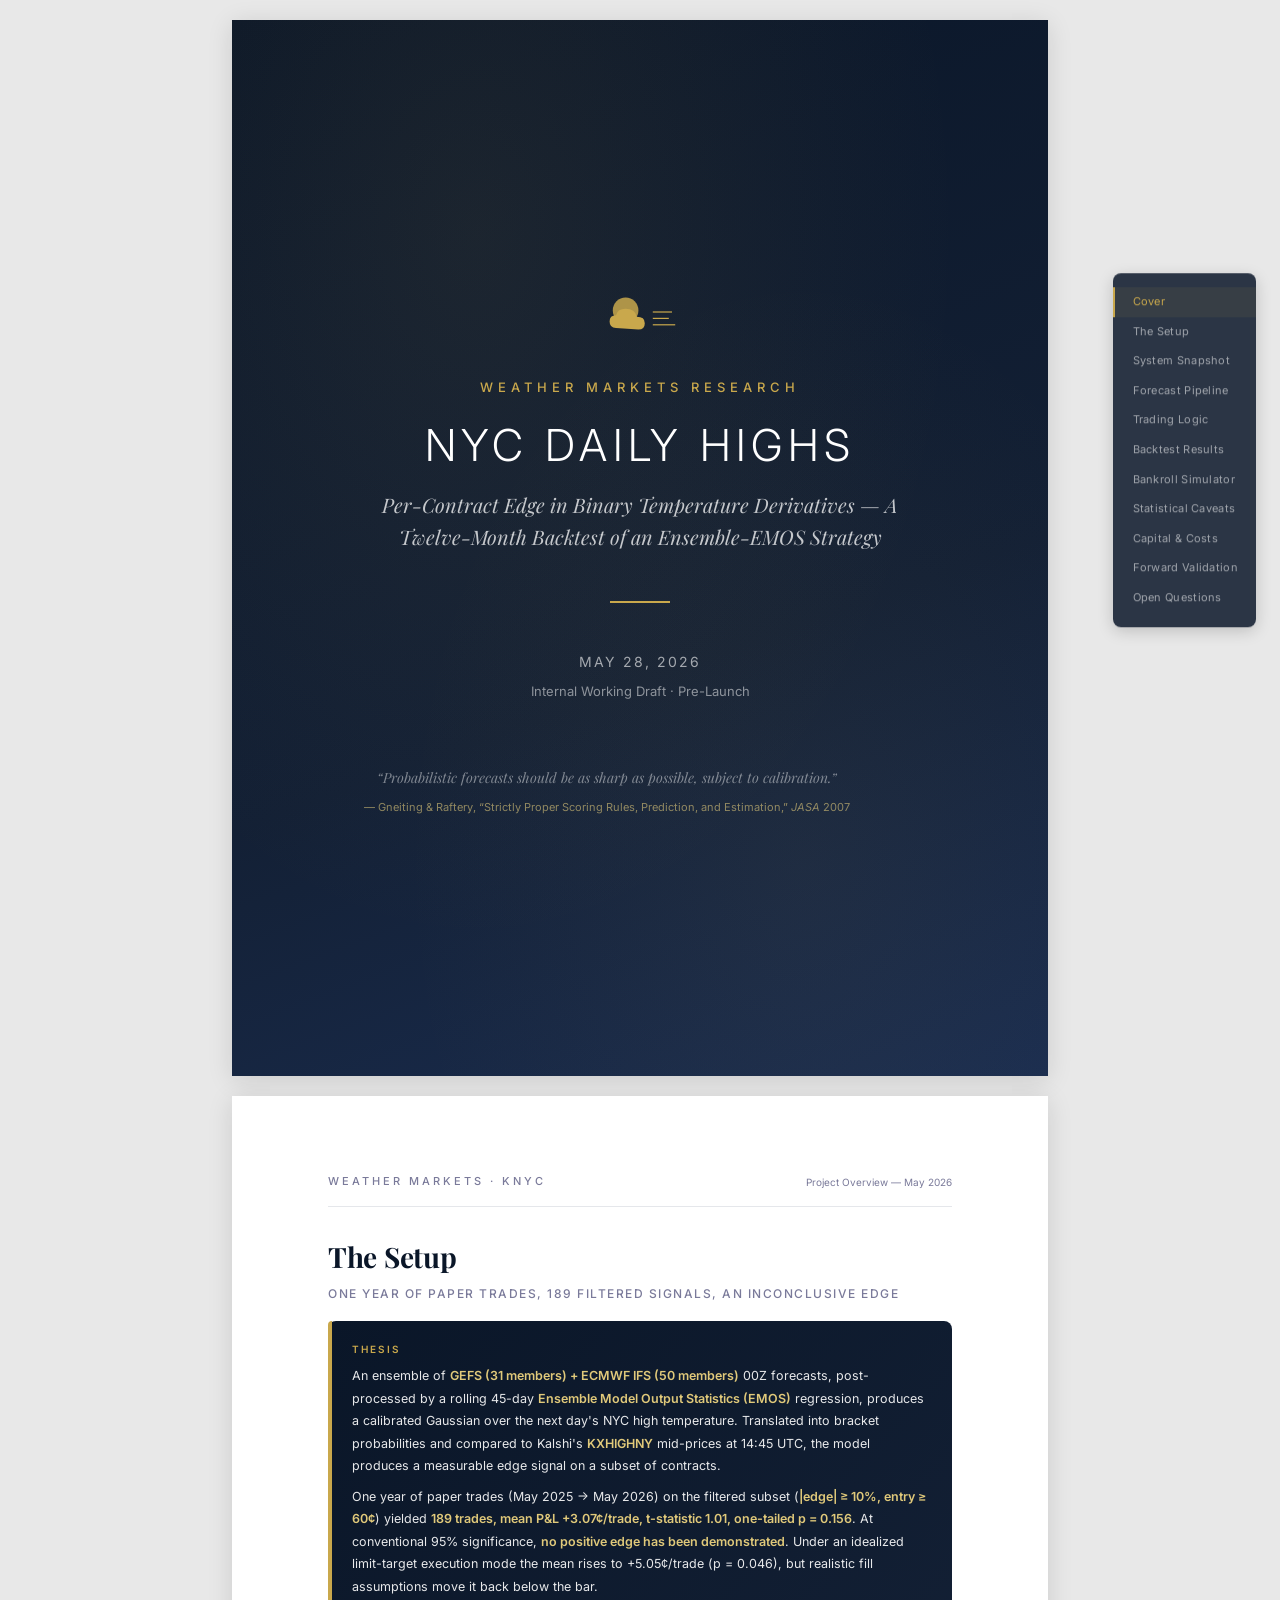
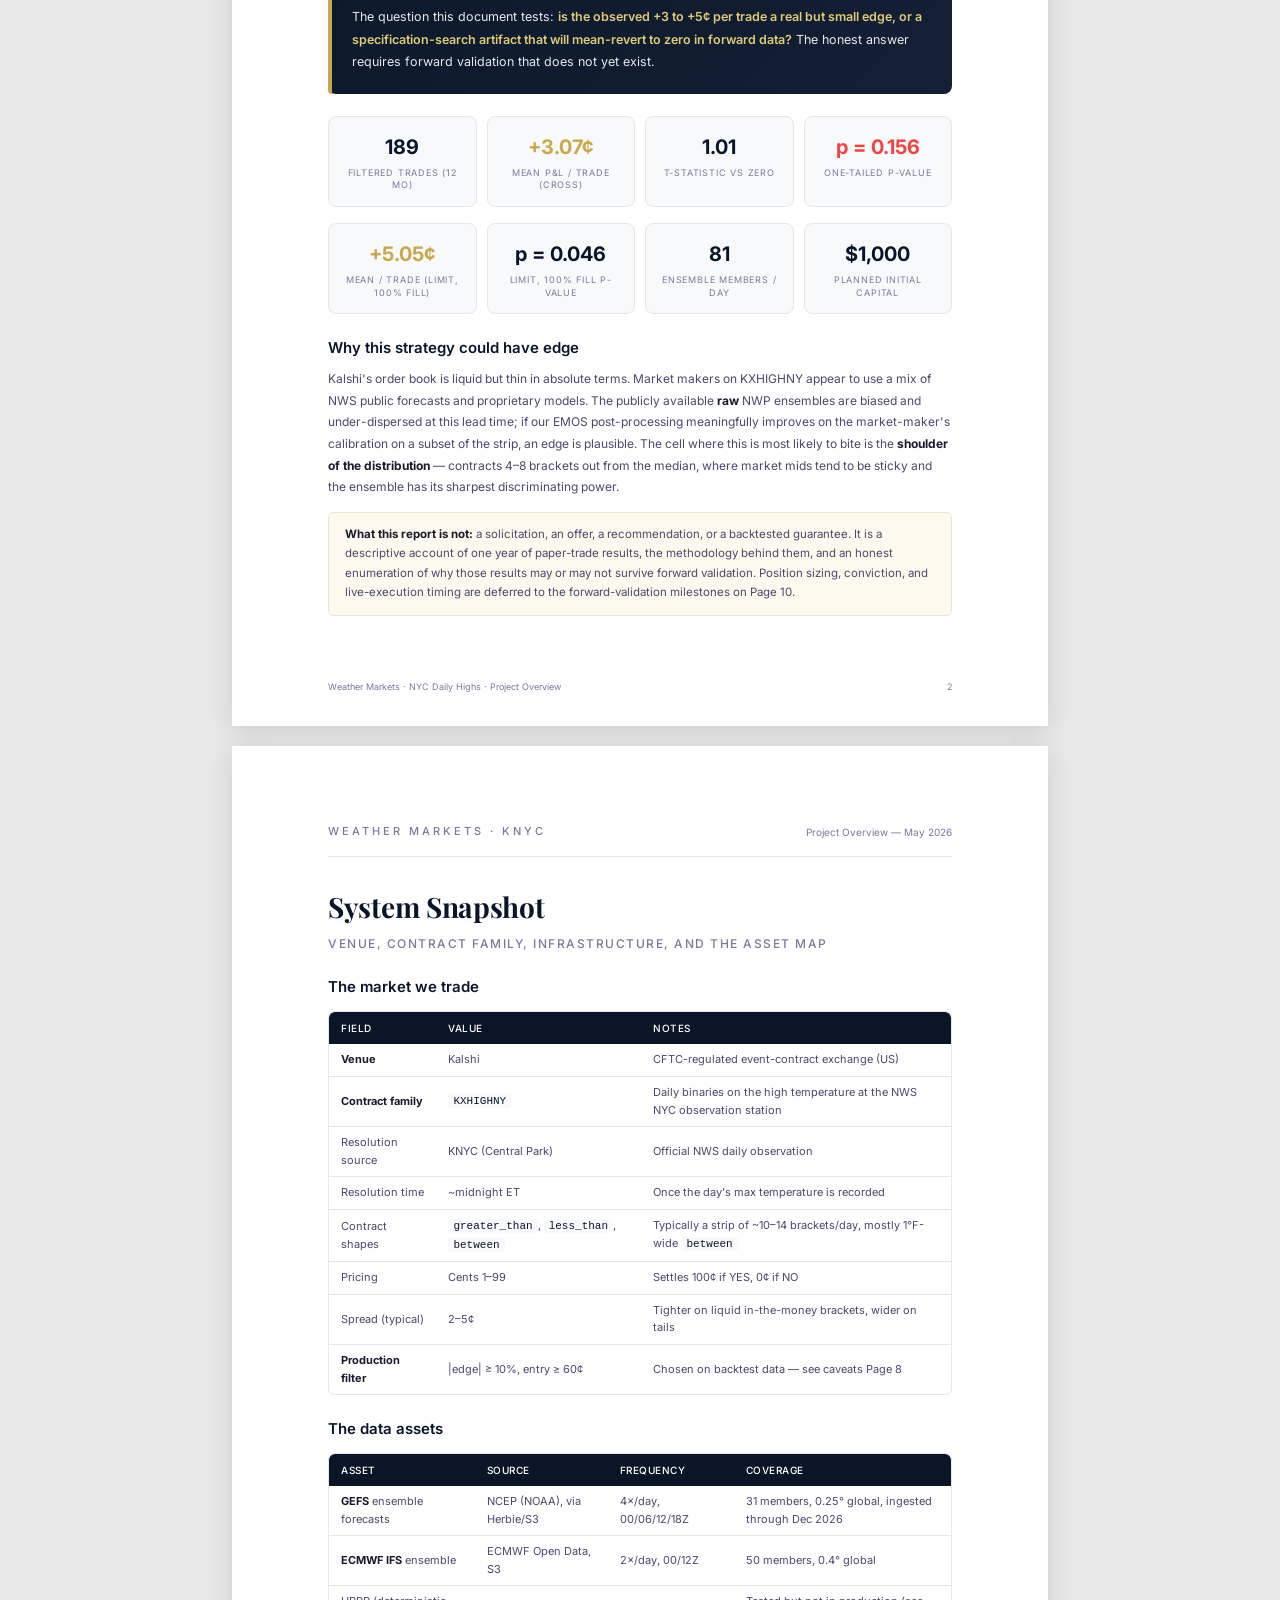
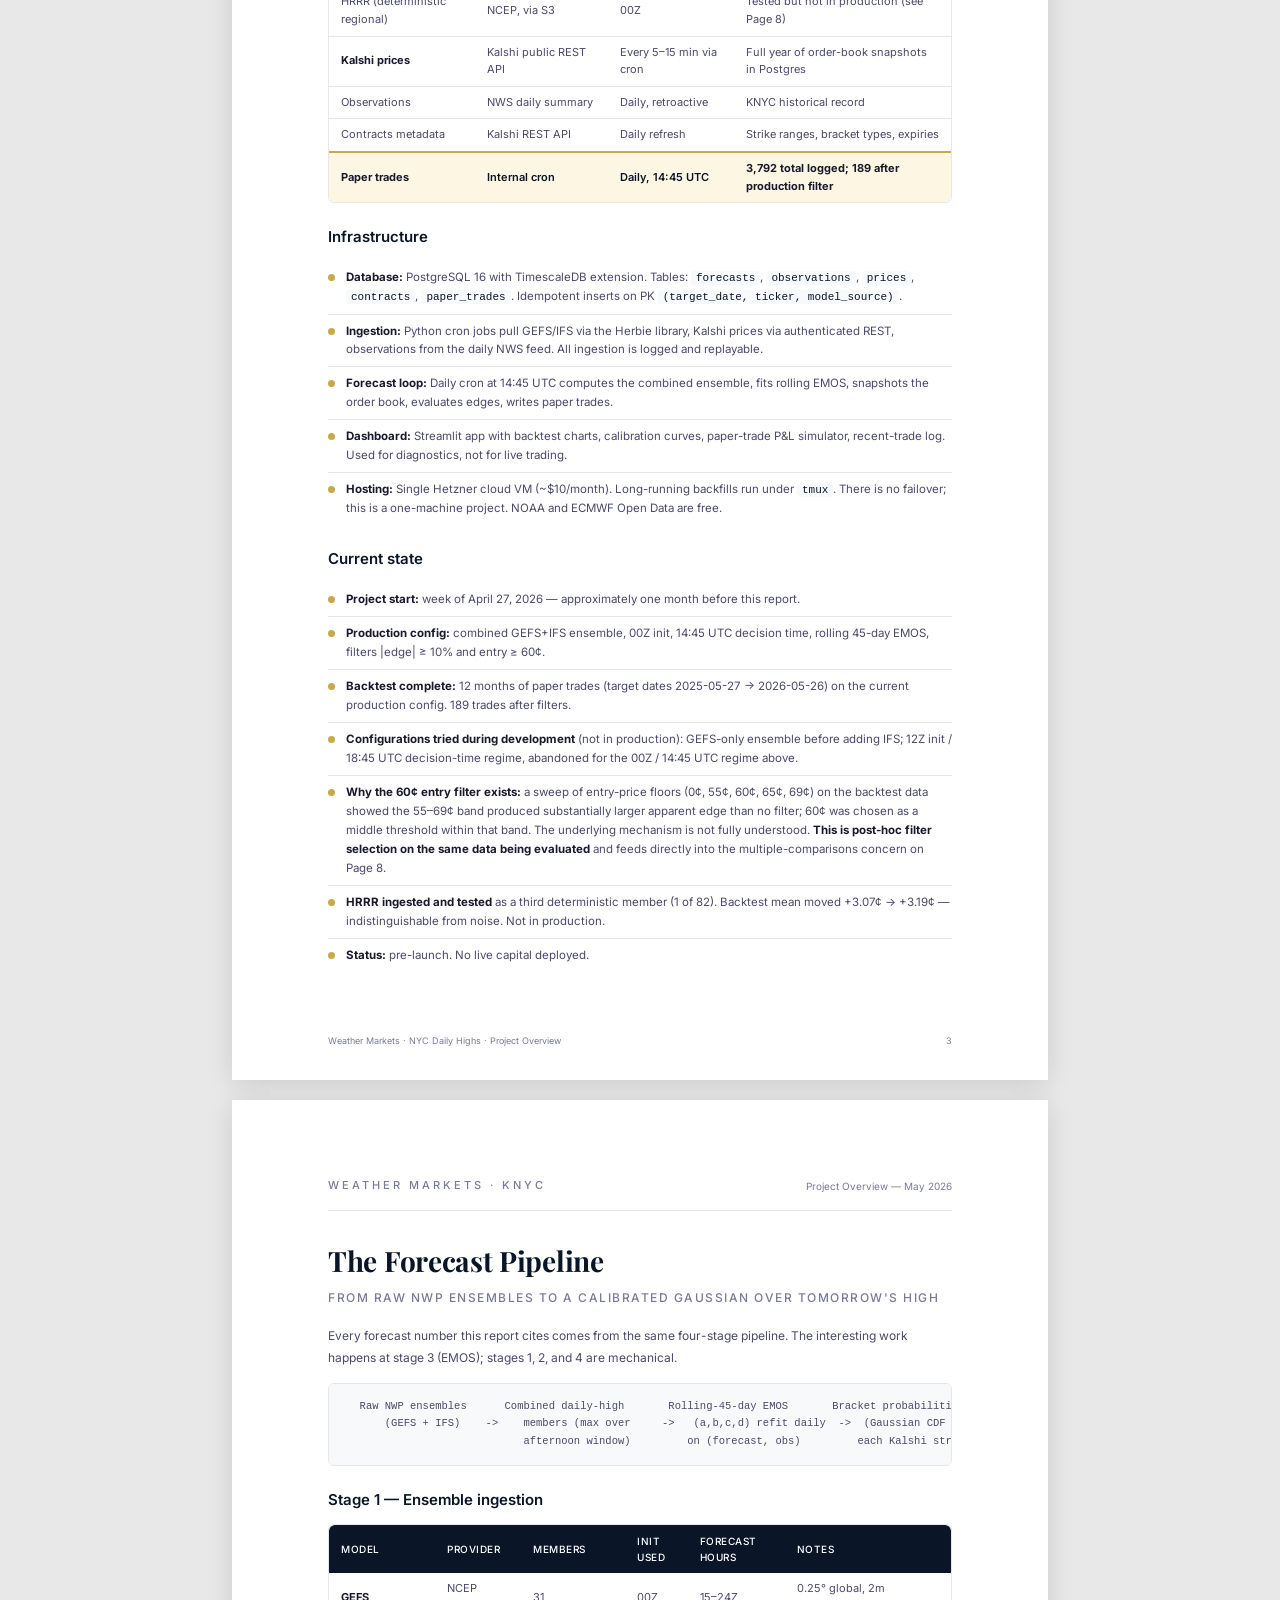
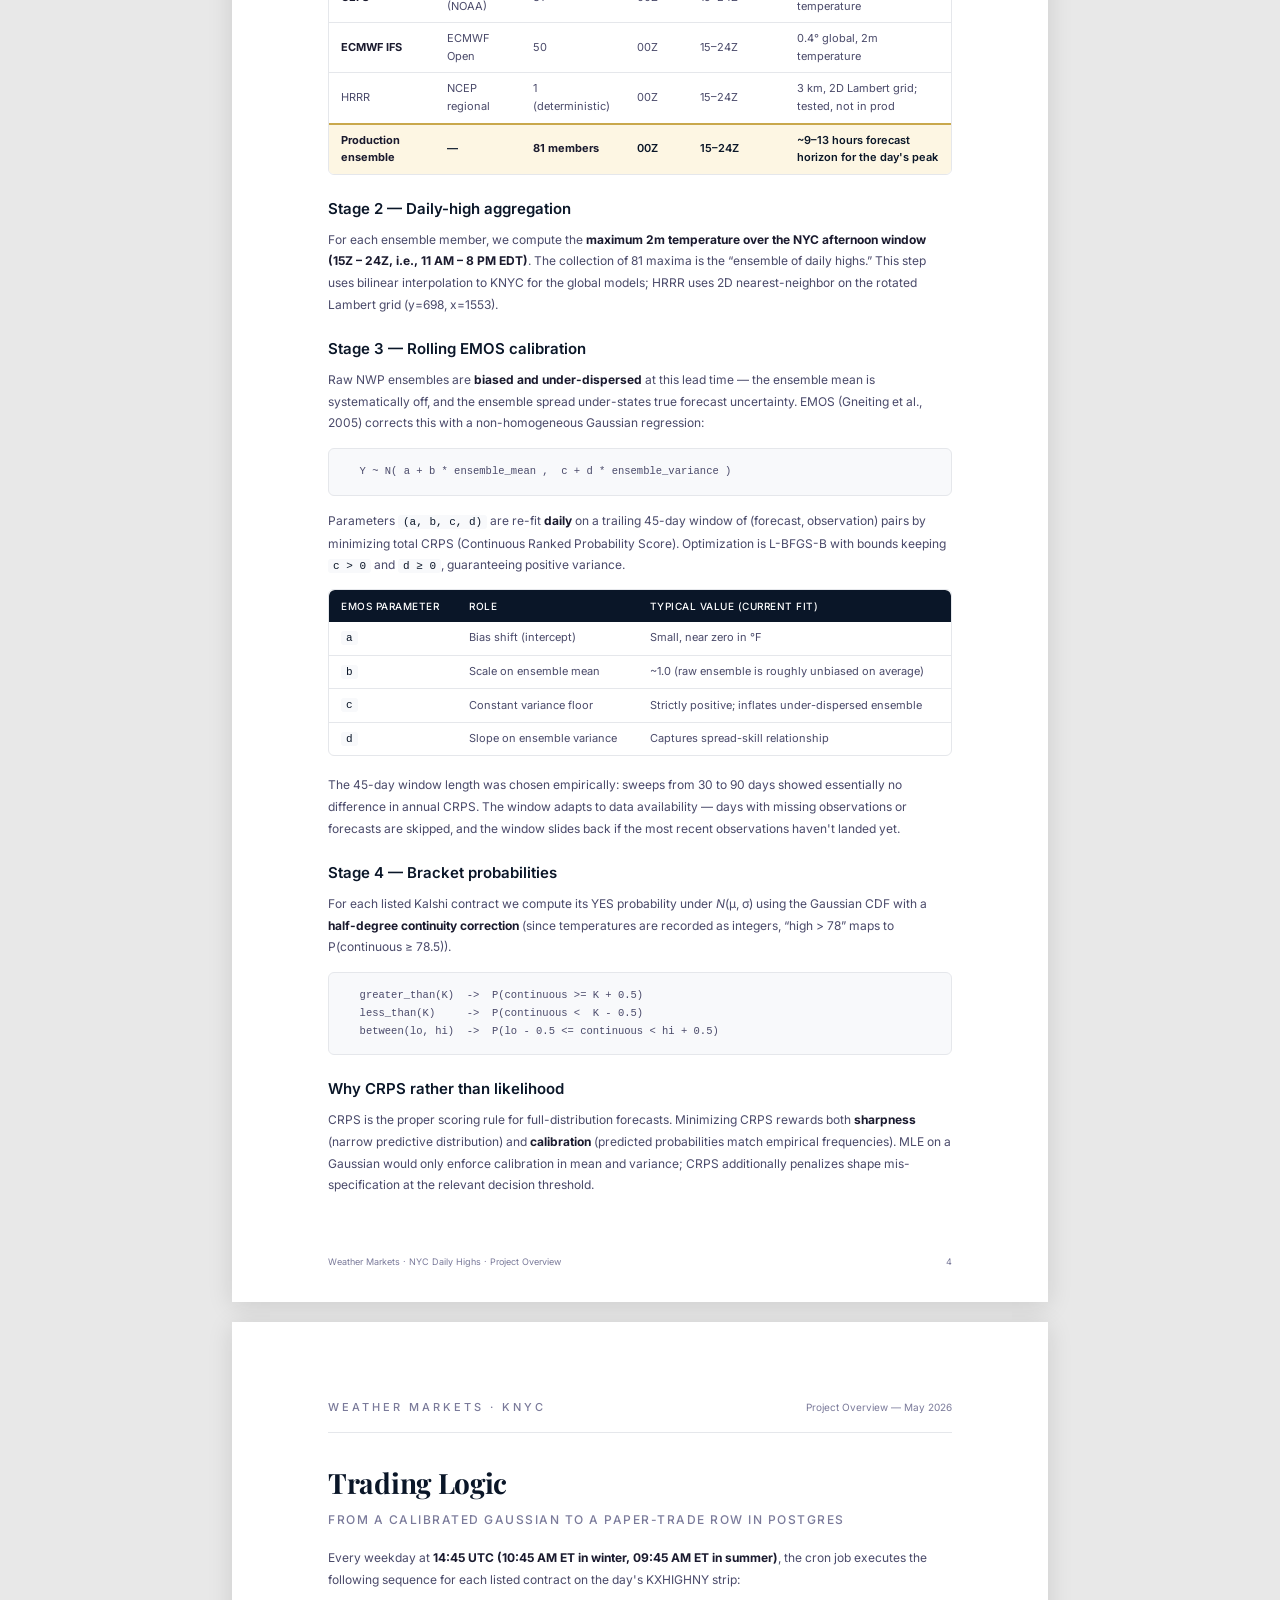
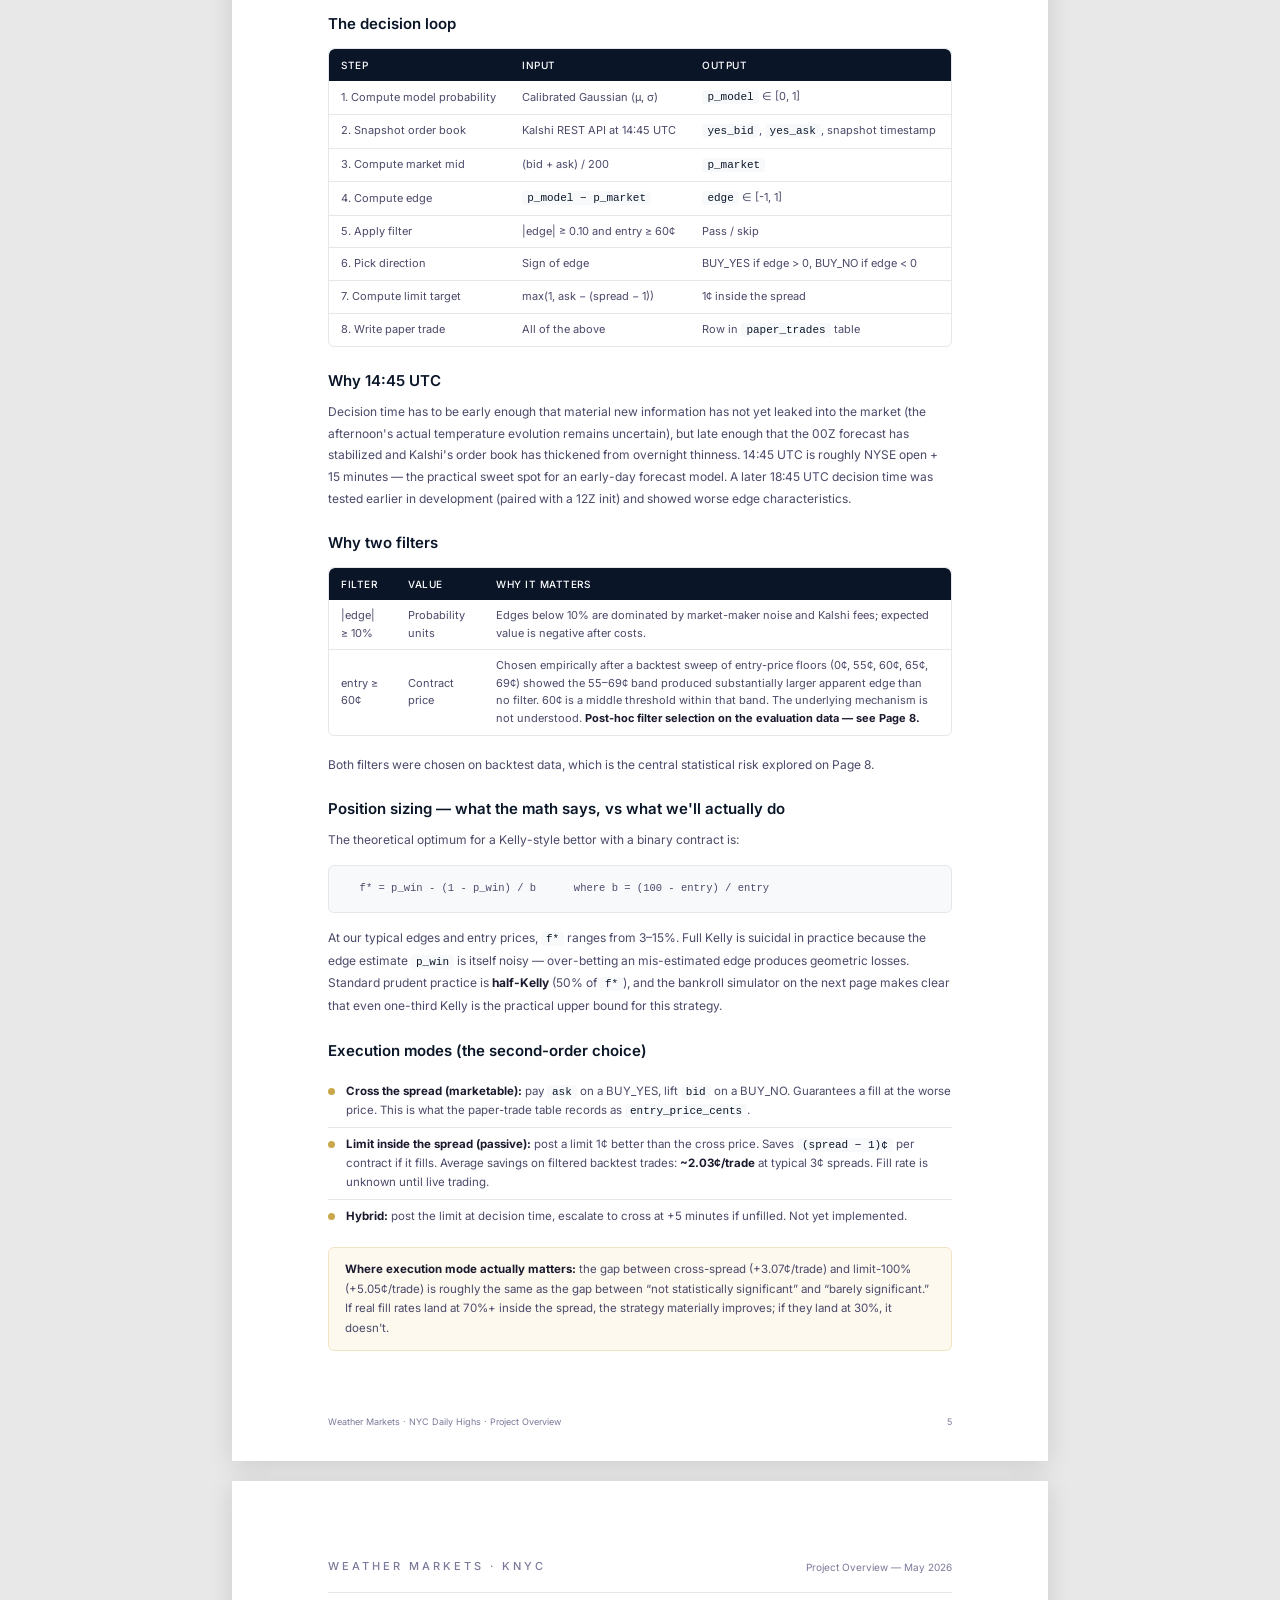
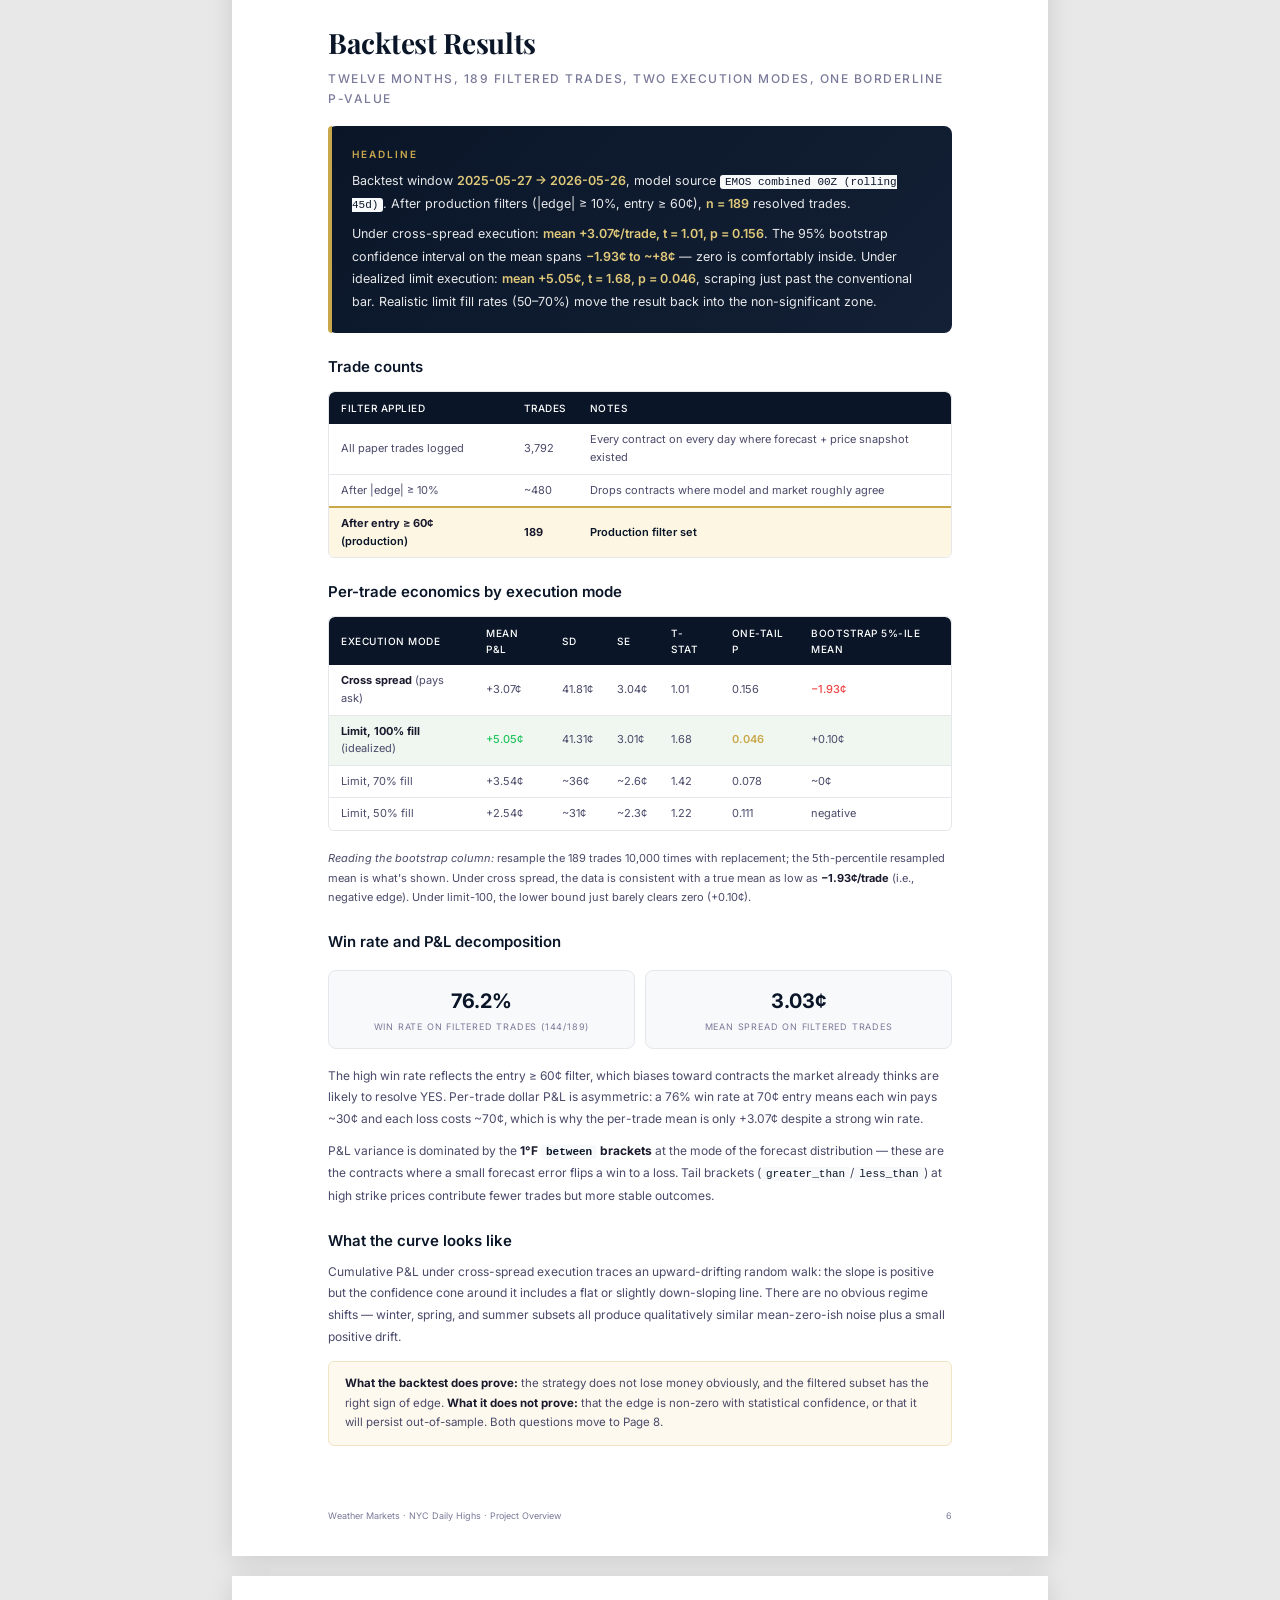
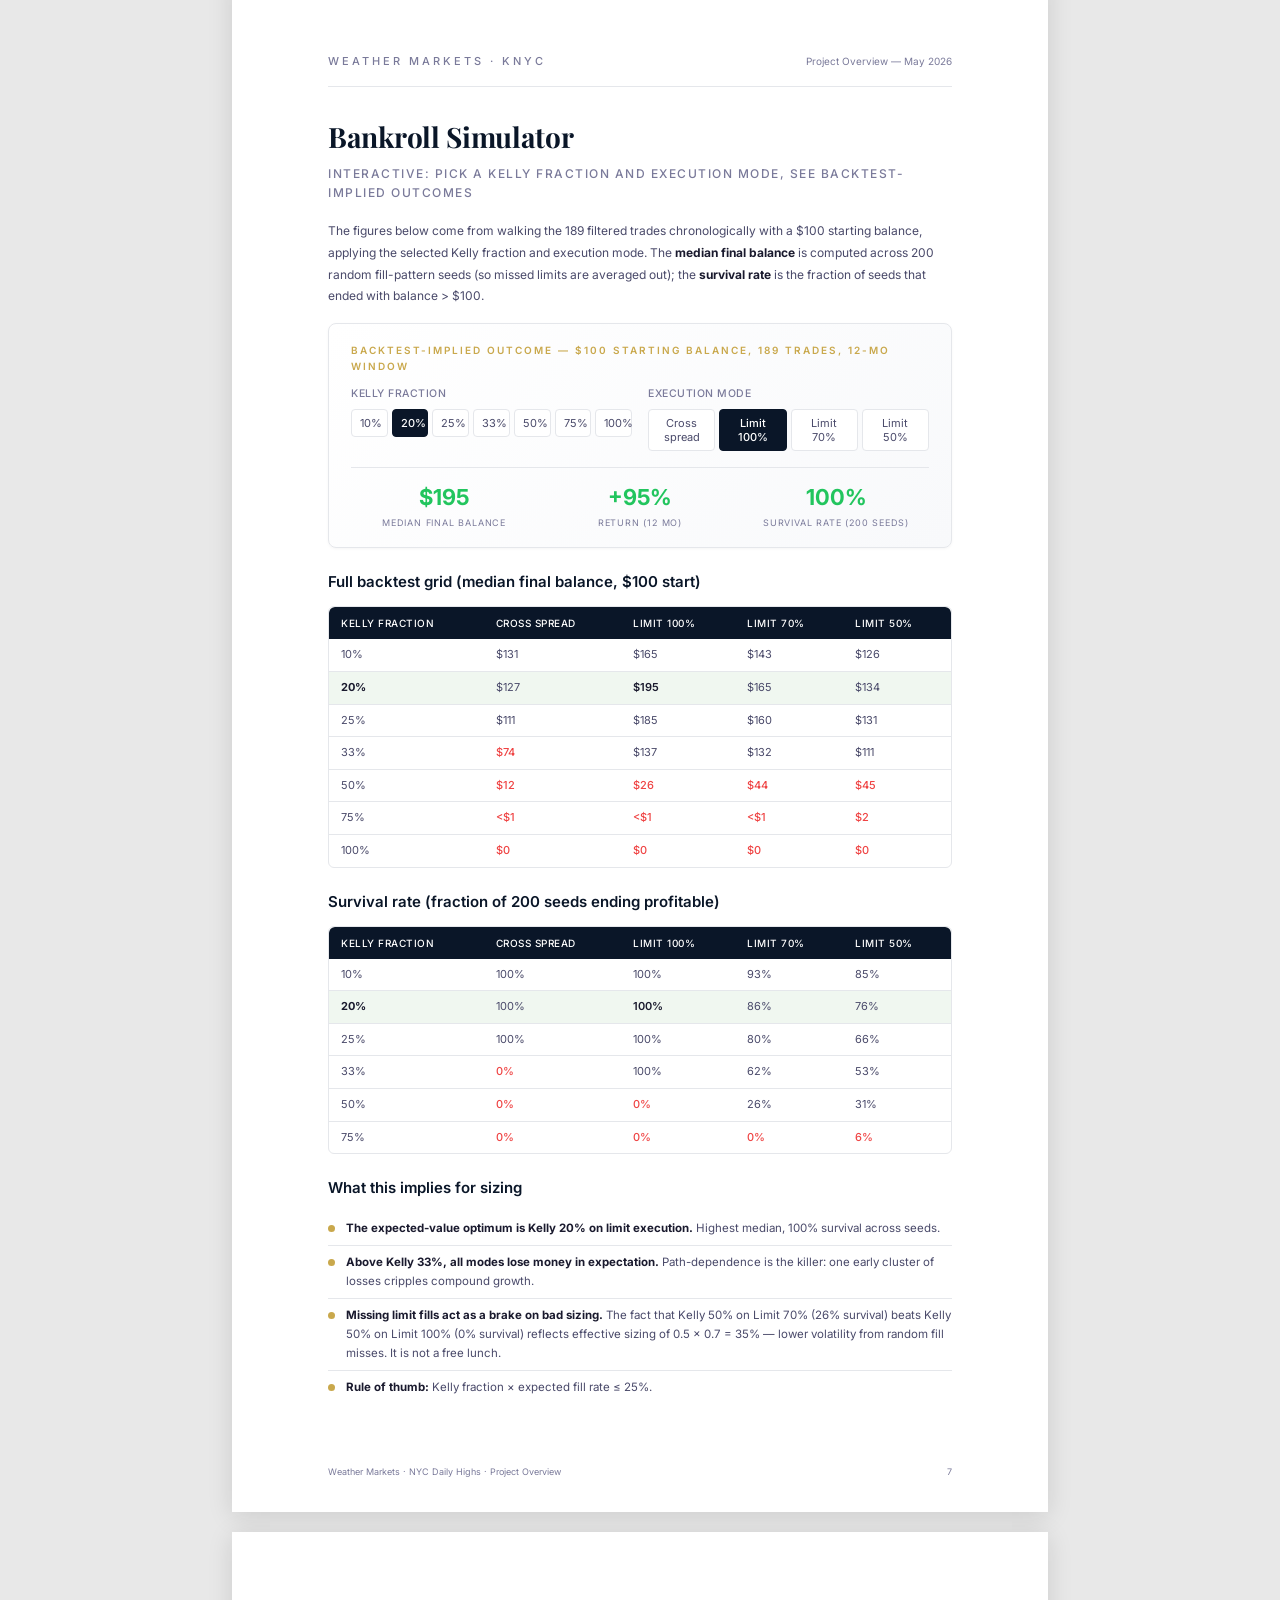
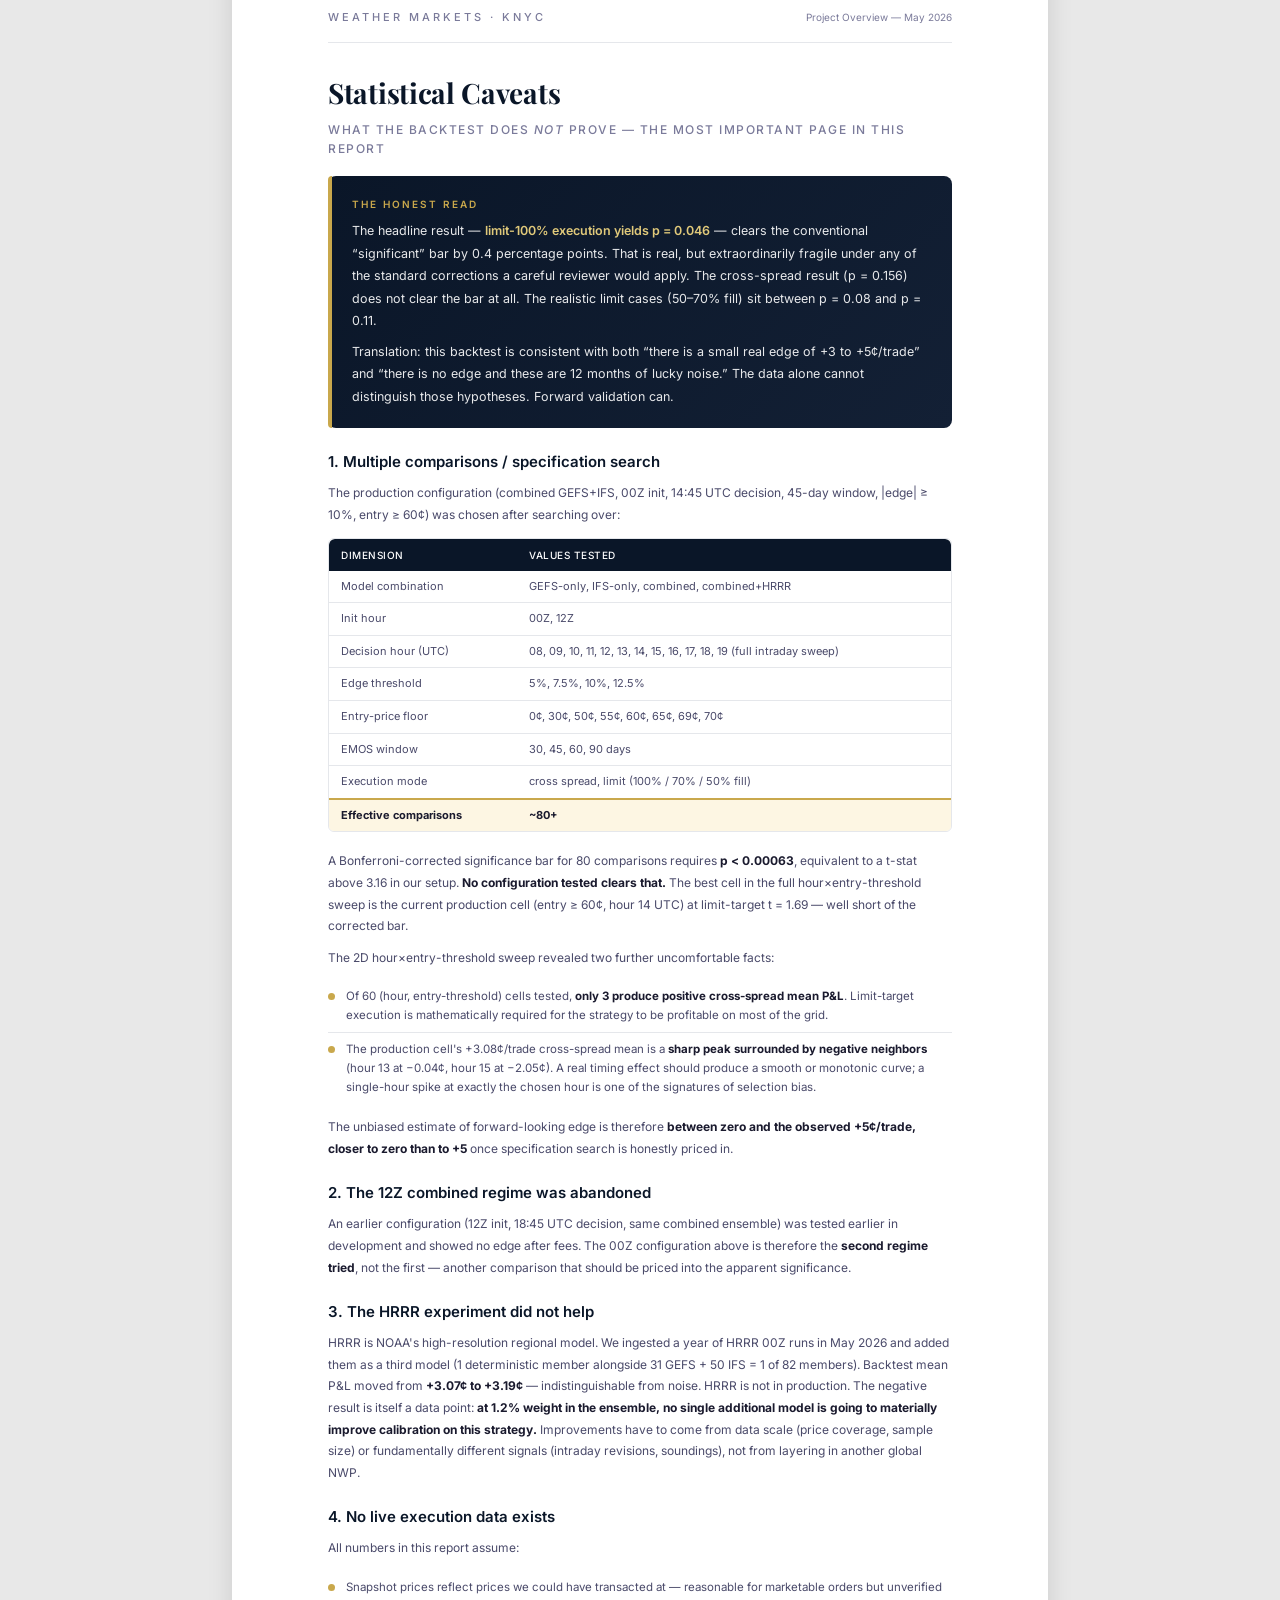
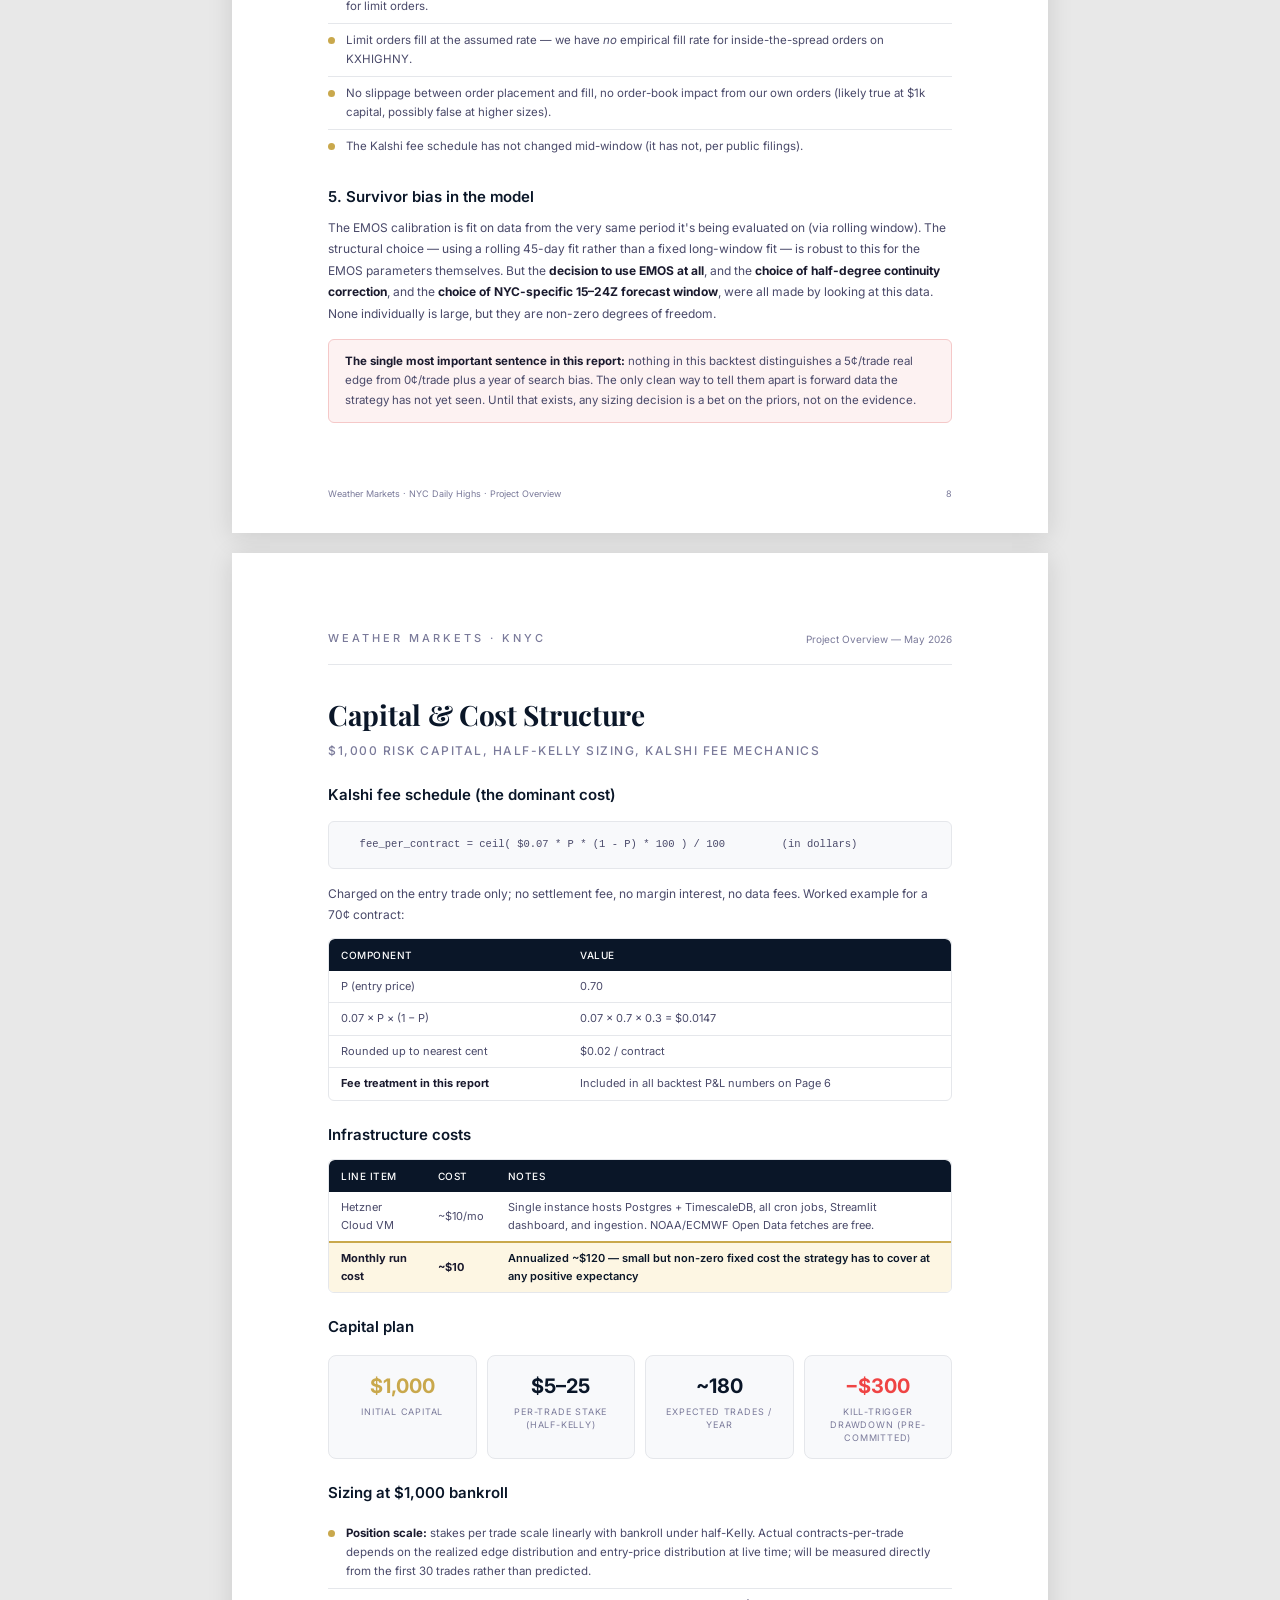
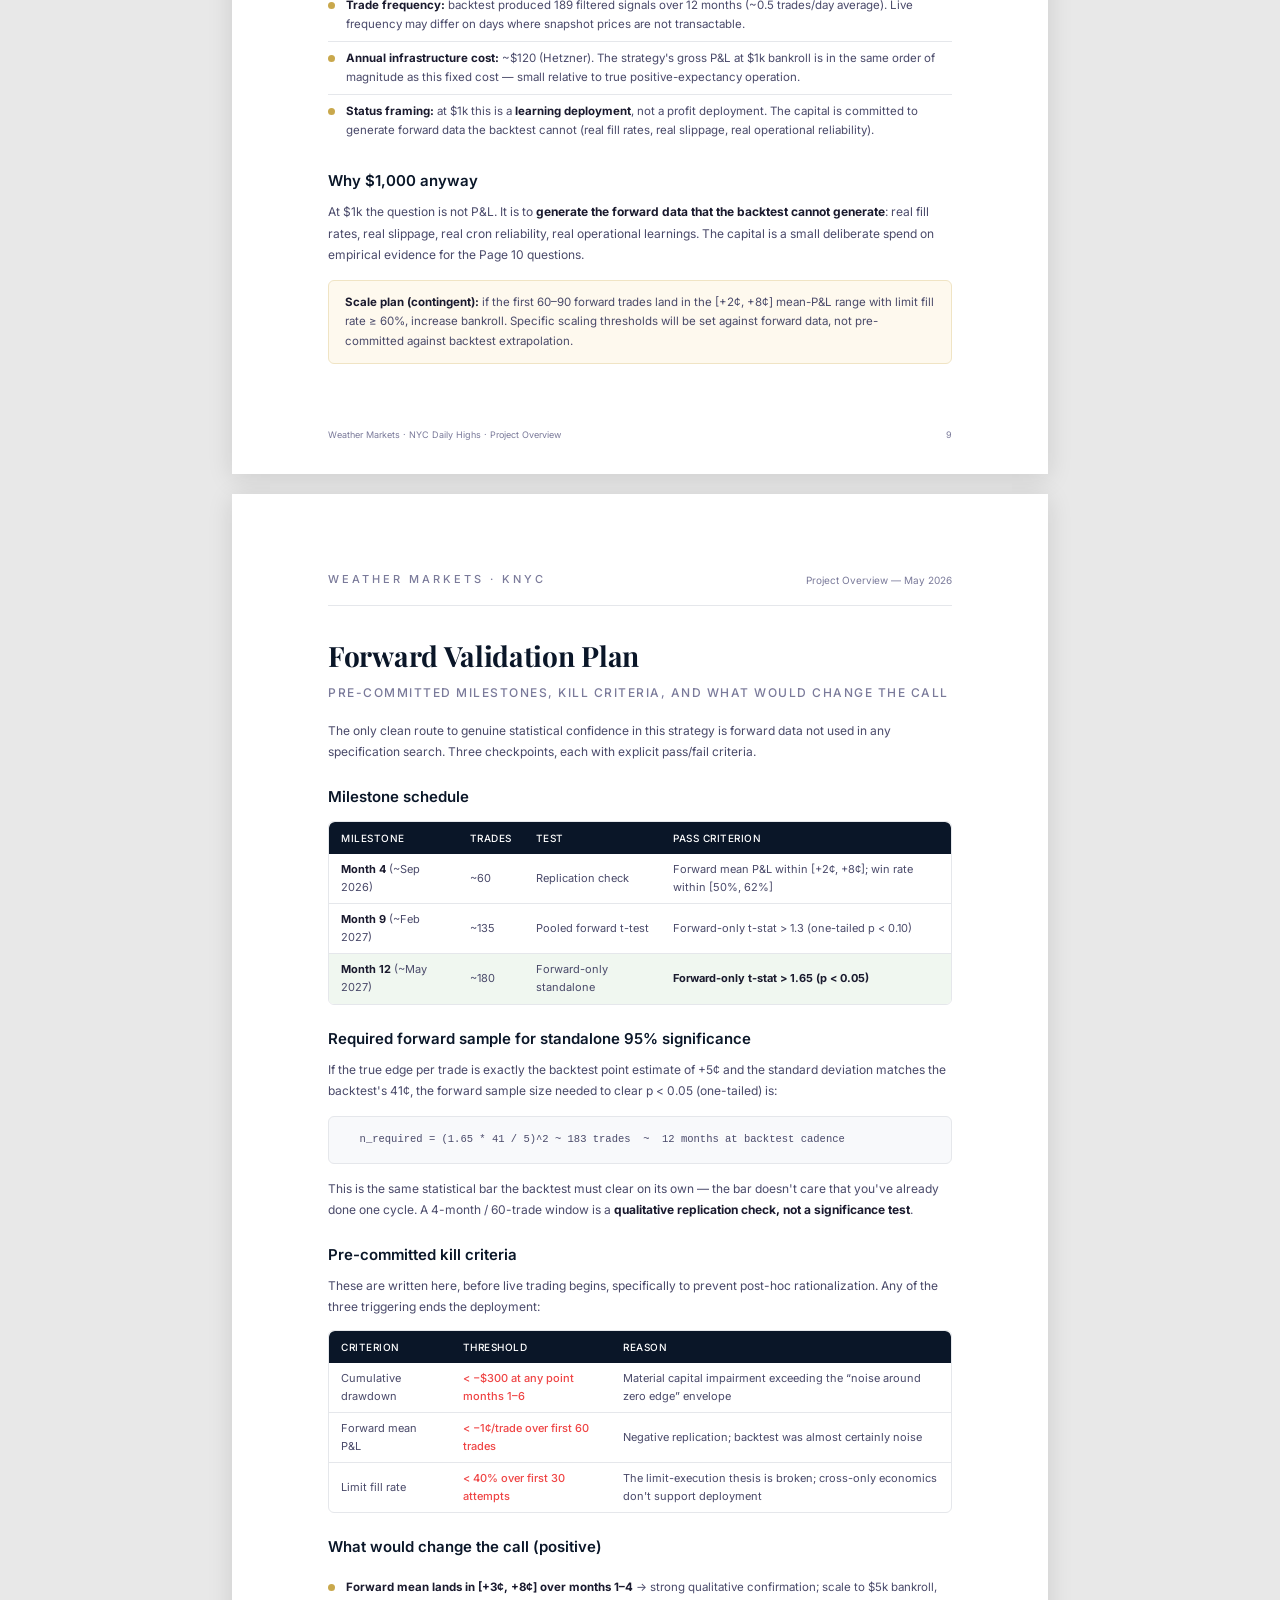
<file: Weather_Trading_Overview_May2026.html>
<!DOCTYPE html>
<html lang="en">
<head>
<meta charset="UTF-8">
<meta name="viewport" content="width=device-width, initial-scale=1.0">
<title>NYC Weather Markets &mdash; Project Overview &mdash; May 2026</title>
<style>
  @import url('https://fonts.googleapis.com/css2?family=Inter:wght@300;400;500;600;700&family=Playfair+Display:ital,wght@0,400;0,600;0,700;1,400&display=swap');

  :root {
    --navy: #0a1628;
    --dark-blue: #132035;
    --accent-gold: #c9a84c;
    --accent-gold-light: #e0c97a;
    --text-primary: #1a1a2e;
    --text-secondary: #4a4a6a;
    --text-light: #7a7a9a;
    --bg-white: #ffffff;
    --bg-light: #f8f9fb;
    --border-light: #e5e7eb;
    --green: #22c55e;
    --red: #ef4444;
  }

  * { margin: 0; padding: 0; box-sizing: border-box; }
  @page { size: letter; margin: 0; }

  body {
    font-family: 'Inter', -apple-system, BlinkMacSystemFont, sans-serif;
    color: var(--text-primary);
    background: #e8e8e8;
    line-height: 1.6;
    -webkit-font-smoothing: antialiased;
  }

  .page {
    width: 8.5in;
    min-height: 11in;
    margin: 20px auto;
    background: var(--bg-white);
    box-shadow: 0 4px 24px rgba(0,0,0,0.12);
    position: relative;
    overflow: hidden;
  }

  /* ===== COVER ===== */
  .cover {
    display: flex;
    flex-direction: column;
    justify-content: center;
    align-items: center;
    min-height: 11in;
    background: linear-gradient(160deg, var(--navy) 0%, var(--dark-blue) 60%, #1a2d50 100%);
    color: white;
    text-align: center;
    padding: 2in 1.2in;
    position: relative;
  }

  .cover::before {
    content: '';
    position: absolute;
    top: 0; left: 0; right: 0; bottom: 0;
    background: radial-gradient(ellipse at 30% 20%, rgba(201,168,76,0.08) 0%, transparent 60%),
                radial-gradient(ellipse at 70% 80%, rgba(201,168,76,0.05) 0%, transparent 50%);
  }

  .cover-content { position: relative; z-index: 1; }

  .cover .project-label {
    font-size: 13px;
    letter-spacing: 5px;
    text-transform: uppercase;
    color: var(--accent-gold);
    margin-bottom: 12px;
    font-weight: 500;
  }

  .cover h1 {
    font-family: 'Inter', sans-serif;
    font-size: 44px;
    font-weight: 300;
    margin-bottom: 8px;
    letter-spacing: 0.12em;
    text-transform: uppercase;
  }

  .cover .subtitle {
    font-family: 'Playfair Display', serif;
    font-size: 20px;
    font-weight: 400;
    color: rgba(255,255,255,0.75);
    margin-bottom: 48px;
    font-style: italic;
  }

  .cover .divider {
    width: 60px;
    height: 2px;
    background: var(--accent-gold);
    margin: 0 auto 48px;
  }

  .cover .date {
    font-size: 14px;
    color: rgba(255,255,255,0.6);
    letter-spacing: 2px;
    text-transform: uppercase;
  }

  .cover .author {
    font-size: 13px;
    color: rgba(255,255,255,0.5);
    margin-top: 8px;
  }

  .cover-quote {
    margin-top: 64px;
    max-width: 520px;
    font-family: 'Playfair Display', serif;
    font-style: italic;
    font-size: 14px;
    line-height: 1.7;
    color: rgba(255,255,255,0.45);
  }

  .cover-quote .attribution {
    font-family: 'Inter', sans-serif;
    font-style: normal;
    font-size: 11px;
    margin-top: 8px;
    color: var(--accent-gold-light);
    opacity: 0.6;
  }

  /* ===== CONTENT PAGES ===== */
  .content-page {
    padding: 0.8in 1in 1in;
    min-height: 11in;
    position: relative;
  }

  .page-header {
    display: flex;
    justify-content: space-between;
    align-items: center;
    padding-bottom: 16px;
    border-bottom: 1px solid var(--border-light);
    margin-bottom: 28px;
  }

  .page-header .project-name {
    font-size: 11px;
    letter-spacing: 3px;
    text-transform: uppercase;
    color: var(--text-light);
    font-weight: 500;
  }

  .page-header .report-type {
    font-size: 10px;
    color: var(--text-light);
  }

  /* ===== TYPOGRAPHY ===== */
  h2 {
    font-family: 'Playfair Display', serif;
    font-size: 28px;
    font-weight: 700;
    color: var(--navy);
    margin-bottom: 4px;
    letter-spacing: -0.3px;
  }

  .section-subtitle {
    font-size: 12px;
    color: var(--text-light);
    letter-spacing: 1.5px;
    text-transform: uppercase;
    margin-bottom: 18px;
    font-weight: 500;
  }

  h3 {
    font-size: 15px;
    font-weight: 600;
    color: var(--navy);
    margin: 22px 0 8px;
  }

  p {
    font-size: 12px;
    line-height: 1.8;
    color: var(--text-secondary);
    margin-bottom: 10px;
  }

  strong { color: var(--text-primary); }
  code {
    font-family: 'SF Mono', Menlo, Consolas, monospace;
    background: var(--bg-light);
    padding: 1px 5px;
    border-radius: 3px;
    font-size: 11px;
    color: var(--navy);
  }

  /* ===== THESIS BOX ===== */
  .thesis-box {
    background: linear-gradient(135deg, var(--navy) 0%, var(--dark-blue) 100%);
    border-radius: 8px;
    padding: 20px 24px;
    margin: 16px 0 22px;
    position: relative;
  }

  .thesis-box::before {
    content: '';
    position: absolute;
    top: 0; left: 0; bottom: 0;
    width: 4px;
    background: var(--accent-gold);
    border-radius: 8px 0 0 8px;
  }

  .thesis-box .thesis-label {
    font-size: 10px;
    letter-spacing: 2px;
    text-transform: uppercase;
    color: var(--accent-gold);
    margin-bottom: 8px;
    font-weight: 600;
  }

  .thesis-box p {
    color: rgba(255,255,255,0.9);
    font-size: 12.5px;
    line-height: 1.8;
    margin-bottom: 0;
  }

  .thesis-box p + p { margin-top: 8px; }

  .thesis-box p strong {
    color: var(--accent-gold-light);
    font-weight: 600;
  }

  /* ===== STAT CARDS ===== */
  .stat-row {
    display: grid;
    grid-template-columns: repeat(4, 1fr);
    gap: 10px;
    margin: 16px 0;
  }

  .stat-row.three-col { grid-template-columns: repeat(3, 1fr); }
  .stat-row.two-col { grid-template-columns: repeat(2, 1fr); }

  .stat-card {
    background: var(--bg-light);
    border: 1px solid var(--border-light);
    border-radius: 8px;
    padding: 14px 10px;
    text-align: center;
  }

  .stat-card .stat-value {
    font-size: 20px;
    font-weight: 700;
    color: var(--navy);
    margin-bottom: 4px;
  }

  .stat-card .stat-value.negative { color: var(--red); }
  .stat-card .stat-value.gold { color: var(--accent-gold); }
  .stat-card .stat-value.green { color: var(--green); }

  .stat-card .stat-label {
    font-size: 9px;
    text-transform: uppercase;
    letter-spacing: 0.8px;
    color: var(--text-light);
    line-height: 1.4;
  }

  /* ===== BLOCKQUOTE ===== */
  blockquote {
    margin: 14px 0;
    padding: 14px 22px;
    background: var(--bg-light);
    border-left: 3px solid var(--accent-gold);
    border-radius: 0 6px 6px 0;
  }

  blockquote p {
    font-family: 'Playfair Display', serif;
    font-style: italic;
    font-size: 12.5px;
    color: var(--text-secondary);
    margin-bottom: 4px;
  }

  blockquote .attribution {
    font-family: 'Inter', sans-serif;
    font-style: normal;
    font-size: 10px;
    color: var(--text-light);
  }

  /* ===== TABLES ===== */
  table {
    width: 100%;
    border-collapse: collapse;
    margin: 12px 0 18px;
    font-size: 11px;
  }

  thead th {
    background: var(--navy);
    color: white;
    font-weight: 500;
    padding: 8px 12px;
    text-align: left;
    font-size: 10px;
    letter-spacing: 0.5px;
    text-transform: uppercase;
  }

  thead th:first-child { border-radius: 6px 0 0 0; }
  thead th:last-child { border-radius: 0 6px 0 0; }

  tbody td {
    padding: 7px 12px;
    border-bottom: 1px solid var(--border-light);
    color: var(--text-secondary);
  }

  tbody tr:last-child td { border-bottom: none; }

  tbody tr.total-row td {
    background: #fdf6e3;
    font-weight: 600;
    color: var(--navy);
    border-top: 2px solid var(--accent-gold);
  }

  tbody tr.highlight-row td {
    background: #f0f7f0;
  }

  .table-wrap {
    border: 1px solid var(--border-light);
    border-radius: 6px;
    overflow: hidden;
    margin: 12px 0 18px;
  }

  .table-wrap table { margin: 0; }

  .positive { color: var(--green); font-weight: 500; }
  .negative { color: var(--red); font-weight: 500; }
  .highlight { color: var(--accent-gold); font-weight: 600; }
  .bold { font-weight: 600; color: var(--text-primary); }

  /* ===== SIGNAL LIST ===== */
  .signal-list {
    margin: 12px 0;
    padding: 0;
    list-style: none;
  }

  .signal-list li {
    padding: 7px 0 7px 18px;
    font-size: 11.5px;
    color: var(--text-secondary);
    position: relative;
    border-bottom: 1px solid var(--border-light);
    line-height: 1.65;
  }

  .signal-list li:last-child { border-bottom: none; }

  .signal-list li::before {
    content: '';
    position: absolute;
    left: 0;
    top: 13px;
    width: 7px;
    height: 7px;
    background: var(--accent-gold);
    border-radius: 50%;
  }

  .signal-list li strong { color: var(--text-primary); }

  /* ===== CALLOUT NOTE ===== */
  .callout-note {
    background: #fef9ee;
    border: 1px solid #f0e4c4;
    border-radius: 6px;
    padding: 12px 16px;
    margin: 14px 0;
    font-size: 11.5px;
    line-height: 1.7;
    color: var(--text-secondary);
  }

  .callout-note strong { color: var(--text-primary); }

  .callout-note.warning {
    background: #fdf2f2;
    border-color: #f5c8c8;
  }

  /* ===== ASCII PIPELINE ===== */
  .pipeline {
    font-family: 'SF Mono', Menlo, Consolas, monospace;
    background: var(--bg-light);
    border: 1px solid var(--border-light);
    border-radius: 6px;
    padding: 14px 18px;
    font-size: 10.5px;
    line-height: 1.7;
    color: var(--text-secondary);
    margin: 14px 0;
    white-space: pre;
    overflow-x: auto;
  }

  /* ===== INTERACTIVE SIMULATOR ===== */
  .simulator {
    background: linear-gradient(135deg, #ffffff 0%, var(--bg-light) 100%);
    border: 1px solid var(--border-light);
    border-radius: 8px;
    padding: 18px 22px;
    margin: 16px 0 22px;
    box-shadow: 0 1px 3px rgba(0,0,0,0.04);
  }

  .simulator-label {
    font-size: 10px;
    letter-spacing: 2px;
    text-transform: uppercase;
    color: var(--accent-gold);
    font-weight: 600;
    margin-bottom: 12px;
  }

  .simulator-controls {
    display: grid;
    grid-template-columns: 1fr 1fr;
    gap: 16px;
    margin-bottom: 16px;
  }

  .sim-control label {
    display: block;
    font-size: 10.5px;
    color: var(--text-light);
    text-transform: uppercase;
    letter-spacing: 0.5px;
    margin-bottom: 6px;
    font-weight: 500;
  }

  .sim-buttons {
    display: flex;
    gap: 4px;
    flex-wrap: wrap;
  }

  .sim-btn {
    flex: 1;
    min-width: 0;
    border: 1px solid var(--border-light);
    background: white;
    padding: 6px 8px;
    font-family: 'Inter', sans-serif;
    font-size: 11px;
    color: var(--text-secondary);
    cursor: pointer;
    border-radius: 4px;
    transition: all 0.15s ease;
    text-align: center;
  }

  .sim-btn:hover { border-color: var(--accent-gold); color: var(--navy); }
  .sim-btn.active {
    background: var(--navy);
    border-color: var(--navy);
    color: white;
    font-weight: 500;
  }

  .sim-output {
    display: grid;
    grid-template-columns: repeat(3, 1fr);
    gap: 10px;
    padding-top: 12px;
    border-top: 1px solid var(--border-light);
  }

  .sim-stat {
    text-align: center;
  }

  .sim-stat-value {
    font-size: 22px;
    font-weight: 700;
    color: var(--navy);
    margin-bottom: 2px;
    transition: color 0.2s ease;
  }

  .sim-stat-value.positive { color: var(--green); }
  .sim-stat-value.negative { color: var(--red); }

  .sim-stat-label {
    font-size: 9px;
    text-transform: uppercase;
    letter-spacing: 0.8px;
    color: var(--text-light);
    line-height: 1.4;
  }

  /* ===== DISCLAIMER ===== */
  .disclaimer {
    margin-top: 28px;
    padding-top: 14px;
    border-top: 1px solid var(--border-light);
    font-size: 9px;
    color: var(--text-light);
    line-height: 1.7;
  }

  /* ===== PAGE FOOTER ===== */
  .page-footer {
    position: absolute;
    bottom: 32px;
    left: 1in;
    right: 1in;
    display: flex;
    justify-content: space-between;
    font-size: 9px;
    color: var(--text-light);
  }

  /* ===== FLOATING TOC NAV ===== */
  .toc-nav {
    position: fixed;
    top: 50%;
    right: 1.5rem;
    transform: translateY(-50%);
    z-index: 100;
    background: rgba(10, 22, 40, 0.85);
    padding: 14px 0;
    border-radius: 8px;
    backdrop-filter: blur(10px);
    -webkit-backdrop-filter: blur(10px);
    box-shadow: 0 4px 16px rgba(0,0,0,0.18);
    max-height: 80vh;
    overflow-y: auto;
  }

  .toc-nav a {
    display: block;
    padding: 6px 18px;
    font-family: 'Inter', sans-serif;
    font-size: 11px;
    color: rgba(255,255,255,0.55);
    text-decoration: none;
    transition: all 0.15s ease;
    border-left: 2px solid transparent;
    letter-spacing: 0.3px;
  }

  .toc-nav a:hover {
    color: var(--accent-gold-light);
    background: rgba(255,255,255,0.05);
  }

  .toc-nav a.active {
    color: var(--accent-gold);
    border-left-color: var(--accent-gold);
    background: rgba(201,168,76,0.08);
  }

  /* ===== MOBILE ===== */
  @media (max-width: 1100px) {
    .toc-nav { display: none; }
  }

  @media (max-width: 900px) {
    .page {
      width: 100%;
      min-height: auto;
      margin: 0;
      box-shadow: none;
      border-radius: 0;
    }
    .cover {
      min-height: 100vh;
      padding: 3rem 1.5rem;
    }
    .cover h1 { font-size: 24px; letter-spacing: 0.08em; }
    .cover .subtitle { font-size: 16px; }
    .cover .project-label { font-size: 11px; letter-spacing: 3px; }
    .cover-quote { max-width: 100%; font-size: 13px; }
    .content-page {
      padding: 2rem 1.2rem 2.5rem;
      min-height: auto;
    }
    h2 { font-size: 22px; }
    .stat-row { grid-template-columns: repeat(2, 1fr); gap: 8px; }
    .stat-row.three-col { grid-template-columns: repeat(2, 1fr); }
    .stat-card .stat-value { font-size: 16px; }
    .page-footer { display: none; }
    body { background: var(--bg-white); }
    table { font-size: 9px; }
    td, th { padding: 4px 6px; }
    thead th { padding: 6px; font-size: 8px; }
    .table-wrap { overflow-x: auto; -webkit-overflow-scrolling: touch; }
    .simulator-controls { grid-template-columns: 1fr; }
    .sim-output { grid-template-columns: 1fr; }
    .pipeline { font-size: 9px; }
  }

  @media print {
    .toc-nav { display: none; }
    body { background: white; }
    .page { margin: 0; box-shadow: none; page-break-after: always; }
    .simulator { background: white; }
  }
</style>
</head>
<body>

<!-- ===== FLOATING TABLE OF CONTENTS ===== -->
<nav class="toc-nav" id="tocNav">
  <a href="#cover" data-page="cover">Cover</a>
  <a href="#setup" data-page="setup">The Setup</a>
  <a href="#system" data-page="system">System Snapshot</a>
  <a href="#pipeline" data-page="pipeline">Forecast Pipeline</a>
  <a href="#trading" data-page="trading">Trading Logic</a>
  <a href="#backtest" data-page="backtest">Backtest Results</a>
  <a href="#bankroll" data-page="bankroll">Bankroll Simulator</a>
  <a href="#caveats" data-page="caveats">Statistical Caveats</a>
  <a href="#capital" data-page="capital">Capital &amp; Costs</a>
  <a href="#forward" data-page="forward">Forward Validation</a>
  <a href="#open" data-page="open">Open Questions</a>
</nav>

<!-- =============================== -->
<!-- PAGE 1: COVER -->
<!-- =============================== -->
<div class="page cover" id="cover">
  <div class="cover-content">
    <div style="margin-bottom: 18px;">
      <svg viewBox="0 0 120 90" xmlns="http://www.w3.org/2000/svg" style="width: 96px; height: 72px;">
        <!-- Sun and cloud silhouette in gold -->
        <circle cx="42" cy="38" r="16" fill="#c9a84c" opacity="0.85"/>
        <path d="M 30 60 Q 22 60 22 52 Q 22 44 30 44 Q 32 36 42 36 Q 54 36 56 46 Q 66 46 66 54 Q 66 62 58 62 Z" fill="#c9a84c"/>
        <line x1="76" y1="40" x2="100" y2="40" stroke="#c9a84c" stroke-width="1.5"/>
        <line x1="76" y1="48" x2="96" y2="48" stroke="#c9a84c" stroke-width="1.5"/>
        <line x1="76" y1="56" x2="104" y2="56" stroke="#c9a84c" stroke-width="1.5"/>
      </svg>
    </div>
    <div class="project-label">Weather Markets Research</div>
    <h1>NYC Daily Highs</h1>
    <div class="subtitle">Per-Contract Edge in Binary Temperature Derivatives &mdash; A Twelve-Month Backtest of an Ensemble-EMOS Strategy</div>
    <div class="divider"></div>
    <div class="date">May 28, 2026</div>
    <div class="author">Internal Working Draft &middot; Pre-Launch</div>
    <div class="cover-quote">
      &ldquo;Probabilistic forecasts should be as sharp as possible, subject to calibration.&rdquo;
      <div class="attribution">&mdash; Gneiting &amp; Raftery, &ldquo;Strictly Proper Scoring Rules, Prediction, and Estimation,&rdquo; <em>JASA</em> 2007</div>
    </div>
  </div>
</div>

<!-- =============================== -->
<!-- PAGE 2: THE SETUP -->
<!-- =============================== -->
<div class="page" id="setup">
  <div class="content-page">
    <div class="page-header">
      <span class="project-name">Weather Markets &middot; KNYC</span>
      <span class="report-type">Project Overview &mdash; May 2026</span>
    </div>

    <h2>The Setup</h2>
    <div class="section-subtitle">One year of paper trades, 189 filtered signals, an inconclusive edge</div>

    <div class="thesis-box">
      <div class="thesis-label">Thesis</div>
      <p>An ensemble of <strong>GEFS (31 members) + ECMWF IFS (50 members)</strong> 00Z forecasts, post-processed by a rolling 45-day <strong>Ensemble Model Output Statistics (EMOS)</strong> regression, produces a calibrated Gaussian over the next day's NYC high temperature. Translated into bracket probabilities and compared to Kalshi's <strong>KXHIGHNY</strong> mid-prices at 14:45 UTC, the model produces a measurable edge signal on a subset of contracts.</p>
      <p>One year of paper trades (May 2025 &rarr; May 2026) on the filtered subset (<strong>|edge| &ge; 10%, entry &ge; 60&cent;</strong>) yielded <strong>189 trades, mean P&amp;L +3.07&cent;/trade, t-statistic 1.01, one-tailed p = 0.156</strong>. At conventional 95% significance, <strong>no positive edge has been demonstrated</strong>. Under an idealized limit-target execution mode the mean rises to +5.05&cent;/trade (p = 0.046), but realistic fill assumptions move it back below the bar.</p>
      <p>The question this document tests: <strong>is the observed +3 to +5&cent; per trade a real but small edge, or a specification-search artifact that will mean-revert to zero in forward data?</strong> The honest answer requires forward validation that does not yet exist.</p>
    </div>

    <div class="stat-row">
      <div class="stat-card">
        <div class="stat-value">189</div>
        <div class="stat-label">Filtered Trades (12 mo)</div>
      </div>
      <div class="stat-card">
        <div class="stat-value gold">+3.07&cent;</div>
        <div class="stat-label">Mean P&amp;L / Trade (Cross)</div>
      </div>
      <div class="stat-card">
        <div class="stat-value">1.01</div>
        <div class="stat-label">t-Statistic vs Zero</div>
      </div>
      <div class="stat-card">
        <div class="stat-value negative">p = 0.156</div>
        <div class="stat-label">One-Tailed p-Value</div>
      </div>
    </div>
    <div class="stat-row">
      <div class="stat-card">
        <div class="stat-value gold">+5.05&cent;</div>
        <div class="stat-label">Mean / Trade (Limit, 100% fill)</div>
      </div>
      <div class="stat-card">
        <div class="stat-value">p = 0.046</div>
        <div class="stat-label">Limit, 100% Fill p-Value</div>
      </div>
      <div class="stat-card">
        <div class="stat-value">81</div>
        <div class="stat-label">Ensemble Members / Day</div>
      </div>
      <div class="stat-card">
        <div class="stat-value">$1,000</div>
        <div class="stat-label">Planned Initial Capital</div>
      </div>
    </div>

    <h3>Why this strategy could have edge</h3>
    <p>Kalshi's order book is liquid but thin in absolute terms. Market makers on KXHIGHNY appear to use a mix of NWS public forecasts and proprietary models. The publicly available <strong>raw</strong> NWP ensembles are biased and under-dispersed at this lead time; if our EMOS post-processing meaningfully improves on the market-maker's calibration on a subset of the strip, an edge is plausible. The cell where this is most likely to bite is the <strong>shoulder of the distribution</strong> &mdash; contracts 4&ndash;8 brackets out from the median, where market mids tend to be sticky and the ensemble has its sharpest discriminating power.</p>

    <div class="callout-note">
      <strong>What this report is not:</strong> a solicitation, an offer, a recommendation, or a backtested guarantee. It is a descriptive account of one year of paper-trade results, the methodology behind them, and an honest enumeration of why those results may or may not survive forward validation. Position sizing, conviction, and live-execution timing are deferred to the forward-validation milestones on Page&nbsp;10.
    </div>

  </div>
  <div class="page-footer">
    <span>Weather Markets &middot; NYC Daily Highs &middot; Project Overview</span>
    <span>2</span>
  </div>
</div>

<!-- =============================== -->
<!-- PAGE 3: SYSTEM SNAPSHOT -->
<!-- =============================== -->
<div class="page" id="system">
  <div class="content-page">
    <div class="page-header">
      <span class="project-name">Weather Markets &middot; KNYC</span>
      <span class="report-type">Project Overview &mdash; May 2026</span>
    </div>

    <h2>System Snapshot</h2>
    <div class="section-subtitle">Venue, contract family, infrastructure, and the asset map</div>

    <h3>The market we trade</h3>
    <div class="table-wrap">
      <table>
        <thead>
          <tr><th>Field</th><th>Value</th><th>Notes</th></tr>
        </thead>
        <tbody>
          <tr><td><strong>Venue</strong></td><td>Kalshi</td><td>CFTC-regulated event-contract exchange (US)</td></tr>
          <tr><td><strong>Contract family</strong></td><td><code>KXHIGHNY</code></td><td>Daily binaries on the high temperature at the NWS NYC observation station</td></tr>
          <tr><td>Resolution source</td><td>KNYC (Central Park)</td><td>Official NWS daily observation</td></tr>
          <tr><td>Resolution time</td><td>~midnight ET</td><td>Once the day's max temperature is recorded</td></tr>
          <tr><td>Contract shapes</td><td><code>greater_than</code>, <code>less_than</code>, <code>between</code></td><td>Typically a strip of ~10&ndash;14 brackets/day, mostly 1&deg;F-wide <code>between</code></td></tr>
          <tr><td>Pricing</td><td>Cents 1&ndash;99</td><td>Settles 100&cent; if YES, 0&cent; if NO</td></tr>
          <tr><td>Spread (typical)</td><td>2&ndash;5&cent;</td><td>Tighter on liquid in-the-money brackets, wider on tails</td></tr>
          <tr><td><strong>Production filter</strong></td><td>|edge| &ge; 10%, entry &ge; 60&cent;</td><td>Chosen on backtest data &mdash; see caveats Page&nbsp;8</td></tr>
        </tbody>
      </table>
    </div>

    <h3>The data assets</h3>
    <div class="table-wrap">
      <table>
        <thead>
          <tr><th>Asset</th><th>Source</th><th>Frequency</th><th>Coverage</th></tr>
        </thead>
        <tbody>
          <tr><td><strong>GEFS</strong> ensemble forecasts</td><td>NCEP (NOAA), via Herbie/S3</td><td>4&times;/day, 00/06/12/18Z</td><td>31 members, 0.25&deg; global, ingested through Dec 2026</td></tr>
          <tr><td><strong>ECMWF IFS</strong> ensemble</td><td>ECMWF Open Data, S3</td><td>2&times;/day, 00/12Z</td><td>50 members, 0.4&deg; global</td></tr>
          <tr><td>HRRR (deterministic regional)</td><td>NCEP, via S3</td><td>00Z</td><td>Tested but not in production (see Page&nbsp;8)</td></tr>
          <tr><td><strong>Kalshi prices</strong></td><td>Kalshi public REST API</td><td>Every 5&ndash;15 min via cron</td><td>Full year of order-book snapshots in Postgres</td></tr>
          <tr><td>Observations</td><td>NWS daily summary</td><td>Daily, retroactive</td><td>KNYC historical record</td></tr>
          <tr><td>Contracts metadata</td><td>Kalshi REST API</td><td>Daily refresh</td><td>Strike ranges, bracket types, expiries</td></tr>
          <tr class="total-row"><td><strong>Paper trades</strong></td><td>Internal cron</td><td>Daily, 14:45 UTC</td><td><strong>3,792 total logged; 189 after production filter</strong></td></tr>
        </tbody>
      </table>
    </div>

    <h3>Infrastructure</h3>
    <ul class="signal-list">
      <li><strong>Database:</strong> PostgreSQL 16 with TimescaleDB extension. Tables: <code>forecasts</code>, <code>observations</code>, <code>prices</code>, <code>contracts</code>, <code>paper_trades</code>. Idempotent inserts on PK <code>(target_date, ticker, model_source)</code>.</li>
      <li><strong>Ingestion:</strong> Python cron jobs pull GEFS/IFS via the Herbie library, Kalshi prices via authenticated REST, observations from the daily NWS feed. All ingestion is logged and replayable.</li>
      <li><strong>Forecast loop:</strong> Daily cron at 14:45 UTC computes the combined ensemble, fits rolling EMOS, snapshots the order book, evaluates edges, writes paper trades.</li>
      <li><strong>Dashboard:</strong> Streamlit app with backtest charts, calibration curves, paper-trade P&amp;L simulator, recent-trade log. Used for diagnostics, not for live trading.</li>
      <li><strong>Hosting:</strong> Single Hetzner cloud VM (~$10/month). Long-running backfills run under <code>tmux</code>. There is no failover; this is a one-machine project. NOAA and ECMWF Open Data are free.</li>
    </ul>

    <h3>Current state</h3>
    <ul class="signal-list">
      <li><strong>Project start:</strong> week of April 27, 2026 &mdash; approximately one month before this report.</li>
      <li><strong>Production config:</strong> combined GEFS+IFS ensemble, 00Z init, 14:45 UTC decision time, rolling 45-day EMOS, filters |edge| &ge; 10% and entry &ge; 60&cent;.</li>
      <li><strong>Backtest complete:</strong> 12 months of paper trades (target dates 2025-05-27 &rarr; 2026-05-26) on the current production config. 189 trades after filters.</li>
      <li><strong>Configurations tried during development</strong> (not in production): GEFS-only ensemble before adding IFS; 12Z init / 18:45 UTC decision-time regime, abandoned for the 00Z / 14:45 UTC regime above.</li>
      <li><strong>Why the 60&cent; entry filter exists:</strong> a sweep of entry-price floors (0&cent;, 55&cent;, 60&cent;, 65&cent;, 69&cent;) on the backtest data showed the 55&ndash;69&cent; band produced substantially larger apparent edge than no filter; 60&cent; was chosen as a middle threshold within that band. The underlying mechanism is not fully understood. <strong>This is post-hoc filter selection on the same data being evaluated</strong> and feeds directly into the multiple-comparisons concern on Page&nbsp;8.</li>
      <li><strong>HRRR ingested and tested</strong> as a third deterministic member (1 of 82). Backtest mean moved +3.07&cent; &rarr; +3.19&cent; &mdash; indistinguishable from noise. Not in production.</li>
      <li><strong>Status:</strong> pre-launch. No live capital deployed.</li>
    </ul>

  </div>
  <div class="page-footer">
    <span>Weather Markets &middot; NYC Daily Highs &middot; Project Overview</span>
    <span>3</span>
  </div>
</div>

<!-- =============================== -->
<!-- PAGE 4: FORECAST PIPELINE -->
<!-- =============================== -->
<div class="page" id="pipeline">
  <div class="content-page">
    <div class="page-header">
      <span class="project-name">Weather Markets &middot; KNYC</span>
      <span class="report-type">Project Overview &mdash; May 2026</span>
    </div>

    <h2>The Forecast Pipeline</h2>
    <div class="section-subtitle">From raw NWP ensembles to a calibrated Gaussian over tomorrow's high</div>

    <p>Every forecast number this report cites comes from the same four-stage pipeline. The interesting work happens at stage 3 (EMOS); stages 1, 2, and 4 are mechanical.</p>

    <div class="pipeline">  Raw NWP ensembles      Combined daily-high       Rolling-45-day EMOS       Bracket probabilities
      (GEFS + IFS)    ->    members (max over     ->   (a,b,c,d) refit daily  ->  (Gaussian CDF on
                            afternoon window)         on (forecast, obs)         each Kalshi strike)</div>

    <h3>Stage 1 &mdash; Ensemble ingestion</h3>
    <div class="table-wrap">
      <table>
        <thead>
          <tr><th>Model</th><th>Provider</th><th>Members</th><th>Init Used</th><th>Forecast Hours</th><th>Notes</th></tr>
        </thead>
        <tbody>
          <tr><td><strong>GEFS</strong></td><td>NCEP (NOAA)</td><td>31</td><td>00Z</td><td>15&ndash;24Z</td><td>0.25&deg; global, 2m temperature</td></tr>
          <tr><td><strong>ECMWF IFS</strong></td><td>ECMWF Open</td><td>50</td><td>00Z</td><td>15&ndash;24Z</td><td>0.4&deg; global, 2m temperature</td></tr>
          <tr><td>HRRR</td><td>NCEP regional</td><td>1 (deterministic)</td><td>00Z</td><td>15&ndash;24Z</td><td>3&nbsp;km, 2D Lambert grid; tested, not in prod</td></tr>
          <tr class="total-row"><td><strong>Production ensemble</strong></td><td>&mdash;</td><td><strong>81 members</strong></td><td>00Z</td><td>15&ndash;24Z</td><td>~9&ndash;13 hours forecast horizon for the day's peak</td></tr>
        </tbody>
      </table>
    </div>

    <h3>Stage 2 &mdash; Daily-high aggregation</h3>
    <p>For each ensemble member, we compute the <strong>maximum 2m temperature over the NYC afternoon window (15Z&nbsp;&ndash;&nbsp;24Z, i.e., 11 AM&nbsp;&ndash;&nbsp;8 PM EDT)</strong>. The collection of 81 maxima is the &ldquo;ensemble of daily highs.&rdquo; This step uses bilinear interpolation to KNYC for the global models; HRRR uses 2D nearest-neighbor on the rotated Lambert grid (y=698, x=1553).</p>

    <h3>Stage 3 &mdash; Rolling EMOS calibration</h3>
    <p>Raw NWP ensembles are <strong>biased and under-dispersed</strong> at this lead time &mdash; the ensemble mean is systematically off, and the ensemble spread under-states true forecast uncertainty. EMOS (Gneiting et al., 2005) corrects this with a non-homogeneous Gaussian regression:</p>

    <div class="pipeline">  Y ~ N( a + b * ensemble_mean ,  c + d * ensemble_variance )</div>

    <p>Parameters <code>(a, b, c, d)</code> are re-fit <strong>daily</strong> on a trailing 45-day window of (forecast, observation) pairs by minimizing total CRPS (Continuous Ranked Probability Score). Optimization is L-BFGS-B with bounds keeping <code>c &gt; 0</code> and <code>d &ge; 0</code>, guaranteeing positive variance.</p>

    <div class="table-wrap">
      <table>
        <thead>
          <tr><th>EMOS parameter</th><th>Role</th><th>Typical value (current fit)</th></tr>
        </thead>
        <tbody>
          <tr><td><code>a</code></td><td>Bias shift (intercept)</td><td>Small, near zero in &deg;F</td></tr>
          <tr><td><code>b</code></td><td>Scale on ensemble mean</td><td>~1.0 (raw ensemble is roughly unbiased on average)</td></tr>
          <tr><td><code>c</code></td><td>Constant variance floor</td><td>Strictly positive; inflates under-dispersed ensemble</td></tr>
          <tr><td><code>d</code></td><td>Slope on ensemble variance</td><td>Captures spread-skill relationship</td></tr>
        </tbody>
      </table>
    </div>

    <p>The 45-day window length was chosen empirically: sweeps from 30 to 90 days showed essentially no difference in annual CRPS. The window adapts to data availability &mdash; days with missing observations or forecasts are skipped, and the window slides back if the most recent observations haven't landed yet.</p>

    <h3>Stage 4 &mdash; Bracket probabilities</h3>
    <p>For each listed Kalshi contract we compute its YES probability under <em>N</em>(&mu;, &sigma;) using the Gaussian CDF with a <strong>half-degree continuity correction</strong> (since temperatures are recorded as integers, &ldquo;high &gt; 78&rdquo; maps to P(continuous &ge; 78.5)).</p>

    <div class="pipeline">  greater_than(K)  ->  P(continuous >= K + 0.5)
  less_than(K)     ->  P(continuous <  K - 0.5)
  between(lo, hi)  ->  P(lo - 0.5 <= continuous < hi + 0.5)</div>

    <h3>Why CRPS rather than likelihood</h3>
    <p>CRPS is the proper scoring rule for full-distribution forecasts. Minimizing CRPS rewards both <strong>sharpness</strong> (narrow predictive distribution) and <strong>calibration</strong> (predicted probabilities match empirical frequencies). MLE on a Gaussian would only enforce calibration in mean and variance; CRPS additionally penalizes shape mis-specification at the relevant decision threshold.</p>

  </div>
  <div class="page-footer">
    <span>Weather Markets &middot; NYC Daily Highs &middot; Project Overview</span>
    <span>4</span>
  </div>
</div>

<!-- =============================== -->
<!-- PAGE 5: TRADING LOGIC -->
<!-- =============================== -->
<div class="page" id="trading">
  <div class="content-page">
    <div class="page-header">
      <span class="project-name">Weather Markets &middot; KNYC</span>
      <span class="report-type">Project Overview &mdash; May 2026</span>
    </div>

    <h2>Trading Logic</h2>
    <div class="section-subtitle">From a calibrated Gaussian to a paper-trade row in Postgres</div>

    <p>Every weekday at <strong>14:45 UTC (10:45 AM ET in winter, 09:45 AM ET in summer)</strong>, the cron job executes the following sequence for each listed contract on the day's KXHIGHNY strip:</p>

    <h3>The decision loop</h3>
    <div class="table-wrap">
      <table>
        <thead><tr><th>Step</th><th>Input</th><th>Output</th></tr></thead>
        <tbody>
          <tr><td>1. Compute model probability</td><td>Calibrated Gaussian (&mu;, &sigma;)</td><td><code>p_model</code> &isin; [0, 1]</td></tr>
          <tr><td>2. Snapshot order book</td><td>Kalshi REST API at 14:45 UTC</td><td><code>yes_bid</code>, <code>yes_ask</code>, snapshot timestamp</td></tr>
          <tr><td>3. Compute market mid</td><td>(bid + ask) / 200</td><td><code>p_market</code></td></tr>
          <tr><td>4. Compute edge</td><td><code>p_model &minus; p_market</code></td><td><code>edge</code> &isin; [-1, 1]</td></tr>
          <tr><td>5. Apply filter</td><td>|edge| &ge; 0.10 and entry &ge; 60&cent;</td><td>Pass / skip</td></tr>
          <tr><td>6. Pick direction</td><td>Sign of edge</td><td>BUY_YES if edge &gt; 0, BUY_NO if edge &lt; 0</td></tr>
          <tr><td>7. Compute limit target</td><td>max(1, ask &minus; (spread &minus; 1))</td><td>1&cent; inside the spread</td></tr>
          <tr><td>8. Write paper trade</td><td>All of the above</td><td>Row in <code>paper_trades</code> table</td></tr>
        </tbody>
      </table>
    </div>

    <h3>Why 14:45 UTC</h3>
    <p>Decision time has to be early enough that material new information has not yet leaked into the market (the afternoon's actual temperature evolution remains uncertain), but late enough that the 00Z forecast has stabilized and Kalshi's order book has thickened from overnight thinness. 14:45 UTC is roughly NYSE open + 15 minutes &mdash; the practical sweet spot for an early-day forecast model. A later 18:45 UTC decision time was tested earlier in development (paired with a 12Z init) and showed worse edge characteristics.</p>

    <h3>Why two filters</h3>
    <div class="table-wrap">
      <table>
        <thead><tr><th>Filter</th><th>Value</th><th>Why it matters</th></tr></thead>
        <tbody>
          <tr><td>|edge| &ge; 10%</td><td>Probability units</td><td>Edges below 10% are dominated by market-maker noise and Kalshi fees; expected value is negative after costs.</td></tr>
          <tr><td>entry &ge; 60&cent;</td><td>Contract price</td><td>Chosen empirically after a backtest sweep of entry-price floors (0&cent;, 55&cent;, 60&cent;, 65&cent;, 69&cent;) showed the 55&ndash;69&cent; band produced substantially larger apparent edge than no filter. 60&cent; is a middle threshold within that band. The underlying mechanism is not understood. <strong>Post-hoc filter selection on the evaluation data &mdash; see Page&nbsp;8.</strong></td></tr>
        </tbody>
      </table>
    </div>

    <p>Both filters were chosen on backtest data, which is the central statistical risk explored on Page&nbsp;8.</p>

    <h3>Position sizing &mdash; what the math says, vs what we'll actually do</h3>
    <p>The theoretical optimum for a Kelly-style bettor with a binary contract is:</p>

    <div class="pipeline">  f* = p_win - (1 - p_win) / b      where b = (100 - entry) / entry</div>

    <p>At our typical edges and entry prices, <code>f*</code> ranges from 3&ndash;15%. Full Kelly is suicidal in practice because the edge estimate <code>p_win</code> is itself noisy &mdash; over-betting an mis-estimated edge produces geometric losses. Standard prudent practice is <strong>half-Kelly</strong> (50% of <code>f*</code>), and the bankroll simulator on the next page makes clear that even one-third Kelly is the practical upper bound for this strategy.</p>

    <h3>Execution modes (the second-order choice)</h3>
    <ul class="signal-list">
      <li><strong>Cross the spread (marketable):</strong> pay <code>ask</code> on a BUY_YES, lift <code>bid</code> on a BUY_NO. Guarantees a fill at the worse price. This is what the paper-trade table records as <code>entry_price_cents</code>.</li>
      <li><strong>Limit inside the spread (passive):</strong> post a limit 1&cent; better than the cross price. Saves <code>(spread &minus; 1)&cent;</code> per contract if it fills. Average savings on filtered backtest trades: <strong>~2.03&cent;/trade</strong> at typical 3&cent; spreads. Fill rate is unknown until live trading.</li>
      <li><strong>Hybrid:</strong> post the limit at decision time, escalate to cross at +5 minutes if unfilled. Not yet implemented.</li>
    </ul>

    <div class="callout-note">
      <strong>Where execution mode actually matters:</strong> the gap between cross-spread (+3.07&cent;/trade) and limit-100% (+5.05&cent;/trade) is roughly the same as the gap between &ldquo;not statistically significant&rdquo; and &ldquo;barely significant.&rdquo; If real fill rates land at 70%+ inside the spread, the strategy materially improves; if they land at 30%, it doesn't.
    </div>

  </div>
  <div class="page-footer">
    <span>Weather Markets &middot; NYC Daily Highs &middot; Project Overview</span>
    <span>5</span>
  </div>
</div>

<!-- =============================== -->
<!-- PAGE 6: BACKTEST RESULTS -->
<!-- =============================== -->
<div class="page" id="backtest">
  <div class="content-page">
    <div class="page-header">
      <span class="project-name">Weather Markets &middot; KNYC</span>
      <span class="report-type">Project Overview &mdash; May 2026</span>
    </div>

    <h2>Backtest Results</h2>
    <div class="section-subtitle">Twelve months, 189 filtered trades, two execution modes, one borderline p-value</div>

    <div class="thesis-box">
      <div class="thesis-label">Headline</div>
      <p>Backtest window <strong>2025-05-27 &rarr; 2026-05-26</strong>, model source <code>EMOS combined 00Z (rolling 45d)</code>. After production filters (|edge| &ge; 10%, entry &ge; 60&cent;), <strong>n = 189</strong> resolved trades.</p>
      <p>Under cross-spread execution: <strong>mean +3.07&cent;/trade, t = 1.01, p = 0.156</strong>. The 95% bootstrap confidence interval on the mean spans <strong>&minus;1.93&cent; to ~+8&cent;</strong> &mdash; zero is comfortably inside. Under idealized limit execution: <strong>mean +5.05&cent;, t = 1.68, p = 0.046</strong>, scraping just past the conventional bar. Realistic limit fill rates (50&ndash;70%) move the result back into the non-significant zone.</p>
    </div>

    <h3>Trade counts</h3>
    <div class="table-wrap">
      <table>
        <thead><tr><th>Filter applied</th><th>Trades</th><th>Notes</th></tr></thead>
        <tbody>
          <tr><td>All paper trades logged</td><td>3,792</td><td>Every contract on every day where forecast + price snapshot existed</td></tr>
          <tr><td>After |edge| &ge; 10%</td><td>~480</td><td>Drops contracts where model and market roughly agree</td></tr>
          <tr class="total-row"><td><strong>After entry &ge; 60&cent;</strong> (production)</td><td><strong>189</strong></td><td>Production filter set</td></tr>
        </tbody>
      </table>
    </div>

    <h3>Per-trade economics by execution mode</h3>
    <div class="table-wrap">
      <table>
        <thead>
          <tr><th>Execution mode</th><th>Mean P&amp;L</th><th>SD</th><th>SE</th><th>t-stat</th><th>One-tail p</th><th>Bootstrap 5%-ile mean</th></tr>
        </thead>
        <tbody>
          <tr><td><strong>Cross spread</strong> (pays ask)</td><td>+3.07&cent;</td><td>41.81&cent;</td><td>3.04&cent;</td><td>1.01</td><td>0.156</td><td class="negative">&minus;1.93&cent;</td></tr>
          <tr class="highlight-row"><td><strong>Limit, 100% fill</strong> (idealized)</td><td class="positive">+5.05&cent;</td><td>41.31&cent;</td><td>3.01&cent;</td><td>1.68</td><td><span class="highlight">0.046</span></td><td>+0.10&cent;</td></tr>
          <tr><td>Limit, 70% fill</td><td>+3.54&cent;</td><td>~36&cent;</td><td>~2.6&cent;</td><td>1.42</td><td>0.078</td><td>~0&cent;</td></tr>
          <tr><td>Limit, 50% fill</td><td>+2.54&cent;</td><td>~31&cent;</td><td>~2.3&cent;</td><td>1.22</td><td>0.111</td><td>negative</td></tr>
        </tbody>
      </table>
    </div>

    <p style="font-size: 11px;"><em>Reading the bootstrap column:</em> resample the 189 trades 10,000 times with replacement; the 5th-percentile resampled mean is what's shown. Under cross spread, the data is consistent with a true mean as low as <strong>&minus;1.93&cent;/trade</strong> (i.e., negative edge). Under limit-100, the lower bound just barely clears zero (+0.10&cent;).</p>

    <h3>Win rate and P&amp;L decomposition</h3>
    <div class="stat-row two-col">
      <div class="stat-card">
        <div class="stat-value">76.2%</div>
        <div class="stat-label">Win Rate on Filtered Trades (144/189)</div>
      </div>
      <div class="stat-card">
        <div class="stat-value">3.03&cent;</div>
        <div class="stat-label">Mean Spread on Filtered Trades</div>
      </div>
    </div>

    <p>The high win rate reflects the entry &ge; 60&cent; filter, which biases toward contracts the market already thinks are likely to resolve YES. Per-trade dollar P&amp;L is asymmetric: a 76% win rate at 70&cent; entry means each win pays ~30&cent; and each loss costs ~70&cent;, which is why the per-trade mean is only +3.07&cent; despite a strong win rate.</p>

    <p>P&amp;L variance is dominated by the <strong>1&deg;F <code>between</code> brackets</strong> at the mode of the forecast distribution &mdash; these are the contracts where a small forecast error flips a win to a loss. Tail brackets (<code>greater_than</code>/<code>less_than</code>) at high strike prices contribute fewer trades but more stable outcomes.</p>

    <h3>What the curve looks like</h3>
    <p>Cumulative P&amp;L under cross-spread execution traces an upward-drifting random walk: the slope is positive but the confidence cone around it includes a flat or slightly down-sloping line. There are no obvious regime shifts &mdash; winter, spring, and summer subsets all produce qualitatively similar mean-zero-ish noise plus a small positive drift.</p>

    <div class="callout-note">
      <strong>What the backtest does prove:</strong> the strategy does not lose money obviously, and the filtered subset has the right sign of edge. <strong>What it does not prove:</strong> that the edge is non-zero with statistical confidence, or that it will persist out-of-sample. Both questions move to Page&nbsp;8.
    </div>

  </div>
  <div class="page-footer">
    <span>Weather Markets &middot; NYC Daily Highs &middot; Project Overview</span>
    <span>6</span>
  </div>
</div>

<!-- =============================== -->
<!-- PAGE 7: BANKROLL SIMULATOR -->
<!-- =============================== -->
<div class="page" id="bankroll">
  <div class="content-page">
    <div class="page-header">
      <span class="project-name">Weather Markets &middot; KNYC</span>
      <span class="report-type">Project Overview &mdash; May 2026</span>
    </div>

    <h2>Bankroll Simulator</h2>
    <div class="section-subtitle">Interactive: pick a Kelly fraction and execution mode, see backtest-implied outcomes</div>

    <p>The figures below come from walking the 189 filtered trades chronologically with a $100 starting balance, applying the selected Kelly fraction and execution mode. The <strong>median final balance</strong> is computed across 200 random fill-pattern seeds (so missed limits are averaged out); the <strong>survival rate</strong> is the fraction of seeds that ended with balance &gt; $100.</p>

    <div class="simulator">
      <div class="simulator-label">Backtest-Implied Outcome &mdash; $100 starting balance, 189 trades, 12-mo window</div>

      <div class="simulator-controls">
        <div class="sim-control">
          <label>Kelly fraction</label>
          <div class="sim-buttons" id="kellyButtons">
            <button class="sim-btn" data-kelly="10">10%</button>
            <button class="sim-btn active" data-kelly="20">20%</button>
            <button class="sim-btn" data-kelly="25">25%</button>
            <button class="sim-btn" data-kelly="33">33%</button>
            <button class="sim-btn" data-kelly="50">50%</button>
            <button class="sim-btn" data-kelly="75">75%</button>
            <button class="sim-btn" data-kelly="100">100%</button>
          </div>
        </div>
        <div class="sim-control">
          <label>Execution mode</label>
          <div class="sim-buttons" id="execButtons">
            <button class="sim-btn" data-exec="cross">Cross spread</button>
            <button class="sim-btn active" data-exec="limit_100">Limit 100%</button>
            <button class="sim-btn" data-exec="limit_70">Limit 70%</button>
            <button class="sim-btn" data-exec="limit_50">Limit 50%</button>
          </div>
        </div>
      </div>

      <div class="sim-output">
        <div class="sim-stat">
          <div class="sim-stat-value positive" id="simBalance">$195</div>
          <div class="sim-stat-label">Median Final Balance</div>
        </div>
        <div class="sim-stat">
          <div class="sim-stat-value" id="simReturn">+95%</div>
          <div class="sim-stat-label">Return (12 mo)</div>
        </div>
        <div class="sim-stat">
          <div class="sim-stat-value" id="simSurvival">100%</div>
          <div class="sim-stat-label">Survival Rate (200 seeds)</div>
        </div>
      </div>
    </div>

    <h3>Full backtest grid (median final balance, $100 start)</h3>
    <div class="table-wrap">
      <table>
        <thead>
          <tr><th>Kelly Fraction</th><th>Cross spread</th><th>Limit 100%</th><th>Limit 70%</th><th>Limit 50%</th></tr>
        </thead>
        <tbody>
          <tr><td>10%</td><td>$131</td><td>$165</td><td>$143</td><td>$126</td></tr>
          <tr class="highlight-row"><td><strong>20%</strong></td><td>$127</td><td class="positive bold">$195</td><td>$165</td><td>$134</td></tr>
          <tr><td>25%</td><td>$111</td><td>$185</td><td>$160</td><td>$131</td></tr>
          <tr><td>33%</td><td class="negative">$74</td><td>$137</td><td>$132</td><td>$111</td></tr>
          <tr><td>50%</td><td class="negative">$12</td><td class="negative">$26</td><td class="negative">$44</td><td class="negative">$45</td></tr>
          <tr><td>75%</td><td class="negative">&lt;$1</td><td class="negative">&lt;$1</td><td class="negative">&lt;$1</td><td class="negative">$2</td></tr>
          <tr><td>100%</td><td class="negative">$0</td><td class="negative">$0</td><td class="negative">$0</td><td class="negative">$0</td></tr>
        </tbody>
      </table>
    </div>

    <h3>Survival rate (fraction of 200 seeds ending profitable)</h3>
    <div class="table-wrap">
      <table>
        <thead>
          <tr><th>Kelly Fraction</th><th>Cross spread</th><th>Limit 100%</th><th>Limit 70%</th><th>Limit 50%</th></tr>
        </thead>
        <tbody>
          <tr><td>10%</td><td>100%</td><td>100%</td><td>93%</td><td>85%</td></tr>
          <tr class="highlight-row"><td><strong>20%</strong></td><td>100%</td><td class="positive bold">100%</td><td>86%</td><td>76%</td></tr>
          <tr><td>25%</td><td>100%</td><td>100%</td><td>80%</td><td>66%</td></tr>
          <tr><td>33%</td><td class="negative">0%</td><td>100%</td><td>62%</td><td>53%</td></tr>
          <tr><td>50%</td><td class="negative">0%</td><td class="negative">0%</td><td>26%</td><td>31%</td></tr>
          <tr><td>75%</td><td class="negative">0%</td><td class="negative">0%</td><td class="negative">0%</td><td class="negative">6%</td></tr>
        </tbody>
      </table>
    </div>

    <h3>What this implies for sizing</h3>
    <ul class="signal-list">
      <li><strong>The expected-value optimum is Kelly 20% on limit execution.</strong> Highest median, 100% survival across seeds.</li>
      <li><strong>Above Kelly 33%, all modes lose money in expectation.</strong> Path-dependence is the killer: one early cluster of losses cripples compound growth.</li>
      <li><strong>Missing limit fills act as a brake on bad sizing.</strong> The fact that Kelly 50% on Limit 70% (26% survival) beats Kelly 50% on Limit 100% (0% survival) reflects effective sizing of 0.5 &times; 0.7 = 35% &mdash; lower volatility from random fill misses. It is not a free lunch.</li>
      <li><strong>Rule of thumb:</strong> Kelly fraction &times; expected fill rate &le; 25%.</li>
    </ul>

  </div>
  <div class="page-footer">
    <span>Weather Markets &middot; NYC Daily Highs &middot; Project Overview</span>
    <span>7</span>
  </div>
</div>

<!-- =============================== -->
<!-- PAGE 8: STATISTICAL CAVEATS -->
<!-- =============================== -->
<div class="page" id="caveats">
  <div class="content-page">
    <div class="page-header">
      <span class="project-name">Weather Markets &middot; KNYC</span>
      <span class="report-type">Project Overview &mdash; May 2026</span>
    </div>

    <h2>Statistical Caveats</h2>
    <div class="section-subtitle">What the backtest does <em>not</em> prove &mdash; the most important page in this report</div>

    <div class="thesis-box">
      <div class="thesis-label">The Honest Read</div>
      <p>The headline result &mdash; <strong>limit-100% execution yields p = 0.046</strong> &mdash; clears the conventional &ldquo;significant&rdquo; bar by 0.4 percentage points. That is real, but extraordinarily fragile under any of the standard corrections a careful reviewer would apply. The cross-spread result (p = 0.156) does not clear the bar at all. The realistic limit cases (50&ndash;70% fill) sit between p = 0.08 and p = 0.11.</p>
      <p>Translation: this backtest is consistent with both &ldquo;there is a small real edge of +3 to +5&cent;/trade&rdquo; and &ldquo;there is no edge and these are 12 months of lucky noise.&rdquo; The data alone cannot distinguish those hypotheses. Forward validation can.</p>
    </div>

    <h3>1. Multiple comparisons / specification search</h3>
    <p>The production configuration (combined GEFS+IFS, 00Z init, 14:45 UTC decision, 45-day window, |edge| &ge; 10%, entry &ge; 60&cent;) was chosen after searching over:</p>
    <div class="table-wrap">
      <table>
        <thead><tr><th>Dimension</th><th>Values tested</th></tr></thead>
        <tbody>
          <tr><td>Model combination</td><td>GEFS-only, IFS-only, combined, combined+HRRR</td></tr>
          <tr><td>Init hour</td><td>00Z, 12Z</td></tr>
          <tr><td>Decision hour (UTC)</td><td>08, 09, 10, 11, 12, 13, 14, 15, 16, 17, 18, 19 (full intraday sweep)</td></tr>
          <tr><td>Edge threshold</td><td>5%, 7.5%, 10%, 12.5%</td></tr>
          <tr><td>Entry-price floor</td><td>0&cent;, 30&cent;, 50&cent;, 55&cent;, 60&cent;, 65&cent;, 69&cent;, 70&cent;</td></tr>
          <tr><td>EMOS window</td><td>30, 45, 60, 90 days</td></tr>
          <tr><td>Execution mode</td><td>cross spread, limit (100% / 70% / 50% fill)</td></tr>
          <tr class="total-row"><td><strong>Effective comparisons</strong></td><td><strong>~80+</strong></td></tr>
        </tbody>
      </table>
    </div>

    <p>A Bonferroni-corrected significance bar for 80 comparisons requires <strong>p &lt; 0.00063</strong>, equivalent to a t-stat above 3.16 in our setup. <strong>No configuration tested clears that.</strong> The best cell in the full hour&times;entry-threshold sweep is the current production cell (entry &ge; 60&cent;, hour 14 UTC) at limit-target t = 1.69 &mdash; well short of the corrected bar.</p>

    <p>The 2D hour&times;entry-threshold sweep revealed two further uncomfortable facts:</p>
    <ul class="signal-list">
      <li>Of 60 (hour, entry-threshold) cells tested, <strong>only 3 produce positive cross-spread mean P&amp;L</strong>. Limit-target execution is mathematically required for the strategy to be profitable on most of the grid.</li>
      <li>The production cell's +3.08&cent;/trade cross-spread mean is a <strong>sharp peak surrounded by negative neighbors</strong> (hour 13 at &minus;0.04&cent;, hour 15 at &minus;2.05&cent;). A real timing effect should produce a smooth or monotonic curve; a single-hour spike at exactly the chosen hour is one of the signatures of selection bias.</li>
    </ul>

    <p>The unbiased estimate of forward-looking edge is therefore <strong>between zero and the observed +5&cent;/trade, closer to zero than to +5</strong> once specification search is honestly priced in.</p>

    <h3>2. The 12Z combined regime was abandoned</h3>
    <p>An earlier configuration (12Z init, 18:45 UTC decision, same combined ensemble) was tested earlier in development and showed no edge after fees. The 00Z configuration above is therefore the <strong>second regime tried</strong>, not the first &mdash; another comparison that should be priced into the apparent significance.</p>

    <h3>3. The HRRR experiment did not help</h3>
    <p>HRRR is NOAA's high-resolution regional model. We ingested a year of HRRR 00Z runs in May 2026 and added them as a third model (1 deterministic member alongside 31 GEFS + 50 IFS = 1 of 82 members). Backtest mean P&amp;L moved from <strong>+3.07&cent; to +3.19&cent;</strong> &mdash; indistinguishable from noise. HRRR is not in production. The negative result is itself a data point: <strong>at 1.2% weight in the ensemble, no single additional model is going to materially improve calibration on this strategy.</strong> Improvements have to come from data scale (price coverage, sample size) or fundamentally different signals (intraday revisions, soundings), not from layering in another global NWP.</p>

    <h3>4. No live execution data exists</h3>
    <p>All numbers in this report assume:</p>
    <ul class="signal-list">
      <li>Snapshot prices reflect prices we could have transacted at &mdash; reasonable for marketable orders but unverified for limit orders.</li>
      <li>Limit orders fill at the assumed rate &mdash; we have <em>no</em> empirical fill rate for inside-the-spread orders on KXHIGHNY.</li>
      <li>No slippage between order placement and fill, no order-book impact from our own orders (likely true at $1k capital, possibly false at higher sizes).</li>
      <li>The Kalshi fee schedule has not changed mid-window (it has not, per public filings).</li>
    </ul>

    <h3>5. Survivor bias in the model</h3>
    <p>The EMOS calibration is fit on data from the very same period it's being evaluated on (via rolling window). The structural choice &mdash; using a rolling 45-day fit rather than a fixed long-window fit &mdash; is robust to this for the EMOS parameters themselves. But the <strong>decision to use EMOS at all</strong>, and the <strong>choice of half-degree continuity correction</strong>, and the <strong>choice of NYC-specific 15&ndash;24Z forecast window</strong>, were all made by looking at this data. None individually is large, but they are non-zero degrees of freedom.</p>

    <div class="callout-note warning">
      <strong>The single most important sentence in this report:</strong> nothing in this backtest distinguishes a 5&cent;/trade real edge from 0&cent;/trade plus a year of search bias. The only clean way to tell them apart is forward data the strategy has not yet seen. Until that exists, any sizing decision is a bet on the priors, not on the evidence.
    </div>

  </div>
  <div class="page-footer">
    <span>Weather Markets &middot; NYC Daily Highs &middot; Project Overview</span>
    <span>8</span>
  </div>
</div>

<!-- =============================== -->
<!-- PAGE 9: CAPITAL & COSTS -->
<!-- =============================== -->
<div class="page" id="capital">
  <div class="content-page">
    <div class="page-header">
      <span class="project-name">Weather Markets &middot; KNYC</span>
      <span class="report-type">Project Overview &mdash; May 2026</span>
    </div>

    <h2>Capital &amp; Cost Structure</h2>
    <div class="section-subtitle">$1,000 risk capital, half-Kelly sizing, Kalshi fee mechanics</div>

    <h3>Kalshi fee schedule (the dominant cost)</h3>
    <div class="pipeline">  fee_per_contract = ceil( $0.07 * P * (1 - P) * 100 ) / 100         (in dollars)</div>

    <p>Charged on the entry trade only; no settlement fee, no margin interest, no data fees. Worked example for a 70&cent; contract:</p>

    <div class="table-wrap">
      <table>
        <thead><tr><th>Component</th><th>Value</th></tr></thead>
        <tbody>
          <tr><td>P (entry price)</td><td>0.70</td></tr>
          <tr><td>0.07 &times; P &times; (1 &minus; P)</td><td>0.07 &times; 0.7 &times; 0.3 = $0.0147</td></tr>
          <tr><td>Rounded up to nearest cent</td><td>$0.02 / contract</td></tr>
          <tr><td><strong>Fee treatment in this report</strong></td><td>Included in all backtest P&amp;L numbers on Page&nbsp;6</td></tr>
        </tbody>
      </table>
    </div>

    <h3>Infrastructure costs</h3>
    <div class="table-wrap">
      <table>
        <thead><tr><th>Line item</th><th>Cost</th><th>Notes</th></tr></thead>
        <tbody>
          <tr><td>Hetzner Cloud VM</td><td>~$10/mo</td><td>Single instance hosts Postgres + TimescaleDB, all cron jobs, Streamlit dashboard, and ingestion. NOAA/ECMWF Open Data fetches are free.</td></tr>
          <tr class="total-row"><td><strong>Monthly run cost</strong></td><td><strong>~$10</strong></td><td>Annualized ~$120 &mdash; small but non-zero fixed cost the strategy has to cover at any positive expectancy</td></tr>
        </tbody>
      </table>
    </div>

    <h3>Capital plan</h3>
    <div class="stat-row">
      <div class="stat-card">
        <div class="stat-value gold">$1,000</div>
        <div class="stat-label">Initial Capital</div>
      </div>
      <div class="stat-card">
        <div class="stat-value">$5&ndash;25</div>
        <div class="stat-label">Per-Trade Stake (Half-Kelly)</div>
      </div>
      <div class="stat-card">
        <div class="stat-value">~180</div>
        <div class="stat-label">Expected Trades / Year</div>
      </div>
      <div class="stat-card">
        <div class="stat-value negative">&minus;$300</div>
        <div class="stat-label">Kill-Trigger Drawdown (Pre-Committed)</div>
      </div>
    </div>

    <h3>Sizing at $1,000 bankroll</h3>
    <ul class="signal-list">
      <li><strong>Position scale:</strong> stakes per trade scale linearly with bankroll under half-Kelly. Actual contracts-per-trade depends on the realized edge distribution and entry-price distribution at live time; will be measured directly from the first 30 trades rather than predicted.</li>
      <li><strong>Trade frequency:</strong> backtest produced 189 filtered signals over 12 months (~0.5 trades/day average). Live frequency may differ on days where snapshot prices are not transactable.</li>
      <li><strong>Annual infrastructure cost:</strong> ~$120 (Hetzner). The strategy's gross P&amp;L at $1k bankroll is in the same order of magnitude as this fixed cost &mdash; small relative to true positive-expectancy operation.</li>
      <li><strong>Status framing:</strong> at $1k this is a <strong>learning deployment</strong>, not a profit deployment. The capital is committed to generate forward data the backtest cannot (real fill rates, real slippage, real operational reliability).</li>
    </ul>

    <h3>Why $1,000 anyway</h3>
    <p>At $1k the question is not P&amp;L. It is to <strong>generate the forward data that the backtest cannot generate</strong>: real fill rates, real slippage, real cron reliability, real operational learnings. The capital is a small deliberate spend on empirical evidence for the Page&nbsp;10 questions.</p>

    <div class="callout-note">
      <strong>Scale plan (contingent):</strong> if the first 60&ndash;90 forward trades land in the [+2&cent;, +8&cent;] mean-P&amp;L range with limit fill rate &ge; 60%, increase bankroll. Specific scaling thresholds will be set against forward data, not pre-committed against backtest extrapolation.
    </div>

  </div>
  <div class="page-footer">
    <span>Weather Markets &middot; NYC Daily Highs &middot; Project Overview</span>
    <span>9</span>
  </div>
</div>

<!-- =============================== -->
<!-- PAGE 10: FORWARD VALIDATION -->
<!-- =============================== -->
<div class="page" id="forward">
  <div class="content-page">
    <div class="page-header">
      <span class="project-name">Weather Markets &middot; KNYC</span>
      <span class="report-type">Project Overview &mdash; May 2026</span>
    </div>

    <h2>Forward Validation Plan</h2>
    <div class="section-subtitle">Pre-committed milestones, kill criteria, and what would change the call</div>

    <p>The only clean route to genuine statistical confidence in this strategy is forward data not used in any specification search. Three checkpoints, each with explicit pass/fail criteria.</p>

    <h3>Milestone schedule</h3>
    <div class="table-wrap">
      <table>
        <thead>
          <tr><th>Milestone</th><th>Trades</th><th>Test</th><th>Pass criterion</th></tr>
        </thead>
        <tbody>
          <tr><td><strong>Month 4</strong> (~Sep 2026)</td><td>~60</td><td>Replication check</td><td>Forward mean P&amp;L within [+2&cent;, +8&cent;]; win rate within [50%, 62%]</td></tr>
          <tr><td><strong>Month 9</strong> (~Feb 2027)</td><td>~135</td><td>Pooled forward t-test</td><td>Forward-only t-stat &gt; 1.3 (one-tailed p &lt; 0.10)</td></tr>
          <tr class="highlight-row"><td><strong>Month 12</strong> (~May 2027)</td><td>~180</td><td>Forward-only standalone</td><td><strong>Forward-only t-stat &gt; 1.65 (p &lt; 0.05)</strong></td></tr>
        </tbody>
      </table>
    </div>

    <h3>Required forward sample for standalone 95% significance</h3>
    <p>If the true edge per trade is exactly the backtest point estimate of +5&cent; and the standard deviation matches the backtest's 41&cent;, the forward sample size needed to clear p &lt; 0.05 (one-tailed) is:</p>

    <div class="pipeline">  n_required = (1.65 * 41 / 5)^2 ~ 183 trades  ~  12 months at backtest cadence</div>

    <p>This is the same statistical bar the backtest must clear on its own &mdash; the bar doesn't care that you've already done one cycle. A 4-month / 60-trade window is a <strong>qualitative replication check, not a significance test</strong>.</p>

    <h3>Pre-committed kill criteria</h3>
    <p>These are written here, before live trading begins, specifically to prevent post-hoc rationalization. Any of the three triggering ends the deployment:</p>

    <div class="table-wrap">
      <table>
        <thead><tr><th>Criterion</th><th>Threshold</th><th>Reason</th></tr></thead>
        <tbody>
          <tr><td>Cumulative drawdown</td><td class="negative">&lt; &minus;$300 at any point months 1&ndash;6</td><td>Material capital impairment exceeding the &ldquo;noise around zero edge&rdquo; envelope</td></tr>
          <tr><td>Forward mean P&amp;L</td><td class="negative">&lt; &minus;1&cent;/trade over first 60 trades</td><td>Negative replication; backtest was almost certainly noise</td></tr>
          <tr><td>Limit fill rate</td><td class="negative">&lt; 40% over first 30 attempts</td><td>The limit-execution thesis is broken; cross-only economics don't support deployment</td></tr>
        </tbody>
      </table>
    </div>

    <h3>What would change the call (positive)</h3>
    <ul class="signal-list">
      <li><strong>Forward mean lands in [+3&cent;, +8&cent;] over months 1&ndash;4</strong> &rarr; strong qualitative confirmation; scale to $5k bankroll, half-Kelly, limit execution.</li>
      <li><strong>Limit fill rate &ge; 60%</strong> consistently observed &rarr; execution thesis validated; the limit-vs-cross gap of +2&cent;/trade is realized.</li>
      <li><strong>Win rate &ge; 56% on 60+ trades</strong> &rarr; calibration holds out-of-sample; the EMOS rolling fit is stable.</li>
      <li><strong>Brier score on resolved contracts beats market-mid Brier by &gt; 0.005</strong> over 90 days &rarr; forecasting edge is unambiguous, independent of trade selection.</li>
    </ul>

    <h3>What would change the call (negative)</h3>
    <ul class="signal-list">
      <li><strong>Forward mean lands in [&minus;2&cent;, +1&cent;]</strong> &rarr; backtest was specification-search noise. Stop trading. Mark as a learning project, retain infrastructure for KXLOWNY or other-city experiments.</li>
      <li><strong>Fill rate &lt; 40%</strong> &rarr; limit-target advantage doesn't materialize. Re-test cross-only economics; if insufficient (it is), stop.</li>
      <li><strong>Volatility regime breakdown</strong> (e.g., unusual heat wave or cold snap distorts EMOS fit) &rarr; calibration becomes unreliable; pause until rolling window stabilizes.</li>
      <li><strong>Kalshi rule change</strong> (fee schedule, position limits, contract structure) &rarr; re-baseline entire economic model.</li>
    </ul>

    <h3>Watchlist (next 18 months)</h3>
    <div class="table-wrap">
      <table>
        <thead><tr><th>Event / Catalyst</th><th>Window</th><th>Impact</th></tr></thead>
        <tbody>
          <tr><td>First 30 live trades complete</td><td>Jun&ndash;Aug 2026</td><td>Initial fill-rate signal &mdash; binary on execution thesis</td></tr>
          <tr><td>4-month replication checkpoint</td><td>Sep 2026</td><td>Go / no-go on scale</td></tr>
          <tr><td>12-month standalone significance test</td><td>May 2027</td><td>Primary statistical milestone</td></tr>
          <tr><td>KXLOWNY (daily lows) market expansion</td><td>If Kalshi adds it</td><td>Independent contract family, separate calibration; doubles addressable signal</td></tr>
        </tbody>
      </table>
    </div>

  </div>
  <div class="page-footer">
    <span>Weather Markets &middot; NYC Daily Highs &middot; Project Overview</span>
    <span>10</span>
  </div>
</div>

<!-- =============================== -->
<!-- PAGE 11: OPEN QUESTIONS -->
<!-- =============================== -->
<div class="page" id="open">
  <div class="content-page">
    <div class="page-header">
      <span class="project-name">Weather Markets &middot; KNYC</span>
      <span class="report-type">Project Overview &mdash; May 2026</span>
    </div>

    <h2>Open Questions &amp; Known Limitations</h2>
    <div class="section-subtitle">What we haven't tested, what we can't model, and what could break the call</div>

    <h3>What this report deliberately defers</h3>
    <ul class="signal-list">
      <li><strong>Other contract families.</strong> <code>KXLOWNY</code> (daily lows) has not been tested. Daily lows have different forecast skill characteristics &mdash; overnight minima are dominated by clear-sky radiative cooling rather than peak-of-day insolation &mdash; and may or may not show similar edge. The calibration would need to be re-fit independently.</li>
      <li><strong>Other cities.</strong> KXHIGHCHI (Chicago), KXHIGHLAX (LA), KXHIGHMIA (Miami) all have analogous Kalshi markets. Each would require its own EMOS calibration and a fresh paper-trade backfill. None has been started.</li>
      <li><strong>Intraday revisions.</strong> The 14:45 UTC snapshot is one point in time. A model that updates as forecasts evolve (06Z, 12Z runs) and re-prices the strip mid-day could capture additional edge. Not implemented; complexity-vs-benefit unclear.</li>
      <li><strong>Direct hyperscale forecast inputs.</strong> Anthropic-class language models, ECMWF AIFS, GraphCast and similar AI-NWP models are publicly accessible. None are in the current ensemble. Adding them is a single-paragraph backfill but requires careful calibration &mdash; raw AI-NWP often appears sharp but is mis-calibrated at tails.</li>
    </ul>

    <h3>Adversarial selection</h3>
    <p>Kalshi market makers see the same public NWP forecasts we do. If our edge is real, the most likely mechanism is that market makers are <strong>under-weighting the ECMWF IFS ensemble</strong> (it's harder to access than GEFS) or <strong>under-using post-processing</strong> (raw NWP is the path of least resistance). Both of those gaps would close as more participants run similar pipelines, but the rate at which that happens is unknown. The window for any such edge is not indefinite.</p>

    <h3>Weather regime risk</h3>
    <p>The backtest year (May 2025 &rarr; May 2026) spans <em>one particular climate state</em>. A summer with unusual variance behavior &mdash; a series of heat waves outside the training window, or an unusually quiet weather pattern that compresses the predictive distribution &mdash; could degrade calibration meaningfully. The rolling 45-day EMOS adapts, but with a lag.</p>

    <h3>Operational risk</h3>
    <ul class="signal-list">
      <li><strong>Single point of failure:</strong> one cloud VM. If it goes down before 14:45 UTC, the day's trades are lost. No automated failover.</li>
      <li><strong>Forecast provider risk:</strong> NCEP or ECMWF Open Data outages would silently break ingestion. Cron has retry logic but no alerting on stale data.</li>
      <li><strong>Kalshi API risk:</strong> rate limits, auth-token rotation, contract-structure changes could all break the price-snapshot pipeline. No fallback feed.</li>
      <li><strong>Personal risk:</strong> this is a one-person project. Sustained illness or vacation breaks the operational chain; there is no covering operator.</li>
    </ul>

    <h3>What I do not know</h3>
    <ul class="signal-list">
      <li><strong>The market-makers' edge.</strong> If MMs are running better-calibrated models than ours, our &ldquo;edge&rdquo; is a measurement artifact. The fact that the backtest shows a small positive number on a directional subset is consistent with MM under-pricing of the model on shoulder contracts; it is also consistent with random noise around zero.</li>
      <li><strong>The true fill rate on inside-the-spread limits.</strong> Could be 30%, could be 80%. This is the single largest live-data unknown.</li>
      <li><strong>Liquidity at scale.</strong> The actual order-book depth on KXHIGHNY brackets at decision time has not been measured systematically. At larger deployment sizes the backtest's &ldquo;snapshot price = transactable price&rdquo; assumption becomes less reliable.</li>
      <li><strong>Future Kalshi product evolution.</strong> Kalshi could add new contract structures (e.g., spread products, multi-day weather), launch other weather variables, or restructure fees &mdash; each of which would change the economic model.</li>
    </ul>

    <blockquote>
      <p>The backtest tells a small, ambiguous story: there might be an edge of three to five cents per trade, or there might be no edge at all. One year of paper trading is not enough data, search bias is not enough corrected for, and the gap between cross-spread economics and limit-fill economics is the same size as the gap between &ldquo;significant&rdquo; and &ldquo;not significant.&rdquo; The next twelve months of live data, traded small, are what will tell the difference.</p>
      <div class="attribution">&mdash; Internal working draft, May 28, 2026</div>
    </blockquote>

    <div class="disclaimer">
      <strong>Sources.</strong> Internal PostgreSQL database (<code>weather</code> schema in <code>src/weather_markets/db.py</code>); reproducible via <code>scripts/backfill_paper_trades.py</code> and <code>scripts/dashboard.py</code>. Methodology references: Gneiting &amp; Raftery, &ldquo;Strictly Proper Scoring Rules, Prediction, and Estimation,&rdquo; <em>JASA</em> 102:359&ndash;378 (2007); Gneiting, Raftery, Westveld, Goldman, &ldquo;Calibrated Probabilistic Forecasting Using Ensemble Model Output Statistics and Minimum CRPS Estimation,&rdquo; <em>Monthly Weather Review</em> 133:1098&ndash;1118 (2005). Forecast data: NCEP GEFS (NOAA), ECMWF Open Data IFS, NCEP HRRR (regional). Market data: Kalshi public REST API. Observations: NWS daily summary, KNYC. <strong>This document describes one year of paper-trade results and the methodology behind them. It is not a solicitation, an offer, a recommendation, or a guarantee of future performance. All forward statements are conditional on data not yet observed.</strong>
    </div>

  </div>
  <div class="page-footer">
    <span>Weather Markets &middot; NYC Daily Highs &middot; Project Overview</span>
    <span>11</span>
  </div>
</div>

<script>
  /* ===== FLOATING TOC: active-on-scroll ===== */
  (function() {
    const links = document.querySelectorAll('#tocNav a');
    const pages = Array.from(links).map(a => document.getElementById(a.dataset.page)).filter(Boolean);

    // Smooth scroll on click
    links.forEach(link => {
      link.addEventListener('click', e => {
        const target = document.getElementById(link.dataset.page);
        if (target) {
          e.preventDefault();
          target.scrollIntoView({ behavior: 'smooth', block: 'start' });
        }
      });
    });

    // Highlight current page on scroll
    function updateActive() {
      const viewportMid = window.scrollY + window.innerHeight / 3;
      let current = pages[0];
      for (const p of pages) {
        if (p.offsetTop <= viewportMid) current = p;
      }
      links.forEach(a => a.classList.toggle('active', a.dataset.page === current.id));
    }
    window.addEventListener('scroll', updateActive, { passive: true });
    updateActive();
  })();

  /* ===== BANKROLL SIMULATOR ===== */
  (function() {
    // Backtest-derived lookup tables (median final balance and survival rate over 200 seeds)
    // Indexed by [executionMode][kellyPct]; sourced from scripts/dashboard.py simulate_pnl.
    const balanceTable = {
      cross:     { 10: 131, 20: 127, 25: 111, 33:  74, 50:  12, 75:   0.03, 100: 0 },
      limit_100: { 10: 165, 20: 195, 25: 185, 33: 137, 50:  26, 75:   0.05, 100: 0 },
      limit_70:  { 10: 143, 20: 165, 25: 160, 33: 132, 50:  44, 75:   0.6,  100: 0 },
      limit_50:  { 10: 126, 20: 134, 25: 131, 33: 111, 50:  45, 75:   1.7,  100: 0 }
    };
    const survivalTable = {
      cross:     { 10: 100, 20: 100, 25: 100, 33:   0, 50:   0, 75:   0, 100: 0 },
      limit_100: { 10: 100, 20: 100, 25: 100, 33: 100, 50:   0, 75:   0, 100: 0 },
      limit_70:  { 10:  93, 20:  86, 25:  80, 33:  62, 50:  26, 75:   0, 100: 0 },
      limit_50:  { 10:  85, 20:  76, 25:  66, 33:  53, 50:  31, 75:   6, 100: 0 }
    };

    let currentKelly = 20;
    let currentExec = 'limit_100';

    const balanceEl = document.getElementById('simBalance');
    const returnEl = document.getElementById('simReturn');
    const survivalEl = document.getElementById('simSurvival');

    function render() {
      const bal = balanceTable[currentExec][currentKelly];
      const surv = survivalTable[currentExec][currentKelly];
      const pct = ((bal / 100) - 1) * 100;

      if (bal < 1) {
        balanceEl.textContent = '$' + bal.toFixed(2);
      } else {
        balanceEl.textContent = '$' + Math.round(bal);
      }
      returnEl.textContent = (pct >= 0 ? '+' : '') + Math.round(pct) + '%';
      survivalEl.textContent = surv + '%';

      balanceEl.className = 'sim-stat-value ' + (bal > 100 ? 'positive' : (bal < 100 ? 'negative' : ''));
      returnEl.className = 'sim-stat-value ' + (pct > 0 ? 'positive' : (pct < 0 ? 'negative' : ''));
      survivalEl.className = 'sim-stat-value ' + (surv >= 80 ? 'positive' : (surv < 50 ? 'negative' : ''));
    }

    document.querySelectorAll('#kellyButtons .sim-btn').forEach(btn => {
      btn.addEventListener('click', () => {
        document.querySelectorAll('#kellyButtons .sim-btn').forEach(b => b.classList.remove('active'));
        btn.classList.add('active');
        currentKelly = parseInt(btn.dataset.kelly, 10);
        render();
      });
    });

    document.querySelectorAll('#execButtons .sim-btn').forEach(btn => {
      btn.addEventListener('click', () => {
        document.querySelectorAll('#execButtons .sim-btn').forEach(b => b.classList.remove('active'));
        btn.classList.add('active');
        currentExec = btn.dataset.exec;
        render();
      });
    });

    render();
  })();
</script>

</body>
</html>
</file>
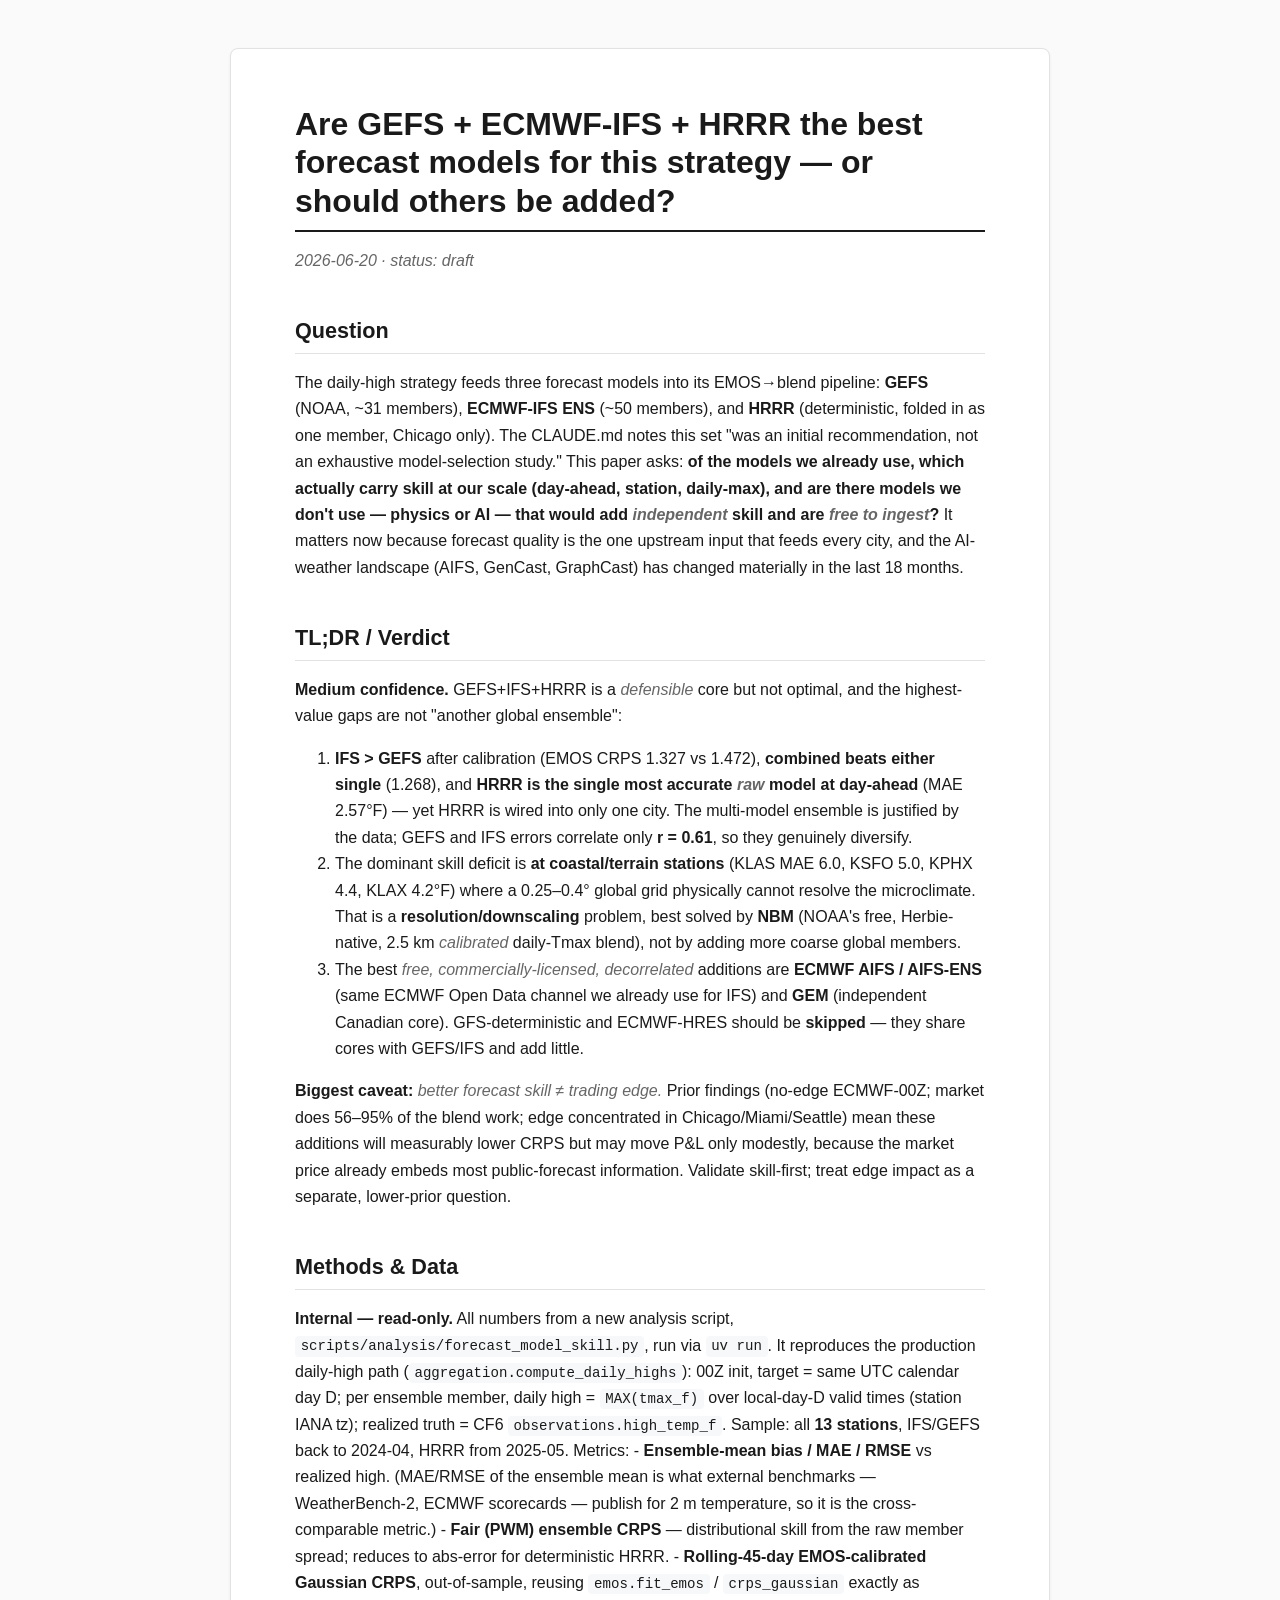
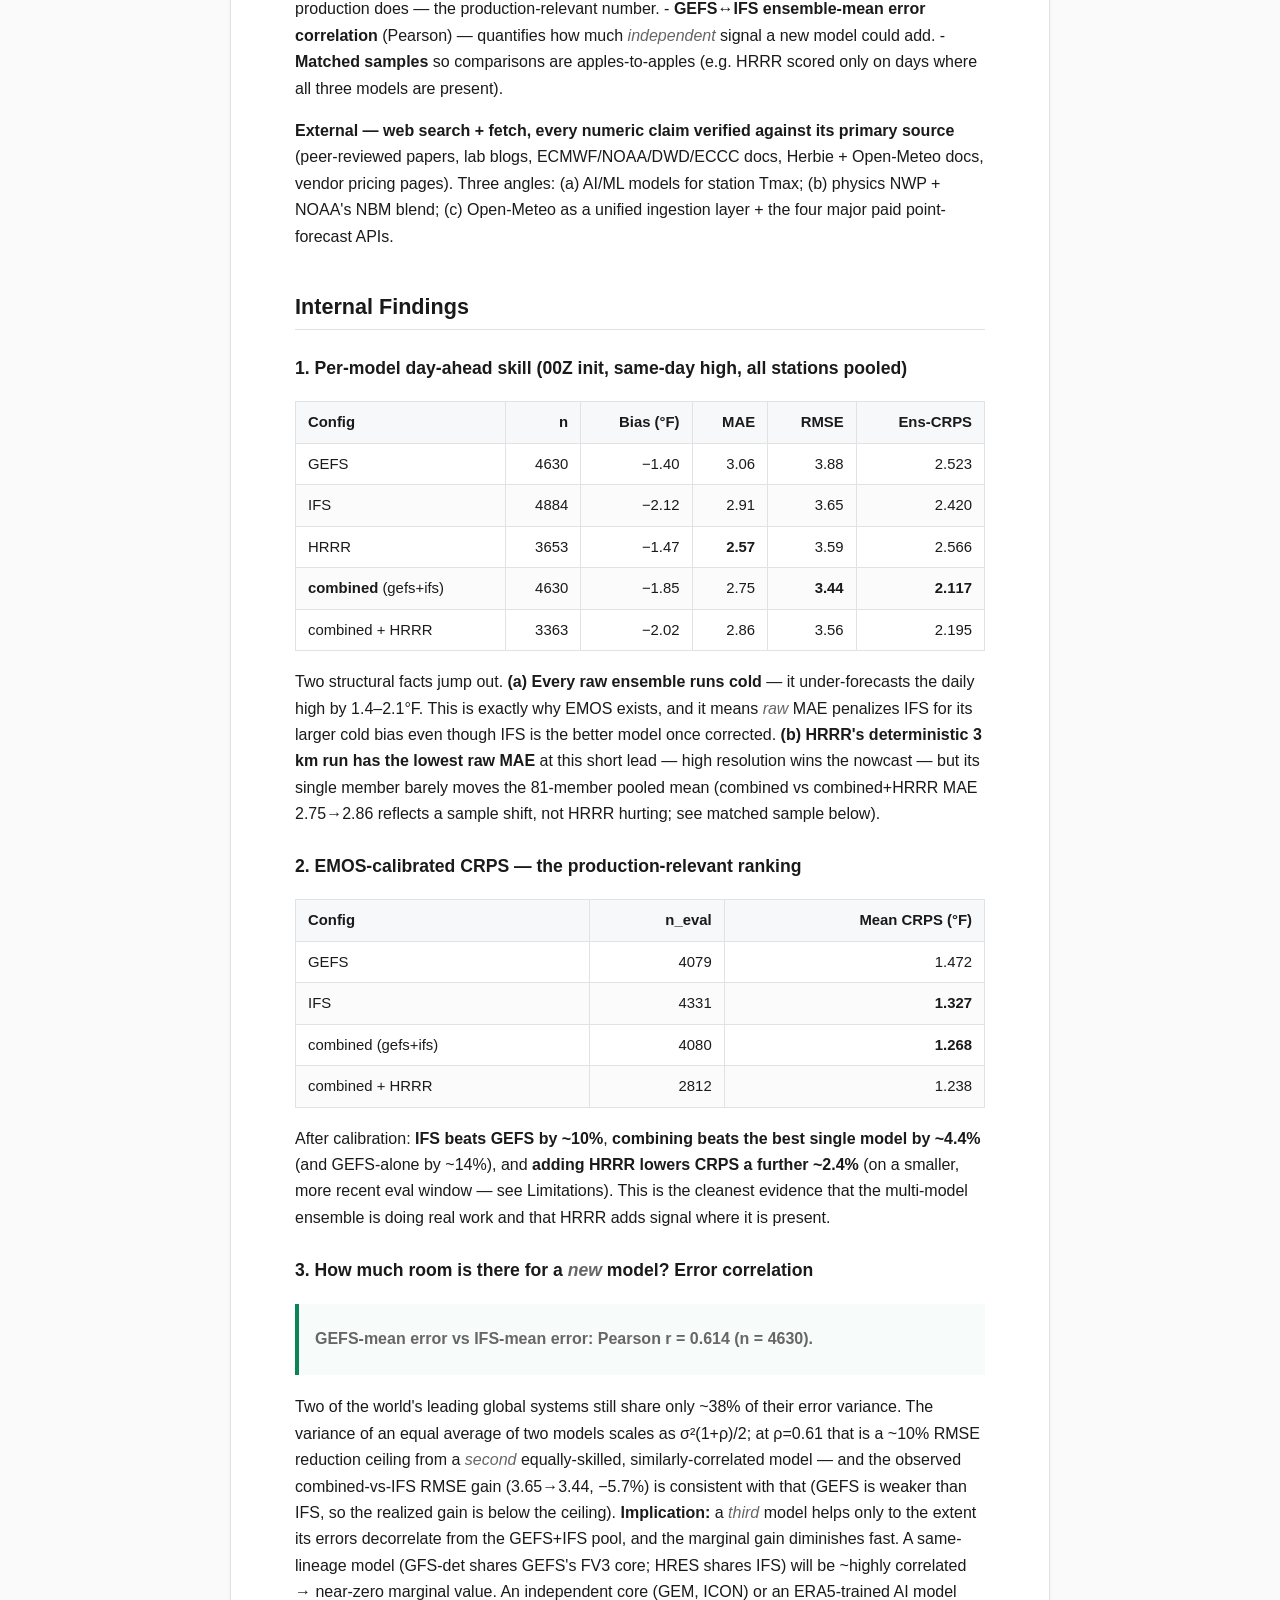
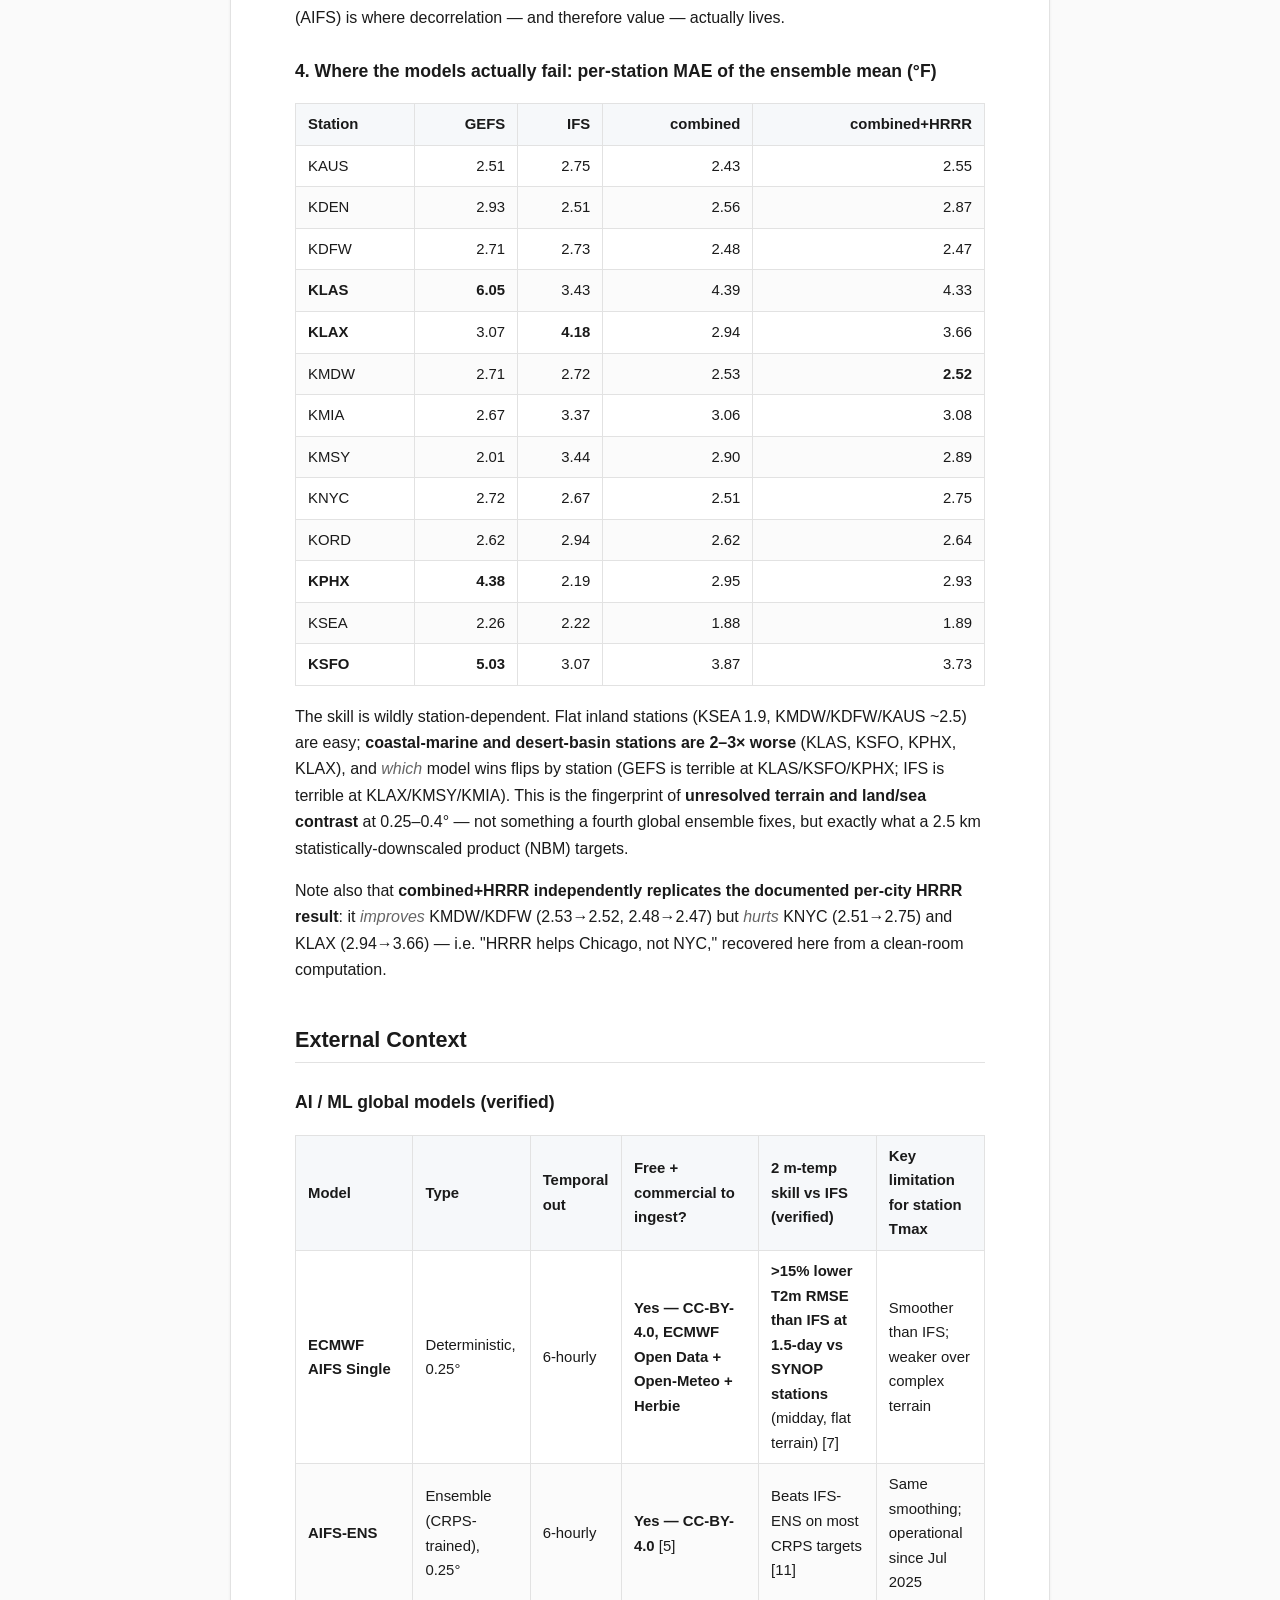
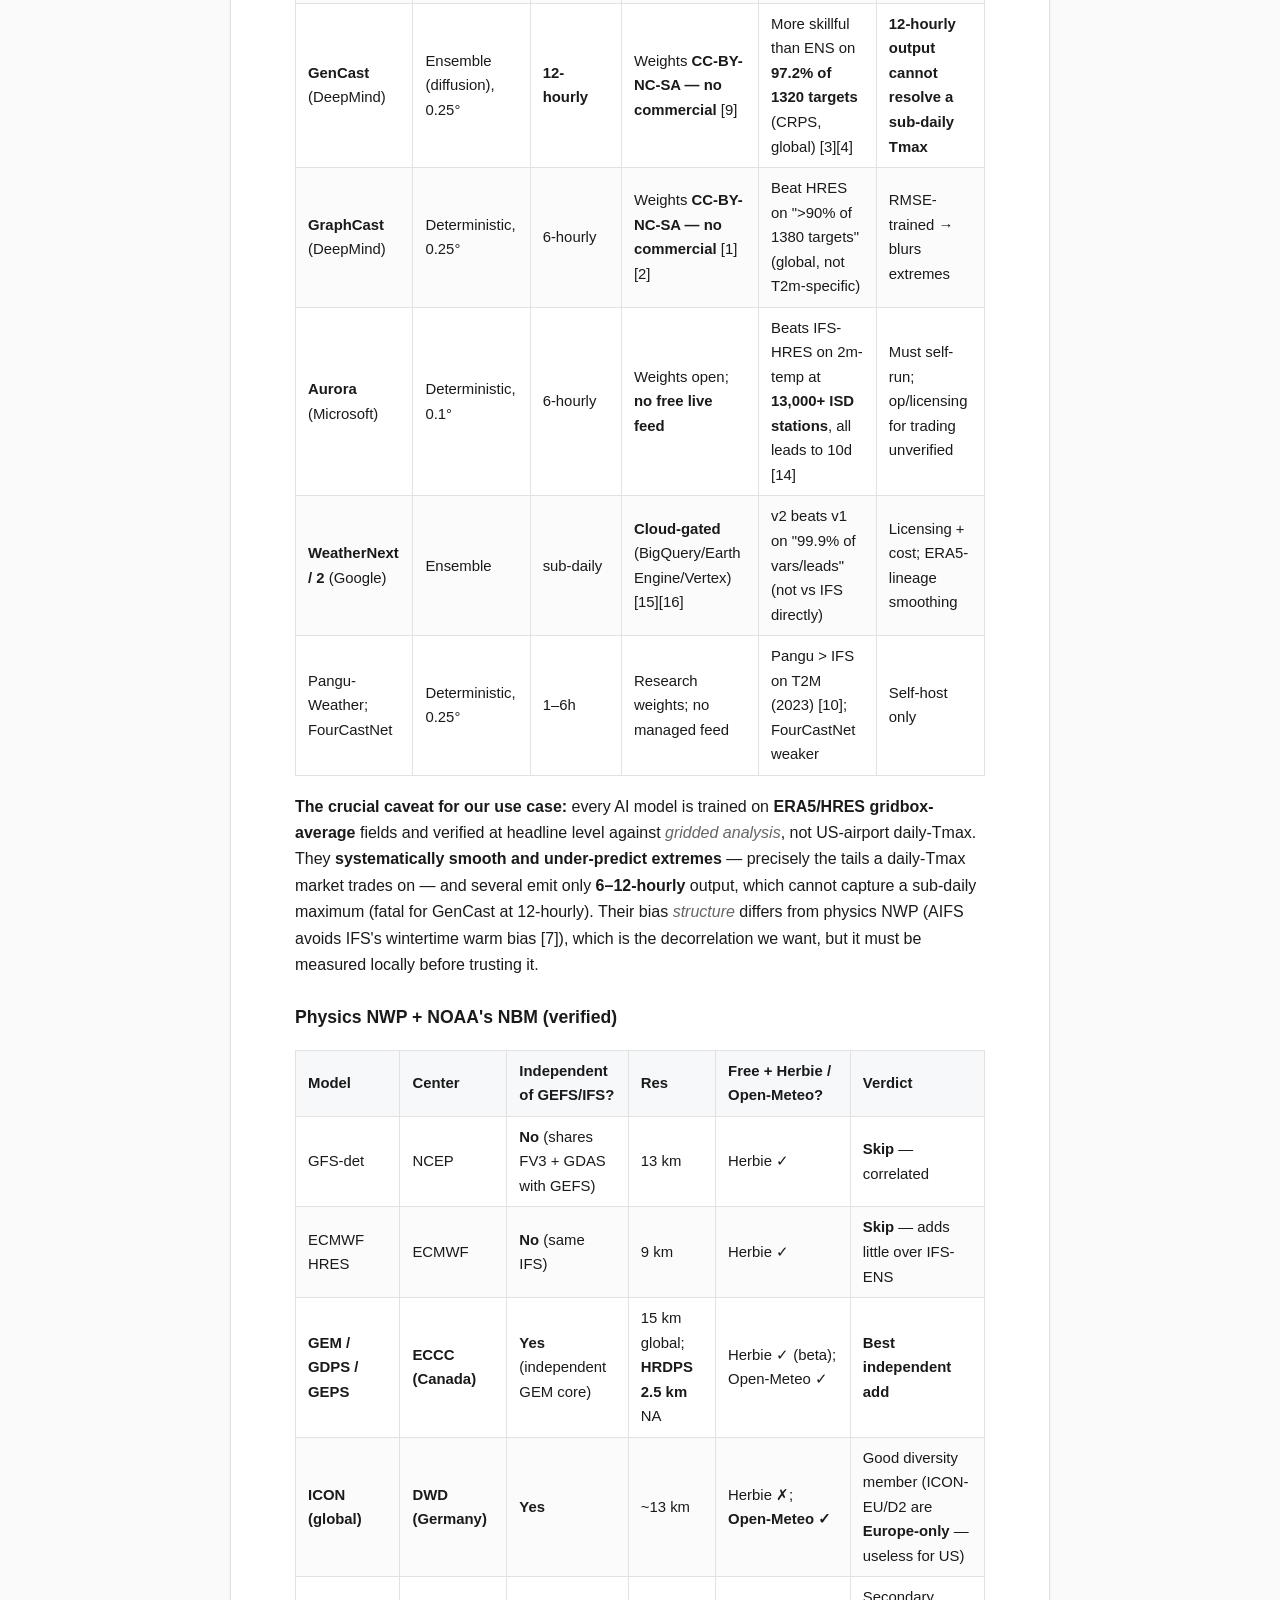
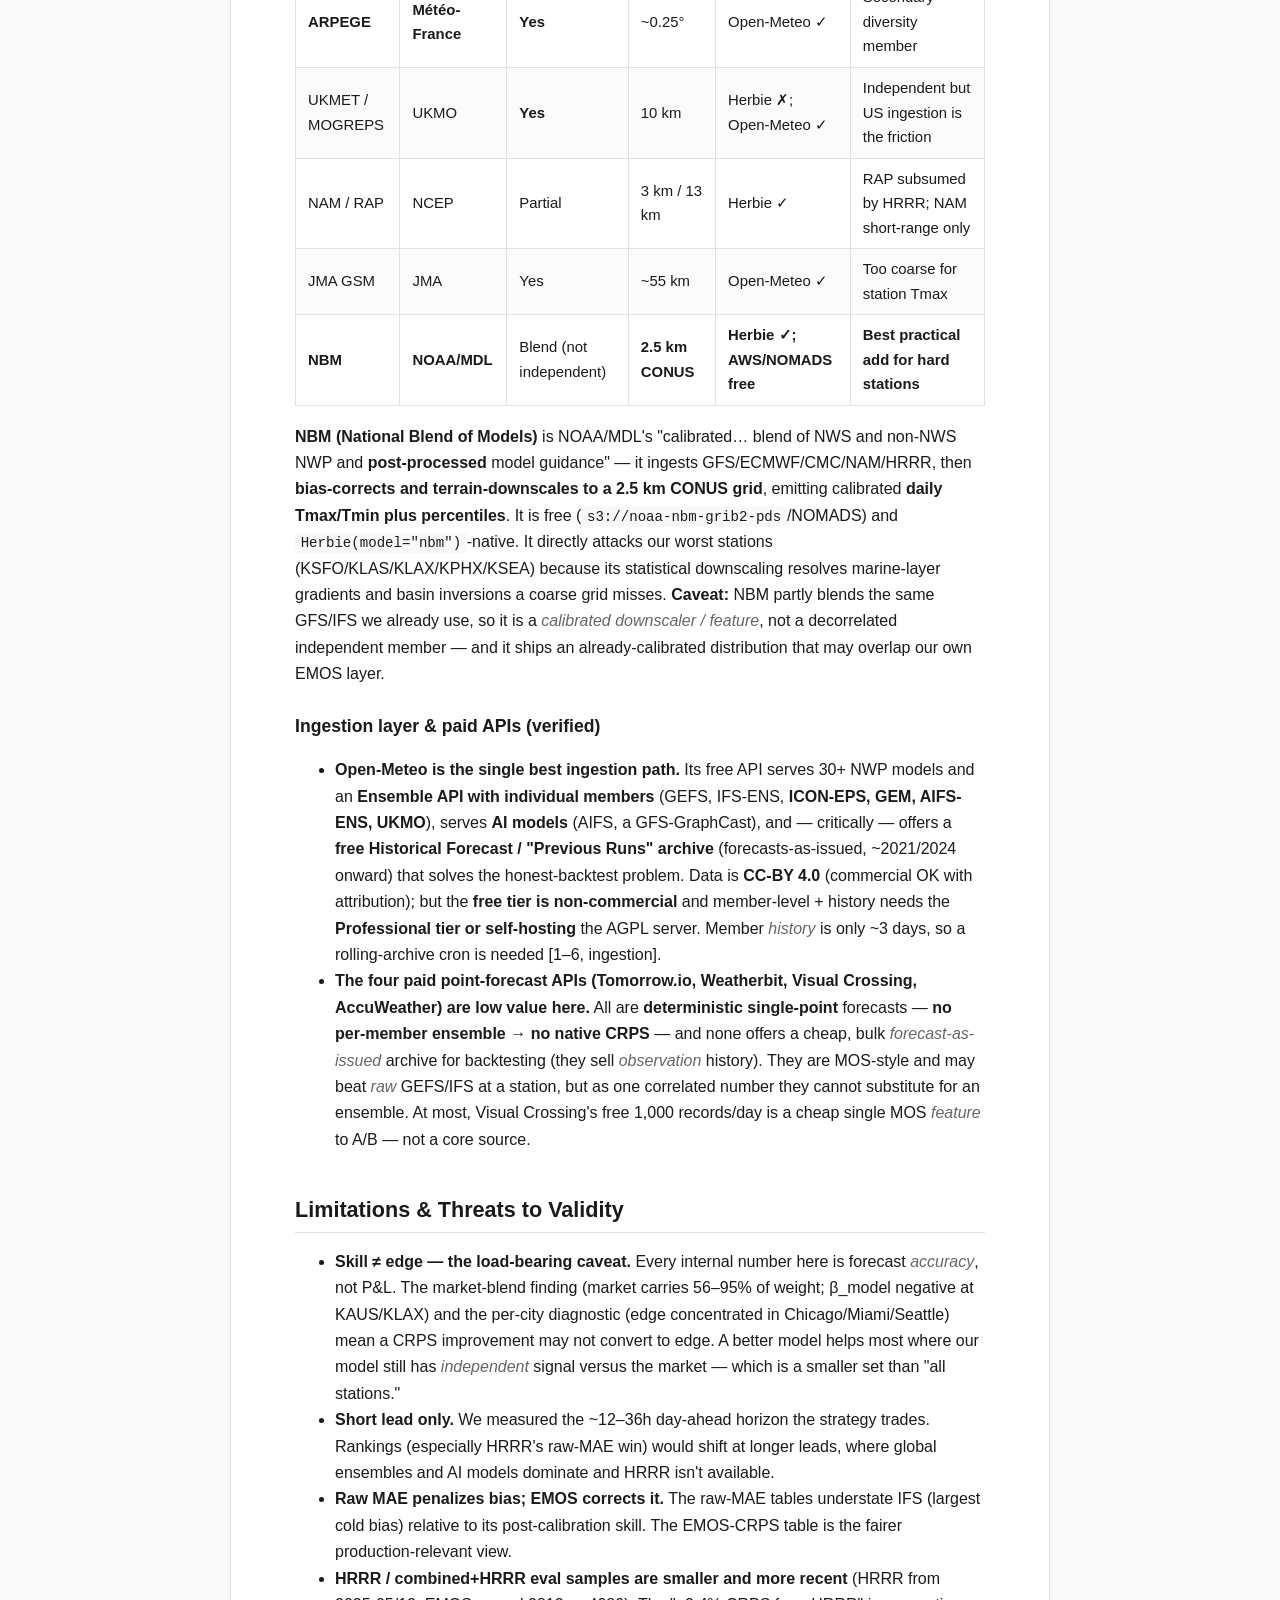
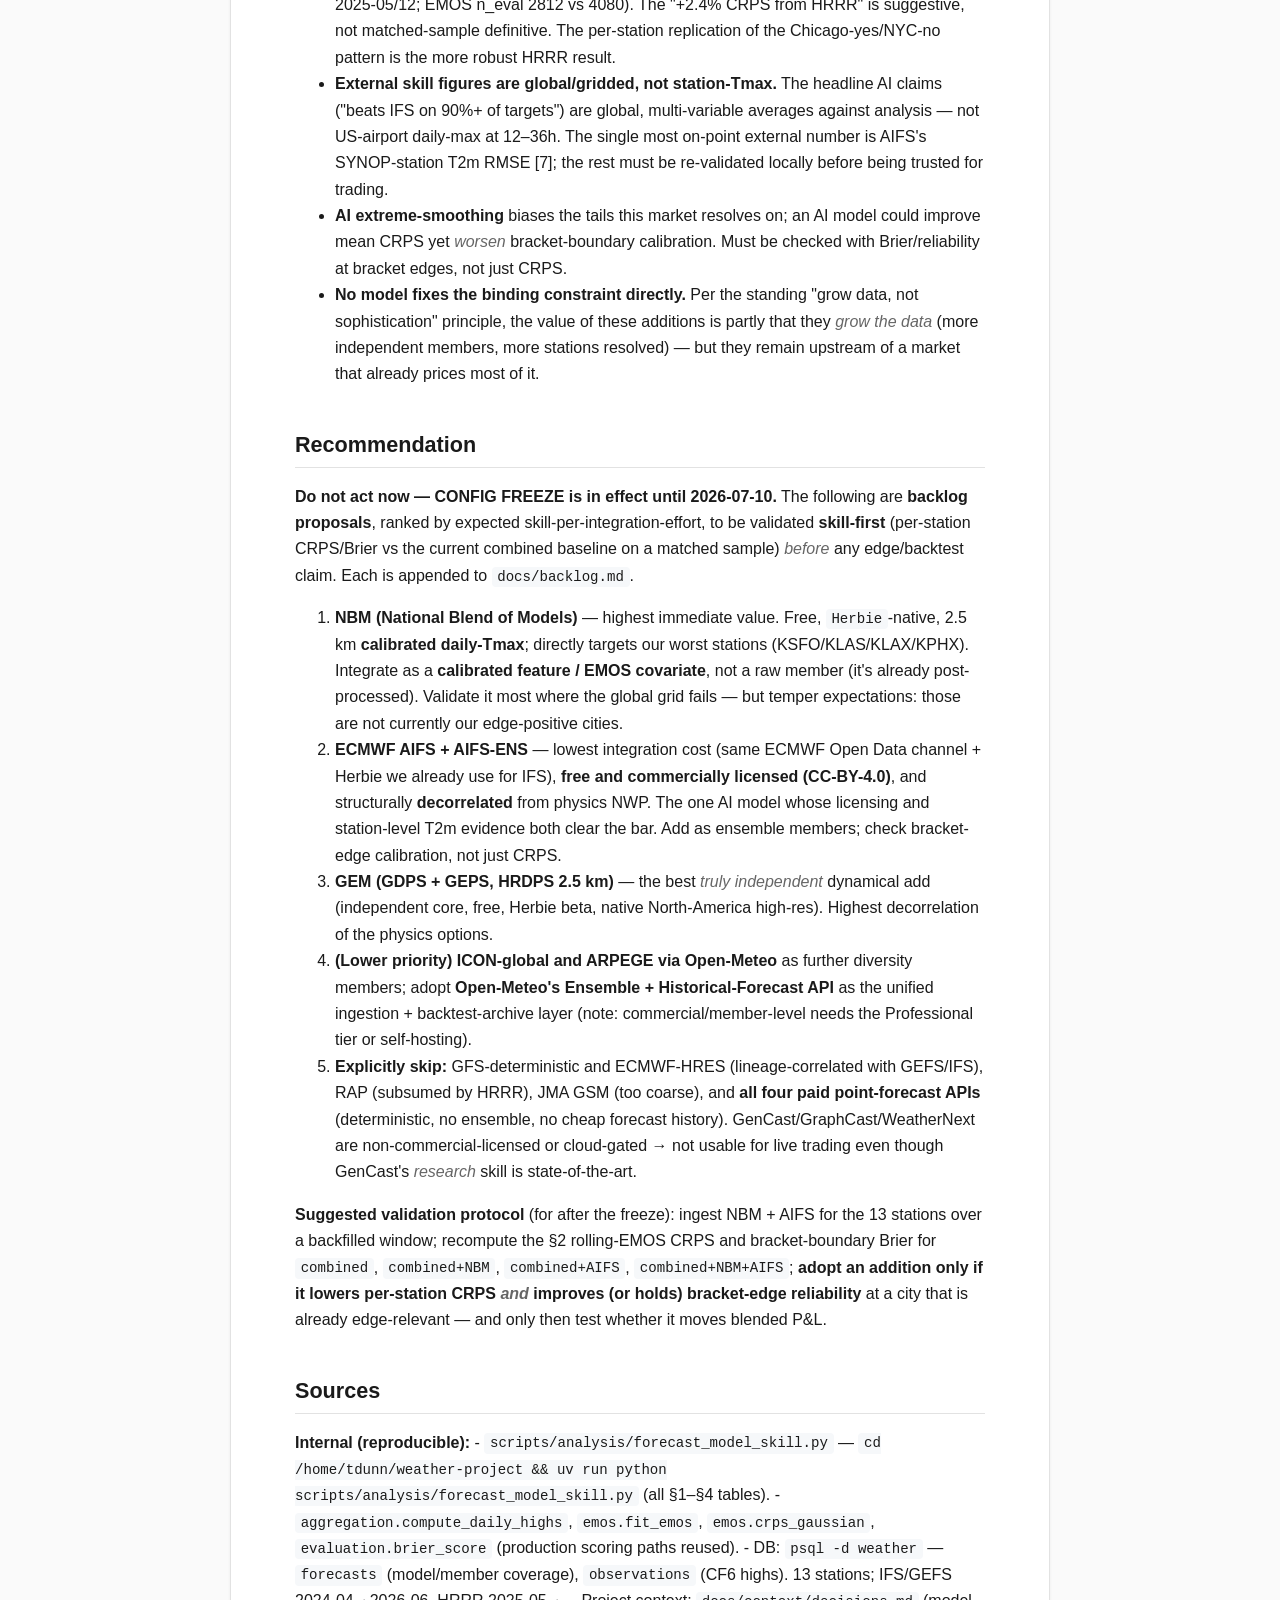
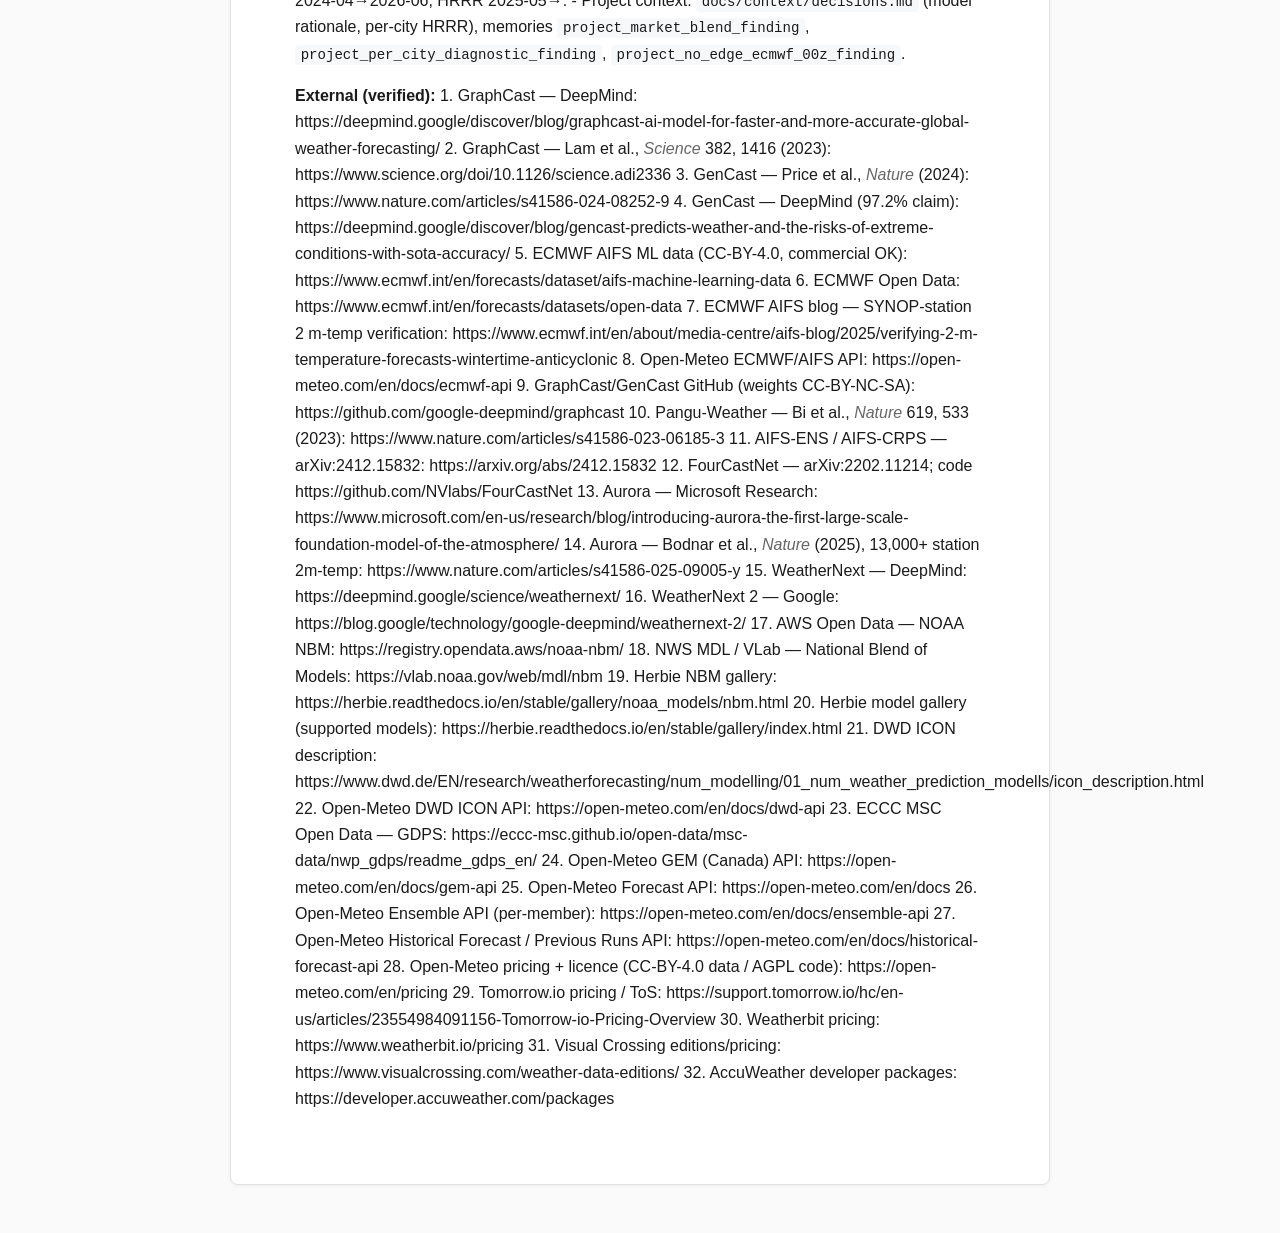
<file: docs/research/html/2026-06-20-forecast-model-selection.html>
<!DOCTYPE html>
<html lang="en">
<head>
<meta charset="utf-8">
<meta name="viewport" content="width=device-width, initial-scale=1">
<title>Are GEFS + ECMWF-IFS + HRRR the best forecast models for this strategy — or should others be added?</title>
<style>
:root { --fg:#1a1a1a; --muted:#666; --accent:#0b8457; --border:#e2e2e2;
  --bg:#fff; --code-bg:#f6f8fa; }
* { box-sizing:border-box; }
body { margin:0; background:#fafafa; color:var(--fg);
  font-family:-apple-system,BlinkMacSystemFont,"Segoe UI",Roboto,Helvetica,Arial,sans-serif;
  line-height:1.65; font-size:16px; }
.paper { max-width:820px; margin:48px auto; padding:56px 64px; background:var(--bg);
  border:1px solid var(--border); border-radius:8px; box-shadow:0 1px 3px rgba(0,0,0,.06); }
h1 { font-size:2rem; line-height:1.2; margin:0 0 .25em;
  border-bottom:2px solid var(--fg); padding-bottom:.3em; }
h2 { font-size:1.35rem; margin:1.8em 0 .6em;
  border-bottom:1px solid var(--border); padding-bottom:.2em; }
h3 { font-size:1.1rem; margin:1.4em 0 .5em; }
em { color:var(--muted); }
a { color:#0366d6; text-decoration:none; }
a:hover { text-decoration:underline; }
table { border-collapse:collapse; width:100%; margin:1.2em 0; font-size:.93rem; }
th, td { border:1px solid var(--border); padding:8px 12px; text-align:left; }
th { background:var(--code-bg); font-weight:600; }
tr:nth-child(even) td { background:#fbfbfb; }
code { font-family:"SF Mono",ui-monospace,Menlo,Consolas,monospace; font-size:.88em;
  background:var(--code-bg); padding:.15em .4em; border-radius:4px; }
pre { background:var(--code-bg); border:1px solid var(--border); border-radius:6px;
  padding:14px 16px; overflow:auto; }
pre code { background:none; padding:0; }
blockquote { margin:1.2em 0; padding:.4em 1em; border-left:4px solid var(--accent);
  background:#f7fbf9; color:var(--muted); }
hr { border:none; border-top:1px solid var(--border); margin:2em 0; }
@media print { body { background:#fff; }
  .paper { border:none; box-shadow:none; margin:0; max-width:none; } }
</style>
</head>
<body>
<main class="paper">
<h1 id="are-gefs-ecmwf-ifs-hrrr-the-best-forecast-models-for-this-strategy-or-should-others-be-added">Are GEFS + ECMWF-IFS + HRRR the best forecast models for this strategy — or should others be added?</h1>
<p><em>2026-06-20 · status: draft</em></p>
<h2 id="question">Question</h2>
<p>The daily-high strategy feeds three forecast models into its EMOS→blend pipeline: <strong>GEFS</strong> (NOAA, ~31 members), <strong>ECMWF-IFS ENS</strong> (~50 members), and <strong>HRRR</strong> (deterministic, folded in as one member, Chicago only). The CLAUDE.md notes this set "was an initial recommendation, not an exhaustive model-selection study." This paper asks: <strong>of the models we already use, which actually carry skill at our scale (day-ahead, station, daily-max), and are there models we don't use — physics or AI — that would add <em>independent</em> skill and are <em>free to ingest</em>?</strong> It matters now because forecast quality is the one upstream input that feeds every city, and the AI-weather landscape (AIFS, GenCast, GraphCast) has changed materially in the last 18 months.</p>
<h2 id="tldr-verdict">TL;DR / Verdict</h2>
<p><strong>Medium confidence.</strong> GEFS+IFS+HRRR is a <em>defensible</em> core but not optimal, and the highest-value gaps are not "another global ensemble":</p>
<ol>
<li><strong>IFS &gt; GEFS</strong> after calibration (EMOS CRPS 1.327 vs 1.472), <strong>combined beats either single</strong> (1.268), and <strong>HRRR is the single most accurate <em>raw</em> model at day-ahead</strong> (MAE 2.57°F) — yet HRRR is wired into only one city. The multi-model ensemble is justified by the data; GEFS and IFS errors correlate only <strong>r = 0.61</strong>, so they genuinely diversify.</li>
<li>The dominant skill deficit is <strong>at coastal/terrain stations</strong> (KLAS MAE 6.0, KSFO 5.0, KPHX 4.4, KLAX 4.2°F) where a 0.25–0.4° global grid physically cannot resolve the microclimate. That is a <strong>resolution/downscaling</strong> problem, best solved by <strong>NBM</strong> (NOAA's free, Herbie-native, 2.5 km <em>calibrated</em> daily-Tmax blend), not by adding more coarse global members.</li>
<li>The best <em>free, commercially-licensed, decorrelated</em> additions are <strong>ECMWF AIFS / AIFS-ENS</strong> (same ECMWF Open Data channel we already use for IFS) and <strong>GEM</strong> (independent Canadian core). GFS-deterministic and ECMWF-HRES should be <strong>skipped</strong> — they share cores with GEFS/IFS and add little.</li>
</ol>
<p><strong>Biggest caveat:</strong> <em>better forecast skill ≠ trading edge.</em> Prior findings (no-edge ECMWF-00Z; market does 56–95% of the blend work; edge concentrated in Chicago/Miami/Seattle) mean these additions will measurably lower CRPS but may move P&amp;L only modestly, because the market price already embeds most public-forecast information. Validate skill-first; treat edge impact as a separate, lower-prior question.</p>
<h2 id="methods-data">Methods &amp; Data</h2>
<p><strong>Internal — read-only.</strong> All numbers from a new analysis script, <code>scripts/analysis/forecast_model_skill.py</code>, run via <code>uv run</code>. It reproduces the production daily-high path (<code>aggregation.compute_daily_highs</code>): 00Z init, target = same UTC calendar day D; per ensemble member, daily high = <code>MAX(tmax_f)</code> over local-day-D valid times (station IANA tz); realized truth = CF6 <code>observations.high_temp_f</code>. Sample: all <strong>13 stations</strong>, IFS/GEFS back to 2024-04, HRRR from 2025-05. Metrics:
- <strong>Ensemble-mean bias / MAE / RMSE</strong> vs realized high. (MAE/RMSE of the ensemble mean is what external benchmarks — WeatherBench-2, ECMWF scorecards — publish for 2 m temperature, so it is the cross-comparable metric.)
- <strong>Fair (PWM) ensemble CRPS</strong> — distributional skill from the raw member spread; reduces to abs-error for deterministic HRRR.
- <strong>Rolling-45-day EMOS-calibrated Gaussian CRPS</strong>, out-of-sample, reusing <code>emos.fit_emos</code> / <code>crps_gaussian</code> exactly as production does — the production-relevant number.
- <strong>GEFS↔IFS ensemble-mean error correlation</strong> (Pearson) — quantifies how much <em>independent</em> signal a new model could add.
- <strong>Matched samples</strong> so comparisons are apples-to-apples (e.g. HRRR scored only on days where all three models are present).</p>
<p><strong>External — web search + fetch, every numeric claim verified against its primary source</strong> (peer-reviewed papers, lab blogs, ECMWF/NOAA/DWD/ECCC docs, Herbie + Open-Meteo docs, vendor pricing pages). Three angles: (a) AI/ML models for station Tmax; (b) physics NWP + NOAA's NBM blend; (c) Open-Meteo as a unified ingestion layer + the four major paid point-forecast APIs.</p>
<h2 id="internal-findings">Internal Findings</h2>
<h3 id="1-per-model-day-ahead-skill-00z-init-same-day-high-all-stations-pooled">1. Per-model day-ahead skill (00Z init, same-day high, all stations pooled)</h3>
<table>
<thead>
<tr>
<th>Config</th>
<th style="text-align: right;">n</th>
<th style="text-align: right;">Bias (°F)</th>
<th style="text-align: right;">MAE</th>
<th style="text-align: right;">RMSE</th>
<th style="text-align: right;">Ens-CRPS</th>
</tr>
</thead>
<tbody>
<tr>
<td>GEFS</td>
<td style="text-align: right;">4630</td>
<td style="text-align: right;">−1.40</td>
<td style="text-align: right;">3.06</td>
<td style="text-align: right;">3.88</td>
<td style="text-align: right;">2.523</td>
</tr>
<tr>
<td>IFS</td>
<td style="text-align: right;">4884</td>
<td style="text-align: right;">−2.12</td>
<td style="text-align: right;">2.91</td>
<td style="text-align: right;">3.65</td>
<td style="text-align: right;">2.420</td>
</tr>
<tr>
<td>HRRR</td>
<td style="text-align: right;">3653</td>
<td style="text-align: right;">−1.47</td>
<td style="text-align: right;"><strong>2.57</strong></td>
<td style="text-align: right;">3.59</td>
<td style="text-align: right;">2.566</td>
</tr>
<tr>
<td><strong>combined</strong> (gefs+ifs)</td>
<td style="text-align: right;">4630</td>
<td style="text-align: right;">−1.85</td>
<td style="text-align: right;">2.75</td>
<td style="text-align: right;"><strong>3.44</strong></td>
<td style="text-align: right;"><strong>2.117</strong></td>
</tr>
<tr>
<td>combined + HRRR</td>
<td style="text-align: right;">3363</td>
<td style="text-align: right;">−2.02</td>
<td style="text-align: right;">2.86</td>
<td style="text-align: right;">3.56</td>
<td style="text-align: right;">2.195</td>
</tr>
</tbody>
</table>
<p>Two structural facts jump out. <strong>(a) Every raw ensemble runs cold</strong> — it under-forecasts the daily high by 1.4–2.1°F. This is exactly why EMOS exists, and it means <em>raw</em> MAE penalizes IFS for its larger cold bias even though IFS is the better model once corrected. <strong>(b) HRRR's deterministic 3 km run has the lowest raw MAE</strong> at this short lead — high resolution wins the nowcast — but its single member barely moves the 81-member pooled mean (combined vs combined+HRRR MAE 2.75→2.86 reflects a sample shift, not HRRR hurting; see matched sample below).</p>
<h3 id="2-emos-calibrated-crps-the-production-relevant-ranking">2. EMOS-calibrated CRPS — the production-relevant ranking</h3>
<table>
<thead>
<tr>
<th>Config</th>
<th style="text-align: right;">n_eval</th>
<th style="text-align: right;">Mean CRPS (°F)</th>
</tr>
</thead>
<tbody>
<tr>
<td>GEFS</td>
<td style="text-align: right;">4079</td>
<td style="text-align: right;">1.472</td>
</tr>
<tr>
<td>IFS</td>
<td style="text-align: right;">4331</td>
<td style="text-align: right;"><strong>1.327</strong></td>
</tr>
<tr>
<td>combined (gefs+ifs)</td>
<td style="text-align: right;">4080</td>
<td style="text-align: right;"><strong>1.268</strong></td>
</tr>
<tr>
<td>combined + HRRR</td>
<td style="text-align: right;">2812</td>
<td style="text-align: right;">1.238</td>
</tr>
</tbody>
</table>
<p>After calibration: <strong>IFS beats GEFS by ~10%</strong>, <strong>combining beats the best single model by ~4.4%</strong> (and GEFS-alone by ~14%), and <strong>adding HRRR lowers CRPS a further ~2.4%</strong> (on a smaller, more recent eval window — see Limitations). This is the cleanest evidence that the multi-model ensemble is doing real work and that HRRR adds signal where it is present.</p>
<h3 id="3-how-much-room-is-there-for-a-new-model-error-correlation">3. How much room is there for a <em>new</em> model? Error correlation</h3>
<blockquote>
<p><strong>GEFS-mean error vs IFS-mean error: Pearson r = 0.614 (n = 4630).</strong></p>
</blockquote>
<p>Two of the world's leading global systems still share only ~38% of their error variance. The variance of an equal average of two models scales as σ²(1+ρ)/2; at ρ=0.61 that is a ~10% RMSE reduction ceiling from a <em>second</em> equally-skilled, similarly-correlated model — and the observed combined-vs-IFS RMSE gain (3.65→3.44, −5.7%) is consistent with that (GEFS is weaker than IFS, so the realized gain is below the ceiling). <strong>Implication:</strong> a <em>third</em> model helps only to the extent its errors decorrelate from the GEFS+IFS pool, and the marginal gain diminishes fast. A same-lineage model (GFS-det shares GEFS's FV3 core; HRES shares IFS) will be ~highly correlated → near-zero marginal value. An independent core (GEM, ICON) or an ERA5-trained AI model (AIFS) is where decorrelation — and therefore value — actually lives.</p>
<h3 id="4-where-the-models-actually-fail-per-station-mae-of-the-ensemble-mean-f">4. Where the models actually fail: per-station MAE of the ensemble mean (°F)</h3>
<table>
<thead>
<tr>
<th>Station</th>
<th style="text-align: right;">GEFS</th>
<th style="text-align: right;">IFS</th>
<th style="text-align: right;">combined</th>
<th style="text-align: right;">combined+HRRR</th>
</tr>
</thead>
<tbody>
<tr>
<td>KAUS</td>
<td style="text-align: right;">2.51</td>
<td style="text-align: right;">2.75</td>
<td style="text-align: right;">2.43</td>
<td style="text-align: right;">2.55</td>
</tr>
<tr>
<td>KDEN</td>
<td style="text-align: right;">2.93</td>
<td style="text-align: right;">2.51</td>
<td style="text-align: right;">2.56</td>
<td style="text-align: right;">2.87</td>
</tr>
<tr>
<td>KDFW</td>
<td style="text-align: right;">2.71</td>
<td style="text-align: right;">2.73</td>
<td style="text-align: right;">2.48</td>
<td style="text-align: right;">2.47</td>
</tr>
<tr>
<td><strong>KLAS</strong></td>
<td style="text-align: right;"><strong>6.05</strong></td>
<td style="text-align: right;">3.43</td>
<td style="text-align: right;">4.39</td>
<td style="text-align: right;">4.33</td>
</tr>
<tr>
<td><strong>KLAX</strong></td>
<td style="text-align: right;">3.07</td>
<td style="text-align: right;"><strong>4.18</strong></td>
<td style="text-align: right;">2.94</td>
<td style="text-align: right;">3.66</td>
</tr>
<tr>
<td>KMDW</td>
<td style="text-align: right;">2.71</td>
<td style="text-align: right;">2.72</td>
<td style="text-align: right;">2.53</td>
<td style="text-align: right;"><strong>2.52</strong></td>
</tr>
<tr>
<td>KMIA</td>
<td style="text-align: right;">2.67</td>
<td style="text-align: right;">3.37</td>
<td style="text-align: right;">3.06</td>
<td style="text-align: right;">3.08</td>
</tr>
<tr>
<td>KMSY</td>
<td style="text-align: right;">2.01</td>
<td style="text-align: right;">3.44</td>
<td style="text-align: right;">2.90</td>
<td style="text-align: right;">2.89</td>
</tr>
<tr>
<td>KNYC</td>
<td style="text-align: right;">2.72</td>
<td style="text-align: right;">2.67</td>
<td style="text-align: right;">2.51</td>
<td style="text-align: right;">2.75</td>
</tr>
<tr>
<td>KORD</td>
<td style="text-align: right;">2.62</td>
<td style="text-align: right;">2.94</td>
<td style="text-align: right;">2.62</td>
<td style="text-align: right;">2.64</td>
</tr>
<tr>
<td><strong>KPHX</strong></td>
<td style="text-align: right;"><strong>4.38</strong></td>
<td style="text-align: right;">2.19</td>
<td style="text-align: right;">2.95</td>
<td style="text-align: right;">2.93</td>
</tr>
<tr>
<td>KSEA</td>
<td style="text-align: right;">2.26</td>
<td style="text-align: right;">2.22</td>
<td style="text-align: right;">1.88</td>
<td style="text-align: right;">1.89</td>
</tr>
<tr>
<td><strong>KSFO</strong></td>
<td style="text-align: right;"><strong>5.03</strong></td>
<td style="text-align: right;">3.07</td>
<td style="text-align: right;">3.87</td>
<td style="text-align: right;">3.73</td>
</tr>
</tbody>
</table>
<p>The skill is wildly station-dependent. Flat inland stations (KSEA 1.9, KMDW/KDFW/KAUS ~2.5) are easy; <strong>coastal-marine and desert-basin stations are 2–3× worse</strong> (KLAS, KSFO, KPHX, KLAX), and <em>which</em> model wins flips by station (GEFS is terrible at KLAS/KSFO/KPHX; IFS is terrible at KLAX/KMSY/KMIA). This is the fingerprint of <strong>unresolved terrain and land/sea contrast</strong> at 0.25–0.4° — not something a fourth global ensemble fixes, but exactly what a 2.5 km statistically-downscaled product (NBM) targets.</p>
<p>Note also that <strong>combined+HRRR independently replicates the documented per-city HRRR result</strong>: it <em>improves</em> KMDW/KDFW (2.53→2.52, 2.48→2.47) but <em>hurts</em> KNYC (2.51→2.75) and KLAX (2.94→3.66) — i.e. "HRRR helps Chicago, not NYC," recovered here from a clean-room computation.</p>
<h2 id="external-context">External Context</h2>
<h3 id="ai-ml-global-models-verified">AI / ML global models (verified)</h3>
<table>
<thead>
<tr>
<th>Model</th>
<th>Type</th>
<th>Temporal out</th>
<th>Free + commercial to ingest?</th>
<th>2 m-temp skill vs IFS (verified)</th>
<th>Key limitation for station Tmax</th>
</tr>
</thead>
<tbody>
<tr>
<td><strong>ECMWF AIFS Single</strong></td>
<td>Deterministic, 0.25°</td>
<td>6-hourly</td>
<td><strong>Yes — CC-BY-4.0, ECMWF Open Data + Open-Meteo + Herbie</strong></td>
<td><strong>&gt;15% lower T2m RMSE than IFS at 1.5-day vs SYNOP stations</strong> (midday, flat terrain) [7]</td>
<td>Smoother than IFS; weaker over complex terrain</td>
</tr>
<tr>
<td><strong>AIFS-ENS</strong></td>
<td>Ensemble (CRPS-trained), 0.25°</td>
<td>6-hourly</td>
<td><strong>Yes — CC-BY-4.0</strong> [5]</td>
<td>Beats IFS-ENS on most CRPS targets [11]</td>
<td>Same smoothing; operational since Jul 2025</td>
</tr>
<tr>
<td><strong>GenCast</strong> (DeepMind)</td>
<td>Ensemble (diffusion), 0.25°</td>
<td><strong>12-hourly</strong></td>
<td>Weights <strong>CC-BY-NC-SA — no commercial</strong> [9]</td>
<td>More skillful than ENS on <strong>97.2% of 1320 targets</strong> (CRPS, global) [3][4]</td>
<td><strong>12-hourly output cannot resolve a sub-daily Tmax</strong></td>
</tr>
<tr>
<td><strong>GraphCast</strong> (DeepMind)</td>
<td>Deterministic, 0.25°</td>
<td>6-hourly</td>
<td>Weights <strong>CC-BY-NC-SA — no commercial</strong> [1][2]</td>
<td>Beat HRES on "&gt;90% of 1380 targets" (global, not T2m-specific)</td>
<td>RMSE-trained → blurs extremes</td>
</tr>
<tr>
<td><strong>Aurora</strong> (Microsoft)</td>
<td>Deterministic, 0.1°</td>
<td>6-hourly</td>
<td>Weights open; <strong>no free live feed</strong></td>
<td>Beats IFS-HRES on 2m-temp at <strong>13,000+ ISD stations</strong>, all leads to 10d [14]</td>
<td>Must self-run; op/licensing for trading unverified</td>
</tr>
<tr>
<td><strong>WeatherNext / 2</strong> (Google)</td>
<td>Ensemble</td>
<td>sub-daily</td>
<td><strong>Cloud-gated</strong> (BigQuery/Earth Engine/Vertex) [15][16]</td>
<td>v2 beats v1 on "99.9% of vars/leads" (not vs IFS directly)</td>
<td>Licensing + cost; ERA5-lineage smoothing</td>
</tr>
<tr>
<td>Pangu-Weather; FourCastNet</td>
<td>Deterministic, 0.25°</td>
<td>1–6h</td>
<td>Research weights; no managed feed</td>
<td>Pangu &gt; IFS on T2M (2023) [10]; FourCastNet weaker</td>
<td>Self-host only</td>
</tr>
</tbody>
</table>
<p><strong>The crucial caveat for our use case:</strong> every AI model is trained on <strong>ERA5/HRES gridbox-average</strong> fields and verified at headline level against <em>gridded analysis</em>, not US-airport daily-Tmax. They <strong>systematically smooth and under-predict extremes</strong> — precisely the tails a daily-Tmax market trades on — and several emit only <strong>6–12-hourly</strong> output, which cannot capture a sub-daily maximum (fatal for GenCast at 12-hourly). Their bias <em>structure</em> differs from physics NWP (AIFS avoids IFS's wintertime warm bias [7]), which is the decorrelation we want, but it must be measured locally before trusting it.</p>
<h3 id="physics-nwp-noaas-nbm-verified">Physics NWP + NOAA's NBM (verified)</h3>
<table>
<thead>
<tr>
<th>Model</th>
<th>Center</th>
<th>Independent of GEFS/IFS?</th>
<th>Res</th>
<th>Free + Herbie / Open-Meteo?</th>
<th>Verdict</th>
</tr>
</thead>
<tbody>
<tr>
<td>GFS-det</td>
<td>NCEP</td>
<td><strong>No</strong> (shares FV3 + GDAS with GEFS)</td>
<td>13 km</td>
<td>Herbie ✓</td>
<td><strong>Skip</strong> — correlated</td>
</tr>
<tr>
<td>ECMWF HRES</td>
<td>ECMWF</td>
<td><strong>No</strong> (same IFS)</td>
<td>9 km</td>
<td>Herbie ✓</td>
<td><strong>Skip</strong> — adds little over IFS-ENS</td>
</tr>
<tr>
<td><strong>GEM / GDPS / GEPS</strong></td>
<td><strong>ECCC (Canada)</strong></td>
<td><strong>Yes</strong> (independent GEM core)</td>
<td>15 km global; <strong>HRDPS 2.5 km</strong> NA</td>
<td>Herbie ✓ (beta); Open-Meteo ✓</td>
<td><strong>Best independent add</strong></td>
</tr>
<tr>
<td><strong>ICON (global)</strong></td>
<td><strong>DWD (Germany)</strong></td>
<td><strong>Yes</strong></td>
<td>~13 km</td>
<td>Herbie ✗; <strong>Open-Meteo ✓</strong></td>
<td>Good diversity member (ICON-EU/D2 are <strong>Europe-only</strong> — useless for US)</td>
</tr>
<tr>
<td><strong>ARPEGE</strong></td>
<td><strong>Météo-France</strong></td>
<td><strong>Yes</strong></td>
<td>~0.25°</td>
<td>Open-Meteo ✓</td>
<td>Secondary diversity member</td>
</tr>
<tr>
<td>UKMET / MOGREPS</td>
<td>UKMO</td>
<td><strong>Yes</strong></td>
<td>10 km</td>
<td>Herbie ✗; Open-Meteo ✓</td>
<td>Independent but US ingestion is the friction</td>
</tr>
<tr>
<td>NAM / RAP</td>
<td>NCEP</td>
<td>Partial</td>
<td>3 km / 13 km</td>
<td>Herbie ✓</td>
<td>RAP subsumed by HRRR; NAM short-range only</td>
</tr>
<tr>
<td>JMA GSM</td>
<td>JMA</td>
<td>Yes</td>
<td>~55 km</td>
<td>Open-Meteo ✓</td>
<td>Too coarse for station Tmax</td>
</tr>
<tr>
<td><strong>NBM</strong></td>
<td><strong>NOAA/MDL</strong></td>
<td>Blend (not independent)</td>
<td><strong>2.5 km CONUS</strong></td>
<td><strong>Herbie ✓; AWS/NOMADS free</strong></td>
<td><strong>Best practical add for hard stations</strong></td>
</tr>
</tbody>
</table>
<p><strong>NBM (National Blend of Models)</strong> is NOAA/MDL's "calibrated… blend of NWS and non-NWS NWP and <strong>post-processed</strong> model guidance" — it ingests GFS/ECMWF/CMC/NAM/HRRR, then <strong>bias-corrects and terrain-downscales to a 2.5 km CONUS grid</strong>, emitting calibrated <strong>daily Tmax/Tmin plus percentiles</strong>. It is free (<code>s3://noaa-nbm-grib2-pds</code>/NOMADS) and <code>Herbie(model="nbm")</code>-native. It directly attacks our worst stations (KSFO/KLAS/KLAX/KPHX/KSEA) because its statistical downscaling resolves marine-layer gradients and basin inversions a coarse grid misses. <strong>Caveat:</strong> NBM partly blends the same GFS/IFS we already use, so it is a <em>calibrated downscaler / feature</em>, not a decorrelated independent member — and it ships an already-calibrated distribution that may overlap our own EMOS layer.</p>
<h3 id="ingestion-layer-paid-apis-verified">Ingestion layer &amp; paid APIs (verified)</h3>
<ul>
<li><strong>Open-Meteo is the single best ingestion path.</strong> Its free API serves 30+ NWP models and an <strong>Ensemble API with individual members</strong> (GEFS, IFS-ENS, <strong>ICON-EPS, GEM, AIFS-ENS, UKMO</strong>), serves <strong>AI models</strong> (AIFS, a GFS-GraphCast), and — critically — offers a <strong>free Historical Forecast / "Previous Runs" archive</strong> (forecasts-as-issued, ~2021/2024 onward) that solves the honest-backtest problem. Data is <strong>CC-BY 4.0</strong> (commercial OK with attribution); but the <strong>free tier is non-commercial</strong> and member-level + history needs the <strong>Professional tier or self-hosting</strong> the AGPL server. Member <em>history</em> is only ~3 days, so a rolling-archive cron is needed [1–6, ingestion].</li>
<li><strong>The four paid point-forecast APIs (Tomorrow.io, Weatherbit, Visual Crossing, AccuWeather) are low value here.</strong> All are <strong>deterministic single-point</strong> forecasts — <strong>no per-member ensemble → no native CRPS</strong> — and none offers a cheap, bulk <em>forecast-as-issued</em> archive for backtesting (they sell <em>observation</em> history). They are MOS-style and may beat <em>raw</em> GEFS/IFS at a station, but as one correlated number they cannot substitute for an ensemble. At most, Visual Crossing's free 1,000 records/day is a cheap single MOS <em>feature</em> to A/B — not a core source.</li>
</ul>
<h2 id="limitations-threats-to-validity">Limitations &amp; Threats to Validity</h2>
<ul>
<li><strong>Skill ≠ edge — the load-bearing caveat.</strong> Every internal number here is forecast <em>accuracy</em>, not P&amp;L. The market-blend finding (market carries 56–95% of weight; β_model negative at KAUS/KLAX) and the per-city diagnostic (edge concentrated in Chicago/Miami/Seattle) mean a CRPS improvement may not convert to edge. A better model helps most where our model still has <em>independent</em> signal versus the market — which is a smaller set than "all stations."</li>
<li><strong>Short lead only.</strong> We measured the ~12–36h day-ahead horizon the strategy trades. Rankings (especially HRRR's raw-MAE win) would shift at longer leads, where global ensembles and AI models dominate and HRRR isn't available.</li>
<li><strong>Raw MAE penalizes bias; EMOS corrects it.</strong> The raw-MAE tables understate IFS (largest cold bias) relative to its post-calibration skill. The EMOS-CRPS table is the fairer production-relevant view.</li>
<li><strong>HRRR / combined+HRRR eval samples are smaller and more recent</strong> (HRRR from 2025-05/12; EMOS n_eval 2812 vs 4080). The "+2.4% CRPS from HRRR" is suggestive, not matched-sample definitive. The per-station replication of the Chicago-yes/NYC-no pattern is the more robust HRRR result.</li>
<li><strong>External skill figures are global/gridded, not station-Tmax.</strong> The headline AI claims ("beats IFS on 90%+ of targets") are global, multi-variable averages against analysis — not US-airport daily-max at 12–36h. The single most on-point external number is AIFS's SYNOP-station T2m RMSE [7]; the rest must be re-validated locally before being trusted for trading.</li>
<li><strong>AI extreme-smoothing</strong> biases the tails this market resolves on; an AI model could improve mean CRPS yet <em>worsen</em> bracket-boundary calibration. Must be checked with Brier/reliability at bracket edges, not just CRPS.</li>
<li><strong>No model fixes the binding constraint directly.</strong> Per the standing "grow data, not sophistication" principle, the value of these additions is partly that they <em>grow the data</em> (more independent members, more stations resolved) — but they remain upstream of a market that already prices most of it.</li>
</ul>
<h2 id="recommendation">Recommendation</h2>
<p><strong>Do not act now — CONFIG FREEZE is in effect until 2026-07-10.</strong> The following are <strong>backlog proposals</strong>, ranked by expected skill-per-integration-effort, to be validated <strong>skill-first</strong> (per-station CRPS/Brier vs the current combined baseline on a matched sample) <em>before</em> any edge/backtest claim. Each is appended to <code>docs/backlog.md</code>.</p>
<ol>
<li><strong>NBM (National Blend of Models)</strong> — highest immediate value. Free, <code>Herbie</code>-native, 2.5 km <strong>calibrated daily-Tmax</strong>; directly targets our worst stations (KSFO/KLAS/KLAX/KPHX). Integrate as a <strong>calibrated feature / EMOS covariate</strong>, not a raw member (it's already post-processed). Validate it most where the global grid fails — but temper expectations: those are not currently our edge-positive cities.</li>
<li><strong>ECMWF AIFS + AIFS-ENS</strong> — lowest integration cost (same ECMWF Open Data channel + Herbie we already use for IFS), <strong>free and commercially licensed (CC-BY-4.0)</strong>, and structurally <strong>decorrelated</strong> from physics NWP. The one AI model whose licensing and station-level T2m evidence both clear the bar. Add as ensemble members; check bracket-edge calibration, not just CRPS.</li>
<li><strong>GEM (GDPS + GEPS, HRDPS 2.5 km)</strong> — the best <em>truly independent</em> dynamical add (independent core, free, Herbie beta, native North-America high-res). Highest decorrelation of the physics options.</li>
<li><strong>(Lower priority) ICON-global and ARPEGE via Open-Meteo</strong> as further diversity members; adopt <strong>Open-Meteo's Ensemble + Historical-Forecast API</strong> as the unified ingestion + backtest-archive layer (note: commercial/member-level needs the Professional tier or self-hosting).</li>
<li><strong>Explicitly skip:</strong> GFS-deterministic and ECMWF-HRES (lineage-correlated with GEFS/IFS), RAP (subsumed by HRRR), JMA GSM (too coarse), and <strong>all four paid point-forecast APIs</strong> (deterministic, no ensemble, no cheap forecast history). GenCast/GraphCast/WeatherNext are non-commercial-licensed or cloud-gated → not usable for live trading even though GenCast's <em>research</em> skill is state-of-the-art.</li>
</ol>
<p><strong>Suggested validation protocol</strong> (for after the freeze): ingest NBM + AIFS for the 13 stations over a backfilled window; recompute the §2 rolling-EMOS CRPS and bracket-boundary Brier for <code>combined</code>, <code>combined+NBM</code>, <code>combined+AIFS</code>, <code>combined+NBM+AIFS</code>; <strong>adopt an addition only if it lowers per-station CRPS <em>and</em> improves (or holds) bracket-edge reliability</strong> at a city that is already edge-relevant — and only then test whether it moves blended P&amp;L.</p>
<h2 id="sources">Sources</h2>
<p><strong>Internal (reproducible):</strong>
- <code>scripts/analysis/forecast_model_skill.py</code> — <code>cd /home/tdunn/weather-project &amp;&amp; uv run python scripts/analysis/forecast_model_skill.py</code> (all §1–§4 tables).
- <code>aggregation.compute_daily_highs</code>, <code>emos.fit_emos</code>, <code>emos.crps_gaussian</code>, <code>evaluation.brier_score</code> (production scoring paths reused).
- DB: <code>psql -d weather</code> — <code>forecasts</code> (model/member coverage), <code>observations</code> (CF6 highs). 13 stations; IFS/GEFS 2024-04→2026-06, HRRR 2025-05→.
- Project context: <code>docs/context/decisions.md</code> (model rationale, per-city HRRR), memories <code>project_market_blend_finding</code>, <code>project_per_city_diagnostic_finding</code>, <code>project_no_edge_ecmwf_00z_finding</code>.</p>
<p><strong>External (verified):</strong>
1. GraphCast — DeepMind: https://deepmind.google/discover/blog/graphcast-ai-model-for-faster-and-more-accurate-global-weather-forecasting/
2. GraphCast — Lam et al., <em>Science</em> 382, 1416 (2023): https://www.science.org/doi/10.1126/science.adi2336
3. GenCast — Price et al., <em>Nature</em> (2024): https://www.nature.com/articles/s41586-024-08252-9
4. GenCast — DeepMind (97.2% claim): https://deepmind.google/discover/blog/gencast-predicts-weather-and-the-risks-of-extreme-conditions-with-sota-accuracy/
5. ECMWF AIFS ML data (CC-BY-4.0, commercial OK): https://www.ecmwf.int/en/forecasts/dataset/aifs-machine-learning-data
6. ECMWF Open Data: https://www.ecmwf.int/en/forecasts/datasets/open-data
7. ECMWF AIFS blog — SYNOP-station 2 m-temp verification: https://www.ecmwf.int/en/about/media-centre/aifs-blog/2025/verifying-2-m-temperature-forecasts-wintertime-anticyclonic
8. Open-Meteo ECMWF/AIFS API: https://open-meteo.com/en/docs/ecmwf-api
9. GraphCast/GenCast GitHub (weights CC-BY-NC-SA): https://github.com/google-deepmind/graphcast
10. Pangu-Weather — Bi et al., <em>Nature</em> 619, 533 (2023): https://www.nature.com/articles/s41586-023-06185-3
11. AIFS-ENS / AIFS-CRPS — arXiv:2412.15832: https://arxiv.org/abs/2412.15832
12. FourCastNet — arXiv:2202.11214; code https://github.com/NVlabs/FourCastNet
13. Aurora — Microsoft Research: https://www.microsoft.com/en-us/research/blog/introducing-aurora-the-first-large-scale-foundation-model-of-the-atmosphere/
14. Aurora — Bodnar et al., <em>Nature</em> (2025), 13,000+ station 2m-temp: https://www.nature.com/articles/s41586-025-09005-y
15. WeatherNext — DeepMind: https://deepmind.google/science/weathernext/
16. WeatherNext 2 — Google: https://blog.google/technology/google-deepmind/weathernext-2/
17. AWS Open Data — NOAA NBM: https://registry.opendata.aws/noaa-nbm/
18. NWS MDL / VLab — National Blend of Models: https://vlab.noaa.gov/web/mdl/nbm
19. Herbie NBM gallery: https://herbie.readthedocs.io/en/stable/gallery/noaa_models/nbm.html
20. Herbie model gallery (supported models): https://herbie.readthedocs.io/en/stable/gallery/index.html
21. DWD ICON description: https://www.dwd.de/EN/research/weatherforecasting/num_modelling/01_num_weather_prediction_modells/icon_description.html
22. Open-Meteo DWD ICON API: https://open-meteo.com/en/docs/dwd-api
23. ECCC MSC Open Data — GDPS: https://eccc-msc.github.io/open-data/msc-data/nwp_gdps/readme_gdps_en/
24. Open-Meteo GEM (Canada) API: https://open-meteo.com/en/docs/gem-api
25. Open-Meteo Forecast API: https://open-meteo.com/en/docs
26. Open-Meteo Ensemble API (per-member): https://open-meteo.com/en/docs/ensemble-api
27. Open-Meteo Historical Forecast / Previous Runs API: https://open-meteo.com/en/docs/historical-forecast-api
28. Open-Meteo pricing + licence (CC-BY-4.0 data / AGPL code): https://open-meteo.com/en/pricing
29. Tomorrow.io pricing / ToS: https://support.tomorrow.io/hc/en-us/articles/23554984091156-Tomorrow-io-Pricing-Overview
30. Weatherbit pricing: https://www.weatherbit.io/pricing
31. Visual Crossing editions/pricing: https://www.visualcrossing.com/weather-data-editions/
32. AccuWeather developer packages: https://developer.accuweather.com/packages</p>
</main>
</body>
</html>
</file>
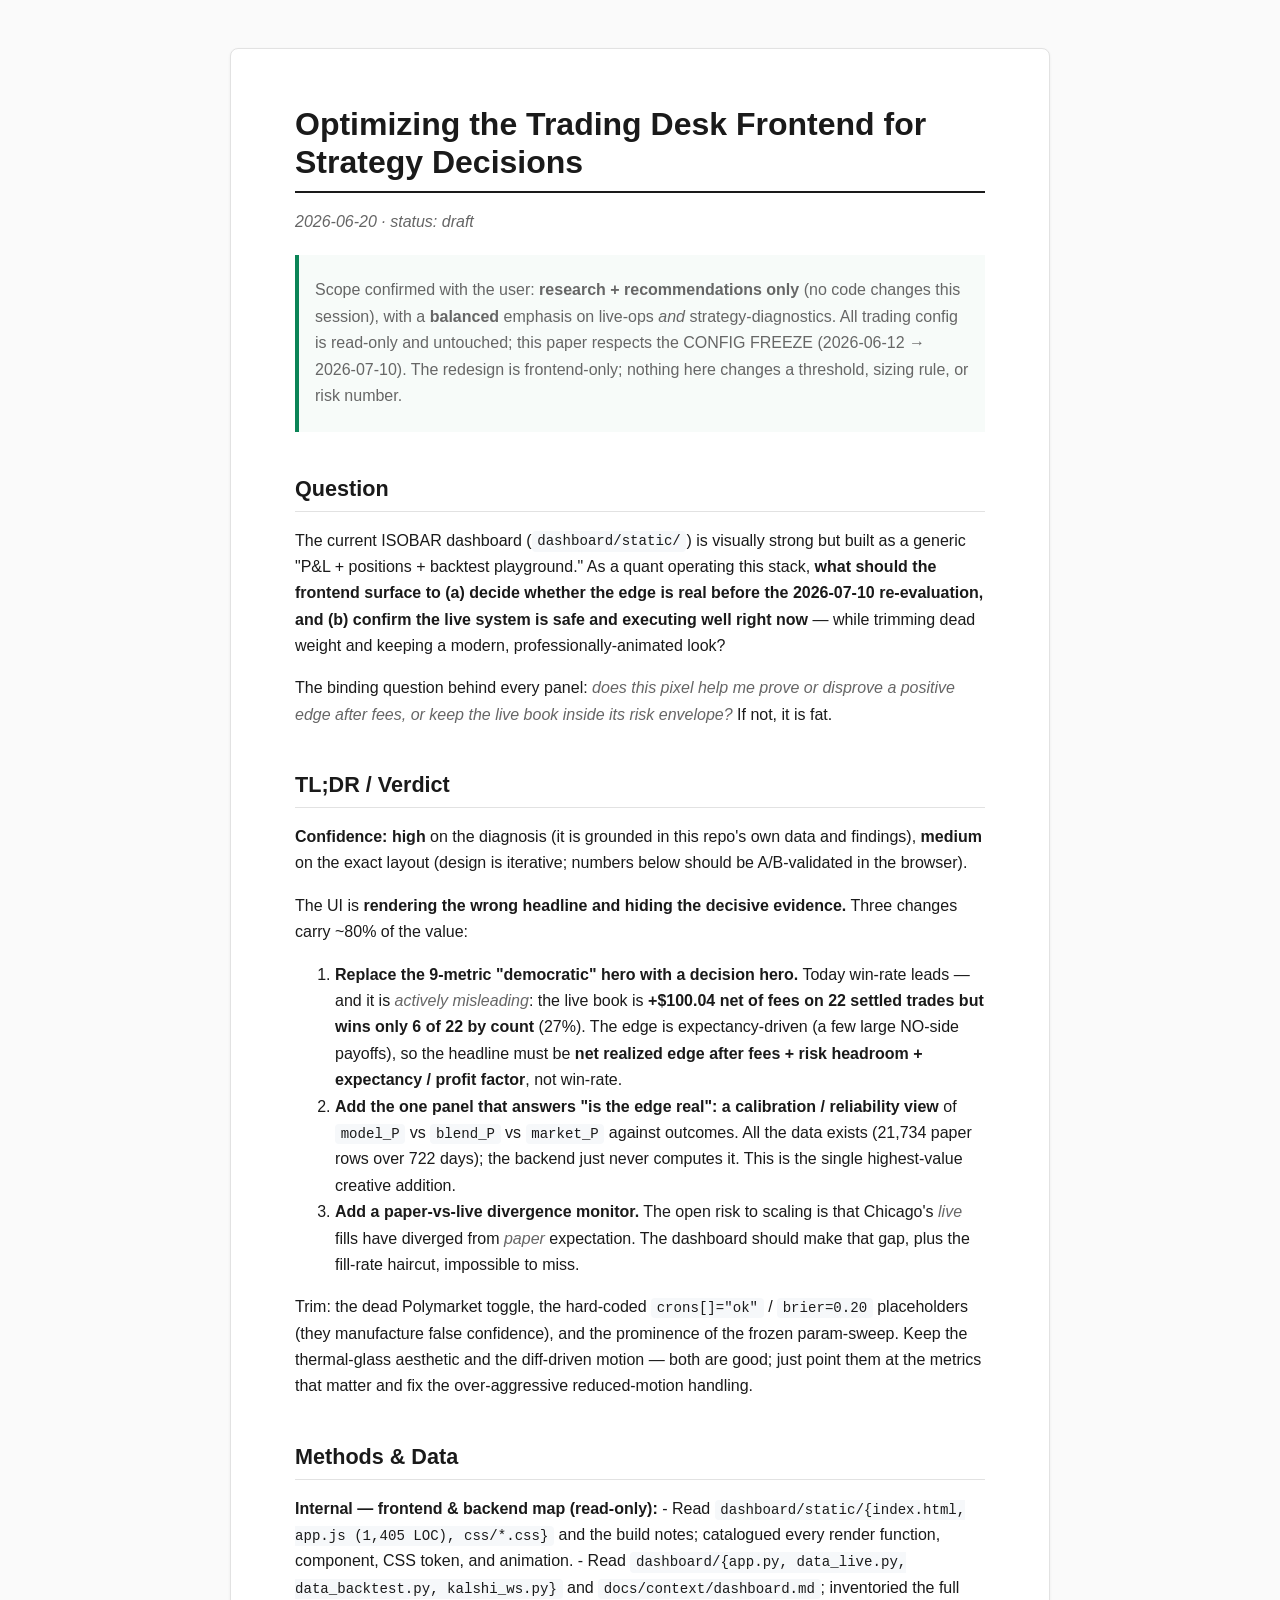
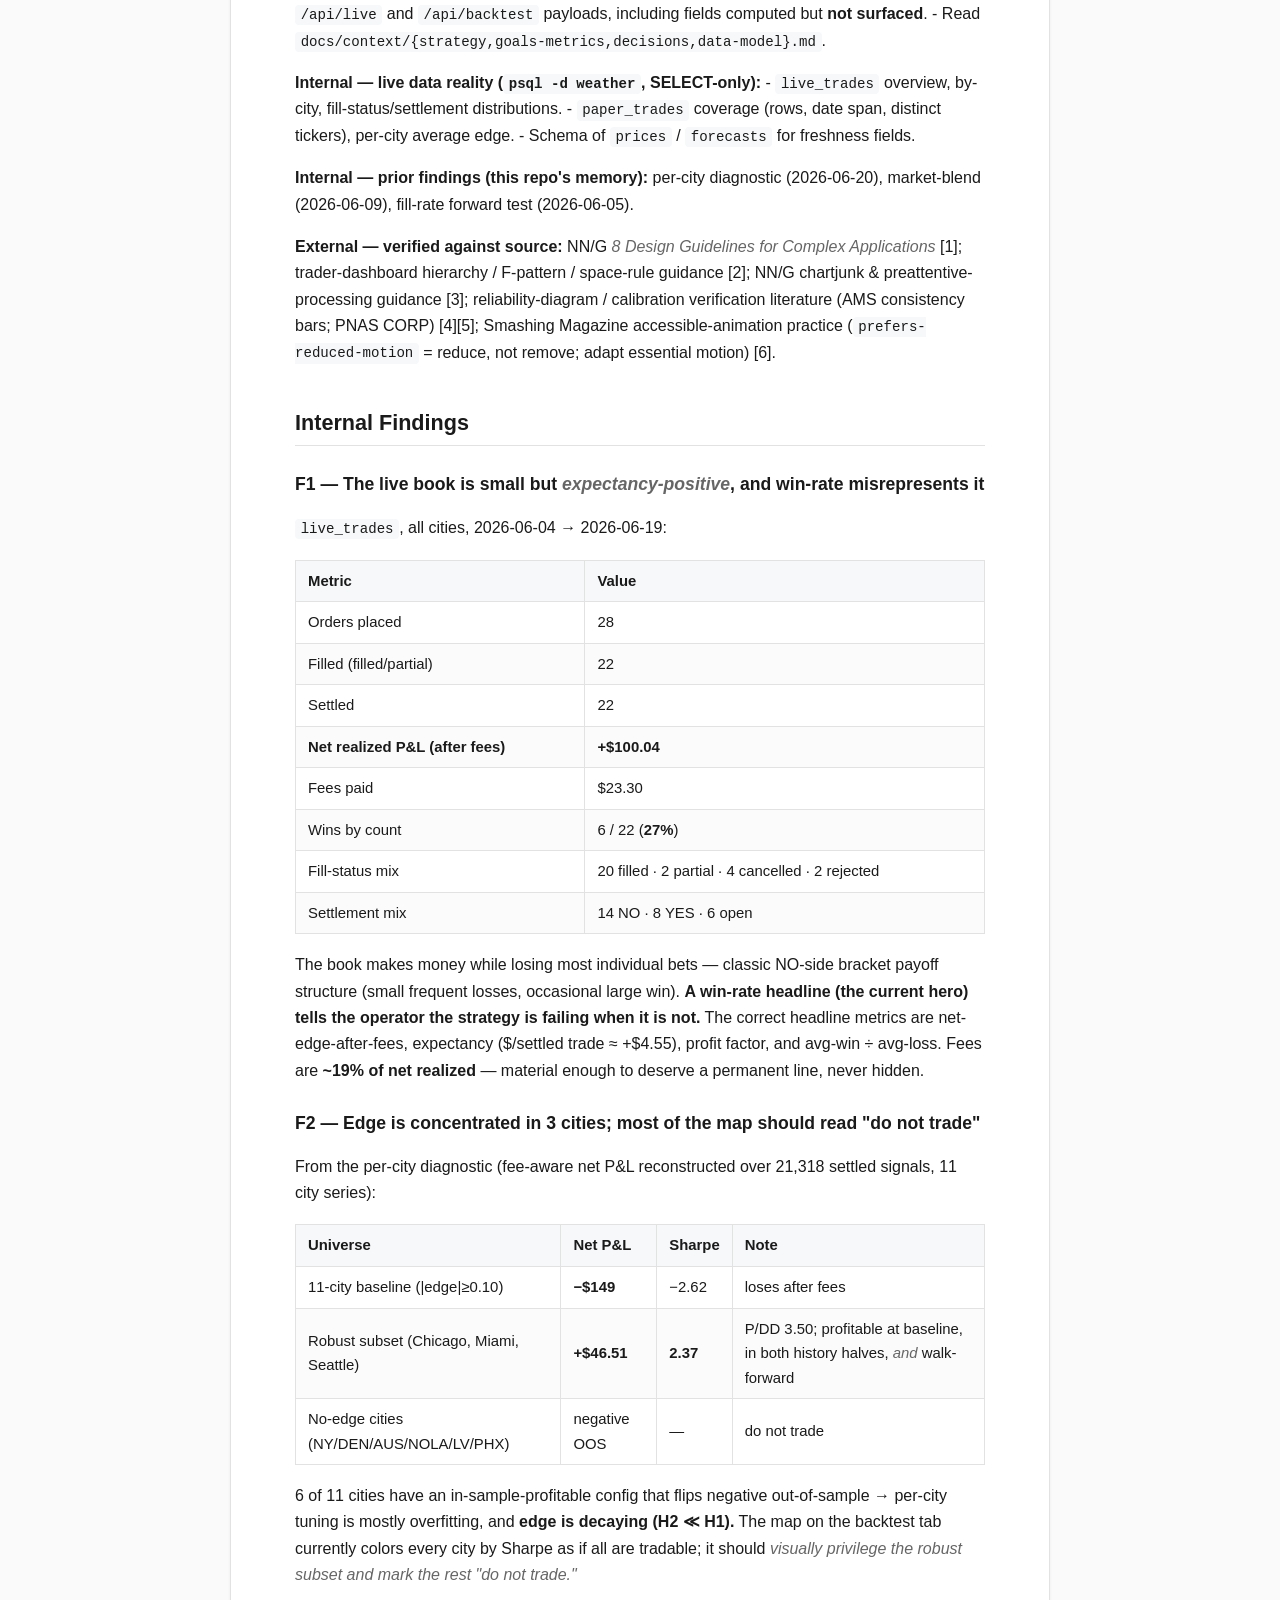
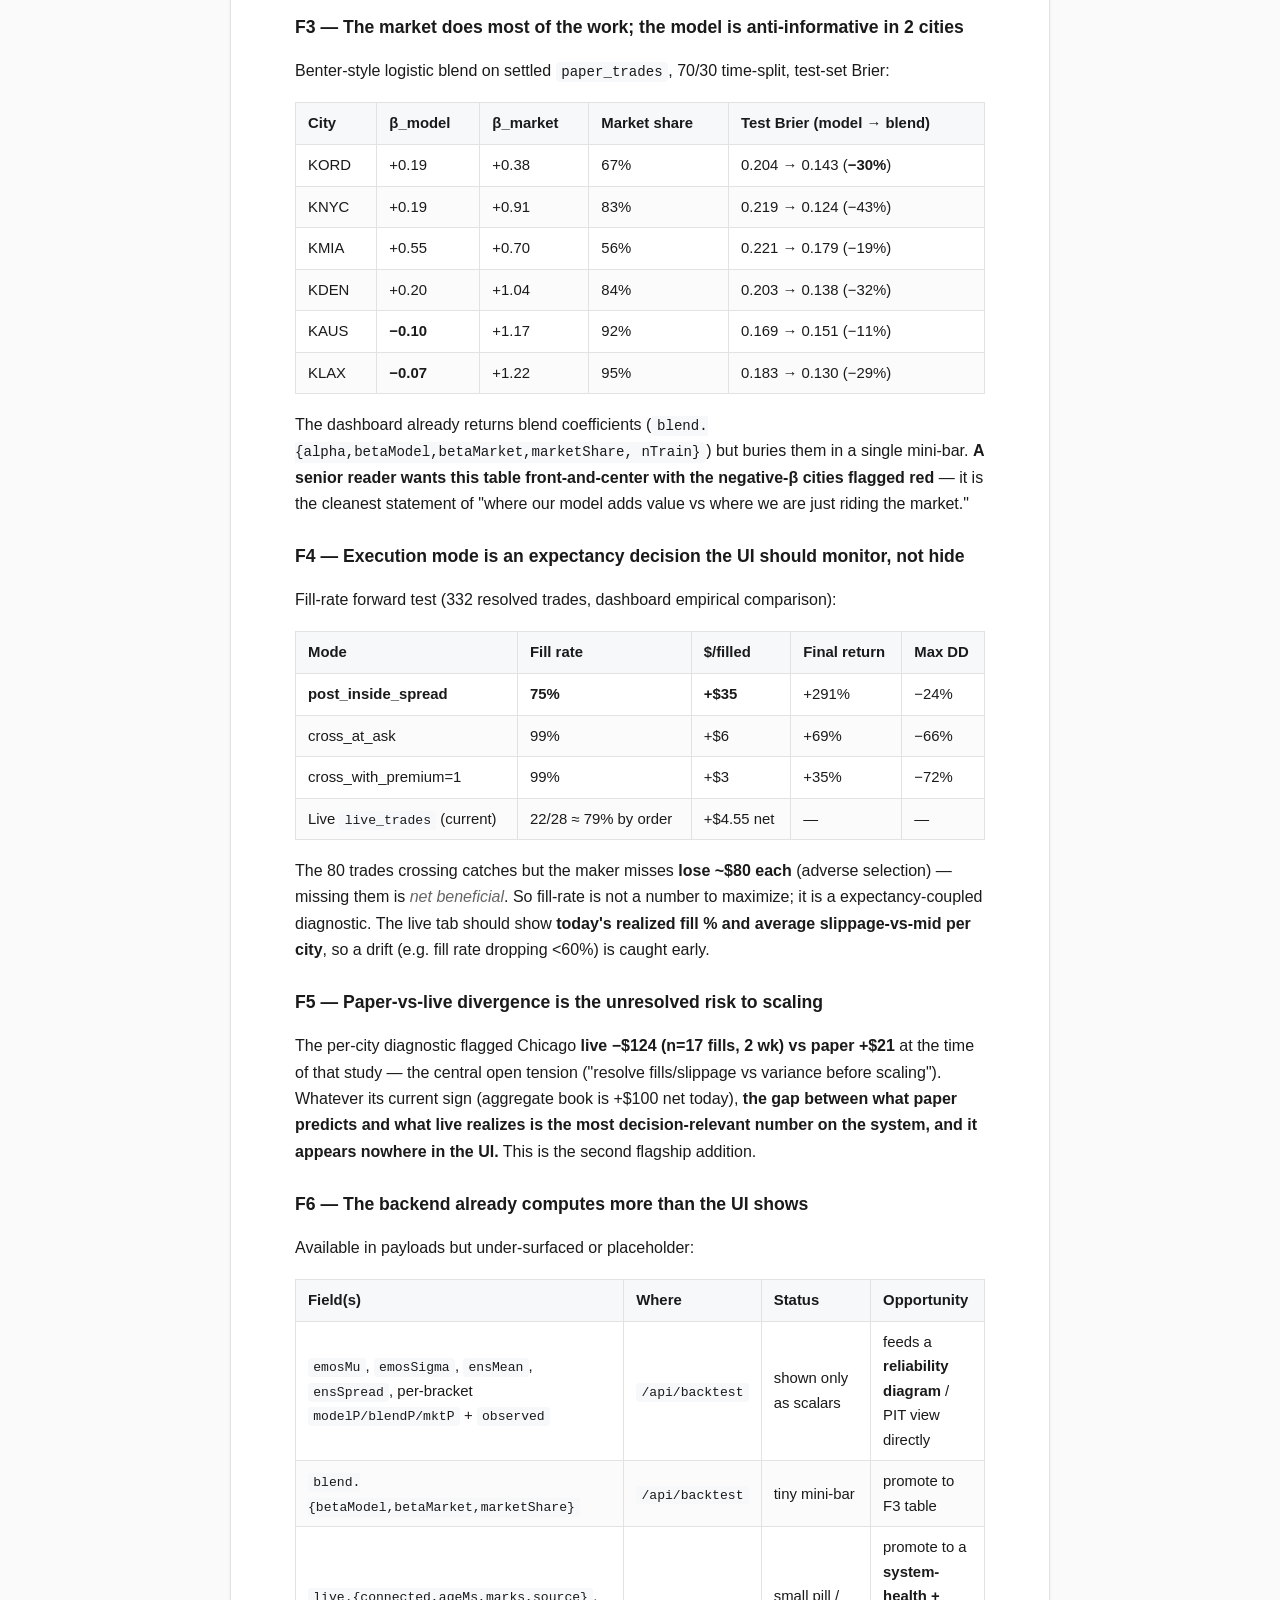
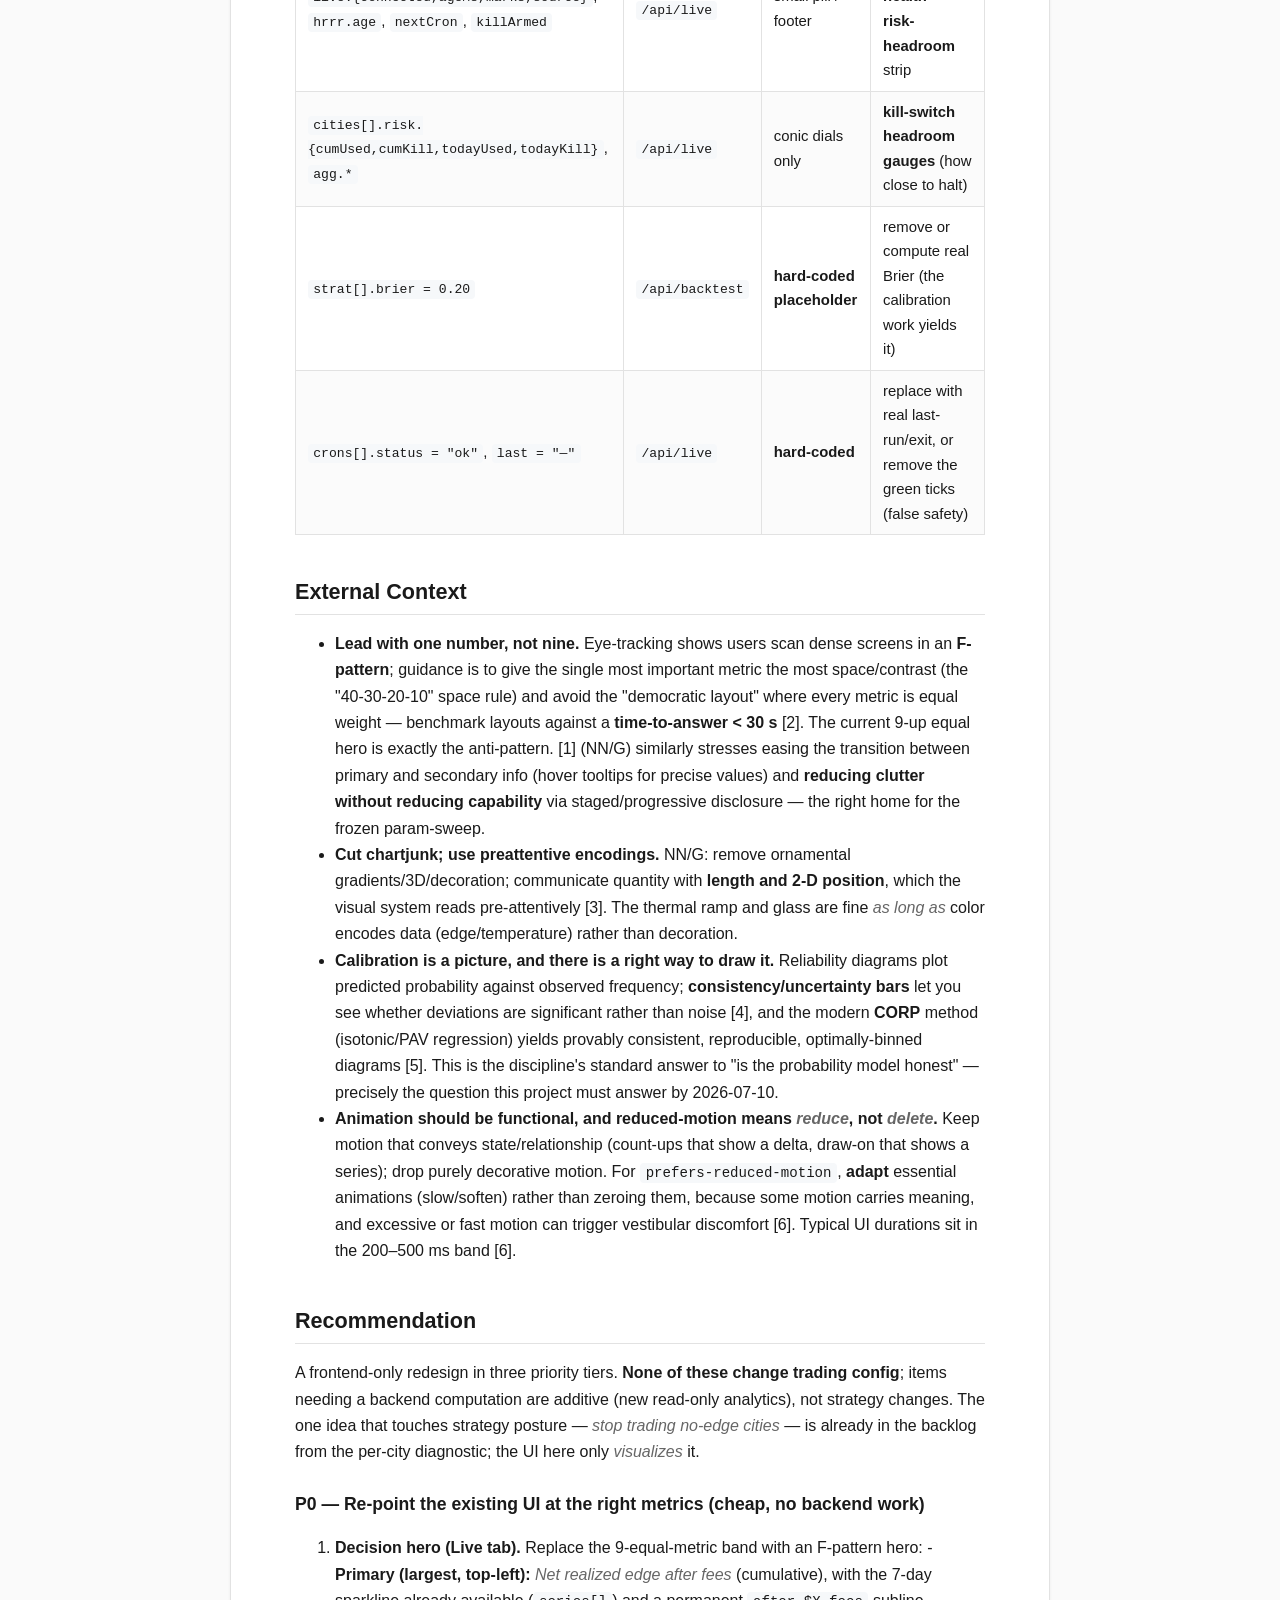
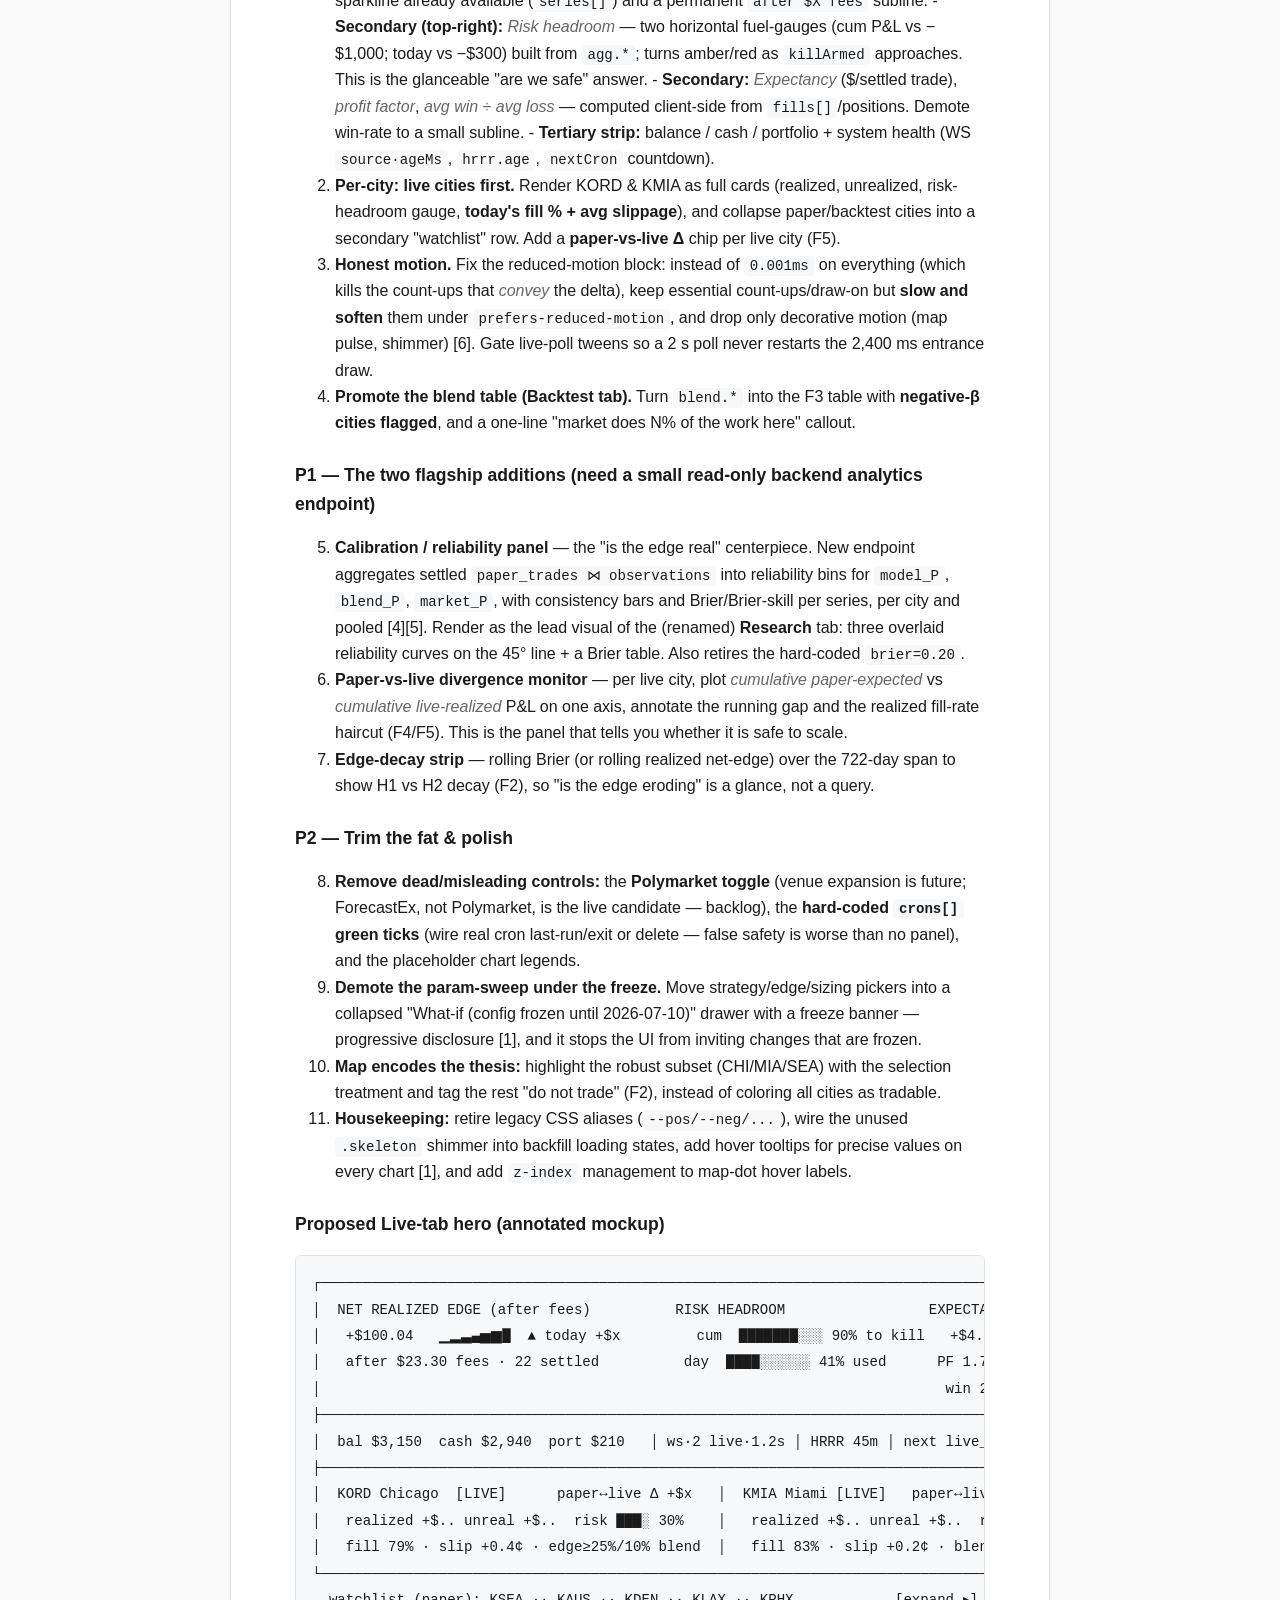
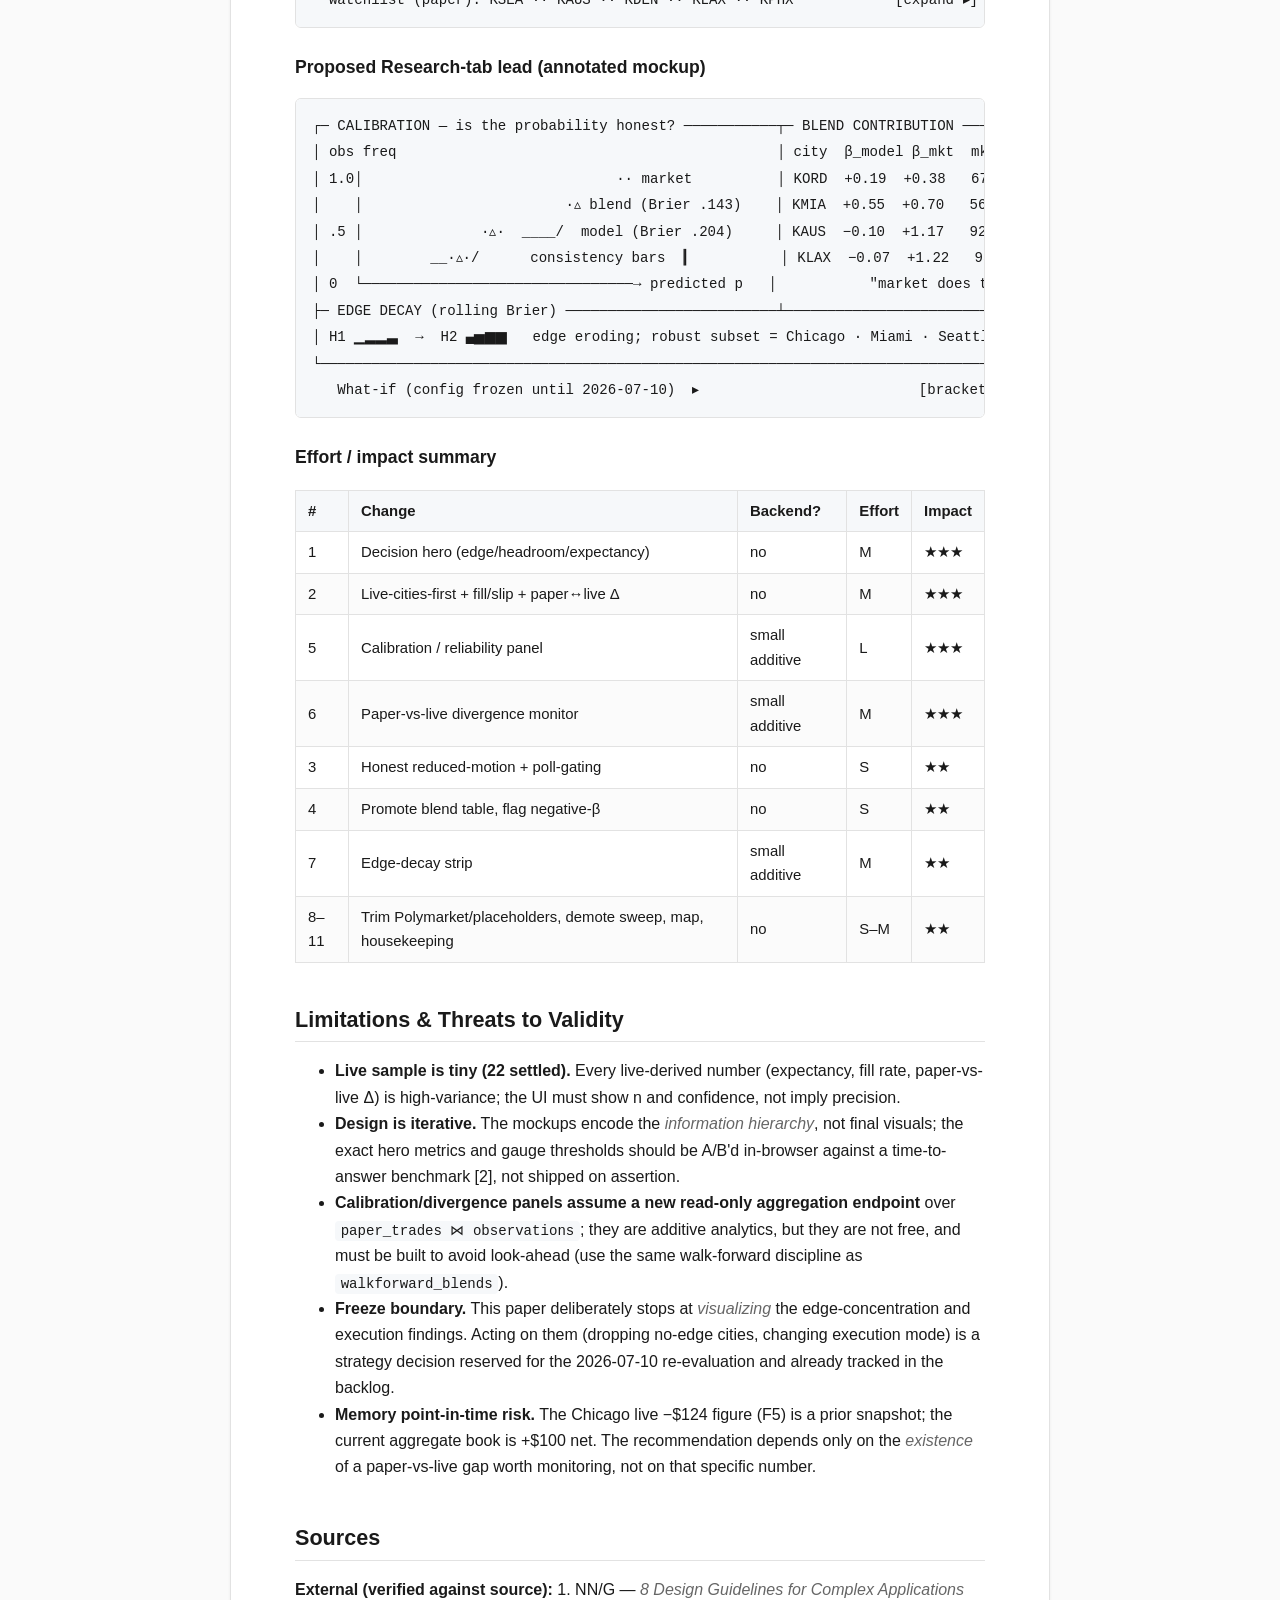
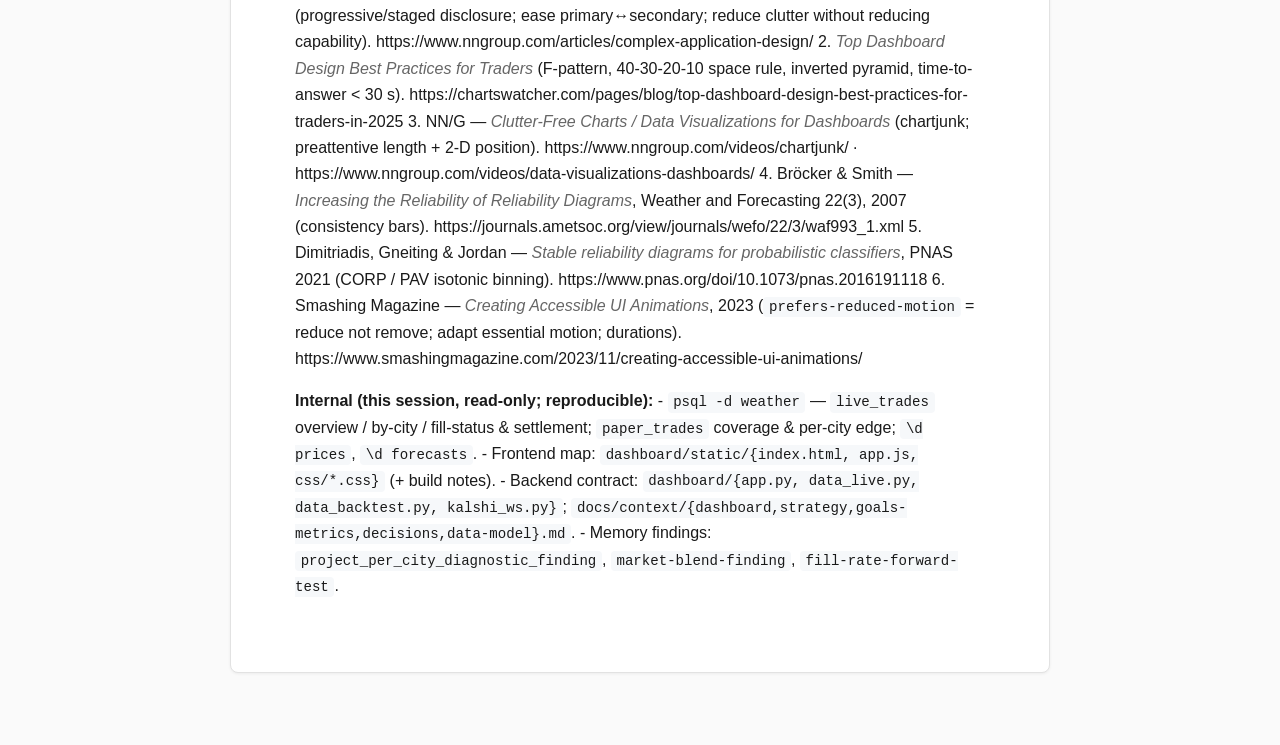
<file: docs/research/html/2026-06-20-frontend-strategy-dashboard-optimization.html>
<!DOCTYPE html>
<html lang="en">
<head>
<meta charset="utf-8">
<meta name="viewport" content="width=device-width, initial-scale=1">
<title>Optimizing the Trading Desk Frontend for Strategy Decisions</title>
<style>
:root { --fg:#1a1a1a; --muted:#666; --accent:#0b8457; --border:#e2e2e2;
  --bg:#fff; --code-bg:#f6f8fa; }
* { box-sizing:border-box; }
body { margin:0; background:#fafafa; color:var(--fg);
  font-family:-apple-system,BlinkMacSystemFont,"Segoe UI",Roboto,Helvetica,Arial,sans-serif;
  line-height:1.65; font-size:16px; }
.paper { max-width:820px; margin:48px auto; padding:56px 64px; background:var(--bg);
  border:1px solid var(--border); border-radius:8px; box-shadow:0 1px 3px rgba(0,0,0,.06); }
h1 { font-size:2rem; line-height:1.2; margin:0 0 .25em;
  border-bottom:2px solid var(--fg); padding-bottom:.3em; }
h2 { font-size:1.35rem; margin:1.8em 0 .6em;
  border-bottom:1px solid var(--border); padding-bottom:.2em; }
h3 { font-size:1.1rem; margin:1.4em 0 .5em; }
em { color:var(--muted); }
a { color:#0366d6; text-decoration:none; }
a:hover { text-decoration:underline; }
table { border-collapse:collapse; width:100%; margin:1.2em 0; font-size:.93rem; }
th, td { border:1px solid var(--border); padding:8px 12px; text-align:left; }
th { background:var(--code-bg); font-weight:600; }
tr:nth-child(even) td { background:#fbfbfb; }
code { font-family:"SF Mono",ui-monospace,Menlo,Consolas,monospace; font-size:.88em;
  background:var(--code-bg); padding:.15em .4em; border-radius:4px; }
pre { background:var(--code-bg); border:1px solid var(--border); border-radius:6px;
  padding:14px 16px; overflow:auto; }
pre code { background:none; padding:0; }
blockquote { margin:1.2em 0; padding:.4em 1em; border-left:4px solid var(--accent);
  background:#f7fbf9; color:var(--muted); }
hr { border:none; border-top:1px solid var(--border); margin:2em 0; }
@media print { body { background:#fff; }
  .paper { border:none; box-shadow:none; margin:0; max-width:none; } }
</style>
</head>
<body>
<main class="paper">
<h1 id="optimizing-the-trading-desk-frontend-for-strategy-decisions">Optimizing the Trading Desk Frontend for Strategy Decisions</h1>
<p><em>2026-06-20 · status: draft</em></p>
<blockquote>
<p>Scope confirmed with the user: <strong>research + recommendations only</strong> (no code changes this
session), with a <strong>balanced</strong> emphasis on live-ops <em>and</em> strategy-diagnostics. All trading
config is read-only and untouched; this paper respects the CONFIG FREEZE (2026-06-12 →
2026-07-10). The redesign is frontend-only; nothing here changes a threshold, sizing rule,
or risk number.</p>
</blockquote>
<h2 id="question">Question</h2>
<p>The current ISOBAR dashboard (<code>dashboard/static/</code>) is visually strong but built as a generic
"P&amp;L + positions + backtest playground." As a quant operating this stack, <strong>what should the
frontend surface to (a) decide whether the edge is real before the 2026-07-10 re-evaluation,
and (b) confirm the live system is safe and executing well right now</strong> — while trimming dead
weight and keeping a modern, professionally-animated look?</p>
<p>The binding question behind every panel: <em>does this pixel help me prove or disprove a positive
edge after fees, or keep the live book inside its risk envelope?</em> If not, it is fat.</p>
<h2 id="tldr-verdict">TL;DR / Verdict</h2>
<p><strong>Confidence: high</strong> on the diagnosis (it is grounded in this repo's own data and findings),
<strong>medium</strong> on the exact layout (design is iterative; numbers below should be A/B-validated in
the browser).</p>
<p>The UI is <strong>rendering the wrong headline and hiding the decisive evidence.</strong> Three changes
carry ~80% of the value:</p>
<ol>
<li><strong>Replace the 9-metric "democratic" hero with a decision hero.</strong> Today win-rate leads — and
   it is <em>actively misleading</em>: the live book is <strong>+$100.04 net of fees on 22 settled trades but
   wins only 6 of 22 by count</strong> (27%). The edge is expectancy-driven (a few large NO-side
   payoffs), so the headline must be <strong>net realized edge after fees + risk headroom + expectancy
   / profit factor</strong>, not win-rate.</li>
<li><strong>Add the one panel that answers "is the edge real": a calibration / reliability view</strong> of
   <code>model_P</code> vs <code>blend_P</code> vs <code>market_P</code> against outcomes. All the data exists (21,734 paper rows
   over 722 days); the backend just never computes it. This is the single highest-value creative
   addition.</li>
<li><strong>Add a paper-vs-live divergence monitor.</strong> The open risk to scaling is that Chicago's <em>live</em>
   fills have diverged from <em>paper</em> expectation. The dashboard should make that gap, plus the
   fill-rate haircut, impossible to miss.</li>
</ol>
<p>Trim: the dead Polymarket toggle, the hard-coded <code>crons[]="ok"</code> / <code>brier=0.20</code> placeholders
(they manufacture false confidence), and the prominence of the frozen param-sweep. Keep the
thermal-glass aesthetic and the diff-driven motion — both are good; just point them at the
metrics that matter and fix the over-aggressive reduced-motion handling.</p>
<h2 id="methods-data">Methods &amp; Data</h2>
<p><strong>Internal — frontend &amp; backend map (read-only):</strong>
- Read <code>dashboard/static/{index.html, app.js (1,405 LOC), css/*.css}</code> and the build notes;
  catalogued every render function, component, CSS token, and animation.
- Read <code>dashboard/{app.py, data_live.py, data_backtest.py, kalshi_ws.py}</code> and
  <code>docs/context/dashboard.md</code>; inventoried the full <code>/api/live</code> and <code>/api/backtest</code> payloads,
  including fields computed but <strong>not surfaced</strong>.
- Read <code>docs/context/{strategy,goals-metrics,decisions,data-model}.md</code>.</p>
<p><strong>Internal — live data reality (<code>psql -d weather</code>, SELECT-only):</strong>
- <code>live_trades</code> overview, by-city, fill-status/settlement distributions.
- <code>paper_trades</code> coverage (rows, date span, distinct tickers), per-city average edge.
- Schema of <code>prices</code> / <code>forecasts</code> for freshness fields.</p>
<p><strong>Internal — prior findings (this repo's memory):</strong> per-city diagnostic (2026-06-20),
market-blend (2026-06-09), fill-rate forward test (2026-06-05).</p>
<p><strong>External — verified against source:</strong> NN/G <em>8 Design Guidelines for Complex Applications</em>
[1]; trader-dashboard hierarchy / F-pattern / space-rule guidance [2]; NN/G chartjunk &amp;
preattentive-processing guidance [3]; reliability-diagram / calibration verification literature
(AMS consistency bars; PNAS CORP) [4][5]; Smashing Magazine accessible-animation practice
(<code>prefers-reduced-motion</code> = reduce, not remove; adapt essential motion) [6].</p>
<h2 id="internal-findings">Internal Findings</h2>
<h3 id="f1-the-live-book-is-small-but-expectancy-positive-and-win-rate-misrepresents-it">F1 — The live book is small but <em>expectancy-positive</em>, and win-rate misrepresents it</h3>
<p><code>live_trades</code>, all cities, 2026-06-04 → 2026-06-19:</p>
<table>
<thead>
<tr>
<th>Metric</th>
<th>Value</th>
</tr>
</thead>
<tbody>
<tr>
<td>Orders placed</td>
<td>28</td>
</tr>
<tr>
<td>Filled (filled/partial)</td>
<td>22</td>
</tr>
<tr>
<td>Settled</td>
<td>22</td>
</tr>
<tr>
<td><strong>Net realized P&amp;L (after fees)</strong></td>
<td><strong>+$100.04</strong></td>
</tr>
<tr>
<td>Fees paid</td>
<td>$23.30</td>
</tr>
<tr>
<td>Wins by count</td>
<td>6 / 22 (<strong>27%</strong>)</td>
</tr>
<tr>
<td>Fill-status mix</td>
<td>20 filled · 2 partial · 4 cancelled · 2 rejected</td>
</tr>
<tr>
<td>Settlement mix</td>
<td>14 NO · 8 YES · 6 open</td>
</tr>
</tbody>
</table>
<p>The book makes money while losing most individual bets — classic NO-side bracket payoff
structure (small frequent losses, occasional large win). <strong>A win-rate headline (the current
hero) tells the operator the strategy is failing when it is not.</strong> The correct headline metrics
are net-edge-after-fees, expectancy ($/settled trade ≈ +$4.55), profit factor, and avg-win ÷
avg-loss. Fees are <strong>~19% of net realized</strong> — material enough to deserve a permanent line, never
hidden.</p>
<h3 id="f2-edge-is-concentrated-in-3-cities-most-of-the-map-should-read-do-not-trade">F2 — Edge is concentrated in 3 cities; most of the map should read "do not trade"</h3>
<p>From the per-city diagnostic (fee-aware net P&amp;L reconstructed over 21,318 settled signals, 11
city series):</p>
<table>
<thead>
<tr>
<th>Universe</th>
<th>Net P&amp;L</th>
<th>Sharpe</th>
<th>Note</th>
</tr>
</thead>
<tbody>
<tr>
<td>11-city baseline (|edge|≥0.10)</td>
<td><strong>−$149</strong></td>
<td>−2.62</td>
<td>loses after fees</td>
</tr>
<tr>
<td>Robust subset (Chicago, Miami, Seattle)</td>
<td><strong>+$46.51</strong></td>
<td><strong>2.37</strong></td>
<td>P/DD 3.50; profitable at baseline, in both history halves, <em>and</em> walk-forward</td>
</tr>
<tr>
<td>No-edge cities (NY/DEN/AUS/NOLA/LV/PHX)</td>
<td>negative OOS</td>
<td>—</td>
<td>do not trade</td>
</tr>
</tbody>
</table>
<p>6 of 11 cities have an in-sample-profitable config that flips negative out-of-sample → per-city
tuning is mostly overfitting, and <strong>edge is decaying (H2 ≪ H1).</strong> The map on the backtest tab
currently colors every city by Sharpe as if all are tradable; it should <em>visually privilege the
robust subset and mark the rest "do not trade."</em></p>
<h3 id="f3-the-market-does-most-of-the-work-the-model-is-anti-informative-in-2-cities">F3 — The market does most of the work; the model is anti-informative in 2 cities</h3>
<p>Benter-style logistic blend on settled <code>paper_trades</code>, 70/30 time-split, test-set Brier:</p>
<table>
<thead>
<tr>
<th>City</th>
<th>β_model</th>
<th>β_market</th>
<th>Market share</th>
<th>Test Brier (model → blend)</th>
</tr>
</thead>
<tbody>
<tr>
<td>KORD</td>
<td>+0.19</td>
<td>+0.38</td>
<td>67%</td>
<td>0.204 → 0.143 (<strong>−30%</strong>)</td>
</tr>
<tr>
<td>KNYC</td>
<td>+0.19</td>
<td>+0.91</td>
<td>83%</td>
<td>0.219 → 0.124 (−43%)</td>
</tr>
<tr>
<td>KMIA</td>
<td>+0.55</td>
<td>+0.70</td>
<td>56%</td>
<td>0.221 → 0.179 (−19%)</td>
</tr>
<tr>
<td>KDEN</td>
<td>+0.20</td>
<td>+1.04</td>
<td>84%</td>
<td>0.203 → 0.138 (−32%)</td>
</tr>
<tr>
<td>KAUS</td>
<td><strong>−0.10</strong></td>
<td>+1.17</td>
<td>92%</td>
<td>0.169 → 0.151 (−11%)</td>
</tr>
<tr>
<td>KLAX</td>
<td><strong>−0.07</strong></td>
<td>+1.22</td>
<td>95%</td>
<td>0.183 → 0.130 (−29%)</td>
</tr>
</tbody>
</table>
<p>The dashboard already returns blend coefficients (<code>blend.{alpha,betaModel,betaMarket,marketShare,
nTrain}</code>) but buries them in a single mini-bar. <strong>A senior reader wants this table front-and-center
with the negative-β cities flagged red</strong> — it is the cleanest statement of "where our model adds
value vs where we are just riding the market."</p>
<h3 id="f4-execution-mode-is-an-expectancy-decision-the-ui-should-monitor-not-hide">F4 — Execution mode is an expectancy decision the UI should monitor, not hide</h3>
<p>Fill-rate forward test (332 resolved trades, dashboard empirical comparison):</p>
<table>
<thead>
<tr>
<th>Mode</th>
<th>Fill rate</th>
<th>$/filled</th>
<th>Final return</th>
<th>Max DD</th>
</tr>
</thead>
<tbody>
<tr>
<td><strong>post_inside_spread</strong></td>
<td><strong>75%</strong></td>
<td><strong>+$35</strong></td>
<td>+291%</td>
<td>−24%</td>
</tr>
<tr>
<td>cross_at_ask</td>
<td>99%</td>
<td>+$6</td>
<td>+69%</td>
<td>−66%</td>
</tr>
<tr>
<td>cross_with_premium=1</td>
<td>99%</td>
<td>+$3</td>
<td>+35%</td>
<td>−72%</td>
</tr>
<tr>
<td>Live <code>live_trades</code> (current)</td>
<td>22/28 ≈ 79% by order</td>
<td>+$4.55 net</td>
<td>—</td>
<td>—</td>
</tr>
</tbody>
</table>
<p>The 80 trades crossing catches but the maker misses <strong>lose ~$80 each</strong> (adverse selection) —
missing them is <em>net beneficial</em>. So fill-rate is not a number to maximize; it is a
expectancy-coupled diagnostic. The live tab should show <strong>today's realized fill % and average
slippage-vs-mid per city</strong>, so a drift (e.g. fill rate dropping &lt;60%) is caught early.</p>
<h3 id="f5-paper-vs-live-divergence-is-the-unresolved-risk-to-scaling">F5 — Paper-vs-live divergence is the unresolved risk to scaling</h3>
<p>The per-city diagnostic flagged Chicago <strong>live −$124 (n=17 fills, 2 wk) vs paper +$21</strong> at the
time of that study — the central open tension ("resolve fills/slippage vs variance before
scaling"). Whatever its current sign (aggregate book is +$100 net today), <strong>the gap between what
paper predicts and what live realizes is the most decision-relevant number on the system, and it
appears nowhere in the UI.</strong> This is the second flagship addition.</p>
<h3 id="f6-the-backend-already-computes-more-than-the-ui-shows">F6 — The backend already computes more than the UI shows</h3>
<p>Available in payloads but under-surfaced or placeholder:</p>
<table>
<thead>
<tr>
<th>Field(s)</th>
<th>Where</th>
<th>Status</th>
<th>Opportunity</th>
</tr>
</thead>
<tbody>
<tr>
<td><code>emosMu</code>, <code>emosSigma</code>, <code>ensMean</code>, <code>ensSpread</code>, per-bracket <code>modelP/blendP/mktP</code> + <code>observed</code></td>
<td><code>/api/backtest</code></td>
<td>shown only as scalars</td>
<td>feeds a <strong>reliability diagram</strong> / PIT view directly</td>
</tr>
<tr>
<td><code>blend.{betaModel,betaMarket,marketShare}</code></td>
<td><code>/api/backtest</code></td>
<td>tiny mini-bar</td>
<td>promote to F3 table</td>
</tr>
<tr>
<td><code>live.{connected,ageMs,marks,source}</code>, <code>hrrr.age</code>, <code>nextCron</code>, <code>killArmed</code></td>
<td><code>/api/live</code></td>
<td>small pill / footer</td>
<td>promote to a <strong>system-health + risk-headroom</strong> strip</td>
</tr>
<tr>
<td><code>cities[].risk.{cumUsed,cumKill,todayUsed,todayKill}</code>, <code>agg.*</code></td>
<td><code>/api/live</code></td>
<td>conic dials only</td>
<td><strong>kill-switch headroom gauges</strong> (how close to halt)</td>
</tr>
<tr>
<td><code>strat[].brier = 0.20</code></td>
<td><code>/api/backtest</code></td>
<td><strong>hard-coded placeholder</strong></td>
<td>remove or compute real Brier (the calibration work yields it)</td>
</tr>
<tr>
<td><code>crons[].status = "ok"</code>, <code>last = "—"</code></td>
<td><code>/api/live</code></td>
<td><strong>hard-coded</strong></td>
<td>replace with real last-run/exit, or remove the green ticks (false safety)</td>
</tr>
</tbody>
</table>
<h2 id="external-context">External Context</h2>
<ul>
<li><strong>Lead with one number, not nine.</strong> Eye-tracking shows users scan dense screens in an
  <strong>F-pattern</strong>; guidance is to give the single most important metric the most space/contrast
  (the "40-30-20-10" space rule) and avoid the "democratic layout" where every metric is equal
  weight — benchmark layouts against a <strong>time-to-answer &lt; 30 s</strong> [2]. The current 9-up equal hero
  is exactly the anti-pattern. [1] (NN/G) similarly stresses easing the transition between
  primary and secondary info (hover tooltips for precise values) and <strong>reducing clutter without
  reducing capability</strong> via staged/progressive disclosure — the right home for the frozen
  param-sweep.</li>
<li><strong>Cut chartjunk; use preattentive encodings.</strong> NN/G: remove ornamental gradients/3D/decoration;
  communicate quantity with <strong>length and 2-D position</strong>, which the visual system reads
  pre-attentively [3]. The thermal ramp and glass are fine <em>as long as</em> color encodes data
  (edge/temperature) rather than decoration.</li>
<li><strong>Calibration is a picture, and there is a right way to draw it.</strong> Reliability diagrams plot
  predicted probability against observed frequency; <strong>consistency/uncertainty bars</strong> let you see
  whether deviations are significant rather than noise [4], and the modern <strong>CORP</strong> method
  (isotonic/PAV regression) yields provably consistent, reproducible, optimally-binned diagrams
  [5]. This is the discipline's standard answer to "is the probability model honest" — precisely
  the question this project must answer by 2026-07-10.</li>
<li><strong>Animation should be functional, and reduced-motion means <em>reduce</em>, not <em>delete</em>.</strong> Keep motion
  that conveys state/relationship (count-ups that show a delta, draw-on that shows a series);
  drop purely decorative motion. For <code>prefers-reduced-motion</code>, <strong>adapt</strong> essential animations
  (slow/soften) rather than zeroing them, because some motion carries meaning, and excessive or
  fast motion can trigger vestibular discomfort [6]. Typical UI durations sit in the 200–500 ms
  band [6].</li>
</ul>
<h2 id="recommendation">Recommendation</h2>
<p>A frontend-only redesign in three priority tiers. <strong>None of these change trading config</strong>;
items needing a backend computation are additive (new read-only analytics), not strategy
changes. The one idea that touches strategy posture — <em>stop trading no-edge cities</em> — is already
in the backlog from the per-city diagnostic; the UI here only <em>visualizes</em> it.</p>
<h3 id="p0-re-point-the-existing-ui-at-the-right-metrics-cheap-no-backend-work">P0 — Re-point the existing UI at the right metrics (cheap, no backend work)</h3>
<ol>
<li><strong>Decision hero (Live tab).</strong> Replace the 9-equal-metric band with an F-pattern hero:
   - <strong>Primary (largest, top-left):</strong> <em>Net realized edge after fees</em> (cumulative), with the
     7-day sparkline already available (<code>series[]</code>) and a permanent <code>after $X fees</code> subline.
   - <strong>Secondary (top-right):</strong> <em>Risk headroom</em> — two horizontal fuel-gauges (cum P&amp;L vs −$1,000;
     today vs −$300) built from <code>agg.*</code>; turns amber/red as <code>killArmed</code> approaches. This is the
     glanceable "are we safe" answer.
   - <strong>Secondary:</strong> <em>Expectancy</em> ($/settled trade), <em>profit factor</em>, <em>avg win ÷ avg loss</em> —
     computed client-side from <code>fills[]</code>/positions. Demote win-rate to a small subline.
   - <strong>Tertiary strip:</strong> balance / cash / portfolio + system health (WS <code>source·ageMs</code>,
     <code>hrrr.age</code>, <code>nextCron</code> countdown).</li>
<li><strong>Per-city: live cities first.</strong> Render KORD &amp; KMIA as full cards (realized, unrealized,
   risk-headroom gauge, <strong>today's fill % + avg slippage</strong>), and collapse paper/backtest cities
   into a secondary "watchlist" row. Add a <strong>paper-vs-live Δ</strong> chip per live city (F5).</li>
<li><strong>Honest motion.</strong> Fix the reduced-motion block: instead of <code>0.001ms</code> on everything (which
   kills the count-ups that <em>convey</em> the delta), keep essential count-ups/draw-on but <strong>slow and
   soften</strong> them under <code>prefers-reduced-motion</code>, and drop only decorative motion (map pulse,
   shimmer) [6]. Gate live-poll tweens so a 2 s poll never restarts the 2,400 ms entrance draw.</li>
<li><strong>Promote the blend table (Backtest tab).</strong> Turn <code>blend.*</code> into the F3 table with
   <strong>negative-β cities flagged</strong>, and a one-line "market does N% of the work here" callout.</li>
</ol>
<h3 id="p1-the-two-flagship-additions-need-a-small-read-only-backend-analytics-endpoint">P1 — The two flagship additions (need a small read-only backend analytics endpoint)</h3>
<ol start="5">
<li><strong>Calibration / reliability panel</strong> — the "is the edge real" centerpiece. New endpoint
   aggregates settled <code>paper_trades ⋈ observations</code> into reliability bins for <code>model_P</code>,
   <code>blend_P</code>, <code>market_P</code>, with consistency bars and Brier/Brier-skill per series, per city and
   pooled [4][5]. Render as the lead visual of the (renamed) <strong>Research</strong> tab: three overlaid
   reliability curves on the 45° line + a Brier table. Also retires the hard-coded <code>brier=0.20</code>.</li>
<li><strong>Paper-vs-live divergence monitor</strong> — per live city, plot <em>cumulative paper-expected</em> vs
   <em>cumulative live-realized</em> P&amp;L on one axis, annotate the running gap and the realized fill-rate
   haircut (F4/F5). This is the panel that tells you whether it is safe to scale.</li>
<li><strong>Edge-decay strip</strong> — rolling Brier (or rolling realized net-edge) over the 722-day span to
   show H1 vs H2 decay (F2), so "is the edge eroding" is a glance, not a query.</li>
</ol>
<h3 id="p2-trim-the-fat-polish">P2 — Trim the fat &amp; polish</h3>
<ol start="8">
<li><strong>Remove dead/misleading controls:</strong> the <strong>Polymarket toggle</strong> (venue expansion is future;
   ForecastEx, not Polymarket, is the live candidate — backlog), the <strong>hard-coded <code>crons[]</code>
   green ticks</strong> (wire real cron last-run/exit or delete — false safety is worse than no panel),
   and the placeholder chart legends.</li>
<li><strong>Demote the param-sweep under the freeze.</strong> Move strategy/edge/sizing pickers into a
   collapsed "What-if (config frozen until 2026-07-10)" drawer with a freeze banner — progressive
   disclosure [1], and it stops the UI from inviting changes that are frozen.</li>
<li><strong>Map encodes the thesis:</strong> highlight the robust subset (CHI/MIA/SEA) with the selection
    treatment and tag the rest "do not trade" (F2), instead of coloring all cities as tradable.</li>
<li><strong>Housekeeping:</strong> retire legacy CSS aliases (<code>--pos/--neg/...</code>), wire the unused <code>.skeleton</code>
    shimmer into backfill loading states, add hover tooltips for precise values on every chart
    [1], and add <code>z-index</code> management to map-dot hover labels.</li>
</ol>
<h3 id="proposed-live-tab-hero-annotated-mockup">Proposed Live-tab hero (annotated mockup)</h3>
<pre><code>┌──────────────────────────────────────────────────────────────────────────────────────┐
│  NET REALIZED EDGE (after fees)          RISK HEADROOM                 EXPECTANCY       │
│   +$100.04   ▁▂▃▄▅▆█  ▲ today +$x         cum  ███████░░░ 90% to kill   +$4.55 /trade   │
│   after $23.30 fees · 22 settled          day  ████░░░░░░ 41% used      PF 1.7 · W/L 4.2│
│                                                                          win 27% (6/22) │
├──────────────────────────────────────────────────────────────────────────────────────┤
│  bal $3,150  cash $2,940  port $210   │ ws·2 live·1.2s │ HRRR 45m │ next live_trade 3:12│
├──────────────────────────────────────────────────────────────────────────────────────┤
│  KORD Chicago  [LIVE]      paper↔live Δ +$x   │  KMIA Miami [LIVE]   paper↔live Δ −$y   │
│   realized +$.. unreal +$..  risk ███░ 30%    │   realized +$.. unreal +$..  risk ██░ 22%│
│   fill 79% · slip +0.4¢ · edge≥25%/10% blend  │   fill 83% · slip +0.2¢ · blend≥10%      │
└──────────────────────────────────────────────────────────────────────────────────────┘
  watchlist (paper): KSEA ·· KAUS ·· KDEN ·· KLAX ·· KPHX            [expand ▸]
</code></pre>
<h3 id="proposed-research-tab-lead-annotated-mockup">Proposed Research-tab lead (annotated mockup)</h3>
<pre><code>┌─ CALIBRATION — is the probability honest? ───────────┬─ BLEND CONTRIBUTION ─────────────┐
│ obs freq                                             │ city  β_model β_mkt  mkt-share   │
│ 1.0│                              ·· market          │ KORD  +0.19  +0.38   67%  ✓      │
│    │                        ·▵ blend (Brier .143)    │ KMIA  +0.55  +0.70   56%  ✓      │
│ .5 │              ·▵·  ____/  model (Brier .204)     │ KAUS  −0.10  +1.17   92%  ⚠ model│
│    │        __·▵·/      consistency bars ▕▏          │ KLAX  −0.07  +1.22   95%  ⚠ anti-│
│ 0  └────────────────────────────────→ predicted p   │           &quot;market does the work&quot; │
├─ EDGE DECAY (rolling Brier) ─────────────────────────┴──────────────────────────────────┤
│ H1 ▁▂▂▃  →  H2 ▄▅▆▆   edge eroding; robust subset = Chicago · Miami · Seattle only      │
└─────────────────────────────────────────────────────────────────────────────────────────┘
   What-if (config frozen until 2026-07-10)  ▸                          [bracket ladder ▾]
</code></pre>
<h3 id="effort-impact-summary">Effort / impact summary</h3>
<table>
<thead>
<tr>
<th>#</th>
<th>Change</th>
<th>Backend?</th>
<th>Effort</th>
<th>Impact</th>
</tr>
</thead>
<tbody>
<tr>
<td>1</td>
<td>Decision hero (edge/headroom/expectancy)</td>
<td>no</td>
<td>M</td>
<td>★★★</td>
</tr>
<tr>
<td>2</td>
<td>Live-cities-first + fill/slip + paper↔live Δ</td>
<td>no</td>
<td>M</td>
<td>★★★</td>
</tr>
<tr>
<td>5</td>
<td>Calibration / reliability panel</td>
<td>small additive</td>
<td>L</td>
<td>★★★</td>
</tr>
<tr>
<td>6</td>
<td>Paper-vs-live divergence monitor</td>
<td>small additive</td>
<td>M</td>
<td>★★★</td>
</tr>
<tr>
<td>3</td>
<td>Honest reduced-motion + poll-gating</td>
<td>no</td>
<td>S</td>
<td>★★</td>
</tr>
<tr>
<td>4</td>
<td>Promote blend table, flag negative-β</td>
<td>no</td>
<td>S</td>
<td>★★</td>
</tr>
<tr>
<td>7</td>
<td>Edge-decay strip</td>
<td>small additive</td>
<td>M</td>
<td>★★</td>
</tr>
<tr>
<td>8–11</td>
<td>Trim Polymarket/placeholders, demote sweep, map, housekeeping</td>
<td>no</td>
<td>S–M</td>
<td>★★</td>
</tr>
</tbody>
</table>
<h2 id="limitations-threats-to-validity">Limitations &amp; Threats to Validity</h2>
<ul>
<li><strong>Live sample is tiny (22 settled).</strong> Every live-derived number (expectancy, fill rate,
  paper-vs-live Δ) is high-variance; the UI must show n and confidence, not imply precision.</li>
<li><strong>Design is iterative.</strong> The mockups encode the <em>information hierarchy</em>, not final visuals;
  the exact hero metrics and gauge thresholds should be A/B'd in-browser against a time-to-answer
  benchmark [2], not shipped on assertion.</li>
<li><strong>Calibration/divergence panels assume a new read-only aggregation endpoint</strong> over
  <code>paper_trades ⋈ observations</code>; they are additive analytics, but they are not free, and must be
  built to avoid look-ahead (use the same walk-forward discipline as <code>walkforward_blends</code>).</li>
<li><strong>Freeze boundary.</strong> This paper deliberately stops at <em>visualizing</em> the edge-concentration and
  execution findings. Acting on them (dropping no-edge cities, changing execution mode) is a
  strategy decision reserved for the 2026-07-10 re-evaluation and already tracked in the backlog.</li>
<li><strong>Memory point-in-time risk.</strong> The Chicago live −$124 figure (F5) is a prior snapshot; the
  current aggregate book is +$100 net. The recommendation depends only on the <em>existence</em> of a
  paper-vs-live gap worth monitoring, not on that specific number.</li>
</ul>
<h2 id="sources">Sources</h2>
<p><strong>External (verified against source):</strong>
1. NN/G — <em>8 Design Guidelines for Complex Applications</em> (progressive/staged disclosure; ease
   primary↔secondary; reduce clutter without reducing capability).
   https://www.nngroup.com/articles/complex-application-design/
2. <em>Top Dashboard Design Best Practices for Traders</em> (F-pattern, 40-30-20-10 space rule, inverted
   pyramid, time-to-answer &lt; 30 s). https://chartswatcher.com/pages/blog/top-dashboard-design-best-practices-for-traders-in-2025
3. NN/G — <em>Clutter-Free Charts / Data Visualizations for Dashboards</em> (chartjunk; preattentive
   length + 2-D position). https://www.nngroup.com/videos/chartjunk/ ·
   https://www.nngroup.com/videos/data-visualizations-dashboards/
4. Bröcker &amp; Smith — <em>Increasing the Reliability of Reliability Diagrams</em>, Weather and Forecasting
   22(3), 2007 (consistency bars). https://journals.ametsoc.org/view/journals/wefo/22/3/waf993_1.xml
5. Dimitriadis, Gneiting &amp; Jordan — <em>Stable reliability diagrams for probabilistic classifiers</em>,
   PNAS 2021 (CORP / PAV isotonic binning). https://www.pnas.org/doi/10.1073/pnas.2016191118
6. Smashing Magazine — <em>Creating Accessible UI Animations</em>, 2023 (<code>prefers-reduced-motion</code> =
   reduce not remove; adapt essential motion; durations).
   https://www.smashingmagazine.com/2023/11/creating-accessible-ui-animations/</p>
<p><strong>Internal (this session, read-only; reproducible):</strong>
- <code>psql -d weather</code> — <code>live_trades</code> overview / by-city / fill-status &amp; settlement;
  <code>paper_trades</code> coverage &amp; per-city edge; <code>\d prices</code>, <code>\d forecasts</code>.
- Frontend map: <code>dashboard/static/{index.html, app.js, css/*.css}</code> (+ build notes).
- Backend contract: <code>dashboard/{app.py, data_live.py, data_backtest.py, kalshi_ws.py}</code>;
  <code>docs/context/{dashboard,strategy,goals-metrics,decisions,data-model}.md</code>.
- Memory findings: <code>project_per_city_diagnostic_finding</code>, <code>market-blend-finding</code>,
  <code>fill-rate-forward-test</code>.</p>
</main>
</body>
</html>
</file>
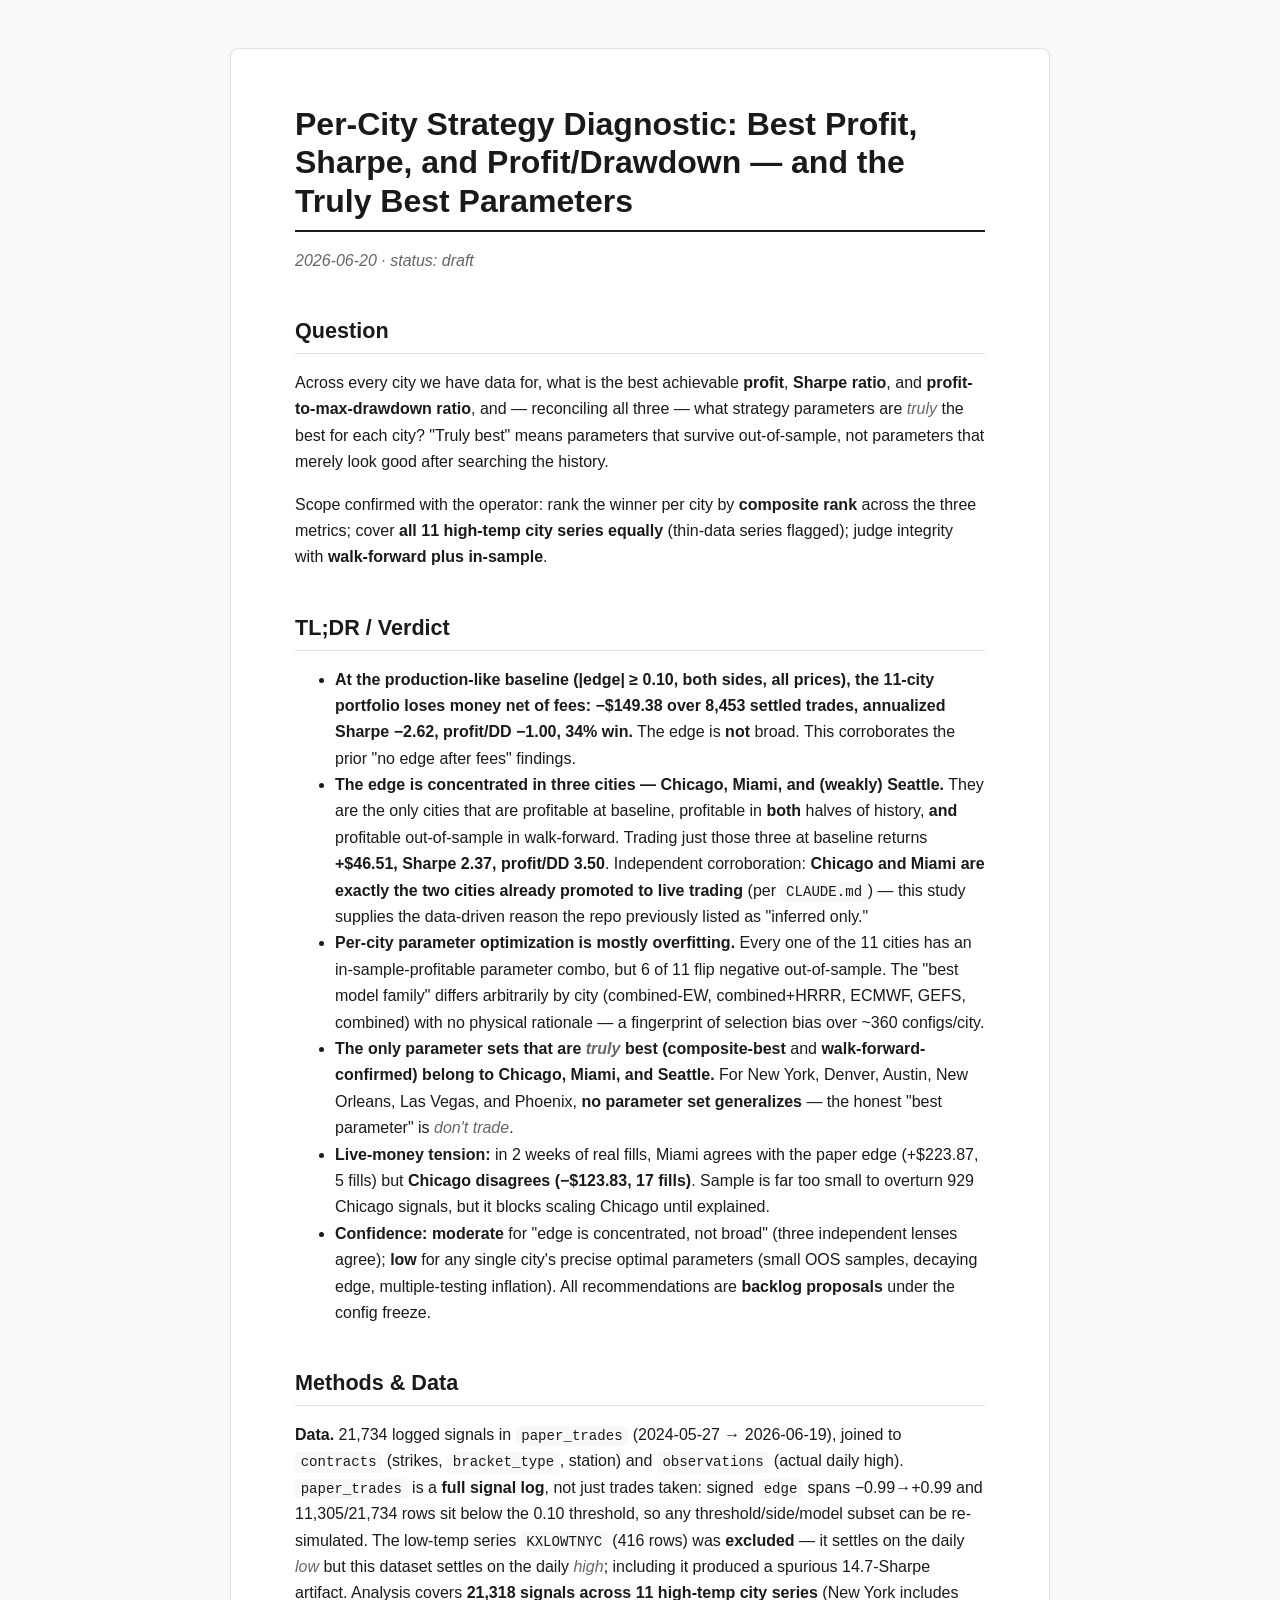
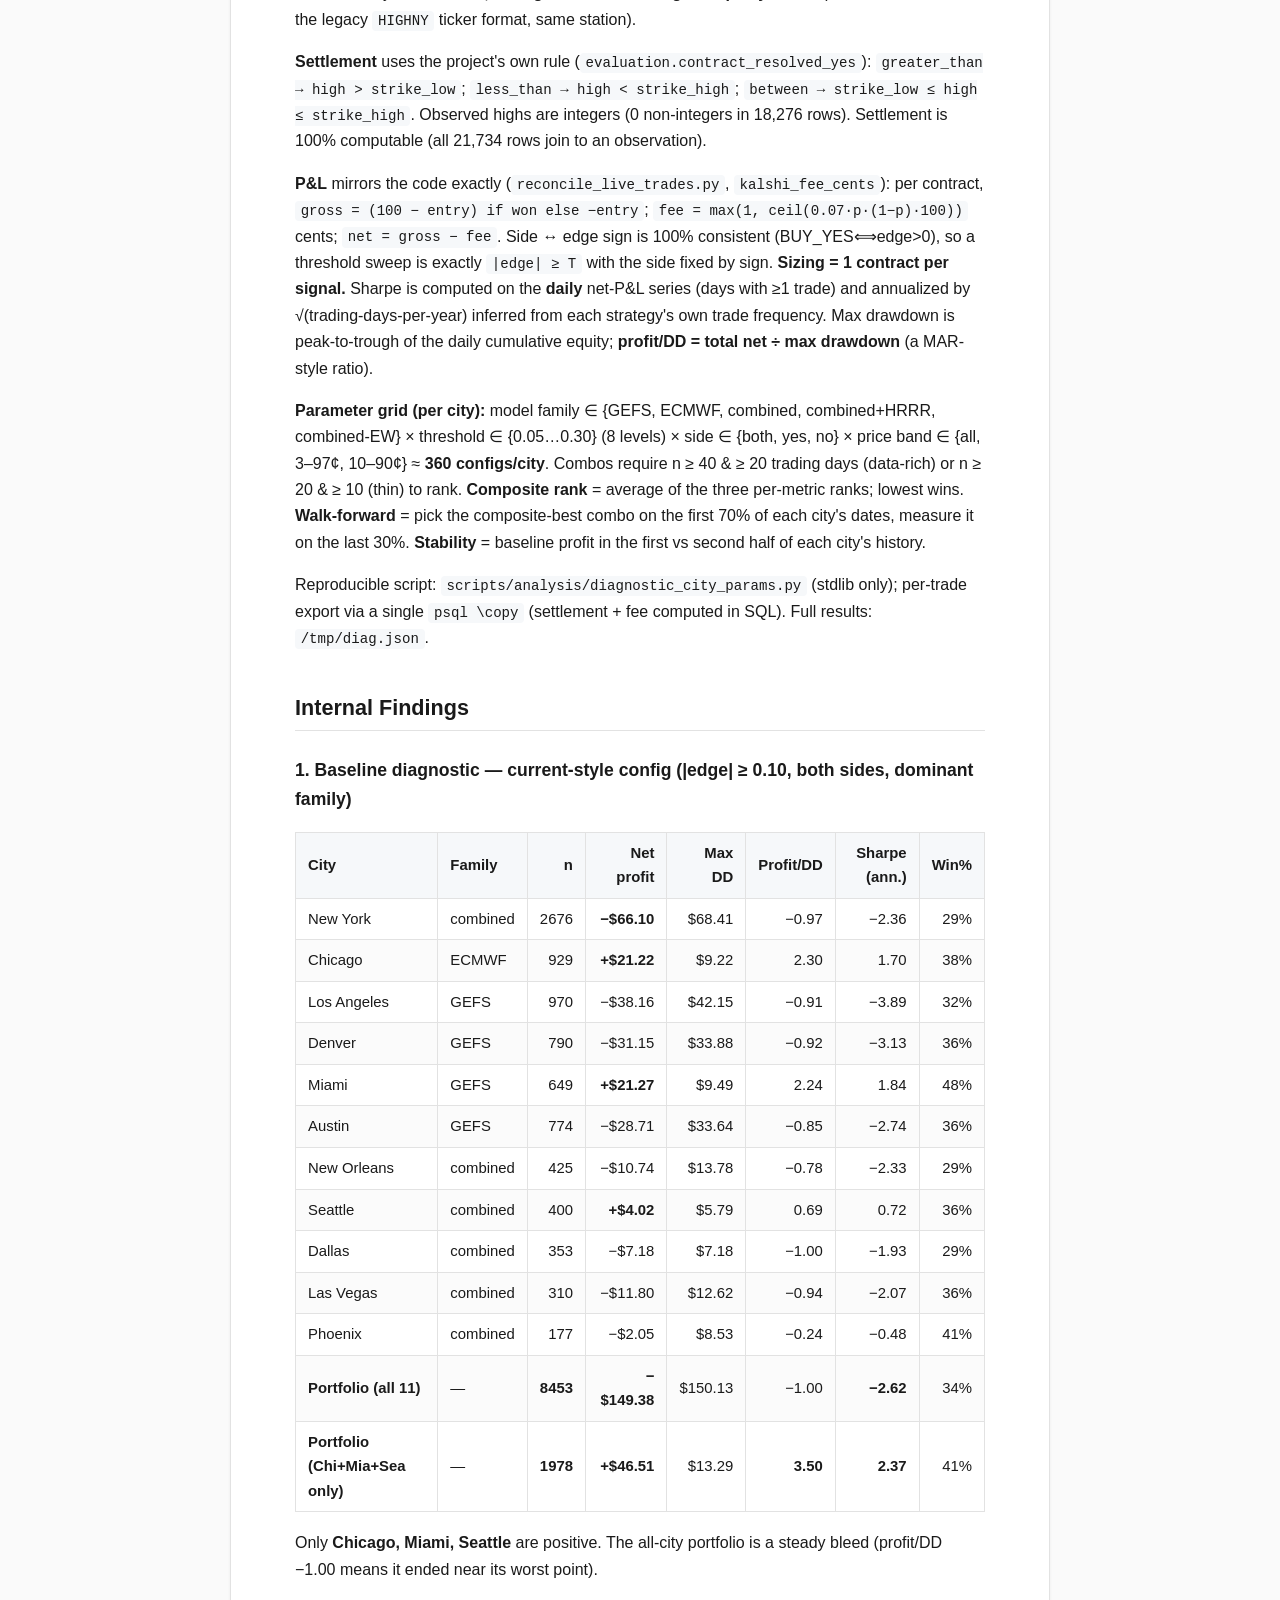
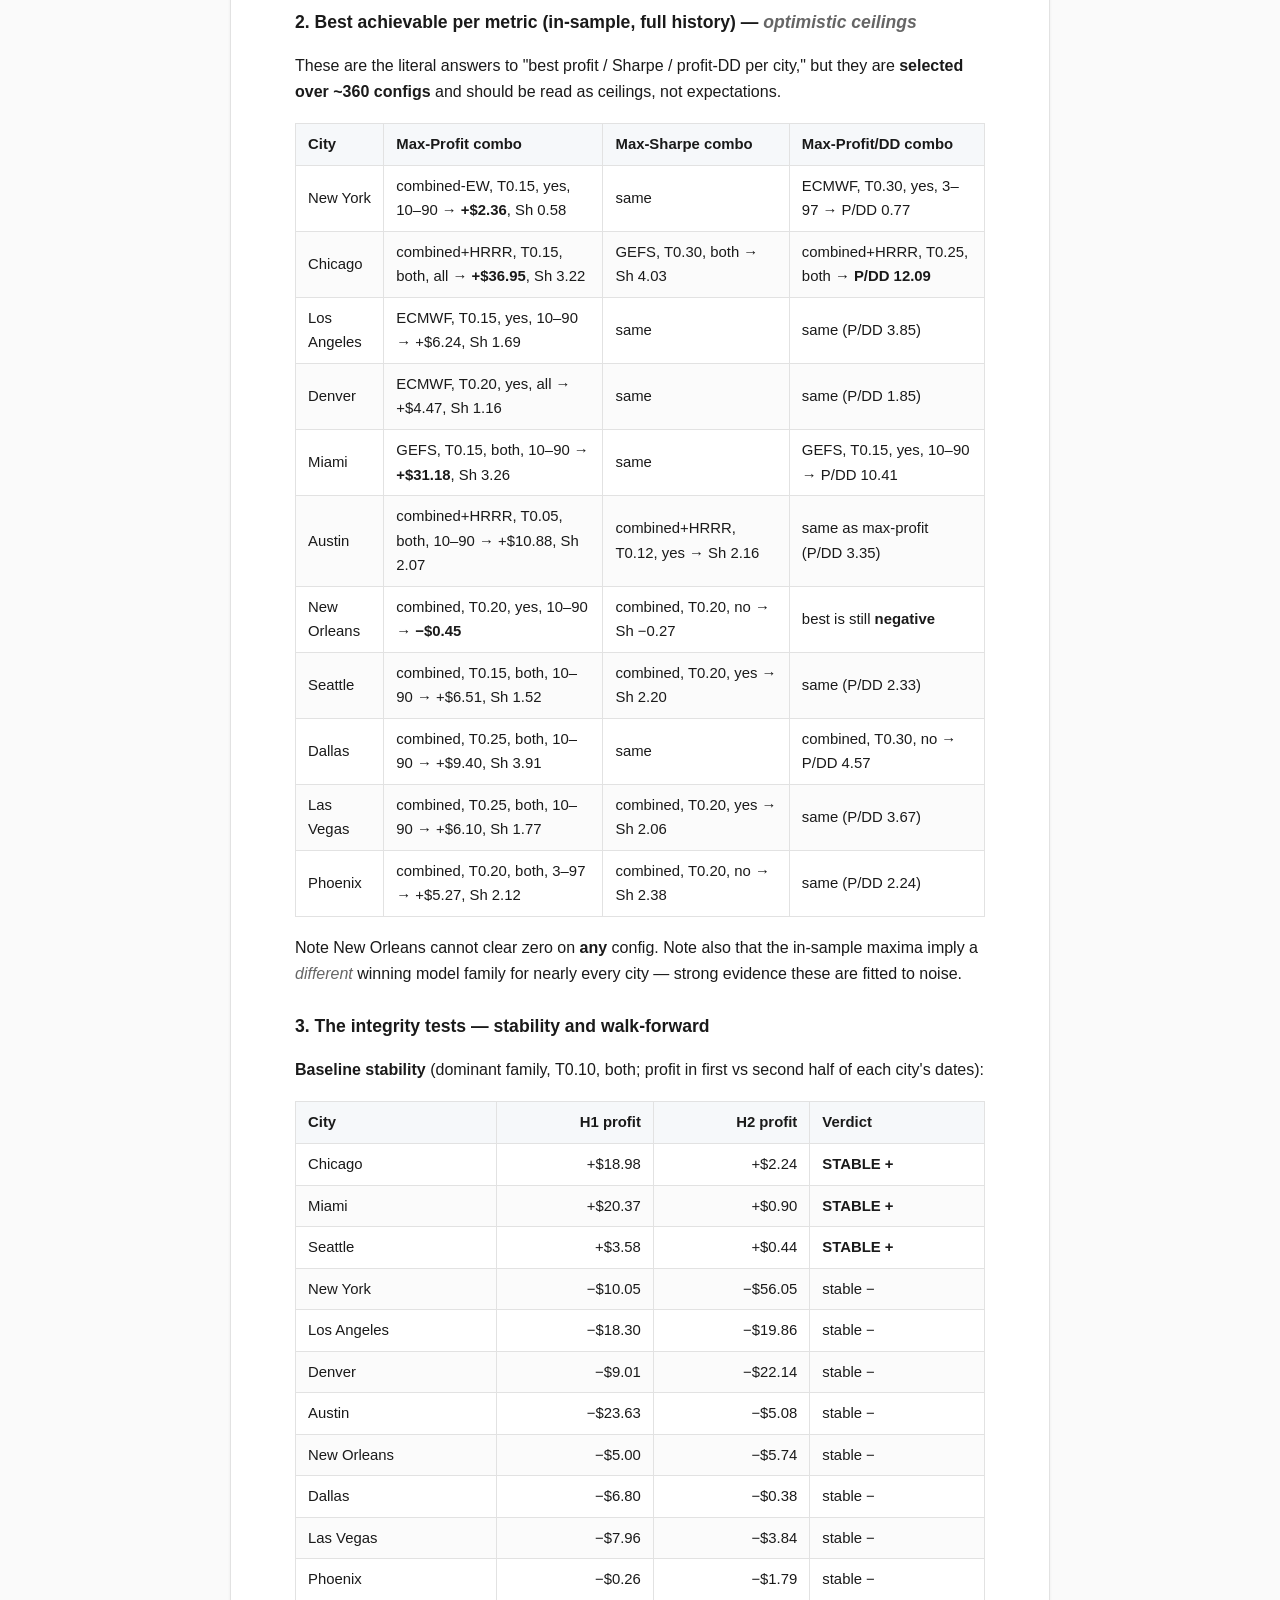
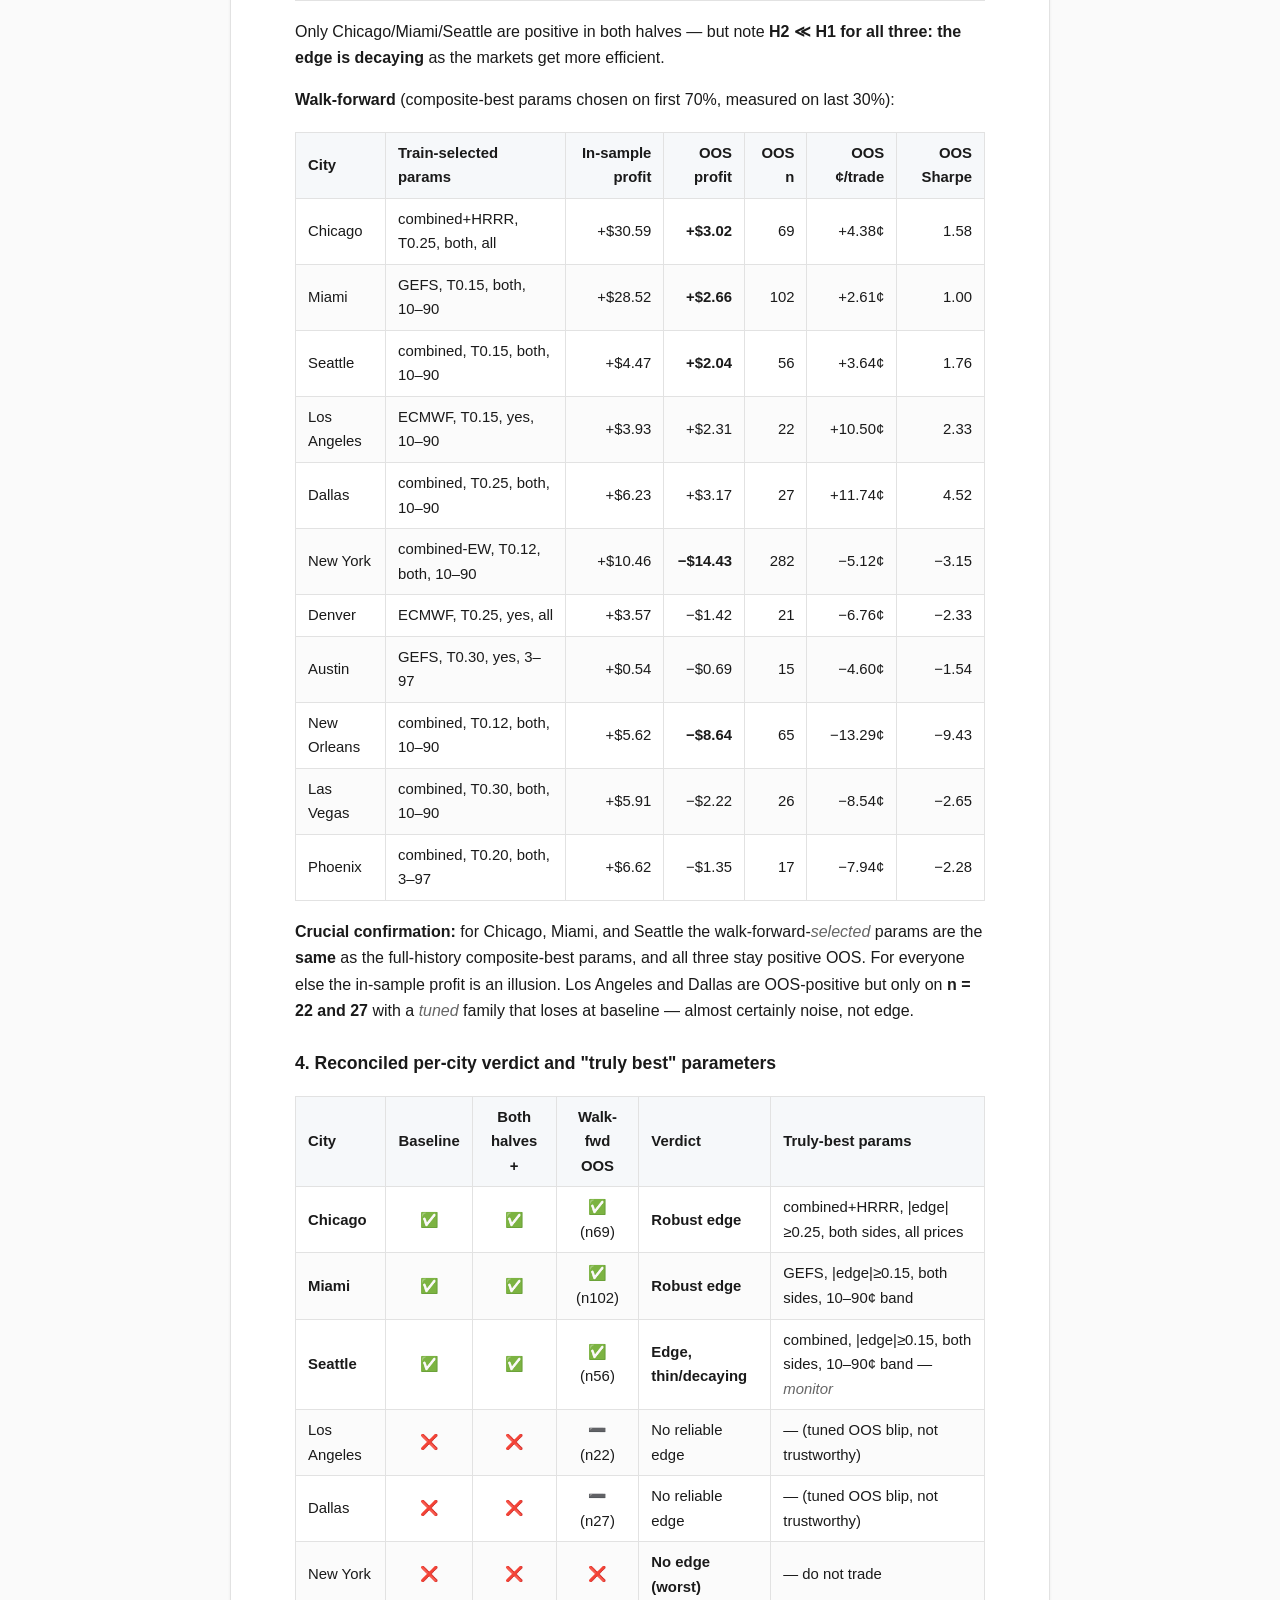
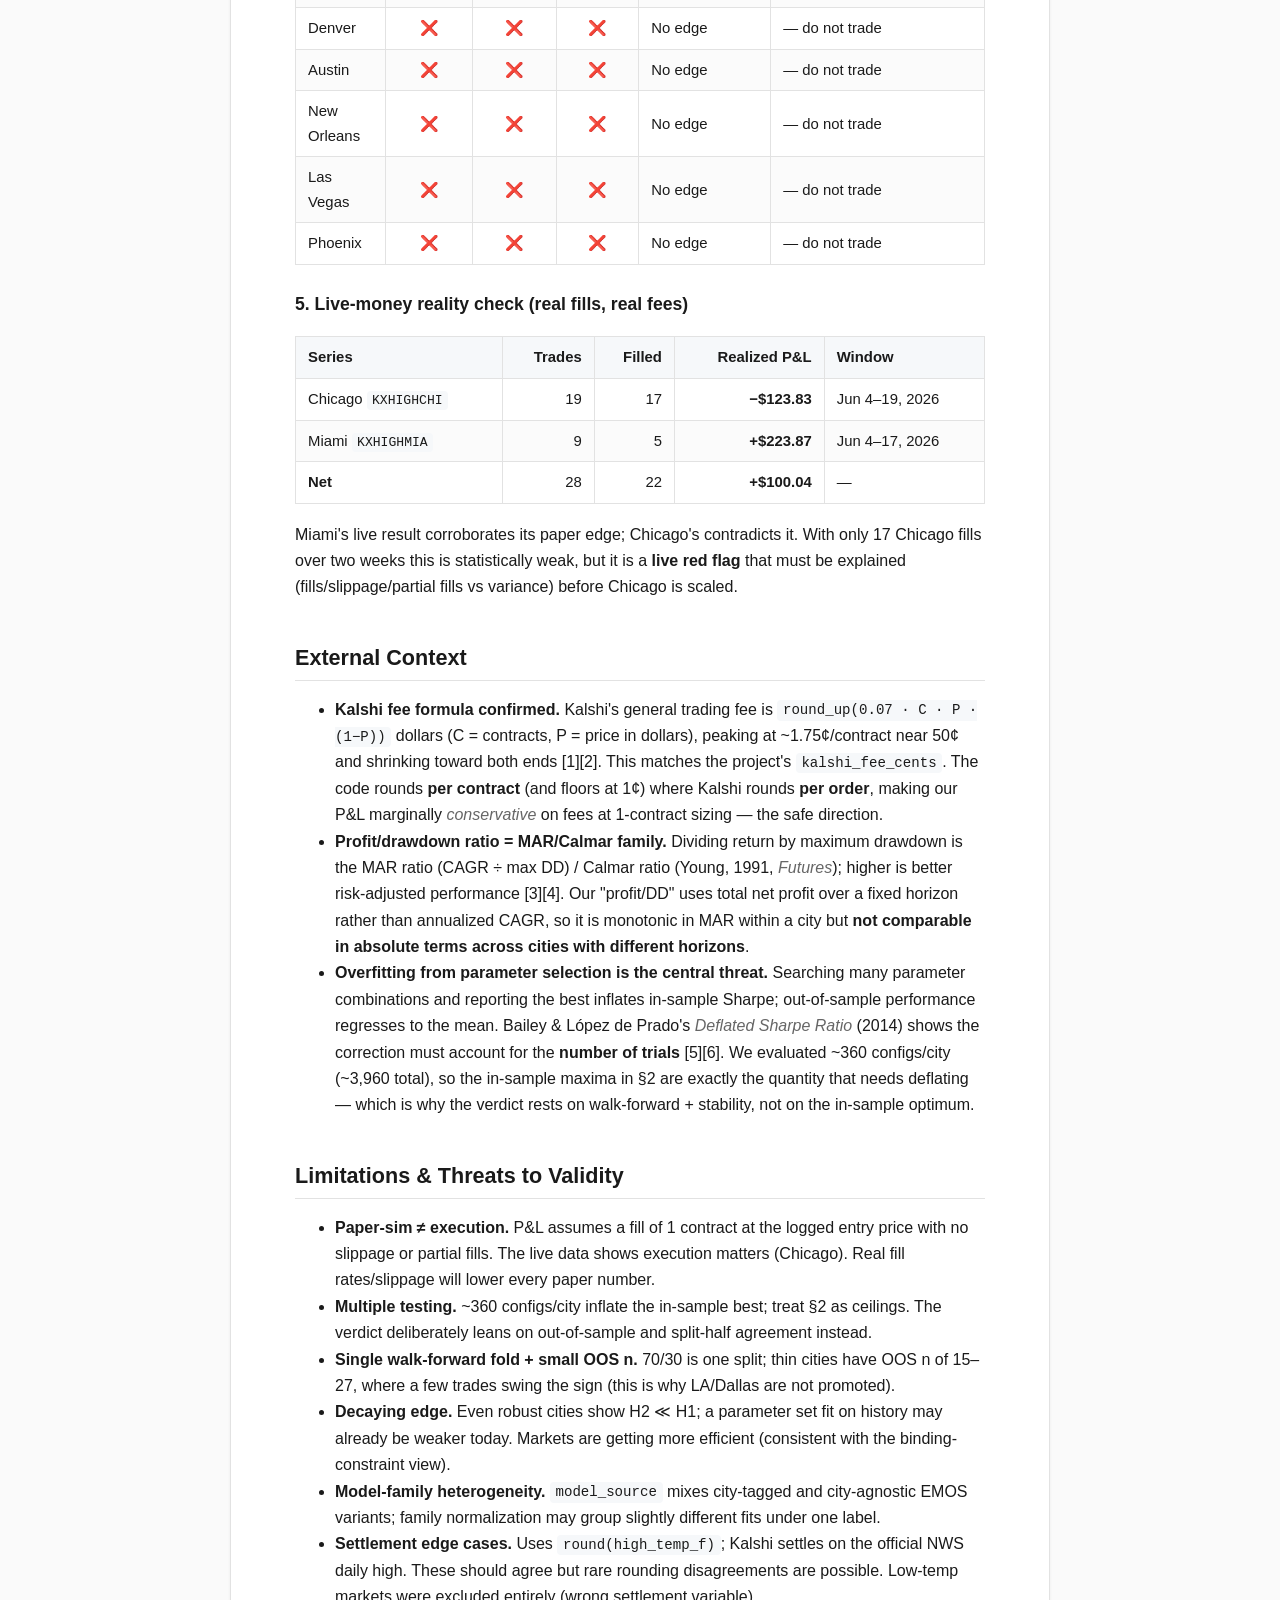
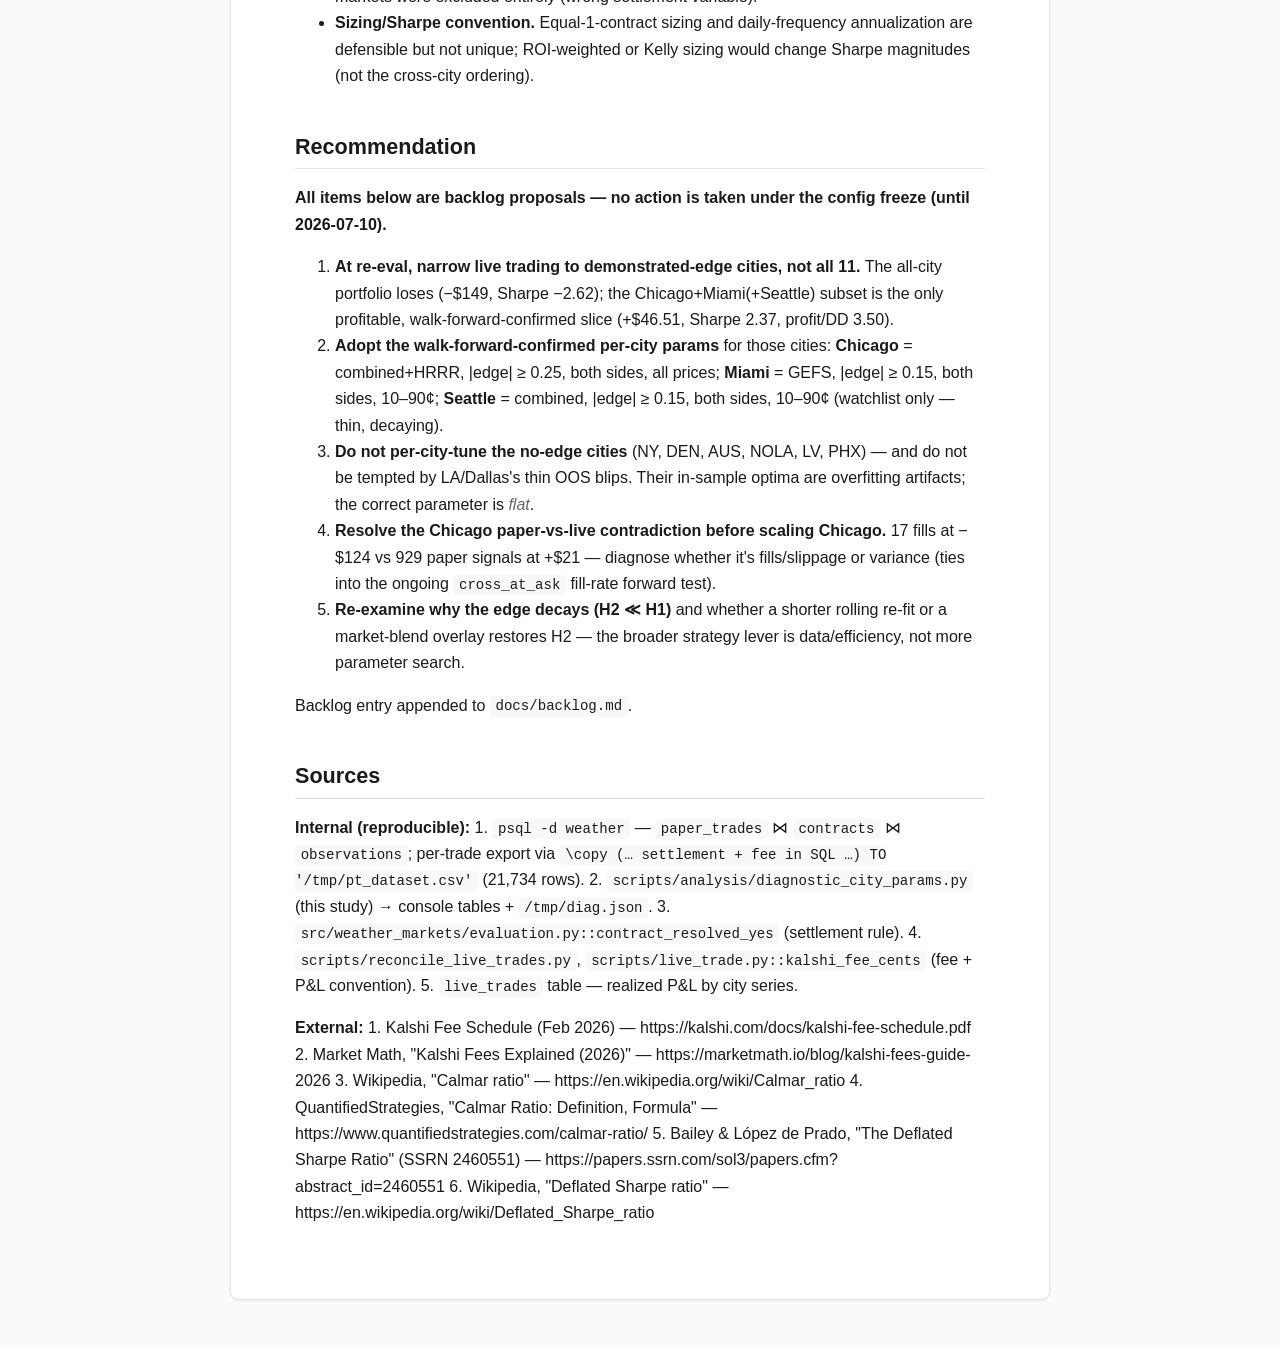
<file: docs/research/html/2026-06-20-per-city-strategy-diagnostic.html>
<!DOCTYPE html>
<html lang="en">
<head>
<meta charset="utf-8">
<meta name="viewport" content="width=device-width, initial-scale=1">
<title>Per-City Strategy Diagnostic: Best Profit, Sharpe, and Profit/Drawdown — and the Truly Best Parameters</title>
<style>
:root { --fg:#1a1a1a; --muted:#666; --accent:#0b8457; --border:#e2e2e2;
  --bg:#fff; --code-bg:#f6f8fa; }
* { box-sizing:border-box; }
body { margin:0; background:#fafafa; color:var(--fg);
  font-family:-apple-system,BlinkMacSystemFont,"Segoe UI",Roboto,Helvetica,Arial,sans-serif;
  line-height:1.65; font-size:16px; }
.paper { max-width:820px; margin:48px auto; padding:56px 64px; background:var(--bg);
  border:1px solid var(--border); border-radius:8px; box-shadow:0 1px 3px rgba(0,0,0,.06); }
h1 { font-size:2rem; line-height:1.2; margin:0 0 .25em;
  border-bottom:2px solid var(--fg); padding-bottom:.3em; }
h2 { font-size:1.35rem; margin:1.8em 0 .6em;
  border-bottom:1px solid var(--border); padding-bottom:.2em; }
h3 { font-size:1.1rem; margin:1.4em 0 .5em; }
em { color:var(--muted); }
a { color:#0366d6; text-decoration:none; }
a:hover { text-decoration:underline; }
table { border-collapse:collapse; width:100%; margin:1.2em 0; font-size:.93rem; }
th, td { border:1px solid var(--border); padding:8px 12px; text-align:left; }
th { background:var(--code-bg); font-weight:600; }
tr:nth-child(even) td { background:#fbfbfb; }
code { font-family:"SF Mono",ui-monospace,Menlo,Consolas,monospace; font-size:.88em;
  background:var(--code-bg); padding:.15em .4em; border-radius:4px; }
pre { background:var(--code-bg); border:1px solid var(--border); border-radius:6px;
  padding:14px 16px; overflow:auto; }
pre code { background:none; padding:0; }
blockquote { margin:1.2em 0; padding:.4em 1em; border-left:4px solid var(--accent);
  background:#f7fbf9; color:var(--muted); }
hr { border:none; border-top:1px solid var(--border); margin:2em 0; }
@media print { body { background:#fff; }
  .paper { border:none; box-shadow:none; margin:0; max-width:none; } }
</style>
</head>
<body>
<main class="paper">
<h1 id="per-city-strategy-diagnostic-best-profit-sharpe-and-profitdrawdown-and-the-truly-best-parameters">Per-City Strategy Diagnostic: Best Profit, Sharpe, and Profit/Drawdown — and the Truly Best Parameters</h1>
<p><em>2026-06-20 · status: draft</em></p>
<h2 id="question">Question</h2>
<p>Across every city we have data for, what is the best achievable <strong>profit</strong>, <strong>Sharpe ratio</strong>, and <strong>profit-to-max-drawdown ratio</strong>, and — reconciling all three — what strategy parameters are <em>truly</em> the best for each city? "Truly best" means parameters that survive out-of-sample, not parameters that merely look good after searching the history.</p>
<p>Scope confirmed with the operator: rank the winner per city by <strong>composite rank</strong> across the three metrics; cover <strong>all 11 high-temp city series equally</strong> (thin-data series flagged); judge integrity with <strong>walk-forward plus in-sample</strong>.</p>
<h2 id="tldr-verdict">TL;DR / Verdict</h2>
<ul>
<li><strong>At the production-like baseline (|edge| ≥ 0.10, both sides, all prices), the 11-city portfolio loses money net of fees: −$149.38 over 8,453 settled trades, annualized Sharpe −2.62, profit/DD −1.00, 34% win.</strong> The edge is <strong>not</strong> broad. This corroborates the prior "no edge after fees" findings.</li>
<li><strong>The edge is concentrated in three cities — Chicago, Miami, and (weakly) Seattle.</strong> They are the only cities that are profitable at baseline, profitable in <strong>both</strong> halves of history, <strong>and</strong> profitable out-of-sample in walk-forward. Trading just those three at baseline returns <strong>+$46.51, Sharpe 2.37, profit/DD 3.50</strong>. Independent corroboration: <strong>Chicago and Miami are exactly the two cities already promoted to live trading</strong> (per <code>CLAUDE.md</code>) — this study supplies the data-driven reason the repo previously listed as "inferred only."</li>
<li><strong>Per-city parameter optimization is mostly overfitting.</strong> Every one of the 11 cities has an in-sample-profitable parameter combo, but 6 of 11 flip negative out-of-sample. The "best model family" differs arbitrarily by city (combined-EW, combined+HRRR, ECMWF, GEFS, combined) with no physical rationale — a fingerprint of selection bias over ~360 configs/city.</li>
<li><strong>The only parameter sets that are <em>truly</em> best (composite-best </strong>and<strong> walk-forward-confirmed) belong to Chicago, Miami, and Seattle.</strong> For New York, Denver, Austin, New Orleans, Las Vegas, and Phoenix, <strong>no parameter set generalizes</strong> — the honest "best parameter" is <em>don't trade</em>.</li>
<li><strong>Live-money tension:</strong> in 2 weeks of real fills, Miami agrees with the paper edge (+$223.87, 5 fills) but <strong>Chicago disagrees (−$123.83, 17 fills)</strong>. Sample is far too small to overturn 929 Chicago signals, but it blocks scaling Chicago until explained.</li>
<li><strong>Confidence: moderate</strong> for "edge is concentrated, not broad" (three independent lenses agree); <strong>low</strong> for any single city's precise optimal parameters (small OOS samples, decaying edge, multiple-testing inflation). All recommendations are <strong>backlog proposals</strong> under the config freeze.</li>
</ul>
<h2 id="methods-data">Methods &amp; Data</h2>
<p><strong>Data.</strong> 21,734 logged signals in <code>paper_trades</code> (2024-05-27 → 2026-06-19), joined to <code>contracts</code> (strikes, <code>bracket_type</code>, station) and <code>observations</code> (actual daily high). <code>paper_trades</code> is a <strong>full signal log</strong>, not just trades taken: signed <code>edge</code> spans −0.99→+0.99 and 11,305/21,734 rows sit below the 0.10 threshold, so any threshold/side/model subset can be re-simulated. The low-temp series <code>KXLOWTNYC</code> (416 rows) was <strong>excluded</strong> — it settles on the daily <em>low</em> but this dataset settles on the daily <em>high</em>; including it produced a spurious 14.7-Sharpe artifact. Analysis covers <strong>21,318 signals across 11 high-temp city series</strong> (New York includes the legacy <code>HIGHNY</code> ticker format, same station).</p>
<p><strong>Settlement</strong> uses the project's own rule (<code>evaluation.contract_resolved_yes</code>): <code>greater_than → high &gt; strike_low</code>; <code>less_than → high &lt; strike_high</code>; <code>between → strike_low ≤ high ≤ strike_high</code>. Observed highs are integers (0 non-integers in 18,276 rows). Settlement is 100% computable (all 21,734 rows join to an observation).</p>
<p><strong>P&amp;L</strong> mirrors the code exactly (<code>reconcile_live_trades.py</code>, <code>kalshi_fee_cents</code>): per contract, <code>gross = (100 − entry) if won else −entry</code>; <code>fee = max(1, ceil(0.07·p·(1−p)·100))</code> cents; <code>net = gross − fee</code>. Side ↔ edge sign is 100% consistent (BUY_YES⟺edge&gt;0), so a threshold sweep is exactly <code>|edge| ≥ T</code> with the side fixed by sign. <strong>Sizing = 1 contract per signal.</strong> Sharpe is computed on the <strong>daily</strong> net-P&amp;L series (days with ≥1 trade) and annualized by √(trading-days-per-year) inferred from each strategy's own trade frequency. Max drawdown is peak-to-trough of the daily cumulative equity; <strong>profit/DD = total net ÷ max drawdown</strong> (a MAR-style ratio).</p>
<p><strong>Parameter grid (per city):</strong> model family ∈ {GEFS, ECMWF, combined, combined+HRRR, combined-EW} × threshold ∈ {0.05…0.30} (8 levels) × side ∈ {both, yes, no} × price band ∈ {all, 3–97¢, 10–90¢} ≈ <strong>360 configs/city</strong>. Combos require n ≥ 40 &amp; ≥ 20 trading days (data-rich) or n ≥ 20 &amp; ≥ 10 (thin) to rank. <strong>Composite rank</strong> = average of the three per-metric ranks; lowest wins. <strong>Walk-forward</strong> = pick the composite-best combo on the first 70% of each city's dates, measure it on the last 30%. <strong>Stability</strong> = baseline profit in the first vs second half of each city's history.</p>
<p>Reproducible script: <code>scripts/analysis/diagnostic_city_params.py</code> (stdlib only); per-trade export via a single <code>psql \copy</code> (settlement + fee computed in SQL). Full results: <code>/tmp/diag.json</code>.</p>
<h2 id="internal-findings">Internal Findings</h2>
<h3 id="1-baseline-diagnostic-current-style-config-edge-010-both-sides-dominant-family">1. Baseline diagnostic — current-style config (|edge| ≥ 0.10, both sides, dominant family)</h3>
<table>
<thead>
<tr>
<th>City</th>
<th>Family</th>
<th style="text-align: right;">n</th>
<th style="text-align: right;">Net profit</th>
<th style="text-align: right;">Max DD</th>
<th style="text-align: right;">Profit/DD</th>
<th style="text-align: right;">Sharpe (ann.)</th>
<th style="text-align: right;">Win%</th>
</tr>
</thead>
<tbody>
<tr>
<td>New York</td>
<td>combined</td>
<td style="text-align: right;">2676</td>
<td style="text-align: right;"><strong>−$66.10</strong></td>
<td style="text-align: right;">$68.41</td>
<td style="text-align: right;">−0.97</td>
<td style="text-align: right;">−2.36</td>
<td style="text-align: right;">29%</td>
</tr>
<tr>
<td>Chicago</td>
<td>ECMWF</td>
<td style="text-align: right;">929</td>
<td style="text-align: right;"><strong>+$21.22</strong></td>
<td style="text-align: right;">$9.22</td>
<td style="text-align: right;">2.30</td>
<td style="text-align: right;">1.70</td>
<td style="text-align: right;">38%</td>
</tr>
<tr>
<td>Los Angeles</td>
<td>GEFS</td>
<td style="text-align: right;">970</td>
<td style="text-align: right;">−$38.16</td>
<td style="text-align: right;">$42.15</td>
<td style="text-align: right;">−0.91</td>
<td style="text-align: right;">−3.89</td>
<td style="text-align: right;">32%</td>
</tr>
<tr>
<td>Denver</td>
<td>GEFS</td>
<td style="text-align: right;">790</td>
<td style="text-align: right;">−$31.15</td>
<td style="text-align: right;">$33.88</td>
<td style="text-align: right;">−0.92</td>
<td style="text-align: right;">−3.13</td>
<td style="text-align: right;">36%</td>
</tr>
<tr>
<td>Miami</td>
<td>GEFS</td>
<td style="text-align: right;">649</td>
<td style="text-align: right;"><strong>+$21.27</strong></td>
<td style="text-align: right;">$9.49</td>
<td style="text-align: right;">2.24</td>
<td style="text-align: right;">1.84</td>
<td style="text-align: right;">48%</td>
</tr>
<tr>
<td>Austin</td>
<td>GEFS</td>
<td style="text-align: right;">774</td>
<td style="text-align: right;">−$28.71</td>
<td style="text-align: right;">$33.64</td>
<td style="text-align: right;">−0.85</td>
<td style="text-align: right;">−2.74</td>
<td style="text-align: right;">36%</td>
</tr>
<tr>
<td>New Orleans</td>
<td>combined</td>
<td style="text-align: right;">425</td>
<td style="text-align: right;">−$10.74</td>
<td style="text-align: right;">$13.78</td>
<td style="text-align: right;">−0.78</td>
<td style="text-align: right;">−2.33</td>
<td style="text-align: right;">29%</td>
</tr>
<tr>
<td>Seattle</td>
<td>combined</td>
<td style="text-align: right;">400</td>
<td style="text-align: right;"><strong>+$4.02</strong></td>
<td style="text-align: right;">$5.79</td>
<td style="text-align: right;">0.69</td>
<td style="text-align: right;">0.72</td>
<td style="text-align: right;">36%</td>
</tr>
<tr>
<td>Dallas</td>
<td>combined</td>
<td style="text-align: right;">353</td>
<td style="text-align: right;">−$7.18</td>
<td style="text-align: right;">$7.18</td>
<td style="text-align: right;">−1.00</td>
<td style="text-align: right;">−1.93</td>
<td style="text-align: right;">29%</td>
</tr>
<tr>
<td>Las Vegas</td>
<td>combined</td>
<td style="text-align: right;">310</td>
<td style="text-align: right;">−$11.80</td>
<td style="text-align: right;">$12.62</td>
<td style="text-align: right;">−0.94</td>
<td style="text-align: right;">−2.07</td>
<td style="text-align: right;">36%</td>
</tr>
<tr>
<td>Phoenix</td>
<td>combined</td>
<td style="text-align: right;">177</td>
<td style="text-align: right;">−$2.05</td>
<td style="text-align: right;">$8.53</td>
<td style="text-align: right;">−0.24</td>
<td style="text-align: right;">−0.48</td>
<td style="text-align: right;">41%</td>
</tr>
<tr>
<td><strong>Portfolio (all 11)</strong></td>
<td>—</td>
<td style="text-align: right;"><strong>8453</strong></td>
<td style="text-align: right;"><strong>−$149.38</strong></td>
<td style="text-align: right;">$150.13</td>
<td style="text-align: right;">−1.00</td>
<td style="text-align: right;"><strong>−2.62</strong></td>
<td style="text-align: right;">34%</td>
</tr>
<tr>
<td><strong>Portfolio (Chi+Mia+Sea only)</strong></td>
<td>—</td>
<td style="text-align: right;"><strong>1978</strong></td>
<td style="text-align: right;"><strong>+$46.51</strong></td>
<td style="text-align: right;">$13.29</td>
<td style="text-align: right;"><strong>3.50</strong></td>
<td style="text-align: right;"><strong>2.37</strong></td>
<td style="text-align: right;">41%</td>
</tr>
</tbody>
</table>
<p>Only <strong>Chicago, Miami, Seattle</strong> are positive. The all-city portfolio is a steady bleed (profit/DD −1.00 means it ended near its worst point).</p>
<h3 id="2-best-achievable-per-metric-in-sample-full-history-optimistic-ceilings">2. Best achievable per metric (in-sample, full history) — <em>optimistic ceilings</em></h3>
<p>These are the literal answers to "best profit / Sharpe / profit-DD per city," but they are <strong>selected over ~360 configs</strong> and should be read as ceilings, not expectations.</p>
<table>
<thead>
<tr>
<th>City</th>
<th>Max-Profit combo</th>
<th>Max-Sharpe combo</th>
<th>Max-Profit/DD combo</th>
</tr>
</thead>
<tbody>
<tr>
<td>New York</td>
<td>combined-EW, T0.15, yes, 10–90 → <strong>+$2.36</strong>, Sh 0.58</td>
<td>same</td>
<td>ECMWF, T0.30, yes, 3–97 → P/DD 0.77</td>
</tr>
<tr>
<td>Chicago</td>
<td>combined+HRRR, T0.15, both, all → <strong>+$36.95</strong>, Sh 3.22</td>
<td>GEFS, T0.30, both → Sh 4.03</td>
<td>combined+HRRR, T0.25, both → <strong>P/DD 12.09</strong></td>
</tr>
<tr>
<td>Los Angeles</td>
<td>ECMWF, T0.15, yes, 10–90 → +$6.24, Sh 1.69</td>
<td>same</td>
<td>same (P/DD 3.85)</td>
</tr>
<tr>
<td>Denver</td>
<td>ECMWF, T0.20, yes, all → +$4.47, Sh 1.16</td>
<td>same</td>
<td>same (P/DD 1.85)</td>
</tr>
<tr>
<td>Miami</td>
<td>GEFS, T0.15, both, 10–90 → <strong>+$31.18</strong>, Sh 3.26</td>
<td>same</td>
<td>GEFS, T0.15, yes, 10–90 → P/DD 10.41</td>
</tr>
<tr>
<td>Austin</td>
<td>combined+HRRR, T0.05, both, 10–90 → +$10.88, Sh 2.07</td>
<td>combined+HRRR, T0.12, yes → Sh 2.16</td>
<td>same as max-profit (P/DD 3.35)</td>
</tr>
<tr>
<td>New Orleans</td>
<td>combined, T0.20, yes, 10–90 → <strong>−$0.45</strong></td>
<td>combined, T0.20, no → Sh −0.27</td>
<td>best is still <strong>negative</strong></td>
</tr>
<tr>
<td>Seattle</td>
<td>combined, T0.15, both, 10–90 → +$6.51, Sh 1.52</td>
<td>combined, T0.20, yes → Sh 2.20</td>
<td>same (P/DD 2.33)</td>
</tr>
<tr>
<td>Dallas</td>
<td>combined, T0.25, both, 10–90 → +$9.40, Sh 3.91</td>
<td>same</td>
<td>combined, T0.30, no → P/DD 4.57</td>
</tr>
<tr>
<td>Las Vegas</td>
<td>combined, T0.25, both, 10–90 → +$6.10, Sh 1.77</td>
<td>combined, T0.20, yes → Sh 2.06</td>
<td>same (P/DD 3.67)</td>
</tr>
<tr>
<td>Phoenix</td>
<td>combined, T0.20, both, 3–97 → +$5.27, Sh 2.12</td>
<td>combined, T0.20, no → Sh 2.38</td>
<td>same (P/DD 2.24)</td>
</tr>
</tbody>
</table>
<p>Note New Orleans cannot clear zero on <strong>any</strong> config. Note also that the in-sample maxima imply a <em>different</em> winning model family for nearly every city — strong evidence these are fitted to noise.</p>
<h3 id="3-the-integrity-tests-stability-and-walk-forward">3. The integrity tests — stability and walk-forward</h3>
<p><strong>Baseline stability</strong> (dominant family, T0.10, both; profit in first vs second half of each city's dates):</p>
<table>
<thead>
<tr>
<th>City</th>
<th style="text-align: right;">H1 profit</th>
<th style="text-align: right;">H2 profit</th>
<th style="text-align: left;">Verdict</th>
</tr>
</thead>
<tbody>
<tr>
<td>Chicago</td>
<td style="text-align: right;">+$18.98</td>
<td style="text-align: right;">+$2.24</td>
<td style="text-align: left;"><strong>STABLE +</strong></td>
</tr>
<tr>
<td>Miami</td>
<td style="text-align: right;">+$20.37</td>
<td style="text-align: right;">+$0.90</td>
<td style="text-align: left;"><strong>STABLE +</strong></td>
</tr>
<tr>
<td>Seattle</td>
<td style="text-align: right;">+$3.58</td>
<td style="text-align: right;">+$0.44</td>
<td style="text-align: left;"><strong>STABLE +</strong></td>
</tr>
<tr>
<td>New York</td>
<td style="text-align: right;">−$10.05</td>
<td style="text-align: right;">−$56.05</td>
<td style="text-align: left;">stable −</td>
</tr>
<tr>
<td>Los Angeles</td>
<td style="text-align: right;">−$18.30</td>
<td style="text-align: right;">−$19.86</td>
<td style="text-align: left;">stable −</td>
</tr>
<tr>
<td>Denver</td>
<td style="text-align: right;">−$9.01</td>
<td style="text-align: right;">−$22.14</td>
<td style="text-align: left;">stable −</td>
</tr>
<tr>
<td>Austin</td>
<td style="text-align: right;">−$23.63</td>
<td style="text-align: right;">−$5.08</td>
<td style="text-align: left;">stable −</td>
</tr>
<tr>
<td>New Orleans</td>
<td style="text-align: right;">−$5.00</td>
<td style="text-align: right;">−$5.74</td>
<td style="text-align: left;">stable −</td>
</tr>
<tr>
<td>Dallas</td>
<td style="text-align: right;">−$6.80</td>
<td style="text-align: right;">−$0.38</td>
<td style="text-align: left;">stable −</td>
</tr>
<tr>
<td>Las Vegas</td>
<td style="text-align: right;">−$7.96</td>
<td style="text-align: right;">−$3.84</td>
<td style="text-align: left;">stable −</td>
</tr>
<tr>
<td>Phoenix</td>
<td style="text-align: right;">−$0.26</td>
<td style="text-align: right;">−$1.79</td>
<td style="text-align: left;">stable −</td>
</tr>
</tbody>
</table>
<p>Only Chicago/Miami/Seattle are positive in both halves — but note <strong>H2 ≪ H1 for all three: the edge is decaying</strong> as the markets get more efficient.</p>
<p><strong>Walk-forward</strong> (composite-best params chosen on first 70%, measured on last 30%):</p>
<table>
<thead>
<tr>
<th>City</th>
<th>Train-selected params</th>
<th style="text-align: right;">In-sample profit</th>
<th style="text-align: right;"><strong>OOS profit</strong></th>
<th style="text-align: right;">OOS n</th>
<th style="text-align: right;">OOS ¢/trade</th>
<th style="text-align: right;">OOS Sharpe</th>
</tr>
</thead>
<tbody>
<tr>
<td>Chicago</td>
<td>combined+HRRR, T0.25, both, all</td>
<td style="text-align: right;">+$30.59</td>
<td style="text-align: right;"><strong>+$3.02</strong></td>
<td style="text-align: right;">69</td>
<td style="text-align: right;">+4.38¢</td>
<td style="text-align: right;">1.58</td>
</tr>
<tr>
<td>Miami</td>
<td>GEFS, T0.15, both, 10–90</td>
<td style="text-align: right;">+$28.52</td>
<td style="text-align: right;"><strong>+$2.66</strong></td>
<td style="text-align: right;">102</td>
<td style="text-align: right;">+2.61¢</td>
<td style="text-align: right;">1.00</td>
</tr>
<tr>
<td>Seattle</td>
<td>combined, T0.15, both, 10–90</td>
<td style="text-align: right;">+$4.47</td>
<td style="text-align: right;"><strong>+$2.04</strong></td>
<td style="text-align: right;">56</td>
<td style="text-align: right;">+3.64¢</td>
<td style="text-align: right;">1.76</td>
</tr>
<tr>
<td>Los Angeles</td>
<td>ECMWF, T0.15, yes, 10–90</td>
<td style="text-align: right;">+$3.93</td>
<td style="text-align: right;">+$2.31</td>
<td style="text-align: right;">22</td>
<td style="text-align: right;">+10.50¢</td>
<td style="text-align: right;">2.33</td>
</tr>
<tr>
<td>Dallas</td>
<td>combined, T0.25, both, 10–90</td>
<td style="text-align: right;">+$6.23</td>
<td style="text-align: right;">+$3.17</td>
<td style="text-align: right;">27</td>
<td style="text-align: right;">+11.74¢</td>
<td style="text-align: right;">4.52</td>
</tr>
<tr>
<td>New York</td>
<td>combined-EW, T0.12, both, 10–90</td>
<td style="text-align: right;">+$10.46</td>
<td style="text-align: right;"><strong>−$14.43</strong></td>
<td style="text-align: right;">282</td>
<td style="text-align: right;">−5.12¢</td>
<td style="text-align: right;">−3.15</td>
</tr>
<tr>
<td>Denver</td>
<td>ECMWF, T0.25, yes, all</td>
<td style="text-align: right;">+$3.57</td>
<td style="text-align: right;">−$1.42</td>
<td style="text-align: right;">21</td>
<td style="text-align: right;">−6.76¢</td>
<td style="text-align: right;">−2.33</td>
</tr>
<tr>
<td>Austin</td>
<td>GEFS, T0.30, yes, 3–97</td>
<td style="text-align: right;">+$0.54</td>
<td style="text-align: right;">−$0.69</td>
<td style="text-align: right;">15</td>
<td style="text-align: right;">−4.60¢</td>
<td style="text-align: right;">−1.54</td>
</tr>
<tr>
<td>New Orleans</td>
<td>combined, T0.12, both, 10–90</td>
<td style="text-align: right;">+$5.62</td>
<td style="text-align: right;"><strong>−$8.64</strong></td>
<td style="text-align: right;">65</td>
<td style="text-align: right;">−13.29¢</td>
<td style="text-align: right;">−9.43</td>
</tr>
<tr>
<td>Las Vegas</td>
<td>combined, T0.30, both, 10–90</td>
<td style="text-align: right;">+$5.91</td>
<td style="text-align: right;">−$2.22</td>
<td style="text-align: right;">26</td>
<td style="text-align: right;">−8.54¢</td>
<td style="text-align: right;">−2.65</td>
</tr>
<tr>
<td>Phoenix</td>
<td>combined, T0.20, both, 3–97</td>
<td style="text-align: right;">+$6.62</td>
<td style="text-align: right;">−$1.35</td>
<td style="text-align: right;">17</td>
<td style="text-align: right;">−7.94¢</td>
<td style="text-align: right;">−2.28</td>
</tr>
</tbody>
</table>
<p><strong>Crucial confirmation:</strong> for Chicago, Miami, and Seattle the walk-forward-<em>selected</em> params are the <strong>same</strong> as the full-history composite-best params, and all three stay positive OOS. For everyone else the in-sample profit is an illusion. Los Angeles and Dallas are OOS-positive but only on <strong>n = 22 and 27</strong> with a <em>tuned</em> family that loses at baseline — almost certainly noise, not edge.</p>
<h3 id="4-reconciled-per-city-verdict-and-truly-best-parameters">4. Reconciled per-city verdict and "truly best" parameters</h3>
<table>
<thead>
<tr>
<th>City</th>
<th style="text-align: center;">Baseline</th>
<th style="text-align: center;">Both halves +</th>
<th style="text-align: center;">Walk-fwd OOS</th>
<th style="text-align: left;"><strong>Verdict</strong></th>
<th style="text-align: left;"><strong>Truly-best params</strong></th>
</tr>
</thead>
<tbody>
<tr>
<td><strong>Chicago</strong></td>
<td style="text-align: center;">✅</td>
<td style="text-align: center;">✅</td>
<td style="text-align: center;">✅ (n69)</td>
<td style="text-align: left;"><strong>Robust edge</strong></td>
<td style="text-align: left;">combined+HRRR, |edge|≥0.25, both sides, all prices</td>
</tr>
<tr>
<td><strong>Miami</strong></td>
<td style="text-align: center;">✅</td>
<td style="text-align: center;">✅</td>
<td style="text-align: center;">✅ (n102)</td>
<td style="text-align: left;"><strong>Robust edge</strong></td>
<td style="text-align: left;">GEFS, |edge|≥0.15, both sides, 10–90¢ band</td>
</tr>
<tr>
<td><strong>Seattle</strong></td>
<td style="text-align: center;">✅</td>
<td style="text-align: center;">✅</td>
<td style="text-align: center;">✅ (n56)</td>
<td style="text-align: left;"><strong>Edge, thin/decaying</strong></td>
<td style="text-align: left;">combined, |edge|≥0.15, both sides, 10–90¢ band — <em>monitor</em></td>
</tr>
<tr>
<td>Los Angeles</td>
<td style="text-align: center;">❌</td>
<td style="text-align: center;">❌</td>
<td style="text-align: center;">➖ (n22)</td>
<td style="text-align: left;">No reliable edge</td>
<td style="text-align: left;">— (tuned OOS blip, not trustworthy)</td>
</tr>
<tr>
<td>Dallas</td>
<td style="text-align: center;">❌</td>
<td style="text-align: center;">❌</td>
<td style="text-align: center;">➖ (n27)</td>
<td style="text-align: left;">No reliable edge</td>
<td style="text-align: left;">— (tuned OOS blip, not trustworthy)</td>
</tr>
<tr>
<td>New York</td>
<td style="text-align: center;">❌</td>
<td style="text-align: center;">❌</td>
<td style="text-align: center;">❌</td>
<td style="text-align: left;"><strong>No edge (worst)</strong></td>
<td style="text-align: left;">— do not trade</td>
</tr>
<tr>
<td>Denver</td>
<td style="text-align: center;">❌</td>
<td style="text-align: center;">❌</td>
<td style="text-align: center;">❌</td>
<td style="text-align: left;">No edge</td>
<td style="text-align: left;">— do not trade</td>
</tr>
<tr>
<td>Austin</td>
<td style="text-align: center;">❌</td>
<td style="text-align: center;">❌</td>
<td style="text-align: center;">❌</td>
<td style="text-align: left;">No edge</td>
<td style="text-align: left;">— do not trade</td>
</tr>
<tr>
<td>New Orleans</td>
<td style="text-align: center;">❌</td>
<td style="text-align: center;">❌</td>
<td style="text-align: center;">❌</td>
<td style="text-align: left;">No edge</td>
<td style="text-align: left;">— do not trade</td>
</tr>
<tr>
<td>Las Vegas</td>
<td style="text-align: center;">❌</td>
<td style="text-align: center;">❌</td>
<td style="text-align: center;">❌</td>
<td style="text-align: left;">No edge</td>
<td style="text-align: left;">— do not trade</td>
</tr>
<tr>
<td>Phoenix</td>
<td style="text-align: center;">❌</td>
<td style="text-align: center;">❌</td>
<td style="text-align: center;">❌</td>
<td style="text-align: left;">No edge</td>
<td style="text-align: left;">— do not trade</td>
</tr>
</tbody>
</table>
<h3 id="5-live-money-reality-check-real-fills-real-fees">5. Live-money reality check (real fills, real fees)</h3>
<table>
<thead>
<tr>
<th>Series</th>
<th style="text-align: right;">Trades</th>
<th style="text-align: right;">Filled</th>
<th style="text-align: right;">Realized P&amp;L</th>
<th>Window</th>
</tr>
</thead>
<tbody>
<tr>
<td>Chicago <code>KXHIGHCHI</code></td>
<td style="text-align: right;">19</td>
<td style="text-align: right;">17</td>
<td style="text-align: right;"><strong>−$123.83</strong></td>
<td>Jun 4–19, 2026</td>
</tr>
<tr>
<td>Miami <code>KXHIGHMIA</code></td>
<td style="text-align: right;">9</td>
<td style="text-align: right;">5</td>
<td style="text-align: right;"><strong>+$223.87</strong></td>
<td>Jun 4–17, 2026</td>
</tr>
<tr>
<td><strong>Net</strong></td>
<td style="text-align: right;">28</td>
<td style="text-align: right;">22</td>
<td style="text-align: right;"><strong>+$100.04</strong></td>
<td>—</td>
</tr>
</tbody>
</table>
<p>Miami's live result corroborates its paper edge; Chicago's contradicts it. With only 17 Chicago fills over two weeks this is statistically weak, but it is a <strong>live red flag</strong> that must be explained (fills/slippage/partial fills vs variance) before Chicago is scaled.</p>
<h2 id="external-context">External Context</h2>
<ul>
<li><strong>Kalshi fee formula confirmed.</strong> Kalshi's general trading fee is <code>round_up(0.07 · C · P · (1−P))</code> dollars (C = contracts, P = price in dollars), peaking at ~1.75¢/contract near 50¢ and shrinking toward both ends [1][2]. This matches the project's <code>kalshi_fee_cents</code>. The code rounds <strong>per contract</strong> (and floors at 1¢) where Kalshi rounds <strong>per order</strong>, making our P&amp;L marginally <em>conservative</em> on fees at 1-contract sizing — the safe direction.</li>
<li><strong>Profit/drawdown ratio = MAR/Calmar family.</strong> Dividing return by maximum drawdown is the MAR ratio (CAGR ÷ max DD) / Calmar ratio (Young, 1991, <em>Futures</em>); higher is better risk-adjusted performance [3][4]. Our "profit/DD" uses total net profit over a fixed horizon rather than annualized CAGR, so it is monotonic in MAR within a city but <strong>not comparable in absolute terms across cities with different horizons</strong>.</li>
<li><strong>Overfitting from parameter selection is the central threat.</strong> Searching many parameter combinations and reporting the best inflates in-sample Sharpe; out-of-sample performance regresses to the mean. Bailey &amp; López de Prado's <em>Deflated Sharpe Ratio</em> (2014) shows the correction must account for the <strong>number of trials</strong> [5][6]. We evaluated ~360 configs/city (~3,960 total), so the in-sample maxima in §2 are exactly the quantity that needs deflating — which is why the verdict rests on walk-forward + stability, not on the in-sample optimum.</li>
</ul>
<h2 id="limitations-threats-to-validity">Limitations &amp; Threats to Validity</h2>
<ul>
<li><strong>Paper-sim ≠ execution.</strong> P&amp;L assumes a fill of 1 contract at the logged entry price with no slippage or partial fills. The live data shows execution matters (Chicago). Real fill rates/slippage will lower every paper number.</li>
<li><strong>Multiple testing.</strong> ~360 configs/city inflate the in-sample best; treat §2 as ceilings. The verdict deliberately leans on out-of-sample and split-half agreement instead.</li>
<li><strong>Single walk-forward fold + small OOS n.</strong> 70/30 is one split; thin cities have OOS n of 15–27, where a few trades swing the sign (this is why LA/Dallas are not promoted).</li>
<li><strong>Decaying edge.</strong> Even robust cities show H2 ≪ H1; a parameter set fit on history may already be weaker today. Markets are getting more efficient (consistent with the binding-constraint view).</li>
<li><strong>Model-family heterogeneity.</strong> <code>model_source</code> mixes city-tagged and city-agnostic EMOS variants; family normalization may group slightly different fits under one label.</li>
<li><strong>Settlement edge cases.</strong> Uses <code>round(high_temp_f)</code>; Kalshi settles on the official NWS daily high. These should agree but rare rounding disagreements are possible. Low-temp markets were excluded entirely (wrong settlement variable).</li>
<li><strong>Sizing/Sharpe convention.</strong> Equal-1-contract sizing and daily-frequency annualization are defensible but not unique; ROI-weighted or Kelly sizing would change Sharpe magnitudes (not the cross-city ordering).</li>
</ul>
<h2 id="recommendation">Recommendation</h2>
<p><strong>All items below are backlog proposals — no action is taken under the config freeze (until 2026-07-10).</strong></p>
<ol>
<li><strong>At re-eval, narrow live trading to demonstrated-edge cities, not all 11.</strong> The all-city portfolio loses (−$149, Sharpe −2.62); the Chicago+Miami(+Seattle) subset is the only profitable, walk-forward-confirmed slice (+$46.51, Sharpe 2.37, profit/DD 3.50).</li>
<li><strong>Adopt the walk-forward-confirmed per-city params</strong> for those cities: <strong>Chicago</strong> = combined+HRRR, |edge| ≥ 0.25, both sides, all prices; <strong>Miami</strong> = GEFS, |edge| ≥ 0.15, both sides, 10–90¢; <strong>Seattle</strong> = combined, |edge| ≥ 0.15, both sides, 10–90¢ (watchlist only — thin, decaying).</li>
<li><strong>Do not per-city-tune the no-edge cities</strong> (NY, DEN, AUS, NOLA, LV, PHX) — and do not be tempted by LA/Dallas's thin OOS blips. Their in-sample optima are overfitting artifacts; the correct parameter is <em>flat</em>.</li>
<li><strong>Resolve the Chicago paper-vs-live contradiction before scaling Chicago.</strong> 17 fills at −$124 vs 929 paper signals at +$21 — diagnose whether it's fills/slippage or variance (ties into the ongoing <code>cross_at_ask</code> fill-rate forward test).</li>
<li><strong>Re-examine why the edge decays (H2 ≪ H1)</strong> and whether a shorter rolling re-fit or a market-blend overlay restores H2 — the broader strategy lever is data/efficiency, not more parameter search.</li>
</ol>
<p>Backlog entry appended to <code>docs/backlog.md</code>.</p>
<h2 id="sources">Sources</h2>
<p><strong>Internal (reproducible):</strong>
1. <code>psql -d weather</code> — <code>paper_trades</code> ⋈ <code>contracts</code> ⋈ <code>observations</code>; per-trade export via <code>\copy (… settlement + fee in SQL …) TO '/tmp/pt_dataset.csv'</code> (21,734 rows).
2. <code>scripts/analysis/diagnostic_city_params.py</code> (this study) → console tables + <code>/tmp/diag.json</code>.
3. <code>src/weather_markets/evaluation.py::contract_resolved_yes</code> (settlement rule).
4. <code>scripts/reconcile_live_trades.py</code>, <code>scripts/live_trade.py::kalshi_fee_cents</code> (fee + P&amp;L convention).
5. <code>live_trades</code> table — realized P&amp;L by city series.</p>
<p><strong>External:</strong>
1. Kalshi Fee Schedule (Feb 2026) — https://kalshi.com/docs/kalshi-fee-schedule.pdf
2. Market Math, "Kalshi Fees Explained (2026)" — https://marketmath.io/blog/kalshi-fees-guide-2026
3. Wikipedia, "Calmar ratio" — https://en.wikipedia.org/wiki/Calmar_ratio
4. QuantifiedStrategies, "Calmar Ratio: Definition, Formula" — https://www.quantifiedstrategies.com/calmar-ratio/
5. Bailey &amp; López de Prado, "The Deflated Sharpe Ratio" (SSRN 2460551) — https://papers.ssrn.com/sol3/papers.cfm?abstract_id=2460551
6. Wikipedia, "Deflated Sharpe ratio" — https://en.wikipedia.org/wiki/Deflated_Sharpe_ratio</p>
</main>
</body>
</html>
</file>
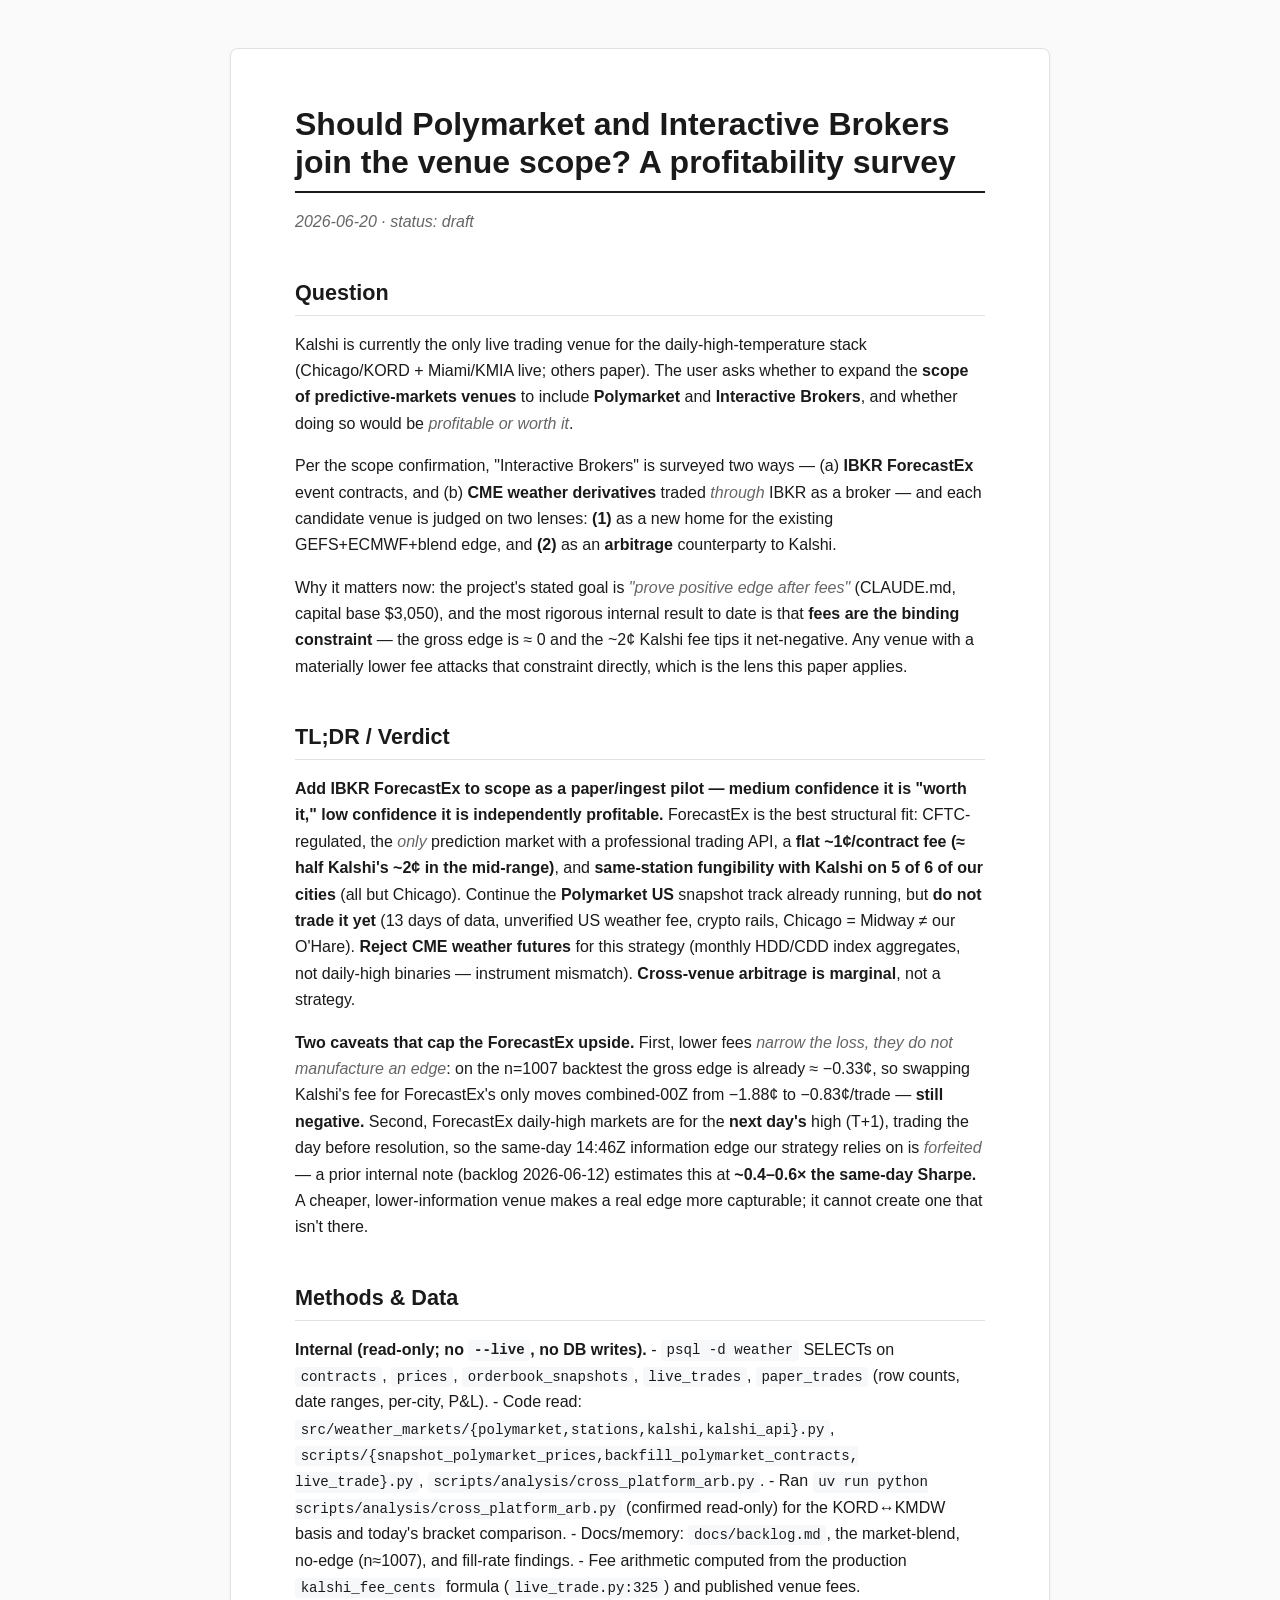
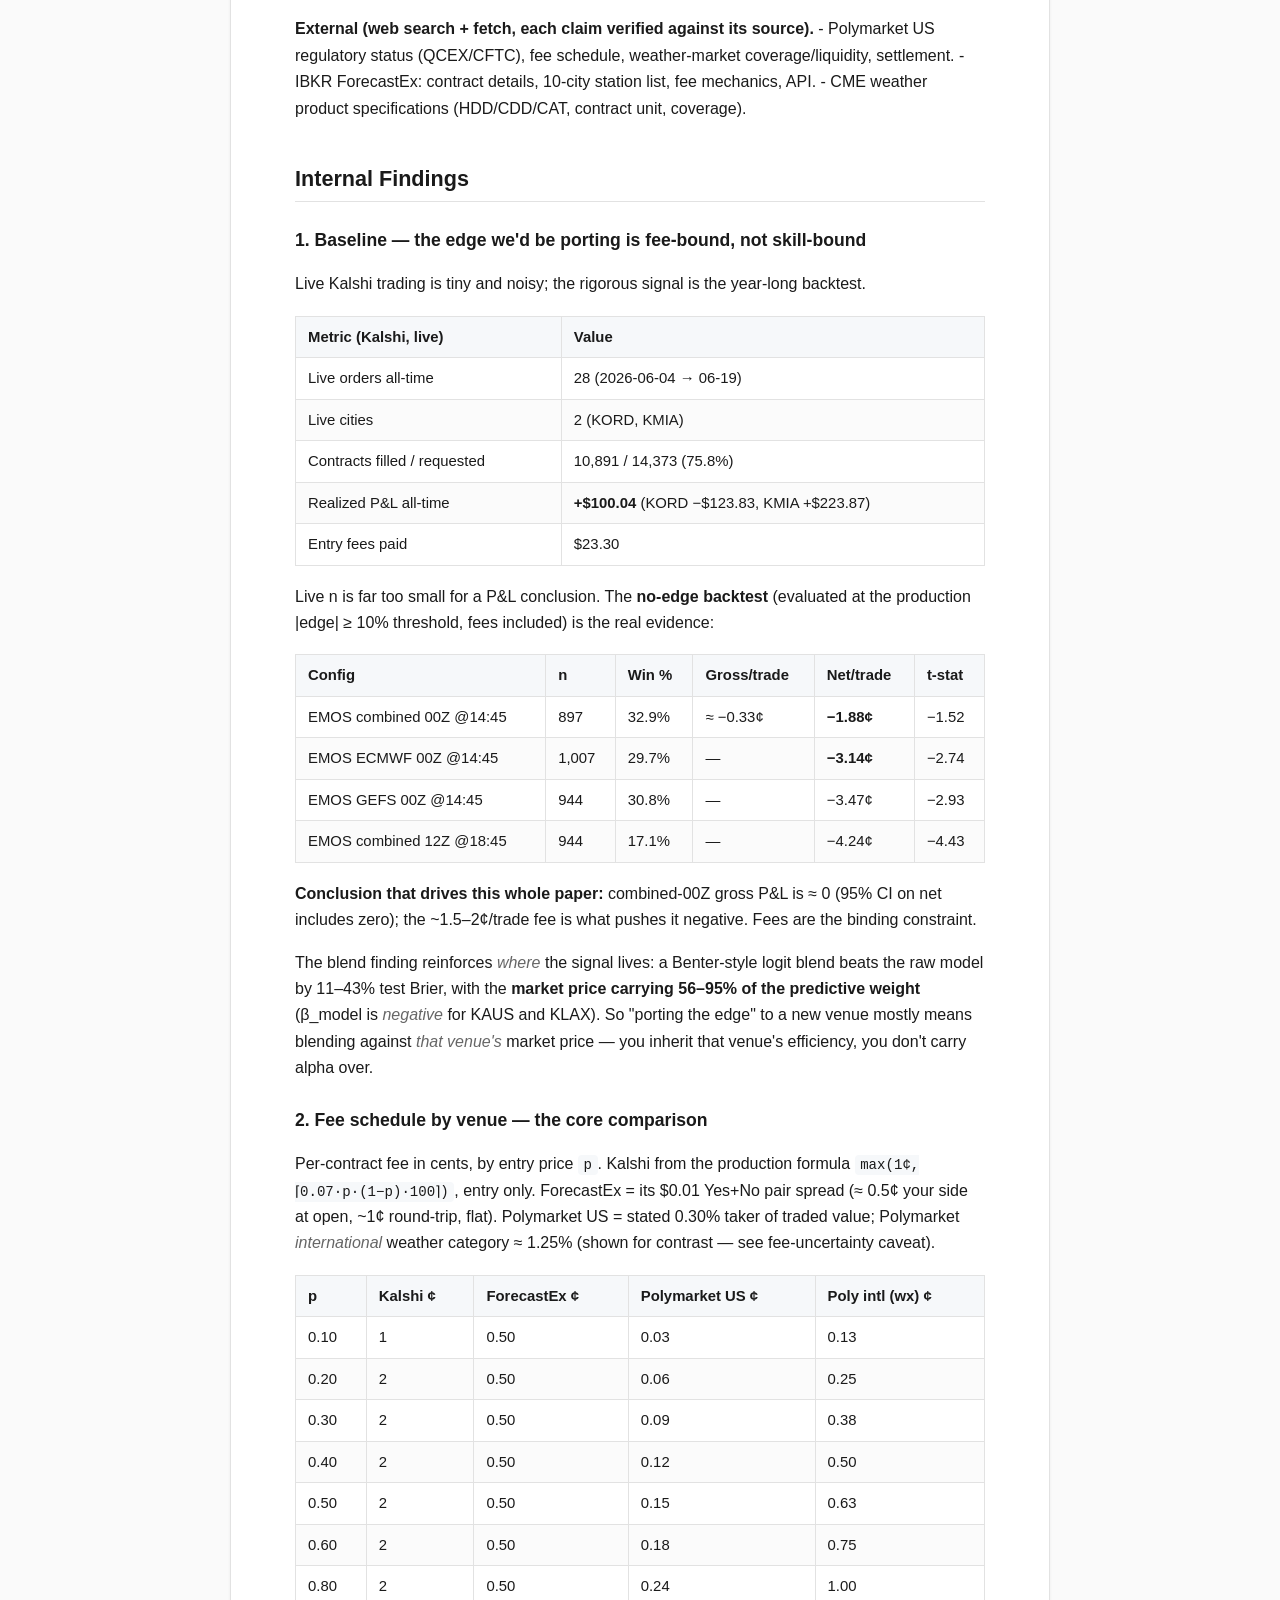
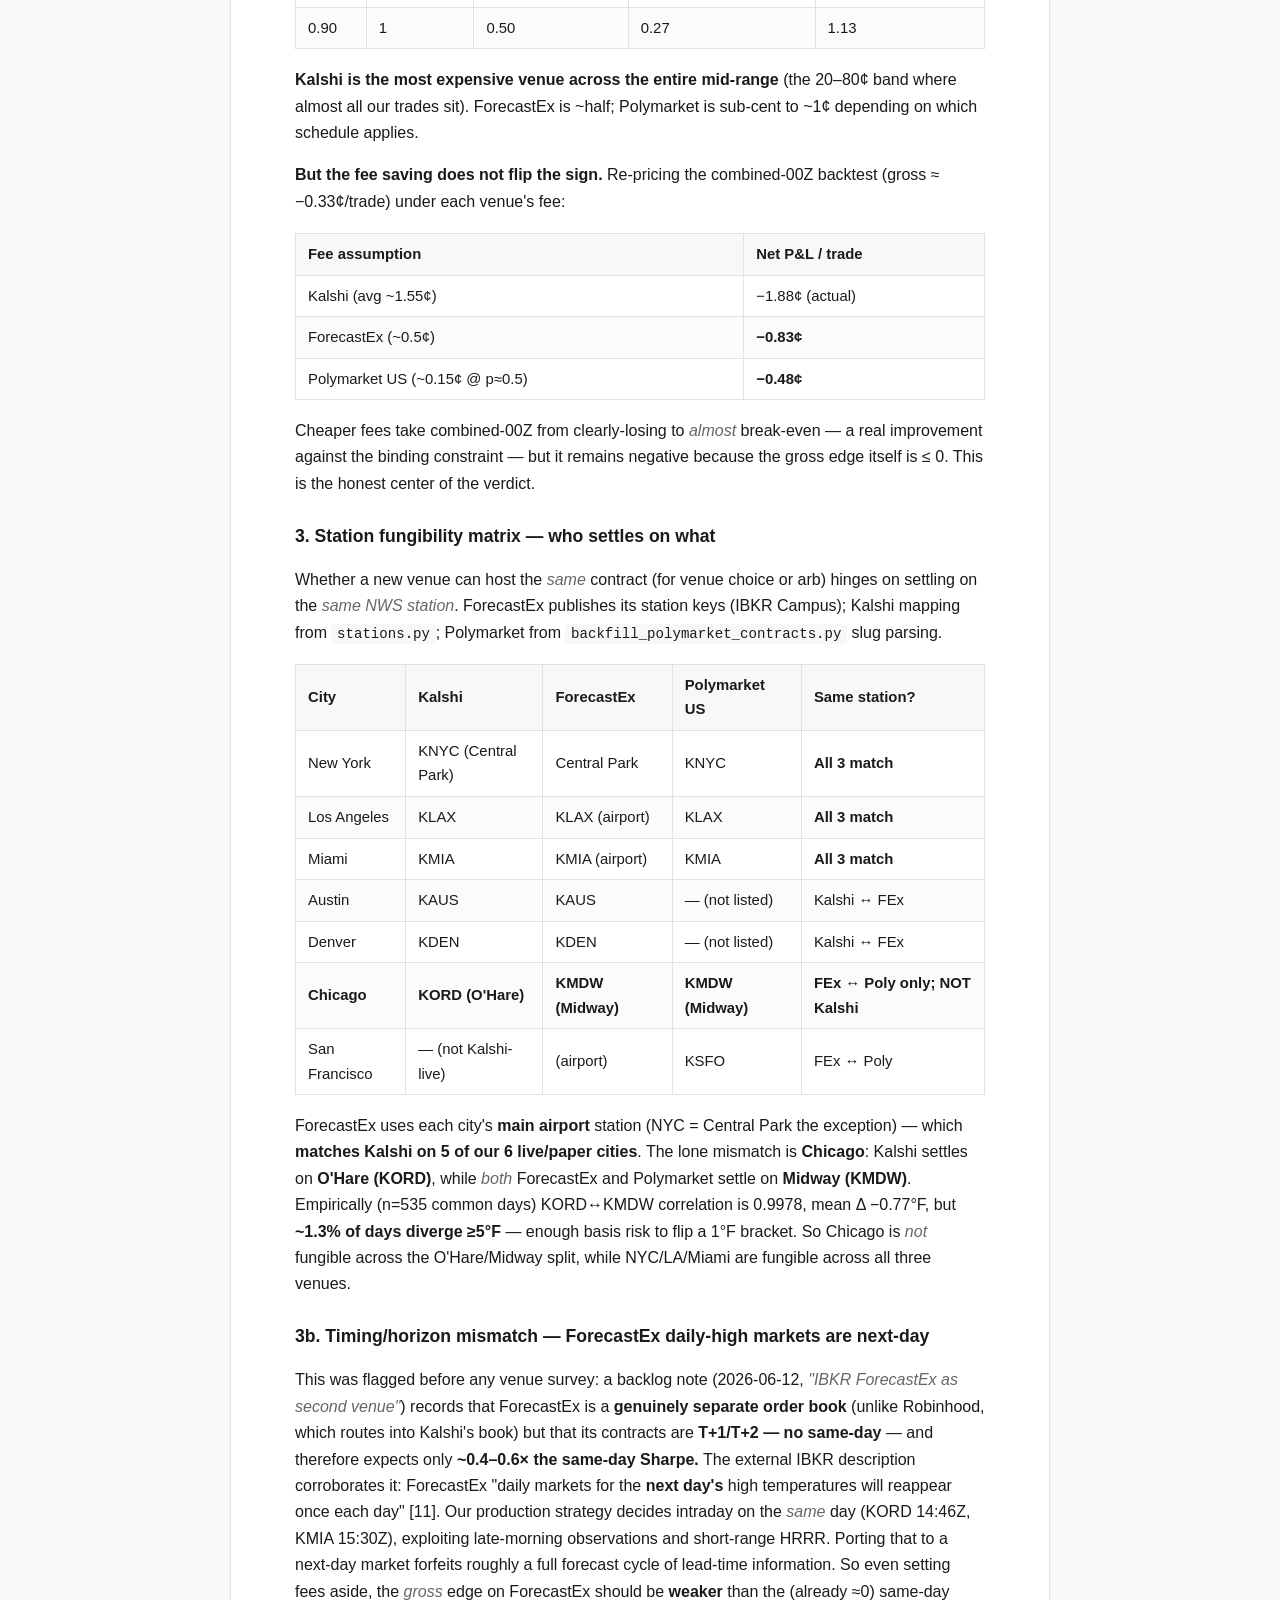
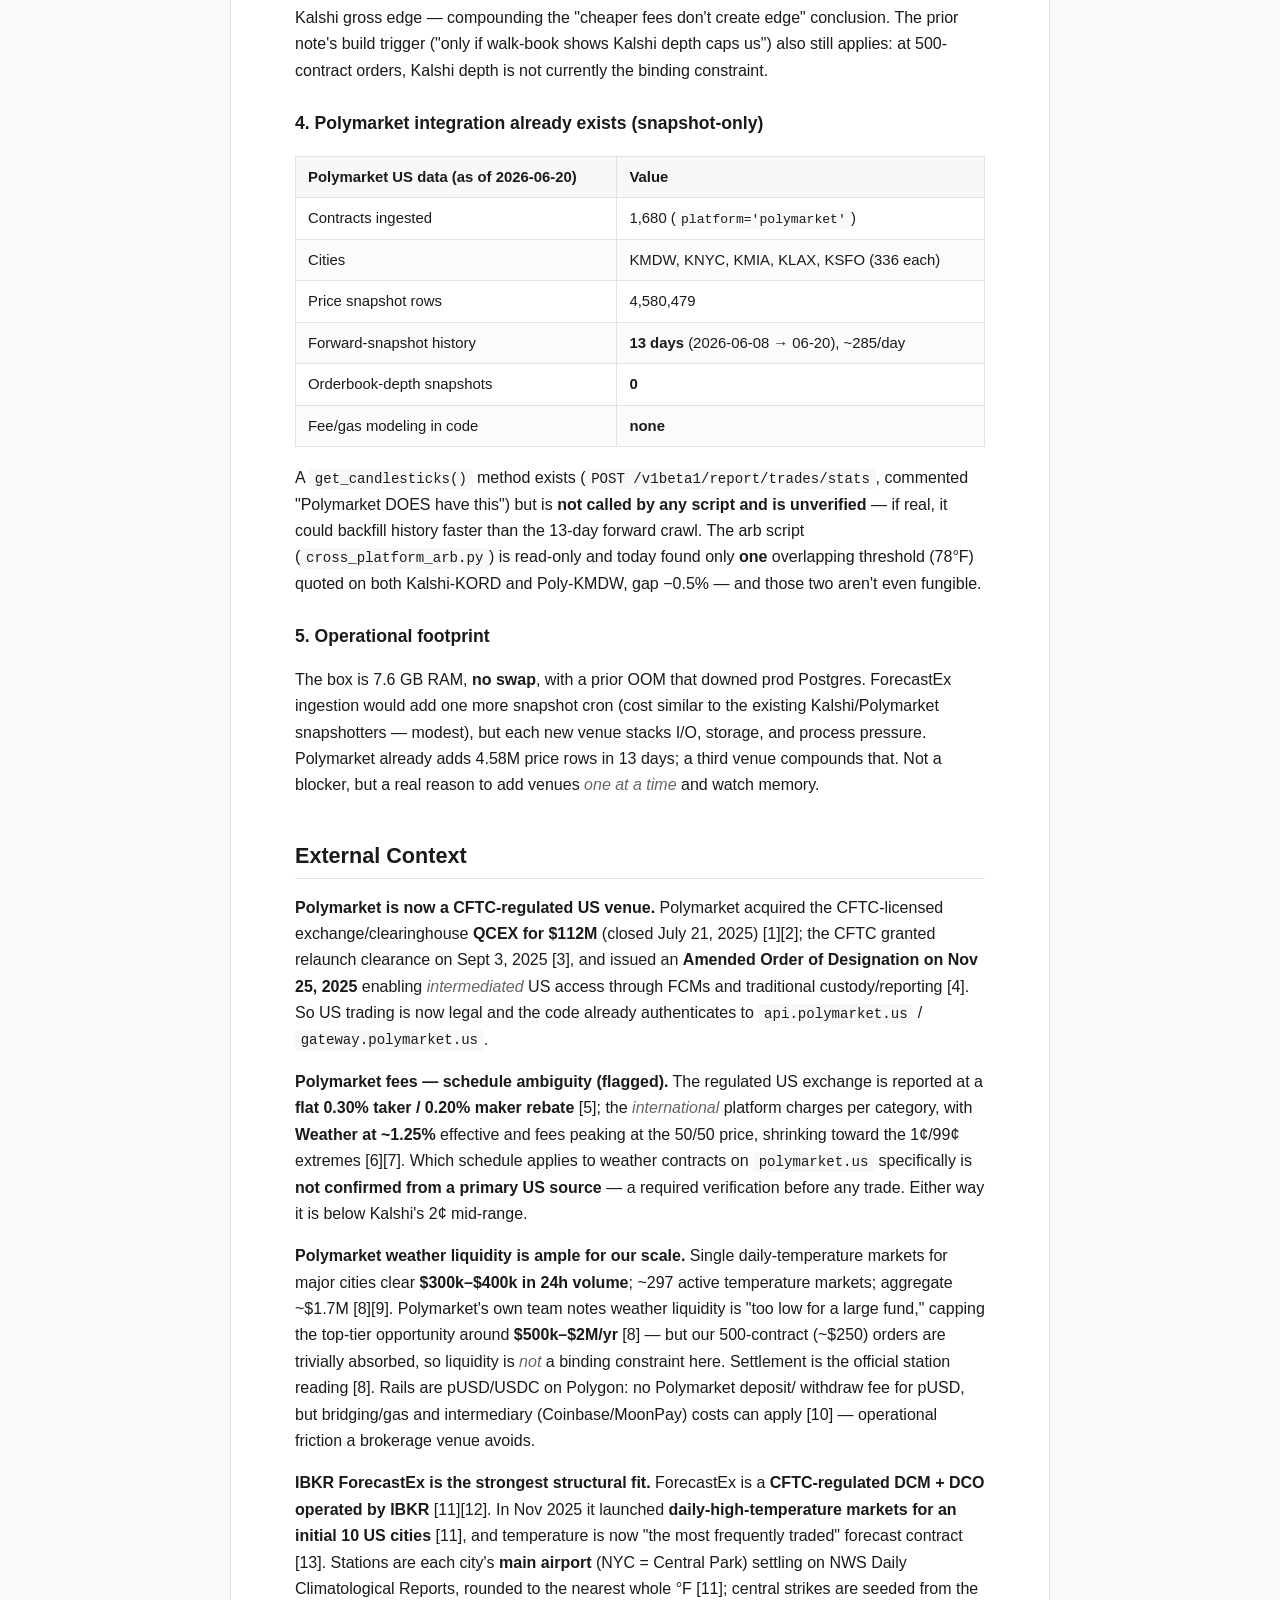
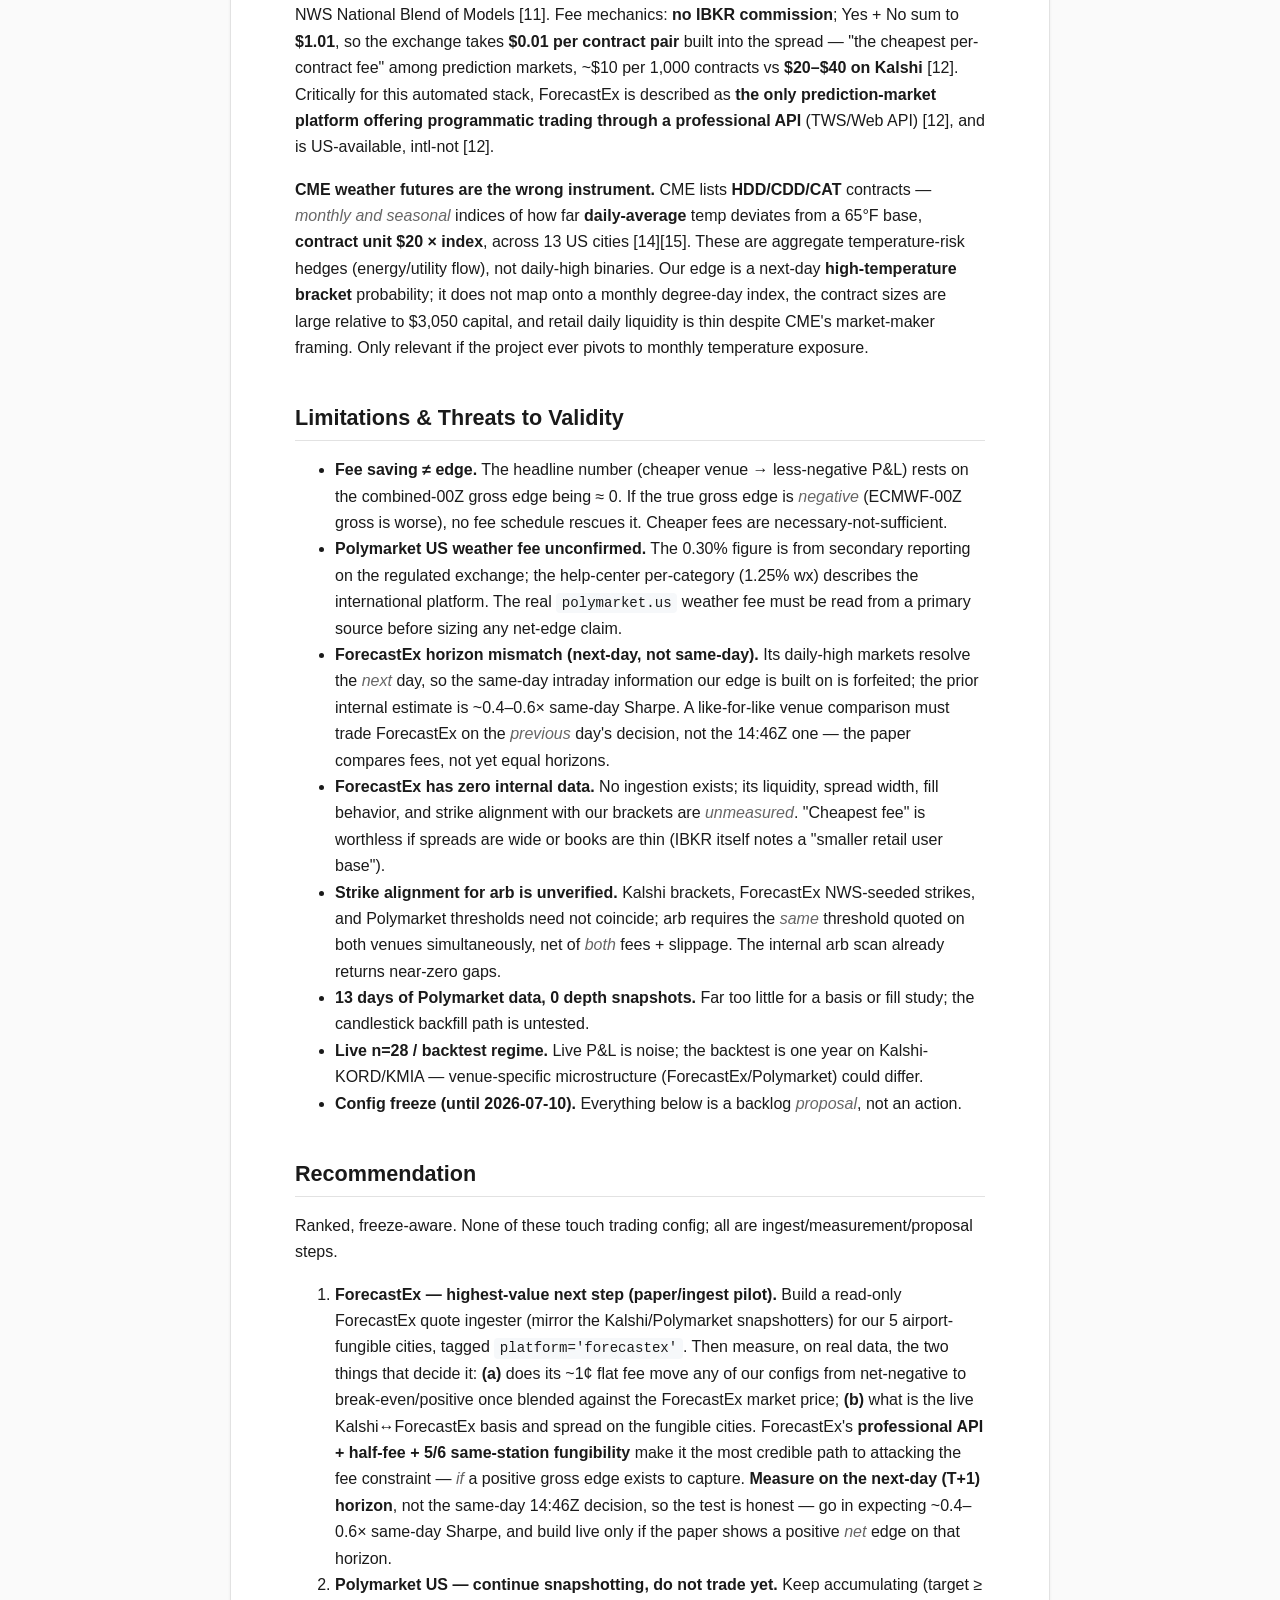
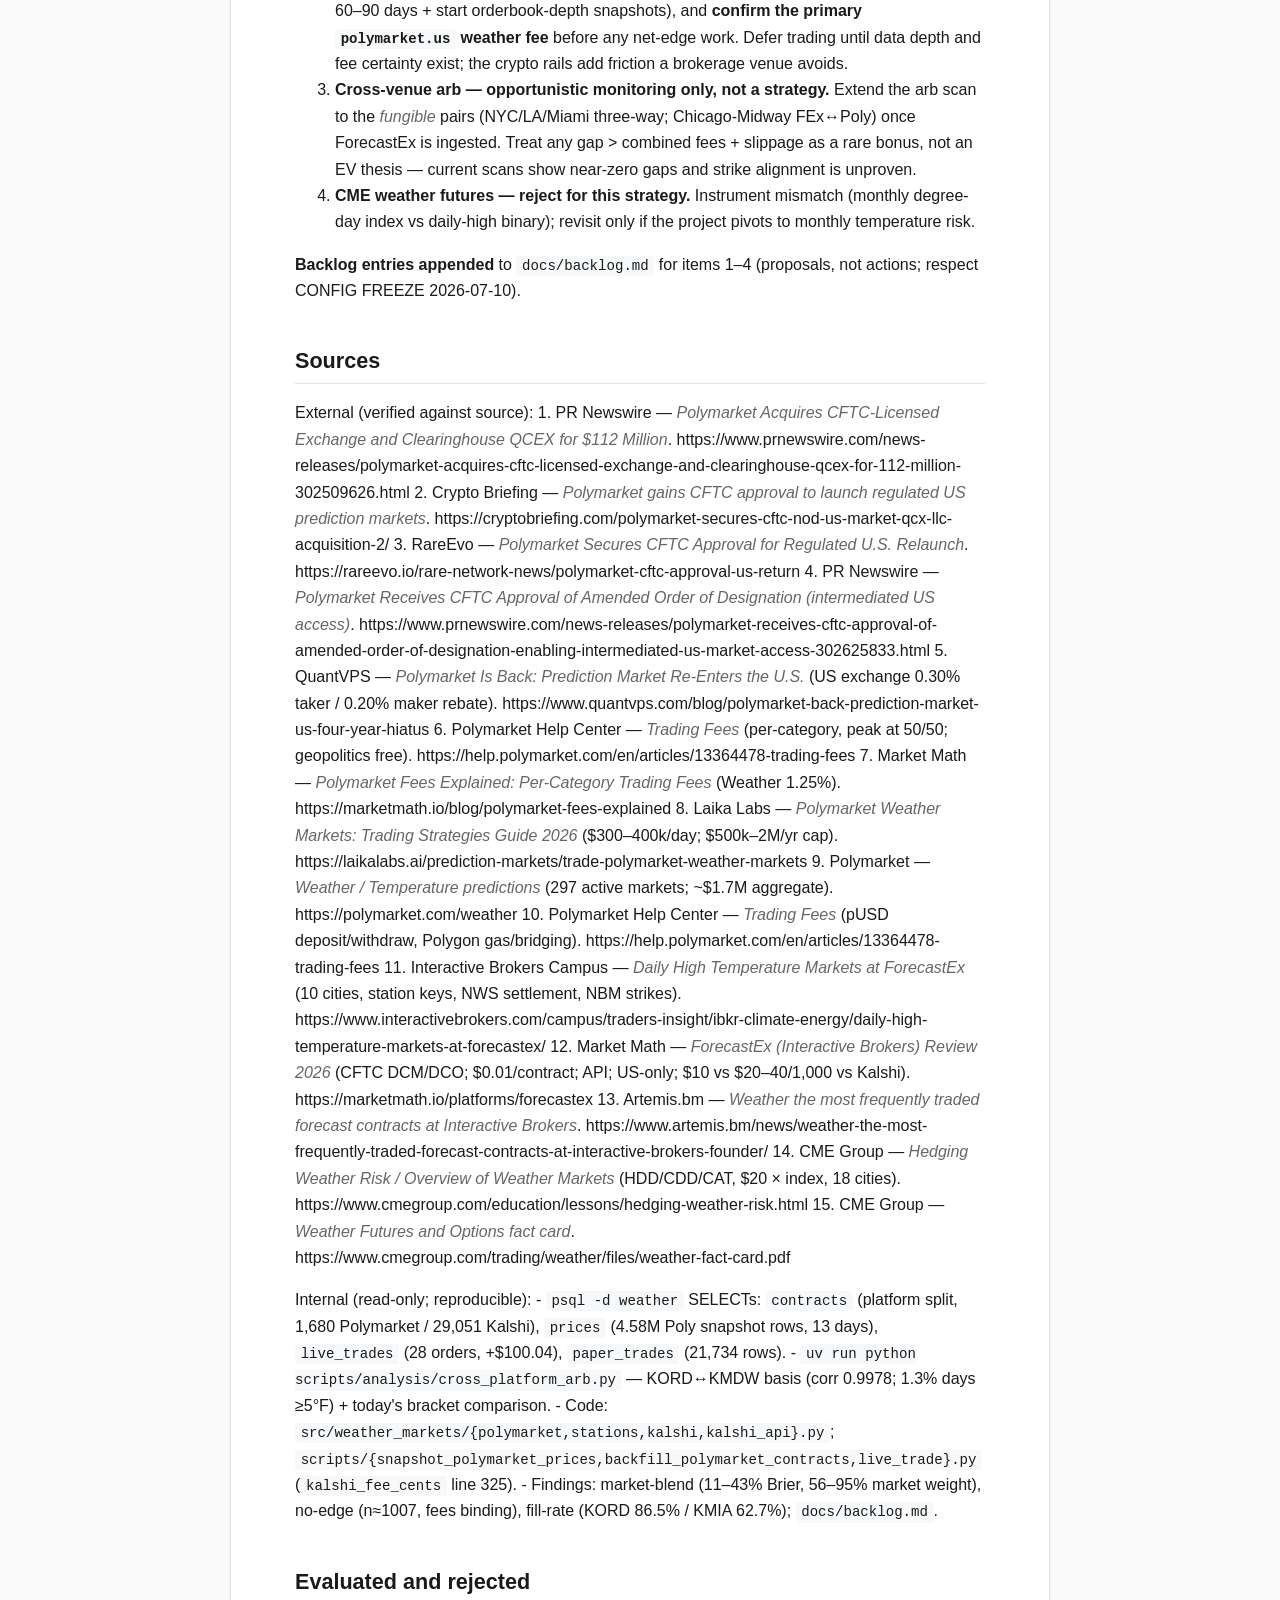
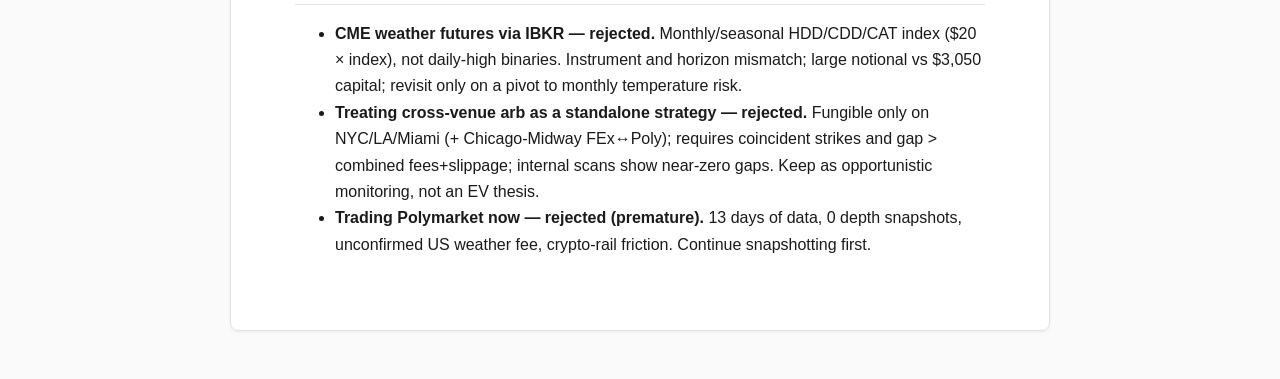
<file: docs/research/html/2026-06-20-polymarket-ibkr-venue-expansion.html>
<!DOCTYPE html>
<html lang="en">
<head>
<meta charset="utf-8">
<meta name="viewport" content="width=device-width, initial-scale=1">
<title>Should Polymarket and Interactive Brokers join the venue scope? A profitability survey</title>
<style>
:root { --fg:#1a1a1a; --muted:#666; --accent:#0b8457; --border:#e2e2e2;
  --bg:#fff; --code-bg:#f6f8fa; }
* { box-sizing:border-box; }
body { margin:0; background:#fafafa; color:var(--fg);
  font-family:-apple-system,BlinkMacSystemFont,"Segoe UI",Roboto,Helvetica,Arial,sans-serif;
  line-height:1.65; font-size:16px; }
.paper { max-width:820px; margin:48px auto; padding:56px 64px; background:var(--bg);
  border:1px solid var(--border); border-radius:8px; box-shadow:0 1px 3px rgba(0,0,0,.06); }
h1 { font-size:2rem; line-height:1.2; margin:0 0 .25em;
  border-bottom:2px solid var(--fg); padding-bottom:.3em; }
h2 { font-size:1.35rem; margin:1.8em 0 .6em;
  border-bottom:1px solid var(--border); padding-bottom:.2em; }
h3 { font-size:1.1rem; margin:1.4em 0 .5em; }
em { color:var(--muted); }
a { color:#0366d6; text-decoration:none; }
a:hover { text-decoration:underline; }
table { border-collapse:collapse; width:100%; margin:1.2em 0; font-size:.93rem; }
th, td { border:1px solid var(--border); padding:8px 12px; text-align:left; }
th { background:var(--code-bg); font-weight:600; }
tr:nth-child(even) td { background:#fbfbfb; }
code { font-family:"SF Mono",ui-monospace,Menlo,Consolas,monospace; font-size:.88em;
  background:var(--code-bg); padding:.15em .4em; border-radius:4px; }
pre { background:var(--code-bg); border:1px solid var(--border); border-radius:6px;
  padding:14px 16px; overflow:auto; }
pre code { background:none; padding:0; }
blockquote { margin:1.2em 0; padding:.4em 1em; border-left:4px solid var(--accent);
  background:#f7fbf9; color:var(--muted); }
hr { border:none; border-top:1px solid var(--border); margin:2em 0; }
@media print { body { background:#fff; }
  .paper { border:none; box-shadow:none; margin:0; max-width:none; } }
</style>
</head>
<body>
<main class="paper">
<h1 id="should-polymarket-and-interactive-brokers-join-the-venue-scope-a-profitability-survey">Should Polymarket and Interactive Brokers join the venue scope? A profitability survey</h1>
<p><em>2026-06-20 · status: draft</em></p>
<h2 id="question">Question</h2>
<p>Kalshi is currently the only live trading venue for the daily-high-temperature
stack (Chicago/KORD + Miami/KMIA live; others paper). The user asks whether to
expand the <strong>scope of predictive-markets venues</strong> to include <strong>Polymarket</strong> and
<strong>Interactive Brokers</strong>, and whether doing so would be <em>profitable or worth it</em>.</p>
<p>Per the scope confirmation, "Interactive Brokers" is surveyed two ways —
(a) <strong>IBKR ForecastEx</strong> event contracts, and (b) <strong>CME weather derivatives</strong>
traded <em>through</em> IBKR as a broker — and each candidate venue is judged on two
lenses: <strong>(1)</strong> as a new home for the existing GEFS+ECMWF+blend edge, and
<strong>(2)</strong> as an <strong>arbitrage</strong> counterparty to Kalshi.</p>
<p>Why it matters now: the project's stated goal is <em>"prove positive edge after
fees"</em> (CLAUDE.md, capital base $3,050), and the most rigorous internal result
to date is that <strong>fees are the binding constraint</strong> — the gross edge is ≈ 0 and
the ~2¢ Kalshi fee tips it net-negative. Any venue with a materially lower fee
attacks that constraint directly, which is the lens this paper applies.</p>
<h2 id="tldr-verdict">TL;DR / Verdict</h2>
<p><strong>Add IBKR ForecastEx to scope as a paper/ingest pilot — medium confidence it is
"worth it," low confidence it is independently profitable.</strong> ForecastEx is the
best structural fit: CFTC-regulated, the <em>only</em> prediction market with a
professional trading API, a <strong>flat ~1¢/contract fee (≈ half Kalshi's ~2¢ in the
mid-range)</strong>, and <strong>same-station fungibility with Kalshi on 5 of 6 of our cities</strong>
(all but Chicago). Continue the <strong>Polymarket US</strong> snapshot track already running,
but <strong>do not trade it yet</strong> (13 days of data, unverified US weather fee, crypto
rails, Chicago = Midway ≠ our O'Hare). <strong>Reject CME weather futures</strong> for this
strategy (monthly HDD/CDD index aggregates, not daily-high binaries — instrument
mismatch). <strong>Cross-venue arbitrage is marginal</strong>, not a strategy.</p>
<p><strong>Two caveats that cap the ForecastEx upside.</strong> First, lower fees <em>narrow the
loss, they do not manufacture an edge</em>: on the n=1007 backtest the gross edge is
already ≈ −0.33¢, so swapping Kalshi's fee for ForecastEx's only moves
combined-00Z from −1.88¢ to −0.83¢/trade — <strong>still negative.</strong> Second, ForecastEx
daily-high markets are for the <strong>next day's</strong> high (T+1), trading the day before
resolution, so the same-day 14:46Z information edge our strategy relies on is
<em>forfeited</em> — a prior internal note (backlog 2026-06-12) estimates this at
<strong>~0.4–0.6× the same-day Sharpe.</strong> A cheaper, lower-information venue makes a real
edge more capturable; it cannot create one that isn't there.</p>
<h2 id="methods-data">Methods &amp; Data</h2>
<p><strong>Internal (read-only; no <code>--live</code>, no DB writes).</strong>
- <code>psql -d weather</code> SELECTs on <code>contracts</code>, <code>prices</code>, <code>orderbook_snapshots</code>,
  <code>live_trades</code>, <code>paper_trades</code> (row counts, date ranges, per-city, P&amp;L).
- Code read: <code>src/weather_markets/{polymarket,stations,kalshi,kalshi_api}.py</code>,
  <code>scripts/{snapshot_polymarket_prices,backfill_polymarket_contracts,
  live_trade}.py</code>, <code>scripts/analysis/cross_platform_arb.py</code>.
- Ran <code>uv run python scripts/analysis/cross_platform_arb.py</code> (confirmed
  read-only) for the KORD↔KMDW basis and today's bracket comparison.
- Docs/memory: <code>docs/backlog.md</code>, the market-blend, no-edge (n≈1007), and
  fill-rate findings.
- Fee arithmetic computed from the production <code>kalshi_fee_cents</code> formula
  (<code>live_trade.py:325</code>) and published venue fees.</p>
<p><strong>External (web search + fetch, each claim verified against its source).</strong>
- Polymarket US regulatory status (QCEX/CFTC), fee schedule, weather-market
  coverage/liquidity, settlement.
- IBKR ForecastEx: contract details, 10-city station list, fee mechanics, API.
- CME weather product specifications (HDD/CDD/CAT, contract unit, coverage).</p>
<h2 id="internal-findings">Internal Findings</h2>
<h3 id="1-baseline-the-edge-wed-be-porting-is-fee-bound-not-skill-bound">1. Baseline — the edge we'd be porting is fee-bound, not skill-bound</h3>
<p>Live Kalshi trading is tiny and noisy; the rigorous signal is the year-long
backtest.</p>
<table>
<thead>
<tr>
<th>Metric (Kalshi, live)</th>
<th>Value</th>
</tr>
</thead>
<tbody>
<tr>
<td>Live orders all-time</td>
<td>28 (2026-06-04 → 06-19)</td>
</tr>
<tr>
<td>Live cities</td>
<td>2 (KORD, KMIA)</td>
</tr>
<tr>
<td>Contracts filled / requested</td>
<td>10,891 / 14,373 (75.8%)</td>
</tr>
<tr>
<td>Realized P&amp;L all-time</td>
<td><strong>+$100.04</strong> (KORD −$123.83, KMIA +$223.87)</td>
</tr>
<tr>
<td>Entry fees paid</td>
<td>$23.30</td>
</tr>
</tbody>
</table>
<p>Live n is far too small for a P&amp;L conclusion. The <strong>no-edge backtest</strong> (evaluated
at the production |edge| ≥ 10% threshold, fees included) is the real evidence:</p>
<table>
<thead>
<tr>
<th>Config</th>
<th>n</th>
<th>Win %</th>
<th>Gross/trade</th>
<th>Net/trade</th>
<th>t-stat</th>
</tr>
</thead>
<tbody>
<tr>
<td>EMOS combined 00Z @14:45</td>
<td>897</td>
<td>32.9%</td>
<td>≈ −0.33¢</td>
<td><strong>−1.88¢</strong></td>
<td>−1.52</td>
</tr>
<tr>
<td>EMOS ECMWF 00Z @14:45</td>
<td>1,007</td>
<td>29.7%</td>
<td>—</td>
<td><strong>−3.14¢</strong></td>
<td>−2.74</td>
</tr>
<tr>
<td>EMOS GEFS 00Z @14:45</td>
<td>944</td>
<td>30.8%</td>
<td>—</td>
<td>−3.47¢</td>
<td>−2.93</td>
</tr>
<tr>
<td>EMOS combined 12Z @18:45</td>
<td>944</td>
<td>17.1%</td>
<td>—</td>
<td>−4.24¢</td>
<td>−4.43</td>
</tr>
</tbody>
</table>
<p><strong>Conclusion that drives this whole paper:</strong> combined-00Z gross P&amp;L is ≈ 0
(95% CI on net includes zero); the ~1.5–2¢/trade fee is what pushes it negative.
Fees are the binding constraint.</p>
<p>The blend finding reinforces <em>where</em> the signal lives: a Benter-style logit blend
beats the raw model by 11–43% test Brier, with the <strong>market price carrying
56–95% of the predictive weight</strong> (β_model is <em>negative</em> for KAUS and KLAX). So
"porting the edge" to a new venue mostly means blending against <em>that venue's</em>
market price — you inherit that venue's efficiency, you don't carry alpha over.</p>
<h3 id="2-fee-schedule-by-venue-the-core-comparison">2. Fee schedule by venue — the core comparison</h3>
<p>Per-contract fee in cents, by entry price <code>p</code>. Kalshi from the production formula
<code>max(1¢, ⌈0.07·p·(1−p)·100⌉)</code>, entry only. ForecastEx = its $0.01 Yes+No pair
spread (≈ 0.5¢ your side at open, ~1¢ round-trip, flat). Polymarket US = stated
0.30% taker of traded value; Polymarket <em>international</em> weather category ≈ 1.25%
(shown for contrast — see fee-uncertainty caveat).</p>
<table>
<thead>
<tr>
<th>p</th>
<th>Kalshi ¢</th>
<th>ForecastEx ¢</th>
<th>Polymarket US ¢</th>
<th>Poly intl (wx) ¢</th>
</tr>
</thead>
<tbody>
<tr>
<td>0.10</td>
<td>1</td>
<td>0.50</td>
<td>0.03</td>
<td>0.13</td>
</tr>
<tr>
<td>0.20</td>
<td>2</td>
<td>0.50</td>
<td>0.06</td>
<td>0.25</td>
</tr>
<tr>
<td>0.30</td>
<td>2</td>
<td>0.50</td>
<td>0.09</td>
<td>0.38</td>
</tr>
<tr>
<td>0.40</td>
<td>2</td>
<td>0.50</td>
<td>0.12</td>
<td>0.50</td>
</tr>
<tr>
<td>0.50</td>
<td>2</td>
<td>0.50</td>
<td>0.15</td>
<td>0.63</td>
</tr>
<tr>
<td>0.60</td>
<td>2</td>
<td>0.50</td>
<td>0.18</td>
<td>0.75</td>
</tr>
<tr>
<td>0.80</td>
<td>2</td>
<td>0.50</td>
<td>0.24</td>
<td>1.00</td>
</tr>
<tr>
<td>0.90</td>
<td>1</td>
<td>0.50</td>
<td>0.27</td>
<td>1.13</td>
</tr>
</tbody>
</table>
<p><strong>Kalshi is the most expensive venue across the entire mid-range</strong> (the 20–80¢
band where almost all our trades sit). ForecastEx is ~half; Polymarket is
sub-cent to ~1¢ depending on which schedule applies.</p>
<p><strong>But the fee saving does not flip the sign.</strong> Re-pricing the combined-00Z
backtest (gross ≈ −0.33¢/trade) under each venue's fee:</p>
<table>
<thead>
<tr>
<th>Fee assumption</th>
<th>Net P&amp;L / trade</th>
</tr>
</thead>
<tbody>
<tr>
<td>Kalshi (avg ~1.55¢)</td>
<td>−1.88¢ (actual)</td>
</tr>
<tr>
<td>ForecastEx (~0.5¢)</td>
<td><strong>−0.83¢</strong></td>
</tr>
<tr>
<td>Polymarket US (~0.15¢ @ p≈0.5)</td>
<td><strong>−0.48¢</strong></td>
</tr>
</tbody>
</table>
<p>Cheaper fees take combined-00Z from clearly-losing to <em>almost</em> break-even — a
real improvement against the binding constraint — but it remains negative because
the gross edge itself is ≤ 0. This is the honest center of the verdict.</p>
<h3 id="3-station-fungibility-matrix-who-settles-on-what">3. Station fungibility matrix — who settles on what</h3>
<p>Whether a new venue can host the <em>same</em> contract (for venue choice or arb) hinges
on settling on the <em>same NWS station</em>. ForecastEx publishes its station keys
(IBKR Campus); Kalshi mapping from <code>stations.py</code>; Polymarket from
<code>backfill_polymarket_contracts.py</code> slug parsing.</p>
<table>
<thead>
<tr>
<th>City</th>
<th>Kalshi</th>
<th>ForecastEx</th>
<th>Polymarket US</th>
<th>Same station?</th>
</tr>
</thead>
<tbody>
<tr>
<td>New York</td>
<td>KNYC (Central Park)</td>
<td>Central Park</td>
<td>KNYC</td>
<td><strong>All 3 match</strong></td>
</tr>
<tr>
<td>Los Angeles</td>
<td>KLAX</td>
<td>KLAX (airport)</td>
<td>KLAX</td>
<td><strong>All 3 match</strong></td>
</tr>
<tr>
<td>Miami</td>
<td>KMIA</td>
<td>KMIA (airport)</td>
<td>KMIA</td>
<td><strong>All 3 match</strong></td>
</tr>
<tr>
<td>Austin</td>
<td>KAUS</td>
<td>KAUS</td>
<td>— (not listed)</td>
<td>Kalshi ↔ FEx</td>
</tr>
<tr>
<td>Denver</td>
<td>KDEN</td>
<td>KDEN</td>
<td>— (not listed)</td>
<td>Kalshi ↔ FEx</td>
</tr>
<tr>
<td><strong>Chicago</strong></td>
<td><strong>KORD (O'Hare)</strong></td>
<td><strong>KMDW (Midway)</strong></td>
<td><strong>KMDW (Midway)</strong></td>
<td><strong>FEx ↔ Poly only; NOT Kalshi</strong></td>
</tr>
<tr>
<td>San Francisco</td>
<td>— (not Kalshi-live)</td>
<td>(airport)</td>
<td>KSFO</td>
<td>FEx ↔ Poly</td>
</tr>
</tbody>
</table>
<p>ForecastEx uses each city's <strong>main airport</strong> station (NYC = Central Park the
exception) — which <strong>matches Kalshi on 5 of our 6 live/paper cities</strong>. The lone
mismatch is <strong>Chicago</strong>: Kalshi settles on <strong>O'Hare (KORD)</strong>, while <em>both</em>
ForecastEx and Polymarket settle on <strong>Midway (KMDW)</strong>. Empirically (n=535 common
days) KORD↔KMDW correlation is 0.9978, mean Δ −0.77°F, but <strong>~1.3% of days
diverge ≥5°F</strong> — enough basis risk to flip a 1°F bracket. So Chicago is <em>not</em>
fungible across the O'Hare/Midway split, while NYC/LA/Miami are fungible across
all three venues.</p>
<h3 id="3b-timinghorizon-mismatch-forecastex-daily-high-markets-are-next-day">3b. Timing/horizon mismatch — ForecastEx daily-high markets are next-day</h3>
<p>This was flagged before any venue survey: a backlog note (2026-06-12, <em>"IBKR
ForecastEx as second venue"</em>) records that ForecastEx is a <strong>genuinely separate
order book</strong> (unlike Robinhood, which routes into Kalshi's book) but that its
contracts are <strong>T+1/T+2 — no same-day</strong> — and therefore expects only
<strong>~0.4–0.6× the same-day Sharpe.</strong> The external IBKR description corroborates it:
ForecastEx "daily markets for the <strong>next day's</strong> high temperatures will reappear
once each day" [11]. Our production strategy decides intraday on the <em>same</em> day
(KORD 14:46Z, KMIA 15:30Z), exploiting late-morning observations and short-range
HRRR. Porting that to a next-day market forfeits roughly a full forecast cycle of
lead-time information. So even setting fees aside, the <em>gross</em> edge on ForecastEx
should be <strong>weaker</strong> than the (already ≈0) same-day Kalshi gross edge — compounding
the "cheaper fees don't create edge" conclusion. The prior note's build trigger
("only if walk-book shows Kalshi depth caps us") also still applies: at
500-contract orders, Kalshi depth is not currently the binding constraint.</p>
<h3 id="4-polymarket-integration-already-exists-snapshot-only">4. Polymarket integration already exists (snapshot-only)</h3>
<table>
<thead>
<tr>
<th>Polymarket US data (as of 2026-06-20)</th>
<th>Value</th>
</tr>
</thead>
<tbody>
<tr>
<td>Contracts ingested</td>
<td>1,680 (<code>platform='polymarket'</code>)</td>
</tr>
<tr>
<td>Cities</td>
<td>KMDW, KNYC, KMIA, KLAX, KSFO (336 each)</td>
</tr>
<tr>
<td>Price snapshot rows</td>
<td>4,580,479</td>
</tr>
<tr>
<td>Forward-snapshot history</td>
<td><strong>13 days</strong> (2026-06-08 → 06-20), ~285/day</td>
</tr>
<tr>
<td>Orderbook-depth snapshots</td>
<td><strong>0</strong></td>
</tr>
<tr>
<td>Fee/gas modeling in code</td>
<td><strong>none</strong></td>
</tr>
</tbody>
</table>
<p>A <code>get_candlesticks()</code> method exists (<code>POST /v1beta1/report/trades/stats</code>,
commented "Polymarket DOES have this") but is <strong>not called by any script and is
unverified</strong> — if real, it could backfill history faster than the 13-day forward
crawl. The arb script (<code>cross_platform_arb.py</code>) is read-only and today found only
<strong>one</strong> overlapping threshold (78°F) quoted on both Kalshi-KORD and Poly-KMDW,
gap −0.5% — and those two aren't even fungible.</p>
<h3 id="5-operational-footprint">5. Operational footprint</h3>
<p>The box is 7.6 GB RAM, <strong>no swap</strong>, with a prior OOM that downed prod Postgres.
ForecastEx ingestion would add one more snapshot cron (cost similar to the
existing Kalshi/Polymarket snapshotters — modest), but each new venue stacks I/O,
storage, and process pressure. Polymarket already adds 4.58M price rows in 13
days; a third venue compounds that. Not a blocker, but a real reason to add
venues <em>one at a time</em> and watch memory.</p>
<h2 id="external-context">External Context</h2>
<p><strong>Polymarket is now a CFTC-regulated US venue.</strong> Polymarket acquired the
CFTC-licensed exchange/clearinghouse <strong>QCEX for $112M</strong> (closed July 21, 2025)
[1][2]; the CFTC granted relaunch clearance on Sept 3, 2025 [3], and issued an
<strong>Amended Order of Designation on Nov 25, 2025</strong> enabling <em>intermediated</em> US
access through FCMs and traditional custody/reporting [4]. So US trading is now
legal and the code already authenticates to <code>api.polymarket.us</code> /
<code>gateway.polymarket.us</code>.</p>
<p><strong>Polymarket fees — schedule ambiguity (flagged).</strong> The regulated US exchange is
reported at a <strong>flat 0.30% taker / 0.20% maker rebate</strong> [5]; the <em>international</em>
platform charges per category, with <strong>Weather at ~1.25%</strong> effective and fees
peaking at the 50/50 price, shrinking toward the 1¢/99¢ extremes [6][7]. Which
schedule applies to weather contracts on <code>polymarket.us</code> specifically is <strong>not
confirmed from a primary US source</strong> — a required verification before any trade.
Either way it is below Kalshi's 2¢ mid-range.</p>
<p><strong>Polymarket weather liquidity is ample for our scale.</strong> Single daily-temperature
markets for major cities clear <strong>$300k–$400k in 24h volume</strong>; ~297 active
temperature markets; aggregate ~$1.7M [8][9]. Polymarket's own team notes weather
liquidity is "too low for a large fund," capping the top-tier opportunity around
<strong>$500k–$2M/yr</strong> [8] — but our 500-contract (~$250) orders are trivially absorbed,
so liquidity is <em>not</em> a binding constraint here. Settlement is the official
station reading [8]. Rails are pUSD/USDC on Polygon: no Polymarket deposit/
withdraw fee for pUSD, but bridging/gas and intermediary (Coinbase/MoonPay) costs
can apply [10] — operational friction a brokerage venue avoids.</p>
<p><strong>IBKR ForecastEx is the strongest structural fit.</strong> ForecastEx is a
<strong>CFTC-regulated DCM + DCO operated by IBKR</strong> [11][12]. In Nov 2025 it launched
<strong>daily-high-temperature markets for an initial 10 US cities</strong> [11], and
temperature is now "the most frequently traded" forecast contract [13]. Stations
are each city's <strong>main airport</strong> (NYC = Central Park) settling on NWS Daily
Climatological Reports, rounded to the nearest whole °F [11]; central strikes are
seeded from the NWS National Blend of Models [11]. Fee mechanics: <strong>no IBKR
commission</strong>; Yes + No sum to <strong>$1.01</strong>, so the exchange takes <strong>$0.01 per
contract pair</strong> built into the spread — "the cheapest per-contract fee" among
prediction markets, ~$10 per 1,000 contracts vs <strong>$20–$40 on Kalshi</strong> [12].
Critically for this automated stack, ForecastEx is described as <strong>the only
prediction-market platform offering programmatic trading through a professional
API</strong> (TWS/Web API) [12], and is US-available, intl-not [12].</p>
<p><strong>CME weather futures are the wrong instrument.</strong> CME lists <strong>HDD/CDD/CAT</strong>
contracts — <em>monthly and seasonal</em> indices of how far <strong>daily-average</strong> temp
deviates from a 65°F base, <strong>contract unit $20 × index</strong>, across 13 US cities
[14][15]. These are aggregate temperature-risk hedges (energy/utility flow), not
daily-high binaries. Our edge is a next-day <strong>high-temperature bracket</strong>
probability; it does not map onto a monthly degree-day index, the contract sizes
are large relative to $3,050 capital, and retail daily liquidity is thin despite
CME's market-maker framing. Only relevant if the project ever pivots to monthly
temperature exposure.</p>
<h2 id="limitations-threats-to-validity">Limitations &amp; Threats to Validity</h2>
<ul>
<li><strong>Fee saving ≠ edge.</strong> The headline number (cheaper venue → less-negative P&amp;L)
  rests on the combined-00Z gross edge being ≈ 0. If the true gross edge is
  <em>negative</em> (ECMWF-00Z gross is worse), no fee schedule rescues it. Cheaper fees
  are necessary-not-sufficient.</li>
<li><strong>Polymarket US weather fee unconfirmed.</strong> The 0.30% figure is from secondary
  reporting on the regulated exchange; the help-center per-category (1.25% wx)
  describes the international platform. The real <code>polymarket.us</code> weather fee must
  be read from a primary source before sizing any net-edge claim.</li>
<li><strong>ForecastEx horizon mismatch (next-day, not same-day).</strong> Its daily-high
  markets resolve the <em>next</em> day, so the same-day intraday information our edge is
  built on is forfeited; the prior internal estimate is ~0.4–0.6× same-day Sharpe.
  A like-for-like venue comparison must trade ForecastEx on the <em>previous</em> day's
  decision, not the 14:46Z one — the paper compares fees, not yet equal horizons.</li>
<li><strong>ForecastEx has zero internal data.</strong> No ingestion exists; its liquidity,
  spread width, fill behavior, and strike alignment with our brackets are
  <em>unmeasured</em>. "Cheapest fee" is worthless if spreads are wide or books are thin
  (IBKR itself notes a "smaller retail user base").</li>
<li><strong>Strike alignment for arb is unverified.</strong> Kalshi brackets, ForecastEx
  NWS-seeded strikes, and Polymarket thresholds need not coincide; arb requires
  the <em>same</em> threshold quoted on both venues simultaneously, net of <em>both</em> fees +
  slippage. The internal arb scan already returns near-zero gaps.</li>
<li><strong>13 days of Polymarket data, 0 depth snapshots.</strong> Far too little for a basis
  or fill study; the candlestick backfill path is untested.</li>
<li><strong>Live n=28 / backtest regime.</strong> Live P&amp;L is noise; the backtest is one year on
  Kalshi-KORD/KMIA — venue-specific microstructure (ForecastEx/Polymarket) could
  differ.</li>
<li><strong>Config freeze (until 2026-07-10).</strong> Everything below is a backlog <em>proposal</em>,
  not an action.</li>
</ul>
<h2 id="recommendation">Recommendation</h2>
<p>Ranked, freeze-aware. None of these touch trading config; all are
ingest/measurement/proposal steps.</p>
<ol>
<li><strong>ForecastEx — highest-value next step (paper/ingest pilot).</strong> Build a
   read-only ForecastEx quote ingester (mirror the Kalshi/Polymarket snapshotters)
   for our 5 airport-fungible cities, tagged <code>platform='forecastex'</code>. Then measure,
   on real data, the two things that decide it: <strong>(a)</strong> does its ~1¢ flat fee move
   any of our configs from net-negative to break-even/positive once blended
   against the ForecastEx market price; <strong>(b)</strong> what is the live Kalshi↔ForecastEx
   basis and spread on the fungible cities. ForecastEx's <strong>professional API +
   half-fee + 5/6 same-station fungibility</strong> make it the most credible path to
   attacking the fee constraint — <em>if</em> a positive gross edge exists to capture.
   <strong>Measure on the next-day (T+1) horizon</strong>, not the same-day 14:46Z decision, so
   the test is honest — go in expecting ~0.4–0.6× same-day Sharpe, and build live
   only if the paper shows a positive <em>net</em> edge on that horizon.</li>
<li><strong>Polymarket US — continue snapshotting, do not trade yet.</strong> Keep accumulating
   (target ≥ 60–90 days + start orderbook-depth snapshots), and <strong>confirm the
   primary <code>polymarket.us</code> weather fee</strong> before any net-edge work. Defer trading
   until data depth and fee certainty exist; the crypto rails add friction a
   brokerage venue avoids.</li>
<li><strong>Cross-venue arb — opportunistic monitoring only, not a strategy.</strong> Extend the
   arb scan to the <em>fungible</em> pairs (NYC/LA/Miami three-way; Chicago-Midway
   FEx↔Poly) once ForecastEx is ingested. Treat any gap &gt; combined fees + slippage
   as a rare bonus, not an EV thesis — current scans show near-zero gaps and
   strike alignment is unproven.</li>
<li><strong>CME weather futures — reject for this strategy.</strong> Instrument mismatch
   (monthly degree-day index vs daily-high binary); revisit only if the project
   pivots to monthly temperature risk.</li>
</ol>
<p><strong>Backlog entries appended</strong> to <code>docs/backlog.md</code> for items 1–4 (proposals, not
actions; respect CONFIG FREEZE 2026-07-10).</p>
<h2 id="sources">Sources</h2>
<p>External (verified against source):
1. PR Newswire — <em>Polymarket Acquires CFTC-Licensed Exchange and Clearinghouse QCEX for $112 Million</em>. https://www.prnewswire.com/news-releases/polymarket-acquires-cftc-licensed-exchange-and-clearinghouse-qcex-for-112-million-302509626.html
2. Crypto Briefing — <em>Polymarket gains CFTC approval to launch regulated US prediction markets</em>. https://cryptobriefing.com/polymarket-secures-cftc-nod-us-market-qcx-llc-acquisition-2/
3. RareEvo — <em>Polymarket Secures CFTC Approval for Regulated U.S. Relaunch</em>. https://rareevo.io/rare-network-news/polymarket-cftc-approval-us-return
4. PR Newswire — <em>Polymarket Receives CFTC Approval of Amended Order of Designation (intermediated US access)</em>. https://www.prnewswire.com/news-releases/polymarket-receives-cftc-approval-of-amended-order-of-designation-enabling-intermediated-us-market-access-302625833.html
5. QuantVPS — <em>Polymarket Is Back: Prediction Market Re-Enters the U.S.</em> (US exchange 0.30% taker / 0.20% maker rebate). https://www.quantvps.com/blog/polymarket-back-prediction-market-us-four-year-hiatus
6. Polymarket Help Center — <em>Trading Fees</em> (per-category, peak at 50/50; geopolitics free). https://help.polymarket.com/en/articles/13364478-trading-fees
7. Market Math — <em>Polymarket Fees Explained: Per-Category Trading Fees</em> (Weather 1.25%). https://marketmath.io/blog/polymarket-fees-explained
8. Laika Labs — <em>Polymarket Weather Markets: Trading Strategies Guide 2026</em> ($300–400k/day; $500k–2M/yr cap). https://laikalabs.ai/prediction-markets/trade-polymarket-weather-markets
9. Polymarket — <em>Weather / Temperature predictions</em> (297 active markets; ~$1.7M aggregate). https://polymarket.com/weather
10. Polymarket Help Center — <em>Trading Fees</em> (pUSD deposit/withdraw, Polygon gas/bridging). https://help.polymarket.com/en/articles/13364478-trading-fees
11. Interactive Brokers Campus — <em>Daily High Temperature Markets at ForecastEx</em> (10 cities, station keys, NWS settlement, NBM strikes). https://www.interactivebrokers.com/campus/traders-insight/ibkr-climate-energy/daily-high-temperature-markets-at-forecastex/
12. Market Math — <em>ForecastEx (Interactive Brokers) Review 2026</em> (CFTC DCM/DCO; $0.01/contract; API; US-only; $10 vs $20–40/1,000 vs Kalshi). https://marketmath.io/platforms/forecastex
13. Artemis.bm — <em>Weather the most frequently traded forecast contracts at Interactive Brokers</em>. https://www.artemis.bm/news/weather-the-most-frequently-traded-forecast-contracts-at-interactive-brokers-founder/
14. CME Group — <em>Hedging Weather Risk / Overview of Weather Markets</em> (HDD/CDD/CAT, $20 × index, 18 cities). https://www.cmegroup.com/education/lessons/hedging-weather-risk.html
15. CME Group — <em>Weather Futures and Options fact card</em>. https://www.cmegroup.com/trading/weather/files/weather-fact-card.pdf</p>
<p>Internal (read-only; reproducible):
- <code>psql -d weather</code> SELECTs: <code>contracts</code> (platform split, 1,680 Polymarket / 29,051 Kalshi), <code>prices</code> (4.58M Poly snapshot rows, 13 days), <code>live_trades</code> (28 orders, +$100.04), <code>paper_trades</code> (21,734 rows).
- <code>uv run python scripts/analysis/cross_platform_arb.py</code> — KORD↔KMDW basis (corr 0.9978; 1.3% days ≥5°F) + today's bracket comparison.
- Code: <code>src/weather_markets/{polymarket,stations,kalshi,kalshi_api}.py</code>; <code>scripts/{snapshot_polymarket_prices,backfill_polymarket_contracts,live_trade}.py</code> (<code>kalshi_fee_cents</code> line 325).
- Findings: market-blend (11–43% Brier, 56–95% market weight), no-edge (n≈1007, fees binding), fill-rate (KORD 86.5% / KMIA 62.7%); <code>docs/backlog.md</code>.</p>
<h2 id="evaluated-and-rejected">Evaluated and rejected</h2>
<ul>
<li><strong>CME weather futures via IBKR — rejected.</strong> Monthly/seasonal HDD/CDD/CAT index
  ($20 × index), not daily-high binaries. Instrument and horizon mismatch; large
  notional vs $3,050 capital; revisit only on a pivot to monthly temperature risk.</li>
<li><strong>Treating cross-venue arb as a standalone strategy — rejected.</strong> Fungible only
  on NYC/LA/Miami (+ Chicago-Midway FEx↔Poly); requires coincident strikes and
  gap &gt; combined fees+slippage; internal scans show near-zero gaps. Keep as
  opportunistic monitoring, not an EV thesis.</li>
<li><strong>Trading Polymarket now — rejected (premature).</strong> 13 days of data, 0 depth
  snapshots, unconfirmed US weather fee, crypto-rail friction. Continue
  snapshotting first.</li>
</ul>
</main>
</body>
</html>
</file>
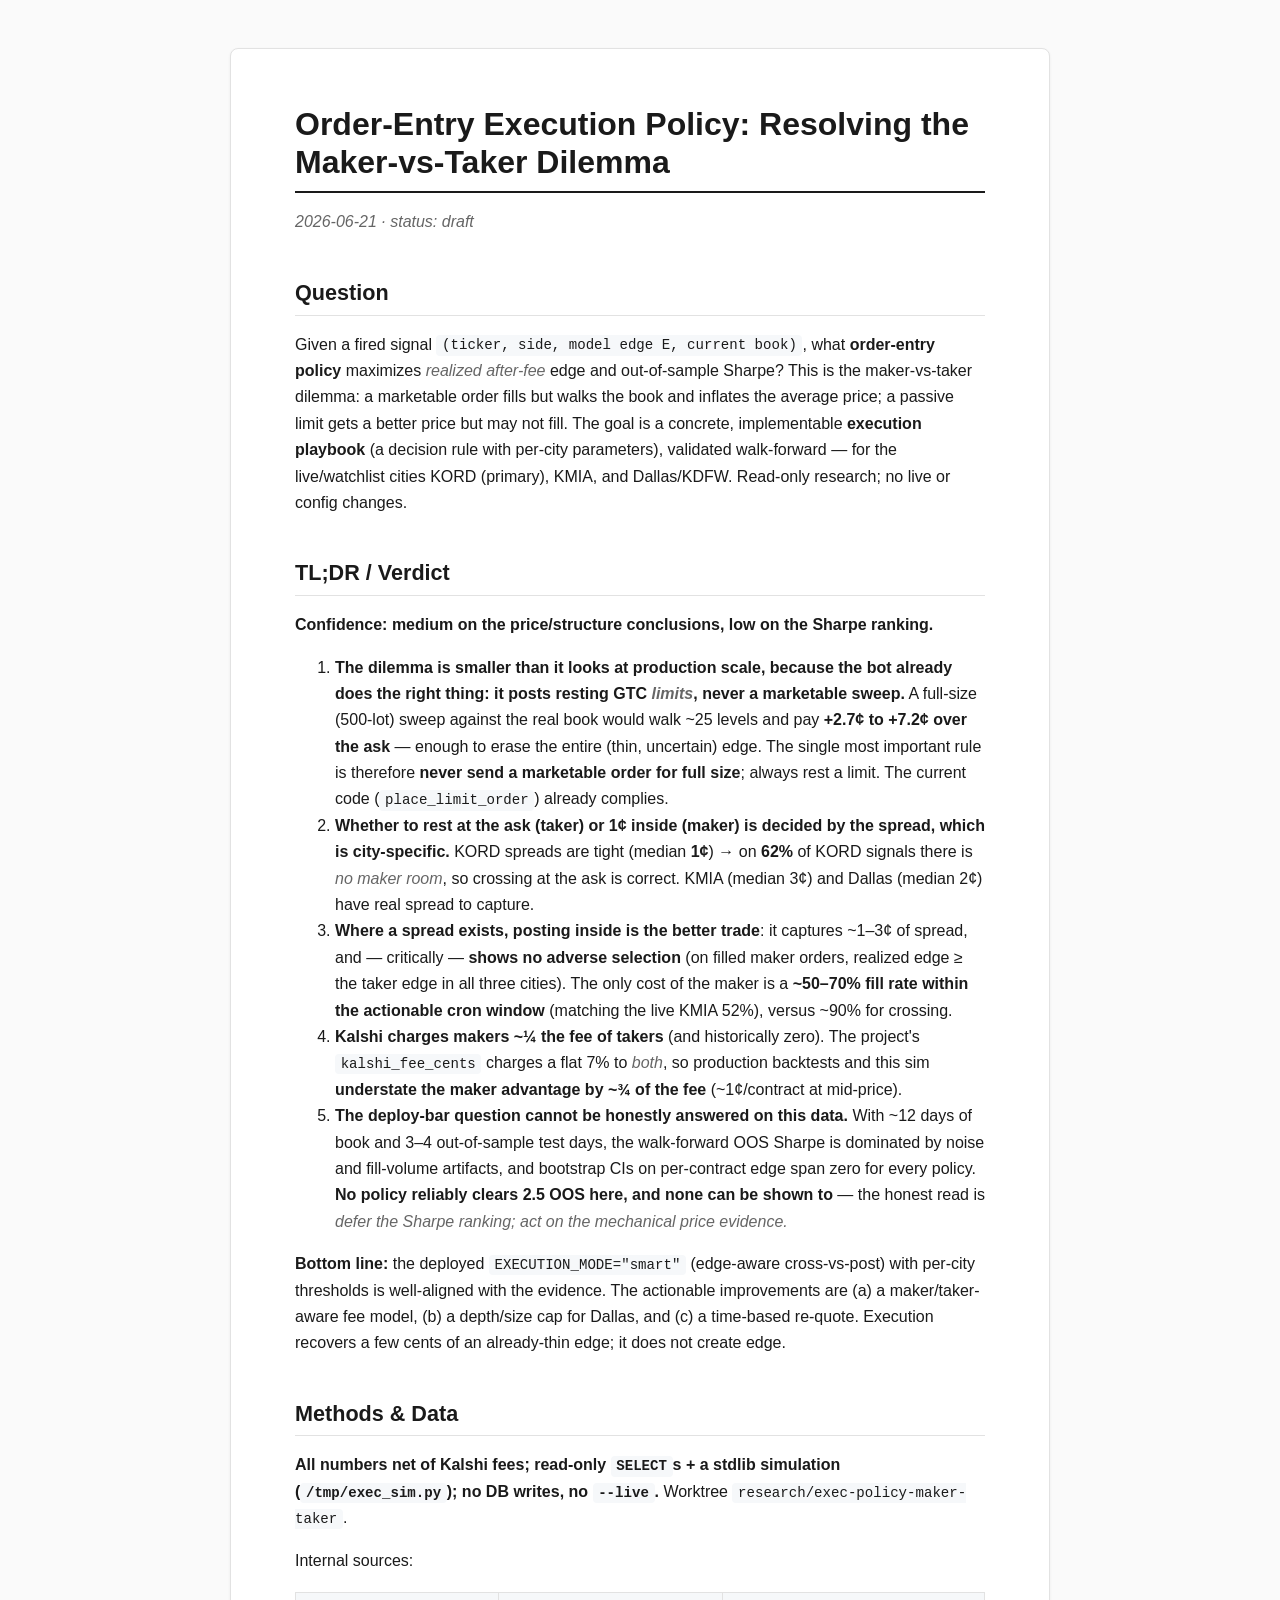
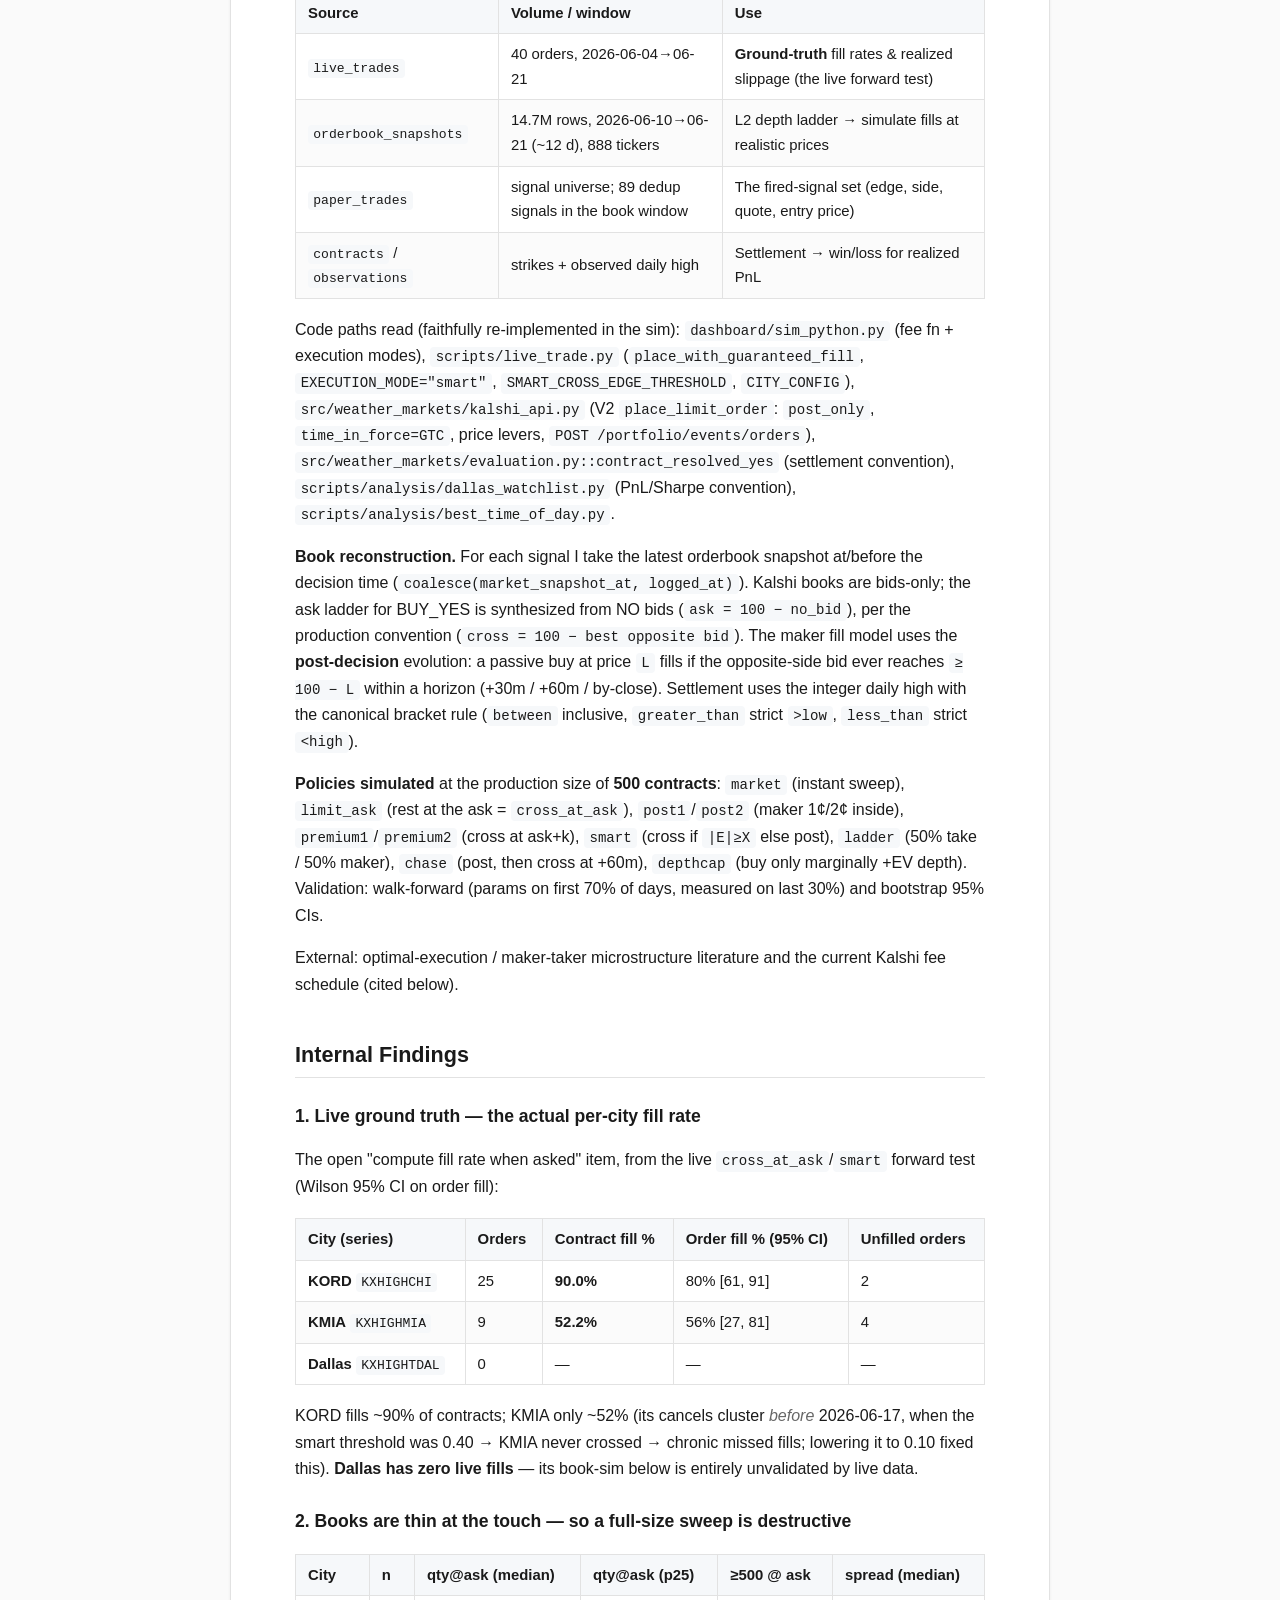
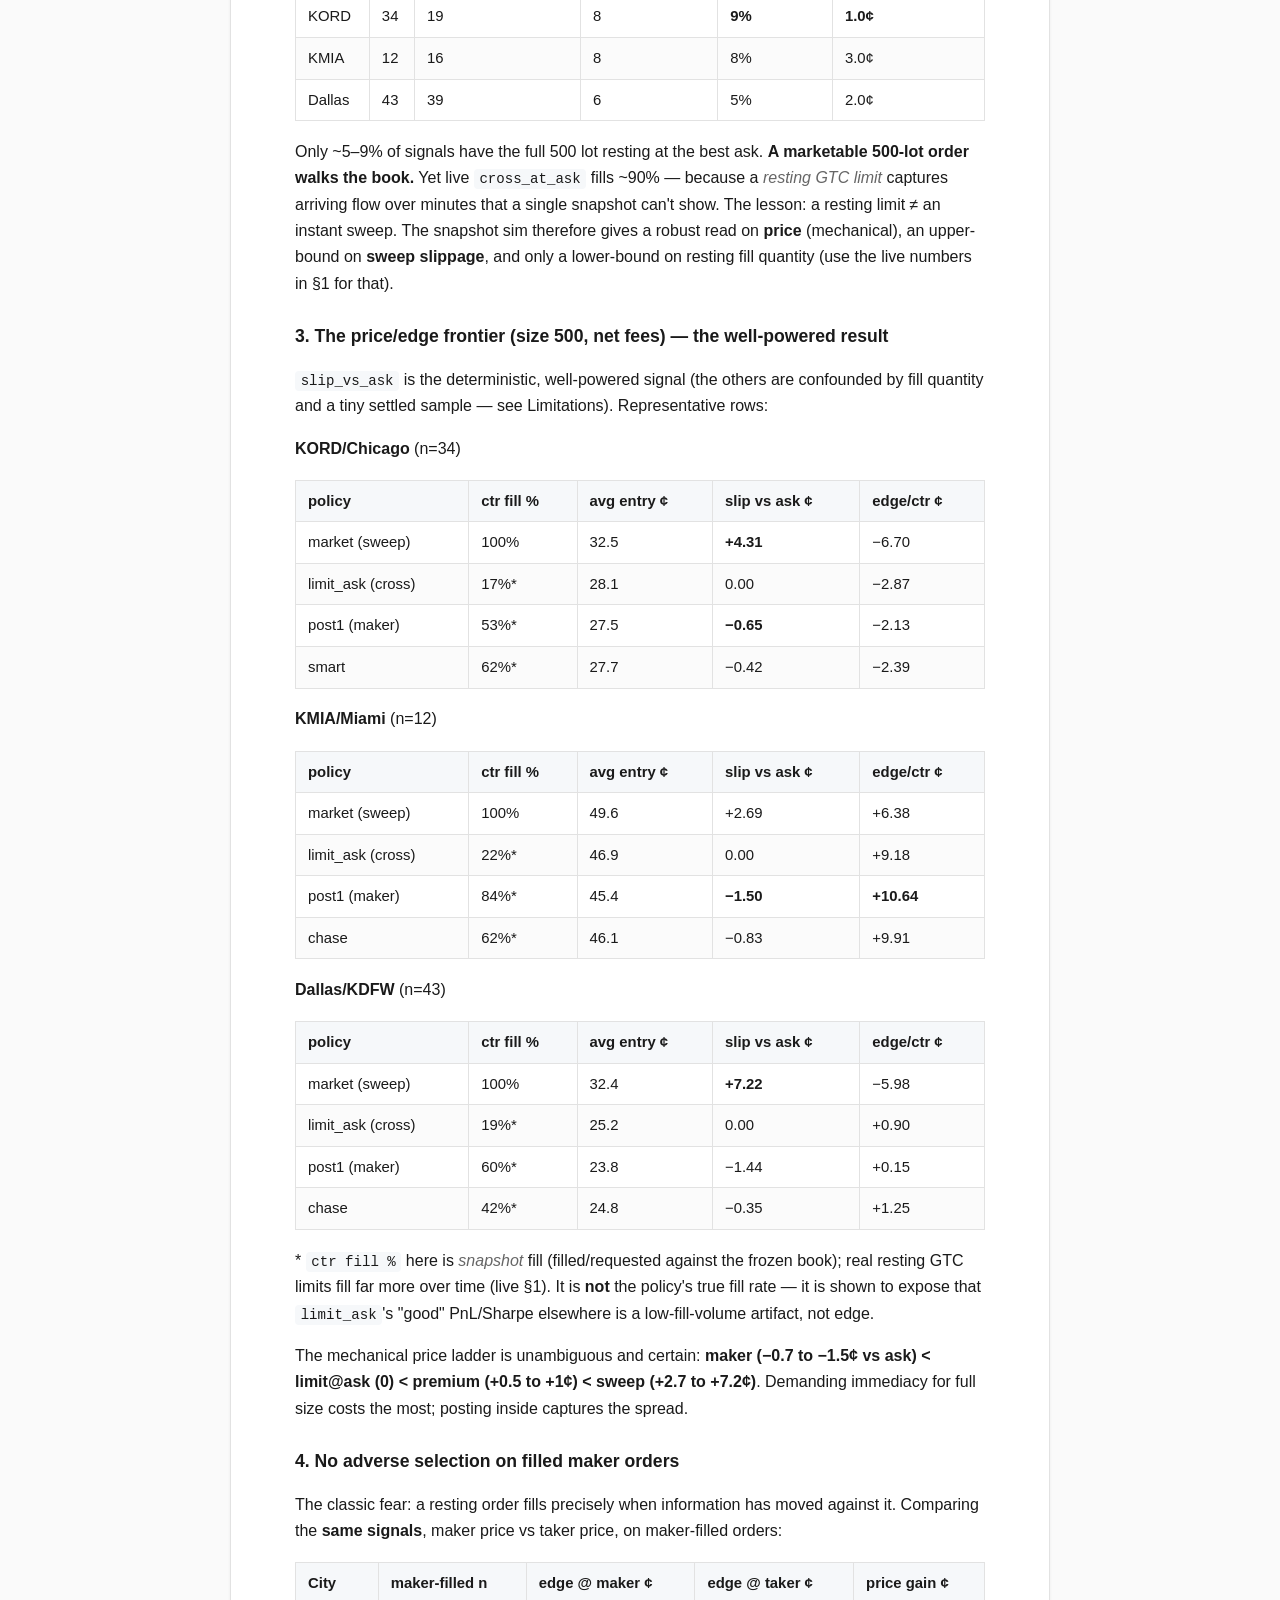
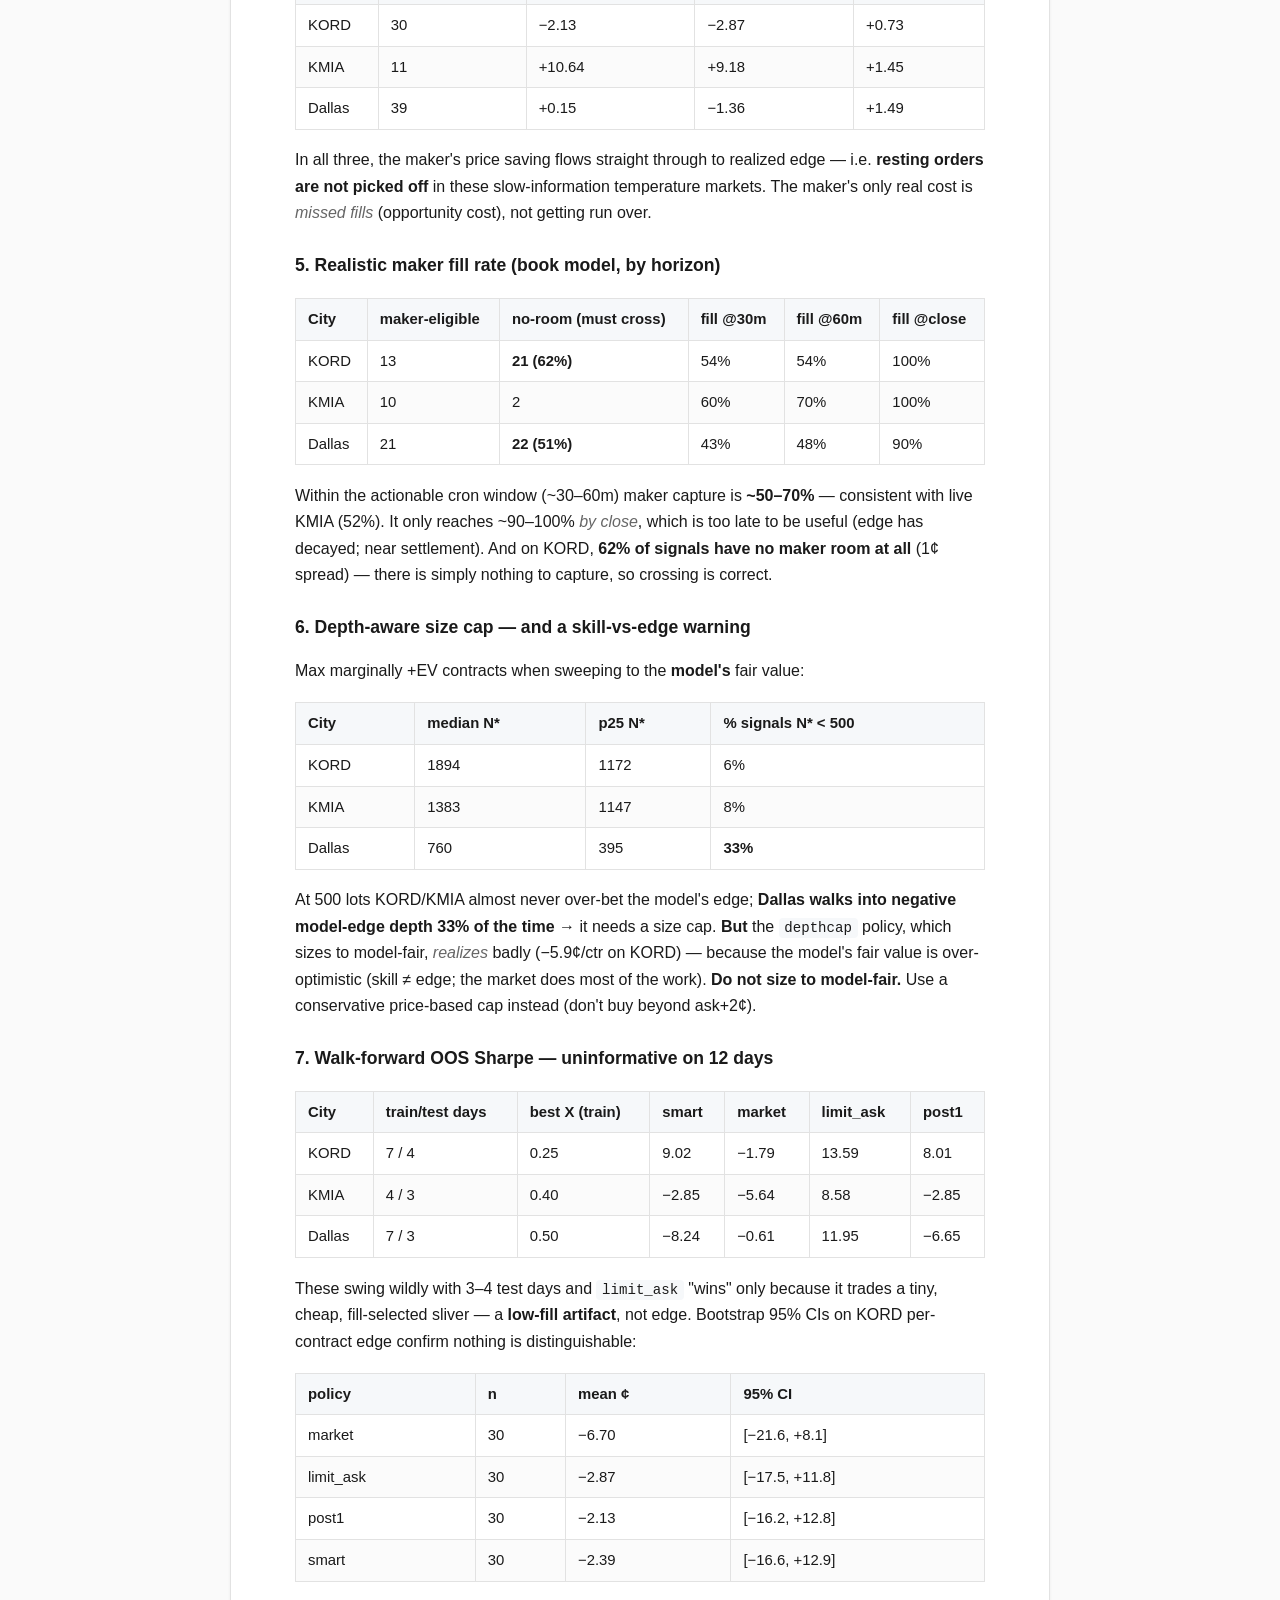
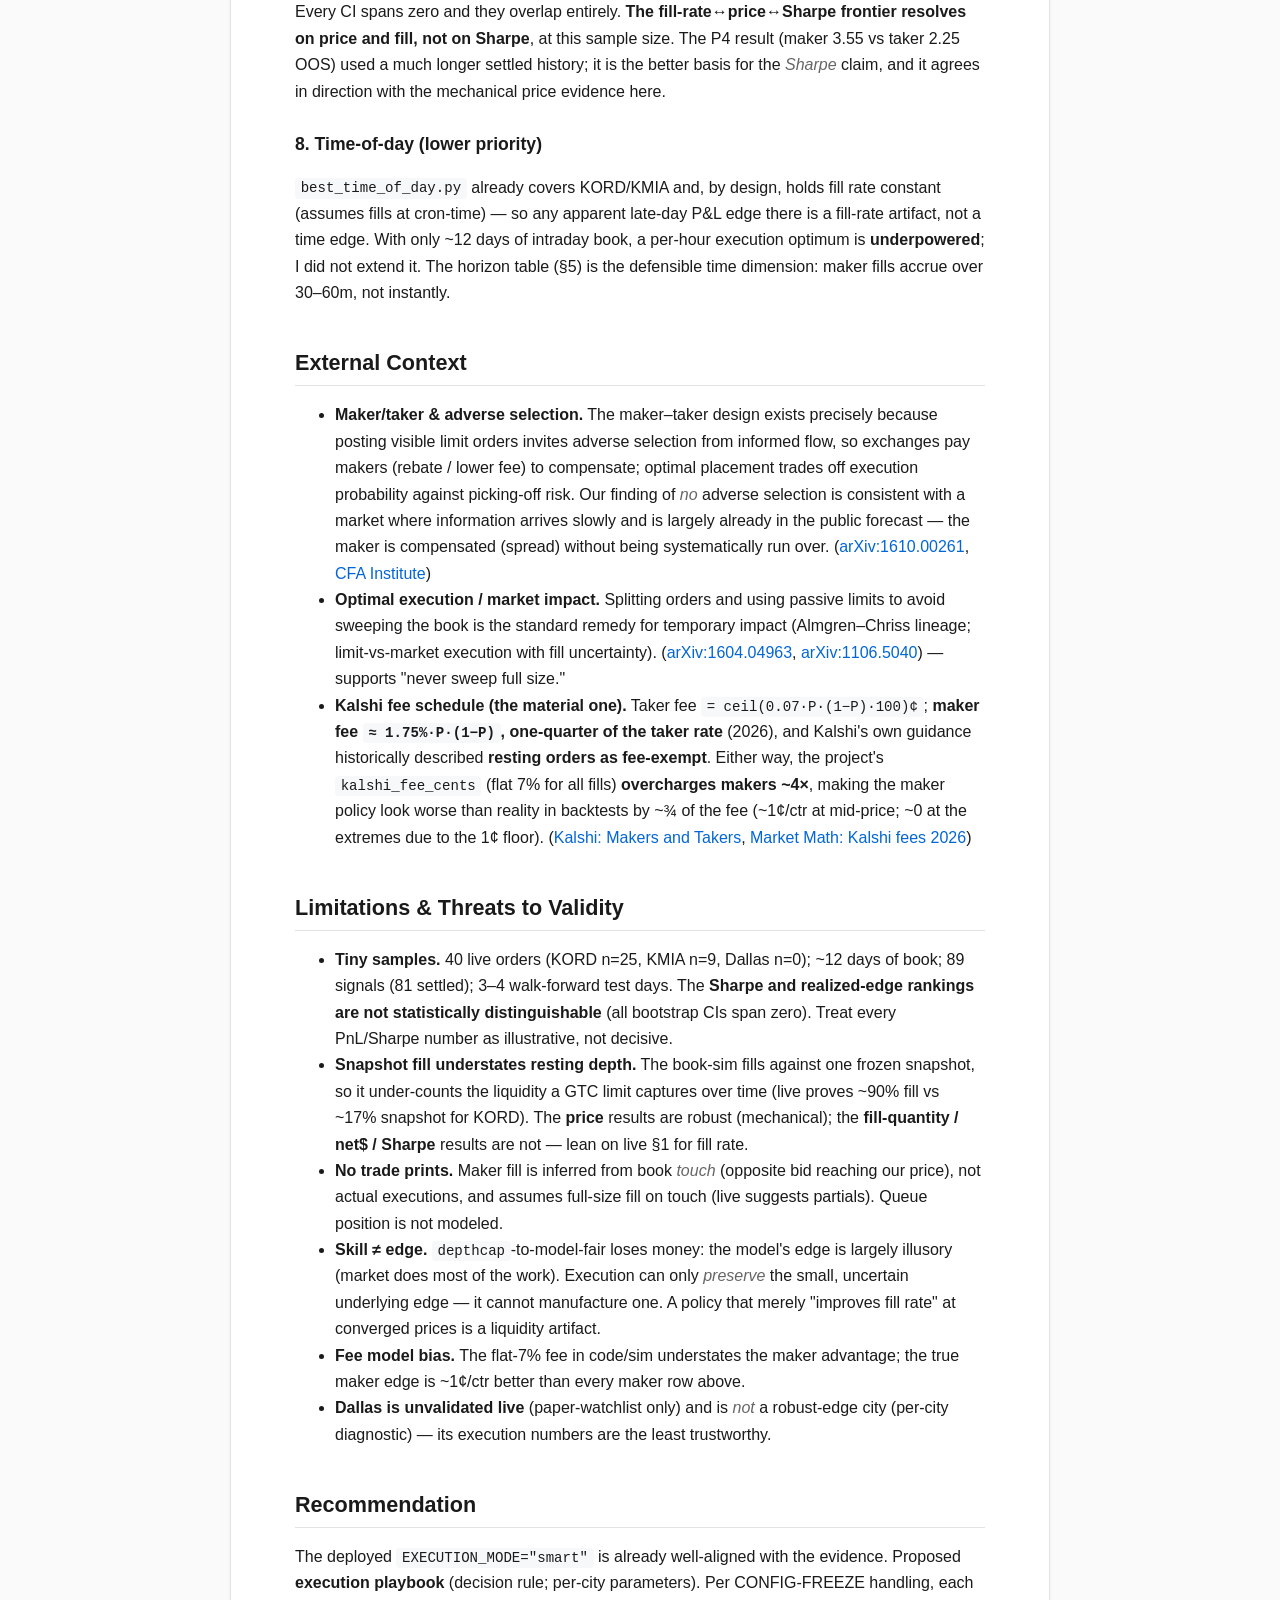
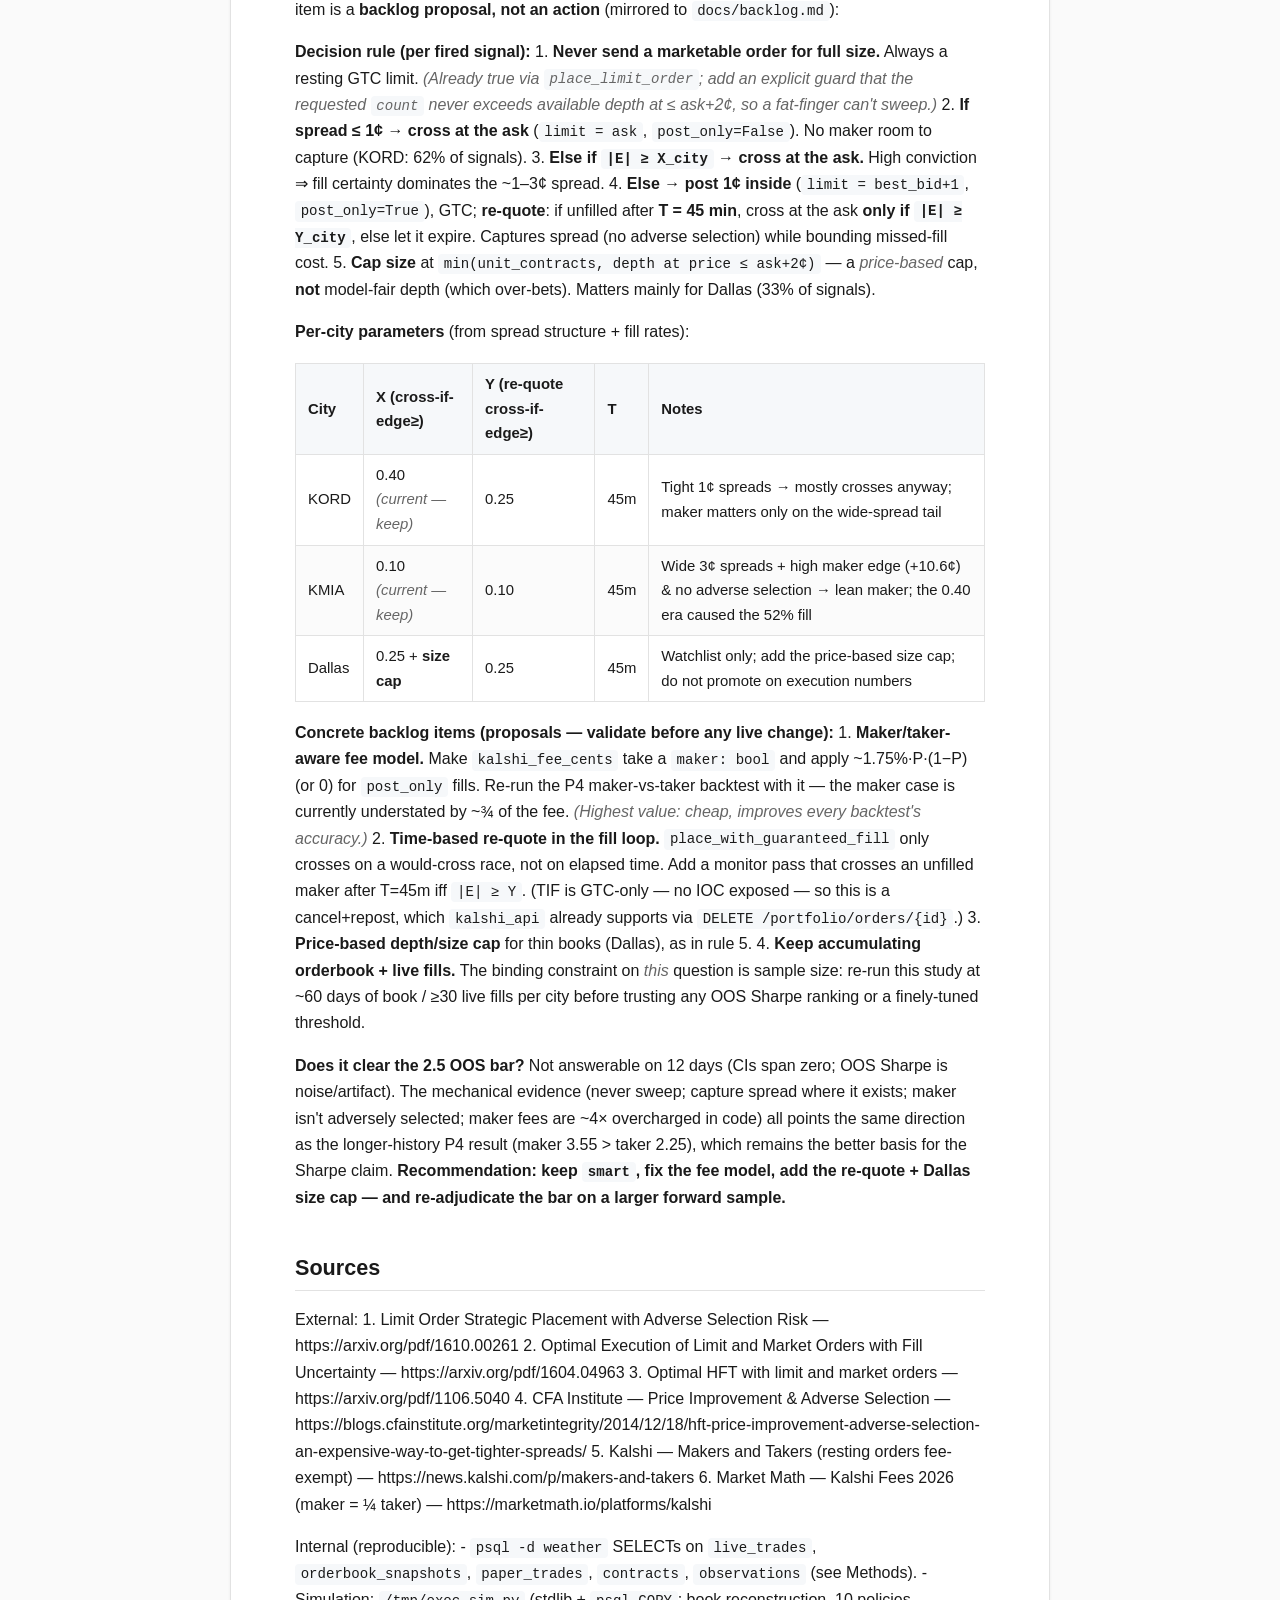
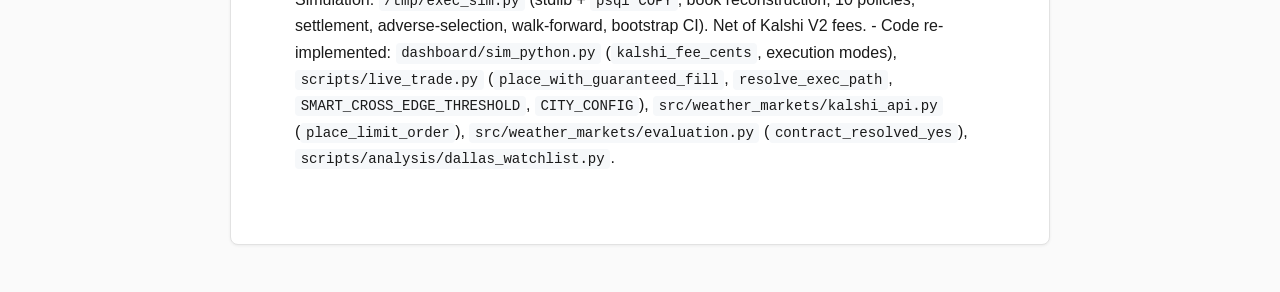
<file: docs/research/html/2026-06-21-execution-policy-maker-vs-taker.html>
<!DOCTYPE html>
<html lang="en">
<head>
<meta charset="utf-8">
<meta name="viewport" content="width=device-width, initial-scale=1">
<title>Order-Entry Execution Policy: Resolving the Maker-vs-Taker Dilemma</title>
<style>
:root { --fg:#1a1a1a; --muted:#666; --accent:#0b8457; --border:#e2e2e2;
  --bg:#fff; --code-bg:#f6f8fa; }
* { box-sizing:border-box; }
body { margin:0; background:#fafafa; color:var(--fg);
  font-family:-apple-system,BlinkMacSystemFont,"Segoe UI",Roboto,Helvetica,Arial,sans-serif;
  line-height:1.65; font-size:16px; }
.paper { max-width:820px; margin:48px auto; padding:56px 64px; background:var(--bg);
  border:1px solid var(--border); border-radius:8px; box-shadow:0 1px 3px rgba(0,0,0,.06); }
h1 { font-size:2rem; line-height:1.2; margin:0 0 .25em;
  border-bottom:2px solid var(--fg); padding-bottom:.3em; }
h2 { font-size:1.35rem; margin:1.8em 0 .6em;
  border-bottom:1px solid var(--border); padding-bottom:.2em; }
h3 { font-size:1.1rem; margin:1.4em 0 .5em; }
em { color:var(--muted); }
a { color:#0366d6; text-decoration:none; }
a:hover { text-decoration:underline; }
table { border-collapse:collapse; width:100%; margin:1.2em 0; font-size:.93rem; }
th, td { border:1px solid var(--border); padding:8px 12px; text-align:left; }
th { background:var(--code-bg); font-weight:600; }
tr:nth-child(even) td { background:#fbfbfb; }
code { font-family:"SF Mono",ui-monospace,Menlo,Consolas,monospace; font-size:.88em;
  background:var(--code-bg); padding:.15em .4em; border-radius:4px; }
pre { background:var(--code-bg); border:1px solid var(--border); border-radius:6px;
  padding:14px 16px; overflow:auto; }
pre code { background:none; padding:0; }
blockquote { margin:1.2em 0; padding:.4em 1em; border-left:4px solid var(--accent);
  background:#f7fbf9; color:var(--muted); }
hr { border:none; border-top:1px solid var(--border); margin:2em 0; }
@media print { body { background:#fff; }
  .paper { border:none; box-shadow:none; margin:0; max-width:none; } }
</style>
</head>
<body>
<main class="paper">
<h1 id="order-entry-execution-policy-resolving-the-maker-vs-taker-dilemma">Order-Entry Execution Policy: Resolving the Maker-vs-Taker Dilemma</h1>
<p><em>2026-06-21 · status: draft</em></p>
<h2 id="question">Question</h2>
<p>Given a fired signal <code>(ticker, side, model edge E, current book)</code>, what <strong>order-entry
policy</strong> maximizes <em>realized after-fee</em> edge and out-of-sample Sharpe? This is the
maker-vs-taker dilemma: a marketable order fills but walks the book and inflates the
average price; a passive limit gets a better price but may not fill. The goal is a
concrete, implementable <strong>execution playbook</strong> (a decision rule with per-city
parameters), validated walk-forward — for the live/watchlist cities KORD (primary),
KMIA, and Dallas/KDFW. Read-only research; no live or config changes.</p>
<h2 id="tldr-verdict">TL;DR / Verdict</h2>
<p><strong>Confidence: medium on the price/structure conclusions, low on the Sharpe ranking.</strong></p>
<ol>
<li><strong>The dilemma is smaller than it looks at production scale, because the bot already
   does the right thing: it posts resting GTC <em>limits</em>, never a marketable sweep.</strong> A
   full-size (500-lot) sweep against the real book would walk ~25 levels and pay
   <strong>+2.7¢ to +7.2¢ over the ask</strong> — enough to erase the entire (thin, uncertain) edge.
   The single most important rule is therefore <strong>never send a marketable order for full
   size</strong>; always rest a limit. The current code (<code>place_limit_order</code>) already complies.</li>
<li><strong>Whether to rest at the ask (taker) or 1¢ inside (maker) is decided by the spread,
   which is city-specific.</strong> KORD spreads are tight (median <strong>1¢</strong>) → on <strong>62%</strong> of KORD
   signals there is <em>no maker room</em>, so crossing at the ask is correct. KMIA (median 3¢)
   and Dallas (median 2¢) have real spread to capture.</li>
<li><strong>Where a spread exists, posting inside is the better trade</strong>: it captures ~1–3¢ of
   spread, and — critically — <strong>shows no adverse selection</strong> (on filled maker orders,
   realized edge ≥ the taker edge in all three cities). The only cost of the maker is a
   <strong>~50–70% fill rate within the actionable cron window</strong> (matching the live KMIA 52%),
   versus ~90% for crossing.</li>
<li><strong>Kalshi charges makers ~¼ the fee of takers</strong> (and historically zero). The project's
   <code>kalshi_fee_cents</code> charges a flat 7% to <em>both</em>, so production backtests and this sim
   <strong>understate the maker advantage by ~¾ of the fee</strong> (~1¢/contract at mid-price).</li>
<li><strong>The deploy-bar question cannot be honestly answered on this data.</strong> With ~12 days
   of book and 3–4 out-of-sample test days, the walk-forward OOS Sharpe is dominated by
   noise and fill-volume artifacts, and bootstrap CIs on per-contract edge span zero for
   every policy. <strong>No policy reliably clears 2.5 OOS here, and none can be shown to</strong> —
   the honest read is <em>defer the Sharpe ranking; act on the mechanical price evidence.</em></li>
</ol>
<p><strong>Bottom line:</strong> the deployed <code>EXECUTION_MODE="smart"</code> (edge-aware cross-vs-post) with
per-city thresholds is well-aligned with the evidence. The actionable improvements are
(a) a maker/taker-aware fee model, (b) a depth/size cap for Dallas, and (c) a time-based
re-quote. Execution recovers a few cents of an already-thin edge; it does not create edge.</p>
<h2 id="methods-data">Methods &amp; Data</h2>
<p><strong>All numbers net of Kalshi fees; read-only <code>SELECT</code>s + a stdlib simulation
(<code>/tmp/exec_sim.py</code>); no DB writes, no <code>--live</code>.</strong> Worktree <code>research/exec-policy-maker-taker</code>.</p>
<p>Internal sources:</p>
<table>
<thead>
<tr>
<th>Source</th>
<th>Volume / window</th>
<th>Use</th>
</tr>
</thead>
<tbody>
<tr>
<td><code>live_trades</code></td>
<td>40 orders, 2026-06-04→06-21</td>
<td><strong>Ground-truth</strong> fill rates &amp; realized slippage (the live forward test)</td>
</tr>
<tr>
<td><code>orderbook_snapshots</code></td>
<td>14.7M rows, 2026-06-10→06-21 (~12 d), 888 tickers</td>
<td>L2 depth ladder → simulate fills at realistic prices</td>
</tr>
<tr>
<td><code>paper_trades</code></td>
<td>signal universe; 89 dedup signals in the book window</td>
<td>The fired-signal set (edge, side, quote, entry price)</td>
</tr>
<tr>
<td><code>contracts</code> / <code>observations</code></td>
<td>strikes + observed daily high</td>
<td>Settlement → win/loss for realized PnL</td>
</tr>
</tbody>
</table>
<p>Code paths read (faithfully re-implemented in the sim): <code>dashboard/sim_python.py</code>
(fee fn + execution modes), <code>scripts/live_trade.py</code> (<code>place_with_guaranteed_fill</code>,
<code>EXECUTION_MODE="smart"</code>, <code>SMART_CROSS_EDGE_THRESHOLD</code>, <code>CITY_CONFIG</code>),
<code>src/weather_markets/kalshi_api.py</code> (V2 <code>place_limit_order</code>: <code>post_only</code>,
<code>time_in_force=GTC</code>, price levers, <code>POST /portfolio/events/orders</code>),
<code>src/weather_markets/evaluation.py::contract_resolved_yes</code> (settlement convention),
<code>scripts/analysis/dallas_watchlist.py</code> (PnL/Sharpe convention),
<code>scripts/analysis/best_time_of_day.py</code>.</p>
<p><strong>Book reconstruction.</strong> For each signal I take the latest orderbook snapshot at/before
the decision time (<code>coalesce(market_snapshot_at, logged_at)</code>). Kalshi books are bids-only;
the ask ladder for BUY_YES is synthesized from NO bids (<code>ask = 100 − no_bid</code>), per the
production convention (<code>cross = 100 − best opposite bid</code>). The maker fill model uses the
<strong>post-decision</strong> evolution: a passive buy at price <code>L</code> fills if the opposite-side bid
ever reaches <code>≥ 100 − L</code> within a horizon (+30m / +60m / by-close). Settlement uses the
integer daily high with the canonical bracket rule (<code>between</code> inclusive, <code>greater_than</code>
strict <code>&gt;low</code>, <code>less_than</code> strict <code>&lt;high</code>).</p>
<p><strong>Policies simulated</strong> at the production size of <strong>500 contracts</strong>: <code>market</code> (instant
sweep), <code>limit_ask</code> (rest at the ask = <code>cross_at_ask</code>), <code>post1</code>/<code>post2</code> (maker 1¢/2¢
inside), <code>premium1</code>/<code>premium2</code> (cross at ask+k), <code>smart</code> (cross if <code>|E|≥X</code> else post),
<code>ladder</code> (50% take / 50% maker), <code>chase</code> (post, then cross at +60m), <code>depthcap</code> (buy only
marginally +EV depth). Validation: walk-forward (params on first 70% of days, measured on
last 30%) and bootstrap 95% CIs.</p>
<p>External: optimal-execution / maker-taker microstructure literature and the current
Kalshi fee schedule (cited below).</p>
<h2 id="internal-findings">Internal Findings</h2>
<h3 id="1-live-ground-truth-the-actual-per-city-fill-rate">1. Live ground truth — the actual per-city fill rate</h3>
<p>The open "compute fill rate when asked" item, from the live <code>cross_at_ask</code>/<code>smart</code>
forward test (Wilson 95% CI on order fill):</p>
<table>
<thead>
<tr>
<th>City (series)</th>
<th>Orders</th>
<th>Contract fill %</th>
<th>Order fill % (95% CI)</th>
<th>Unfilled orders</th>
</tr>
</thead>
<tbody>
<tr>
<td><strong>KORD</strong> <code>KXHIGHCHI</code></td>
<td>25</td>
<td><strong>90.0%</strong></td>
<td>80% [61, 91]</td>
<td>2</td>
</tr>
<tr>
<td><strong>KMIA</strong> <code>KXHIGHMIA</code></td>
<td>9</td>
<td><strong>52.2%</strong></td>
<td>56% [27, 81]</td>
<td>4</td>
</tr>
<tr>
<td><strong>Dallas</strong> <code>KXHIGHTDAL</code></td>
<td>0</td>
<td>—</td>
<td>—</td>
<td>—</td>
</tr>
</tbody>
</table>
<p>KORD fills ~90% of contracts; KMIA only ~52% (its cancels cluster <em>before</em> 2026-06-17,
when the smart threshold was 0.40 → KMIA never crossed → chronic missed fills; lowering
it to 0.10 fixed this). <strong>Dallas has zero live fills</strong> — its book-sim below is entirely
unvalidated by live data.</p>
<h3 id="2-books-are-thin-at-the-touch-so-a-full-size-sweep-is-destructive">2. Books are thin at the touch — so a full-size sweep is destructive</h3>
<table>
<thead>
<tr>
<th>City</th>
<th>n</th>
<th>qty@ask (median)</th>
<th>qty@ask (p25)</th>
<th>≥500 @ ask</th>
<th>spread (median)</th>
</tr>
</thead>
<tbody>
<tr>
<td>KORD</td>
<td>34</td>
<td>19</td>
<td>8</td>
<td><strong>9%</strong></td>
<td><strong>1.0¢</strong></td>
</tr>
<tr>
<td>KMIA</td>
<td>12</td>
<td>16</td>
<td>8</td>
<td>8%</td>
<td>3.0¢</td>
</tr>
<tr>
<td>Dallas</td>
<td>43</td>
<td>39</td>
<td>6</td>
<td>5%</td>
<td>2.0¢</td>
</tr>
</tbody>
</table>
<p>Only ~5–9% of signals have the full 500 lot resting at the best ask. <strong>A marketable
500-lot order walks the book.</strong> Yet live <code>cross_at_ask</code> fills ~90% — because a <em>resting
GTC limit</em> captures arriving flow over minutes that a single snapshot can't show. The
lesson: a resting limit ≠ an instant sweep. The snapshot sim therefore gives a robust
read on <strong>price</strong> (mechanical), an upper-bound on <strong>sweep slippage</strong>, and only a
lower-bound on resting fill quantity (use the live numbers in §1 for that).</p>
<h3 id="3-the-priceedge-frontier-size-500-net-fees-the-well-powered-result">3. The price/edge frontier (size 500, net fees) — the well-powered result</h3>
<p><code>slip_vs_ask</code> is the deterministic, well-powered signal (the others are confounded by
fill quantity and a tiny settled sample — see Limitations). Representative rows:</p>
<p><strong>KORD/Chicago</strong> (n=34)</p>
<table>
<thead>
<tr>
<th>policy</th>
<th>ctr fill %</th>
<th>avg entry ¢</th>
<th>slip vs ask ¢</th>
<th>edge/ctr ¢</th>
</tr>
</thead>
<tbody>
<tr>
<td>market (sweep)</td>
<td>100%</td>
<td>32.5</td>
<td><strong>+4.31</strong></td>
<td>−6.70</td>
</tr>
<tr>
<td>limit_ask (cross)</td>
<td>17%*</td>
<td>28.1</td>
<td>0.00</td>
<td>−2.87</td>
</tr>
<tr>
<td>post1 (maker)</td>
<td>53%*</td>
<td>27.5</td>
<td><strong>−0.65</strong></td>
<td>−2.13</td>
</tr>
<tr>
<td>smart</td>
<td>62%*</td>
<td>27.7</td>
<td>−0.42</td>
<td>−2.39</td>
</tr>
</tbody>
</table>
<p><strong>KMIA/Miami</strong> (n=12)</p>
<table>
<thead>
<tr>
<th>policy</th>
<th>ctr fill %</th>
<th>avg entry ¢</th>
<th>slip vs ask ¢</th>
<th>edge/ctr ¢</th>
</tr>
</thead>
<tbody>
<tr>
<td>market (sweep)</td>
<td>100%</td>
<td>49.6</td>
<td>+2.69</td>
<td>+6.38</td>
</tr>
<tr>
<td>limit_ask (cross)</td>
<td>22%*</td>
<td>46.9</td>
<td>0.00</td>
<td>+9.18</td>
</tr>
<tr>
<td>post1 (maker)</td>
<td>84%*</td>
<td>45.4</td>
<td><strong>−1.50</strong></td>
<td><strong>+10.64</strong></td>
</tr>
<tr>
<td>chase</td>
<td>62%*</td>
<td>46.1</td>
<td>−0.83</td>
<td>+9.91</td>
</tr>
</tbody>
</table>
<p><strong>Dallas/KDFW</strong> (n=43)</p>
<table>
<thead>
<tr>
<th>policy</th>
<th>ctr fill %</th>
<th>avg entry ¢</th>
<th>slip vs ask ¢</th>
<th>edge/ctr ¢</th>
</tr>
</thead>
<tbody>
<tr>
<td>market (sweep)</td>
<td>100%</td>
<td>32.4</td>
<td><strong>+7.22</strong></td>
<td>−5.98</td>
</tr>
<tr>
<td>limit_ask (cross)</td>
<td>19%*</td>
<td>25.2</td>
<td>0.00</td>
<td>+0.90</td>
</tr>
<tr>
<td>post1 (maker)</td>
<td>60%*</td>
<td>23.8</td>
<td>−1.44</td>
<td>+0.15</td>
</tr>
<tr>
<td>chase</td>
<td>42%*</td>
<td>24.8</td>
<td>−0.35</td>
<td>+1.25</td>
</tr>
</tbody>
</table>
<p>* <code>ctr fill %</code> here is <em>snapshot</em> fill (filled/requested against the frozen book); real
resting GTC limits fill far more over time (live §1). It is <strong>not</strong> the policy's true fill
rate — it is shown to expose that <code>limit_ask</code>'s "good" PnL/Sharpe elsewhere is a
low-fill-volume artifact, not edge.</p>
<p>The mechanical price ladder is unambiguous and certain: <strong>maker (−0.7 to −1.5¢ vs ask)
&lt; limit@ask (0) &lt; premium (+0.5 to +1¢) &lt; sweep (+2.7 to +7.2¢)</strong>. Demanding immediacy
for full size costs the most; posting inside captures the spread.</p>
<h3 id="4-no-adverse-selection-on-filled-maker-orders">4. No adverse selection on filled maker orders</h3>
<p>The classic fear: a resting order fills precisely when information has moved against it.
Comparing the <strong>same signals</strong>, maker price vs taker price, on maker-filled orders:</p>
<table>
<thead>
<tr>
<th>City</th>
<th>maker-filled n</th>
<th>edge @ maker ¢</th>
<th>edge @ taker ¢</th>
<th>price gain ¢</th>
</tr>
</thead>
<tbody>
<tr>
<td>KORD</td>
<td>30</td>
<td>−2.13</td>
<td>−2.87</td>
<td>+0.73</td>
</tr>
<tr>
<td>KMIA</td>
<td>11</td>
<td>+10.64</td>
<td>+9.18</td>
<td>+1.45</td>
</tr>
<tr>
<td>Dallas</td>
<td>39</td>
<td>+0.15</td>
<td>−1.36</td>
<td>+1.49</td>
</tr>
</tbody>
</table>
<p>In all three, the maker's price saving flows straight through to realized edge — i.e.
<strong>resting orders are not picked off</strong> in these slow-information temperature markets. The
maker's only real cost is <em>missed fills</em> (opportunity cost), not getting run over.</p>
<h3 id="5-realistic-maker-fill-rate-book-model-by-horizon">5. Realistic maker fill rate (book model, by horizon)</h3>
<table>
<thead>
<tr>
<th>City</th>
<th>maker-eligible</th>
<th>no-room (must cross)</th>
<th>fill @30m</th>
<th>fill @60m</th>
<th>fill @close</th>
</tr>
</thead>
<tbody>
<tr>
<td>KORD</td>
<td>13</td>
<td><strong>21 (62%)</strong></td>
<td>54%</td>
<td>54%</td>
<td>100%</td>
</tr>
<tr>
<td>KMIA</td>
<td>10</td>
<td>2</td>
<td>60%</td>
<td>70%</td>
<td>100%</td>
</tr>
<tr>
<td>Dallas</td>
<td>21</td>
<td><strong>22 (51%)</strong></td>
<td>43%</td>
<td>48%</td>
<td>90%</td>
</tr>
</tbody>
</table>
<p>Within the actionable cron window (~30–60m) maker capture is <strong>~50–70%</strong> — consistent
with live KMIA (52%). It only reaches ~90–100% <em>by close</em>, which is too late to be useful
(edge has decayed; near settlement). And on KORD, <strong>62% of signals have no maker room at
all</strong> (1¢ spread) — there is simply nothing to capture, so crossing is correct.</p>
<h3 id="6-depth-aware-size-cap-and-a-skill-vs-edge-warning">6. Depth-aware size cap — and a skill-vs-edge warning</h3>
<p>Max marginally +EV contracts when sweeping to the <strong>model's</strong> fair value:</p>
<table>
<thead>
<tr>
<th>City</th>
<th>median N*</th>
<th>p25 N*</th>
<th>% signals N* &lt; 500</th>
</tr>
</thead>
<tbody>
<tr>
<td>KORD</td>
<td>1894</td>
<td>1172</td>
<td>6%</td>
</tr>
<tr>
<td>KMIA</td>
<td>1383</td>
<td>1147</td>
<td>8%</td>
</tr>
<tr>
<td>Dallas</td>
<td>760</td>
<td>395</td>
<td><strong>33%</strong></td>
</tr>
</tbody>
</table>
<p>At 500 lots KORD/KMIA almost never over-bet the model's edge; <strong>Dallas walks into
negative model-edge depth 33% of the time</strong> → it needs a size cap. <strong>But</strong> the <code>depthcap</code>
policy, which sizes to model-fair, <em>realizes</em> badly (−5.9¢/ctr on KORD) — because the
model's fair value is over-optimistic (skill ≠ edge; the market does most of the work).
<strong>Do not size to model-fair.</strong> Use a conservative price-based cap instead (don't buy
beyond ask+2¢).</p>
<h3 id="7-walk-forward-oos-sharpe-uninformative-on-12-days">7. Walk-forward OOS Sharpe — uninformative on 12 days</h3>
<table>
<thead>
<tr>
<th>City</th>
<th>train/test days</th>
<th>best X (train)</th>
<th>smart</th>
<th>market</th>
<th>limit_ask</th>
<th>post1</th>
</tr>
</thead>
<tbody>
<tr>
<td>KORD</td>
<td>7 / 4</td>
<td>0.25</td>
<td>9.02</td>
<td>−1.79</td>
<td>13.59</td>
<td>8.01</td>
</tr>
<tr>
<td>KMIA</td>
<td>4 / 3</td>
<td>0.40</td>
<td>−2.85</td>
<td>−5.64</td>
<td>8.58</td>
<td>−2.85</td>
</tr>
<tr>
<td>Dallas</td>
<td>7 / 3</td>
<td>0.50</td>
<td>−8.24</td>
<td>−0.61</td>
<td>11.95</td>
<td>−6.65</td>
</tr>
</tbody>
</table>
<p>These swing wildly with 3–4 test days and <code>limit_ask</code> "wins" only because it trades a
tiny, cheap, fill-selected sliver — a <strong>low-fill artifact</strong>, not edge. Bootstrap 95% CIs
on KORD per-contract edge confirm nothing is distinguishable:</p>
<table>
<thead>
<tr>
<th>policy</th>
<th>n</th>
<th>mean ¢</th>
<th>95% CI</th>
</tr>
</thead>
<tbody>
<tr>
<td>market</td>
<td>30</td>
<td>−6.70</td>
<td>[−21.6, +8.1]</td>
</tr>
<tr>
<td>limit_ask</td>
<td>30</td>
<td>−2.87</td>
<td>[−17.5, +11.8]</td>
</tr>
<tr>
<td>post1</td>
<td>30</td>
<td>−2.13</td>
<td>[−16.2, +12.8]</td>
</tr>
<tr>
<td>smart</td>
<td>30</td>
<td>−2.39</td>
<td>[−16.6, +12.9]</td>
</tr>
</tbody>
</table>
<p>Every CI spans zero and they overlap entirely. <strong>The fill-rate↔price↔Sharpe frontier
resolves on price and fill, not on Sharpe</strong>, at this sample size. The P4 result (maker
3.55 vs taker 2.25 OOS) used a much longer settled history; it is the better basis for the
<em>Sharpe</em> claim, and it agrees in direction with the mechanical price evidence here.</p>
<h3 id="8-time-of-day-lower-priority">8. Time-of-day (lower priority)</h3>
<p><code>best_time_of_day.py</code> already covers KORD/KMIA and, by design, holds fill rate constant
(assumes fills at cron-time) — so any apparent late-day P&amp;L edge there is a fill-rate
artifact, not a time edge. With only ~12 days of intraday book, a per-hour execution
optimum is <strong>underpowered</strong>; I did not extend it. The horizon table (§5) is the
defensible time dimension: maker fills accrue over 30–60m, not instantly.</p>
<h2 id="external-context">External Context</h2>
<ul>
<li><strong>Maker/taker &amp; adverse selection.</strong> The maker–taker design exists precisely because
  posting visible limit orders invites adverse selection from informed flow, so exchanges
  pay makers (rebate / lower fee) to compensate; optimal placement trades off execution
  probability against picking-off risk. Our finding of <em>no</em> adverse selection is
  consistent with a market where information arrives slowly and is largely already in the
  public forecast — the maker is compensated (spread) without being systematically
  run over.
  (<a href="https://arxiv.org/pdf/1610.00261">arXiv:1610.00261</a>,
  <a href="https://blogs.cfainstitute.org/marketintegrity/2014/12/18/hft-price-improvement-adverse-selection-an-expensive-way-to-get-tighter-spreads/">CFA Institute</a>)</li>
<li><strong>Optimal execution / market impact.</strong> Splitting orders and using passive limits to
  avoid sweeping the book is the standard remedy for temporary impact (Almgren–Chriss
  lineage; limit-vs-market execution with fill uncertainty).
  (<a href="https://arxiv.org/pdf/1604.04963">arXiv:1604.04963</a>,
  <a href="https://arxiv.org/pdf/1106.5040">arXiv:1106.5040</a>) — supports "never sweep full size."</li>
<li><strong>Kalshi fee schedule (the material one).</strong> Taker fee <code>= ceil(0.07·P·(1−P)·100)¢</code>;
  <strong>maker fee <code>≈ 1.75%·P·(1−P)</code>, one-quarter of the taker rate</strong> (2026), and Kalshi's own
  guidance historically described <strong>resting orders as fee-exempt</strong>. Either way, the
  project's <code>kalshi_fee_cents</code> (flat 7% for all fills) <strong>overcharges makers ~4×</strong>, making
  the maker policy look worse than reality in backtests by ~¾ of the fee (~1¢/ctr at
  mid-price; ~0 at the extremes due to the 1¢ floor).
  (<a href="https://news.kalshi.com/p/makers-and-takers">Kalshi: Makers and Takers</a>,
  <a href="https://marketmath.io/platforms/kalshi">Market Math: Kalshi fees 2026</a>)</li>
</ul>
<h2 id="limitations-threats-to-validity">Limitations &amp; Threats to Validity</h2>
<ul>
<li><strong>Tiny samples.</strong> 40 live orders (KORD n=25, KMIA n=9, Dallas n=0); ~12 days of book;
  89 signals (81 settled); 3–4 walk-forward test days. The <strong>Sharpe and realized-edge
  rankings are not statistically distinguishable</strong> (all bootstrap CIs span zero). Treat
  every PnL/Sharpe number as illustrative, not decisive.</li>
<li><strong>Snapshot fill understates resting depth.</strong> The book-sim fills against one frozen
  snapshot, so it under-counts the liquidity a GTC limit captures over time (live proves
  ~90% fill vs ~17% snapshot for KORD). The <strong>price</strong> results are robust (mechanical); the
  <strong>fill-quantity / net$ / Sharpe</strong> results are not — lean on live §1 for fill rate.</li>
<li><strong>No trade prints.</strong> Maker fill is inferred from book <em>touch</em> (opposite bid reaching our
  price), not actual executions, and assumes full-size fill on touch (live suggests
  partials). Queue position is not modeled.</li>
<li><strong>Skill ≠ edge.</strong> <code>depthcap</code>-to-model-fair loses money: the model's edge is largely
  illusory (market does most of the work). Execution can only <em>preserve</em> the small,
  uncertain underlying edge — it cannot manufacture one. A policy that merely "improves
  fill rate" at converged prices is a liquidity artifact.</li>
<li><strong>Fee model bias.</strong> The flat-7% fee in code/sim understates the maker advantage; the
  true maker edge is ~1¢/ctr better than every maker row above.</li>
<li><strong>Dallas is unvalidated live</strong> (paper-watchlist only) and is <em>not</em> a robust-edge city
  (per-city diagnostic) — its execution numbers are the least trustworthy.</li>
</ul>
<h2 id="recommendation">Recommendation</h2>
<p>The deployed <code>EXECUTION_MODE="smart"</code> is already well-aligned with the evidence. Proposed
<strong>execution playbook</strong> (decision rule; per-city parameters). Per CONFIG-FREEZE handling,
each item is a <strong>backlog proposal, not an action</strong> (mirrored to <code>docs/backlog.md</code>):</p>
<p><strong>Decision rule (per fired signal):</strong>
1. <strong>Never send a marketable order for full size.</strong> Always a resting GTC limit. <em>(Already
   true via <code>place_limit_order</code>; add an explicit guard that the requested <code>count</code> never
   exceeds available depth at ≤ ask+2¢, so a fat-finger can't sweep.)</em>
2. <strong>If spread ≤ 1¢ → cross at the ask</strong> (<code>limit = ask</code>, <code>post_only=False</code>). No maker room
   to capture (KORD: 62% of signals).
3. <strong>Else if <code>|E| ≥ X_city</code> → cross at the ask.</strong> High conviction ⇒ fill certainty
   dominates the ~1–3¢ spread.
4. <strong>Else → post 1¢ inside</strong> (<code>limit = best_bid+1</code>, <code>post_only=True</code>), GTC; <strong>re-quote</strong>:
   if unfilled after <strong>T = 45 min</strong>, cross at the ask <strong>only if <code>|E| ≥ Y_city</code></strong>, else let
   it expire. Captures spread (no adverse selection) while bounding missed-fill cost.
5. <strong>Cap size</strong> at <code>min(unit_contracts, depth at price ≤ ask+2¢)</code> — a <em>price-based</em> cap,
   <strong>not</strong> model-fair depth (which over-bets). Matters mainly for Dallas (33% of signals).</p>
<p><strong>Per-city parameters</strong> (from spread structure + fill rates):</p>
<table>
<thead>
<tr>
<th>City</th>
<th>X (cross-if-edge≥)</th>
<th>Y (re-quote cross-if-edge≥)</th>
<th>T</th>
<th>Notes</th>
</tr>
</thead>
<tbody>
<tr>
<td>KORD</td>
<td>0.40 <em>(current — keep)</em></td>
<td>0.25</td>
<td>45m</td>
<td>Tight 1¢ spreads → mostly crosses anyway; maker matters only on the wide-spread tail</td>
</tr>
<tr>
<td>KMIA</td>
<td>0.10 <em>(current — keep)</em></td>
<td>0.10</td>
<td>45m</td>
<td>Wide 3¢ spreads + high maker edge (+10.6¢) &amp; no adverse selection → lean maker; the 0.40 era caused the 52% fill</td>
</tr>
<tr>
<td>Dallas</td>
<td>0.25 + <strong>size cap</strong></td>
<td>0.25</td>
<td>45m</td>
<td>Watchlist only; add the price-based size cap; do not promote on execution numbers</td>
</tr>
</tbody>
</table>
<p><strong>Concrete backlog items (proposals — validate before any live change):</strong>
1. <strong>Maker/taker-aware fee model.</strong> Make <code>kalshi_fee_cents</code> take a <code>maker: bool</code> and apply
   ~1.75%·P·(1−P) (or 0) for <code>post_only</code> fills. Re-run the P4 maker-vs-taker backtest with
   it — the maker case is currently understated by ~¾ of the fee. <em>(Highest value: cheap,
   improves every backtest's accuracy.)</em>
2. <strong>Time-based re-quote in the fill loop.</strong> <code>place_with_guaranteed_fill</code> only crosses on a
   would-cross race, not on elapsed time. Add a monitor pass that crosses an unfilled
   maker after T=45m iff <code>|E| ≥ Y</code>. (TIF is GTC-only — no IOC exposed — so this is a
   cancel+repost, which <code>kalshi_api</code> already supports via <code>DELETE /portfolio/orders/{id}</code>.)
3. <strong>Price-based depth/size cap</strong> for thin books (Dallas), as in rule 5.
4. <strong>Keep accumulating orderbook + live fills.</strong> The binding constraint on <em>this</em> question
   is sample size: re-run this study at ~60 days of book / ≥30 live fills per city before
   trusting any OOS Sharpe ranking or a finely-tuned threshold.</p>
<p><strong>Does it clear the 2.5 OOS bar?</strong> Not answerable on 12 days (CIs span zero; OOS Sharpe is
noise/artifact). The mechanical evidence (never sweep; capture spread where it exists;
maker isn't adversely selected; maker fees are ~4× overcharged in code) all points the
same direction as the longer-history P4 result (maker 3.55 &gt; taker 2.25), which remains
the better basis for the Sharpe claim. <strong>Recommendation: keep <code>smart</code>, fix the fee model,
add the re-quote + Dallas size cap — and re-adjudicate the bar on a larger forward sample.</strong></p>
<h2 id="sources">Sources</h2>
<p>External:
1. Limit Order Strategic Placement with Adverse Selection Risk — https://arxiv.org/pdf/1610.00261
2. Optimal Execution of Limit and Market Orders with Fill Uncertainty — https://arxiv.org/pdf/1604.04963
3. Optimal HFT with limit and market orders — https://arxiv.org/pdf/1106.5040
4. CFA Institute — Price Improvement &amp; Adverse Selection — https://blogs.cfainstitute.org/marketintegrity/2014/12/18/hft-price-improvement-adverse-selection-an-expensive-way-to-get-tighter-spreads/
5. Kalshi — Makers and Takers (resting orders fee-exempt) — https://news.kalshi.com/p/makers-and-takers
6. Market Math — Kalshi Fees 2026 (maker = ¼ taker) — https://marketmath.io/platforms/kalshi</p>
<p>Internal (reproducible):
- <code>psql -d weather</code> SELECTs on <code>live_trades</code>, <code>orderbook_snapshots</code>, <code>paper_trades</code>, <code>contracts</code>, <code>observations</code> (see Methods).
- Simulation: <code>/tmp/exec_sim.py</code> (stdlib + <code>psql COPY</code>; book reconstruction, 10 policies, settlement, adverse-selection, walk-forward, bootstrap CI). Net of Kalshi V2 fees.
- Code re-implemented: <code>dashboard/sim_python.py</code> (<code>kalshi_fee_cents</code>, execution modes), <code>scripts/live_trade.py</code> (<code>place_with_guaranteed_fill</code>, <code>resolve_exec_path</code>, <code>SMART_CROSS_EDGE_THRESHOLD</code>, <code>CITY_CONFIG</code>), <code>src/weather_markets/kalshi_api.py</code> (<code>place_limit_order</code>), <code>src/weather_markets/evaluation.py</code> (<code>contract_resolved_yes</code>), <code>scripts/analysis/dallas_watchlist.py</code>.</p>
</main>
</body>
</html>
</file>
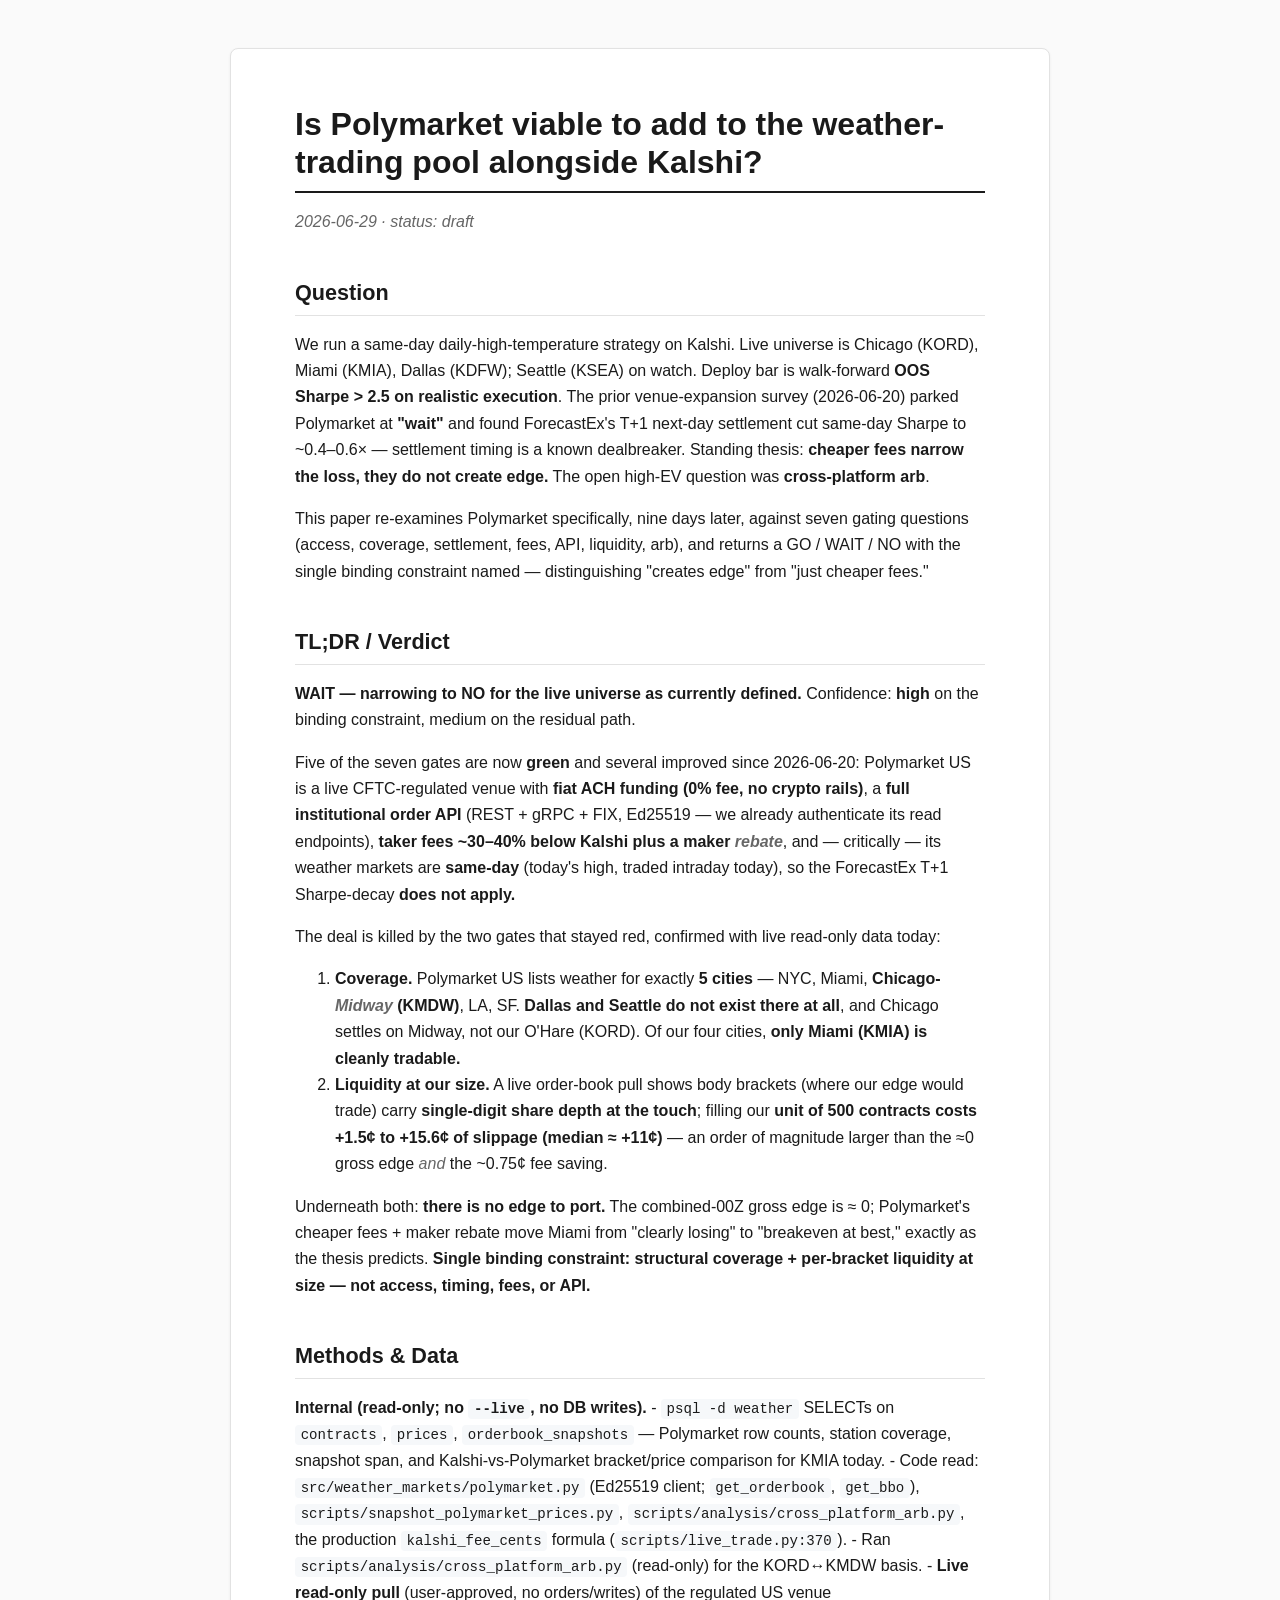
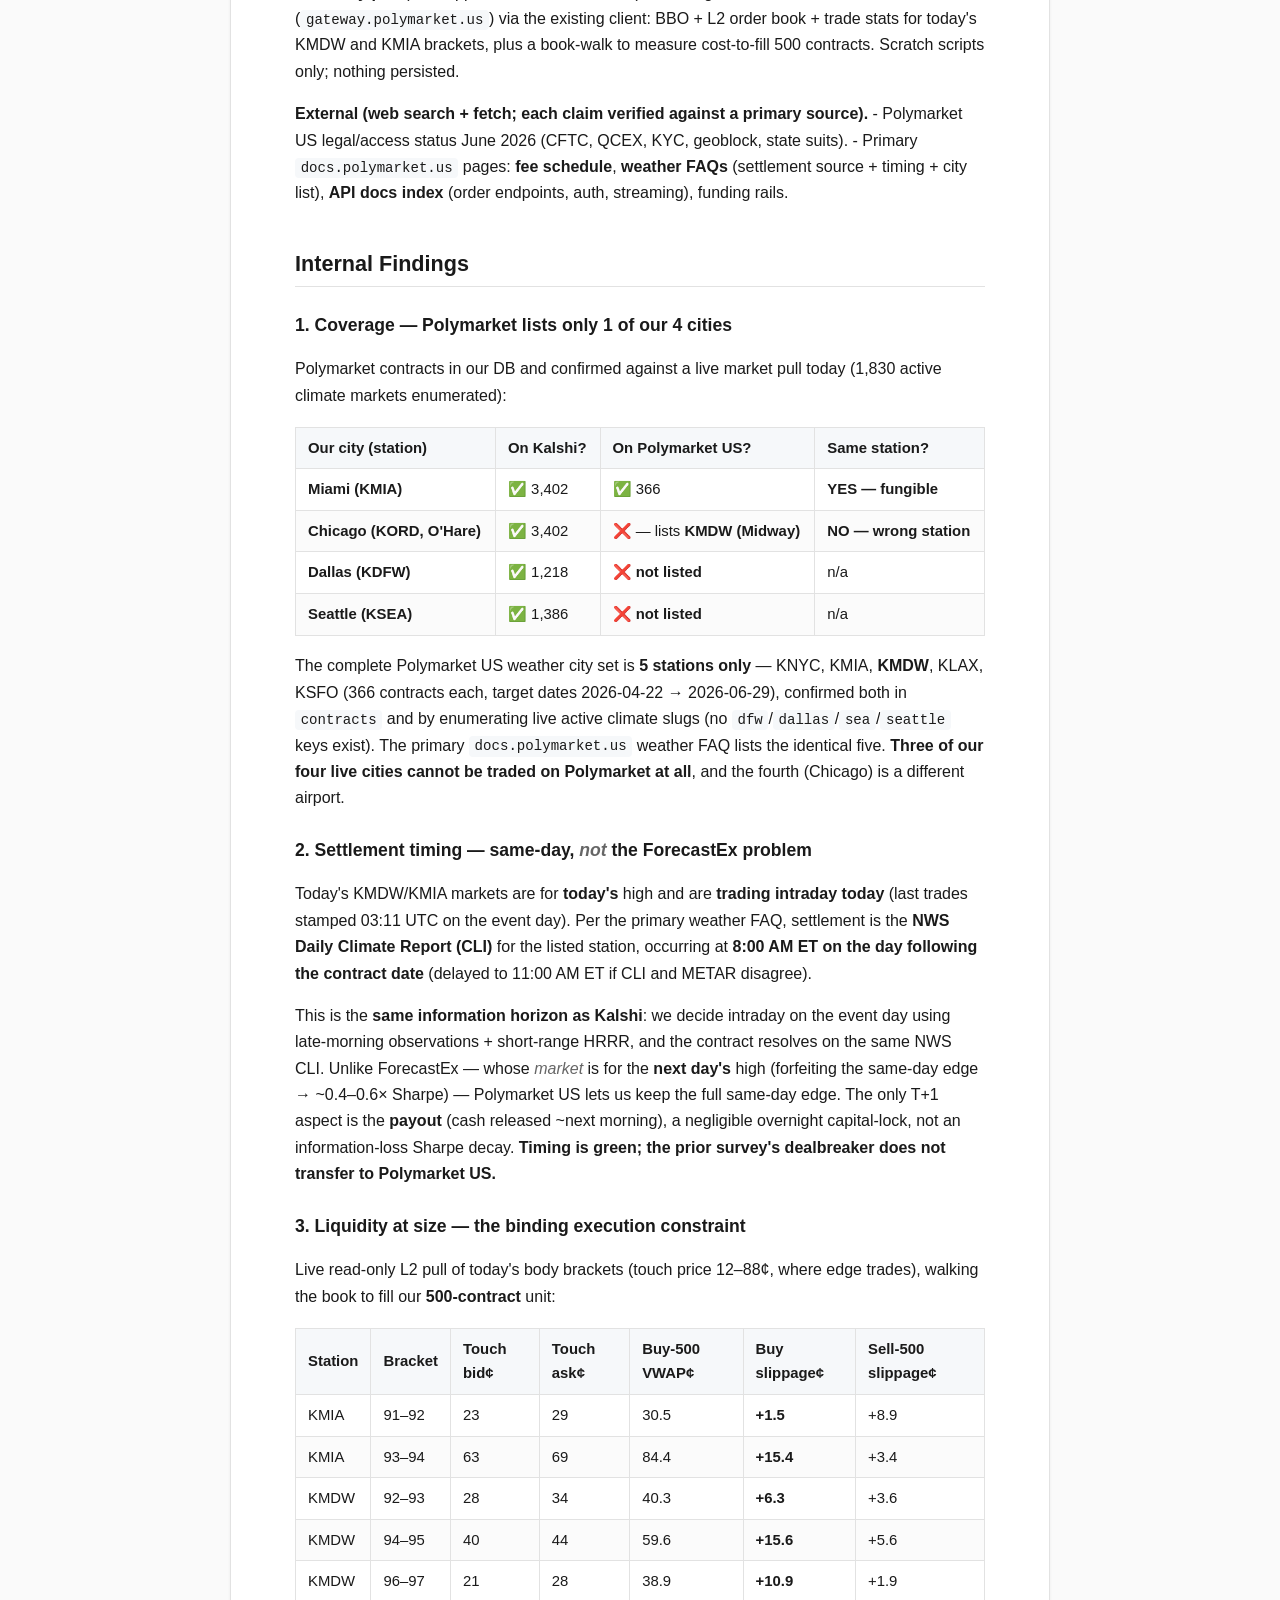
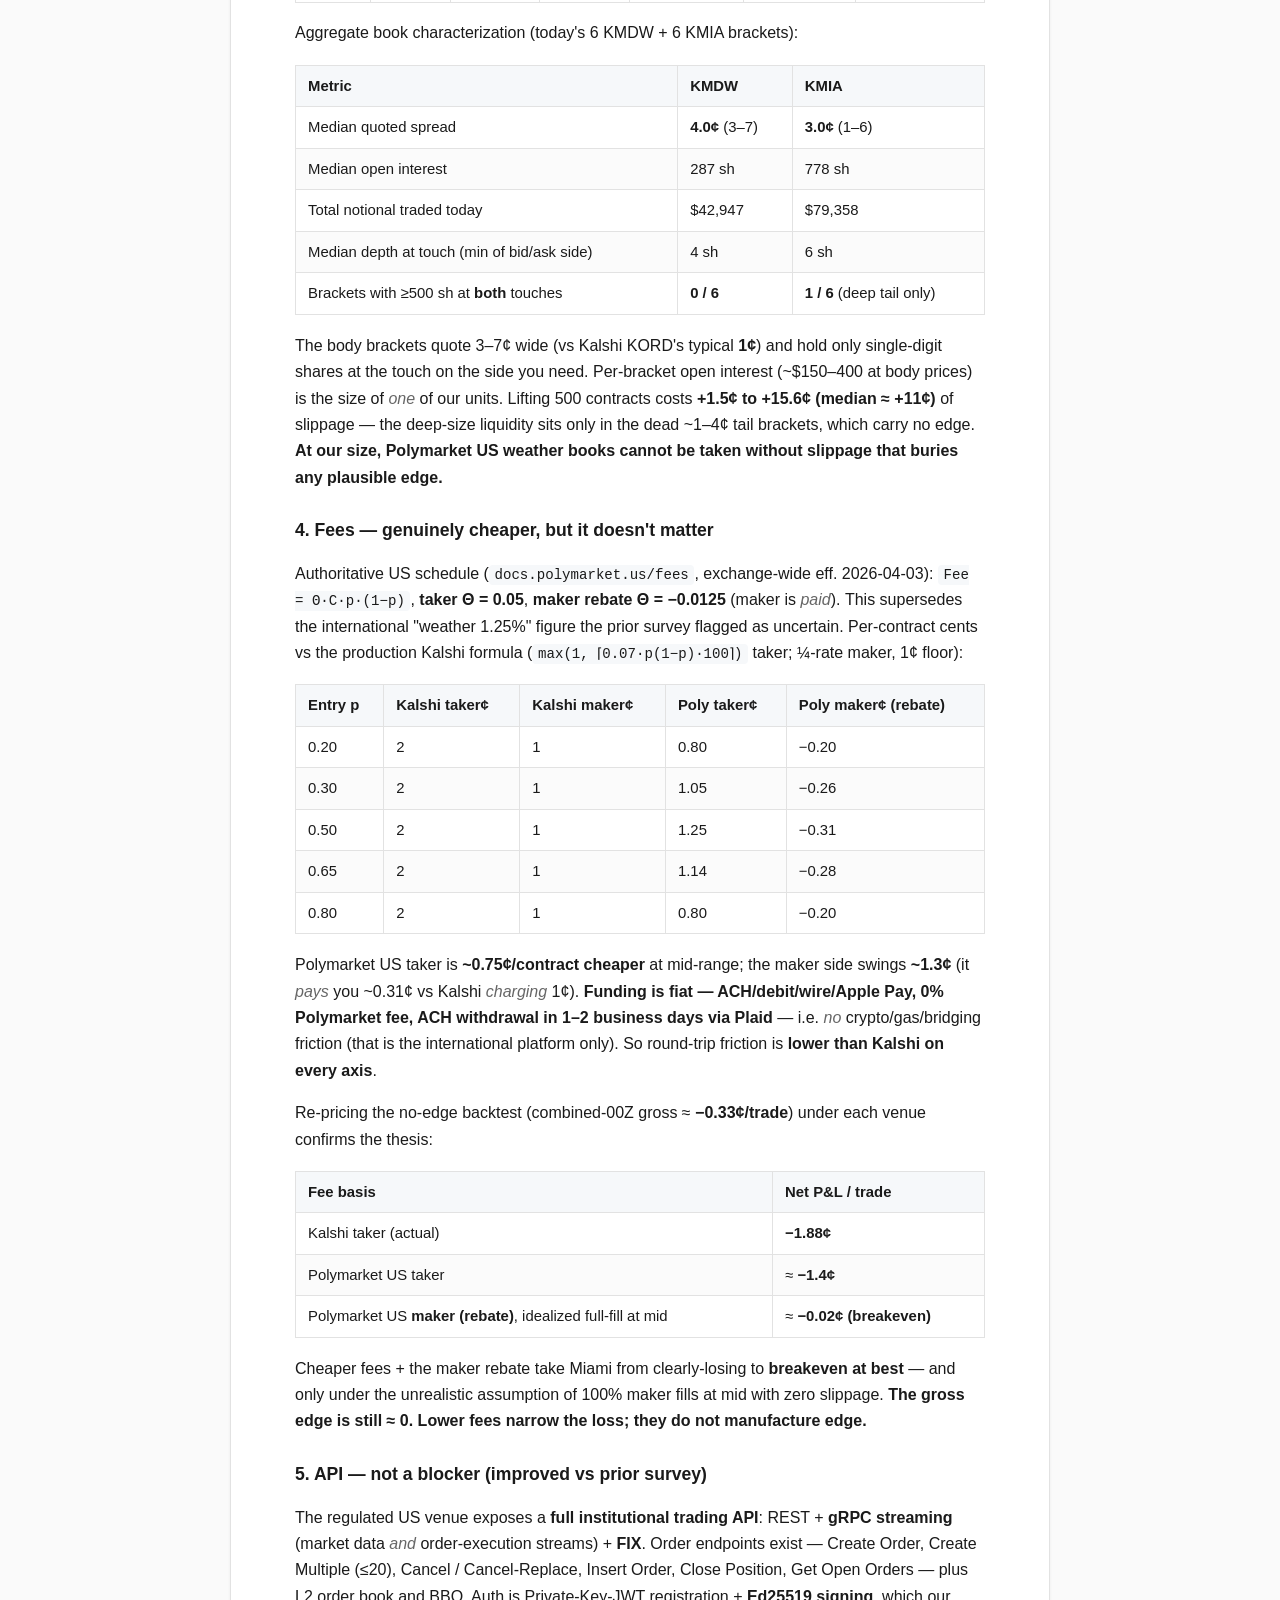
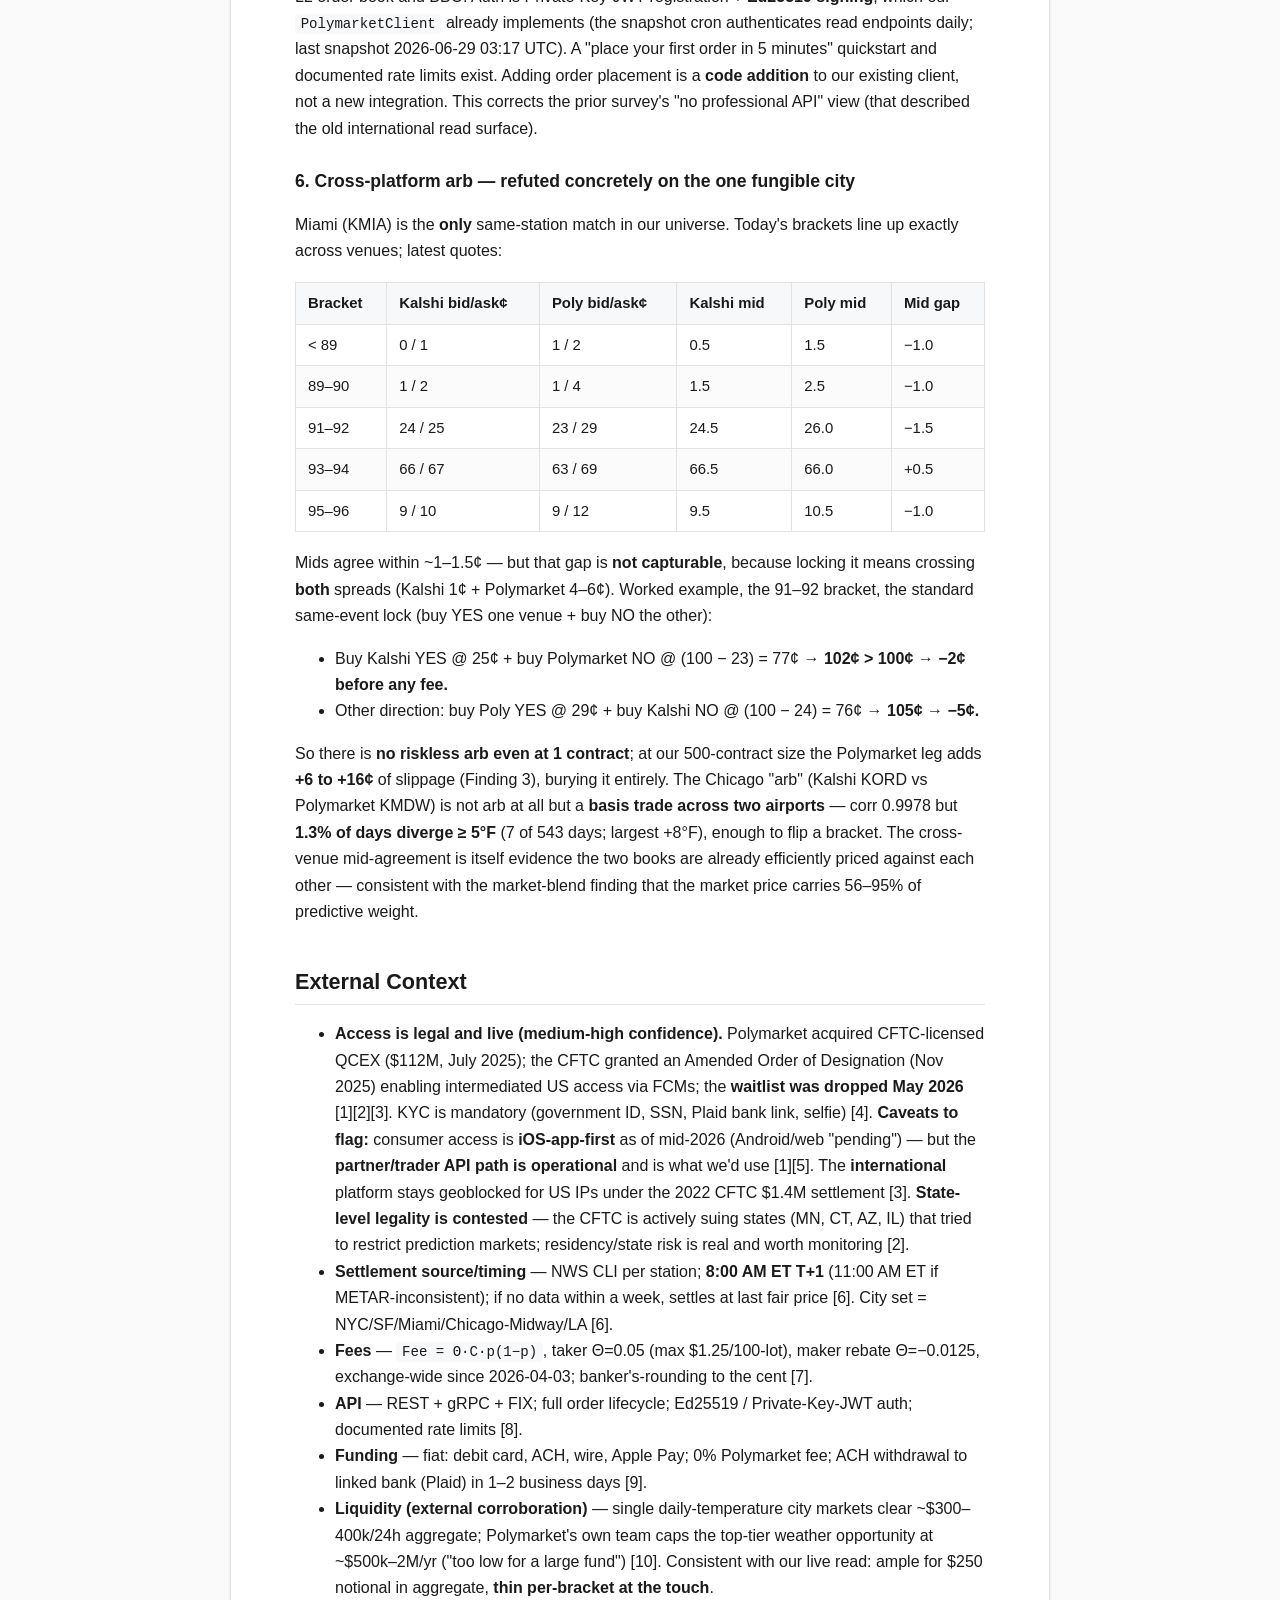
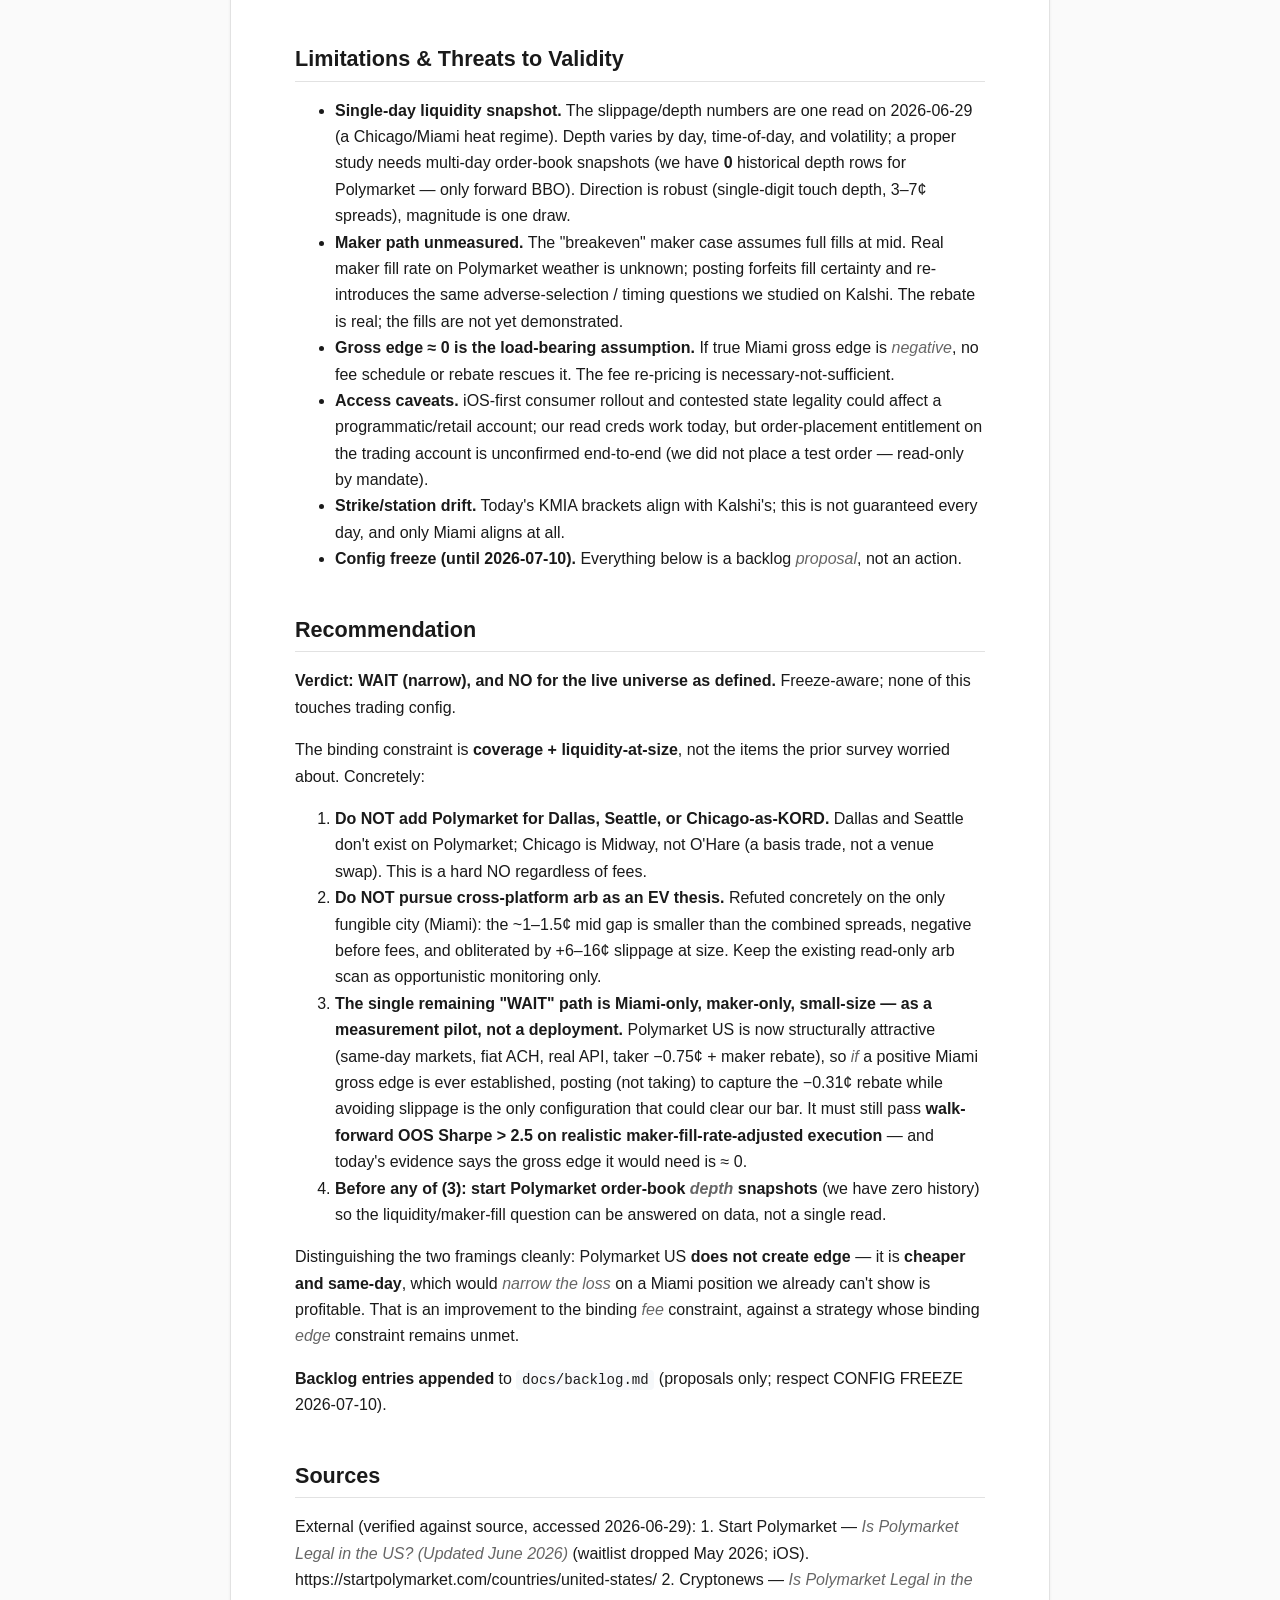
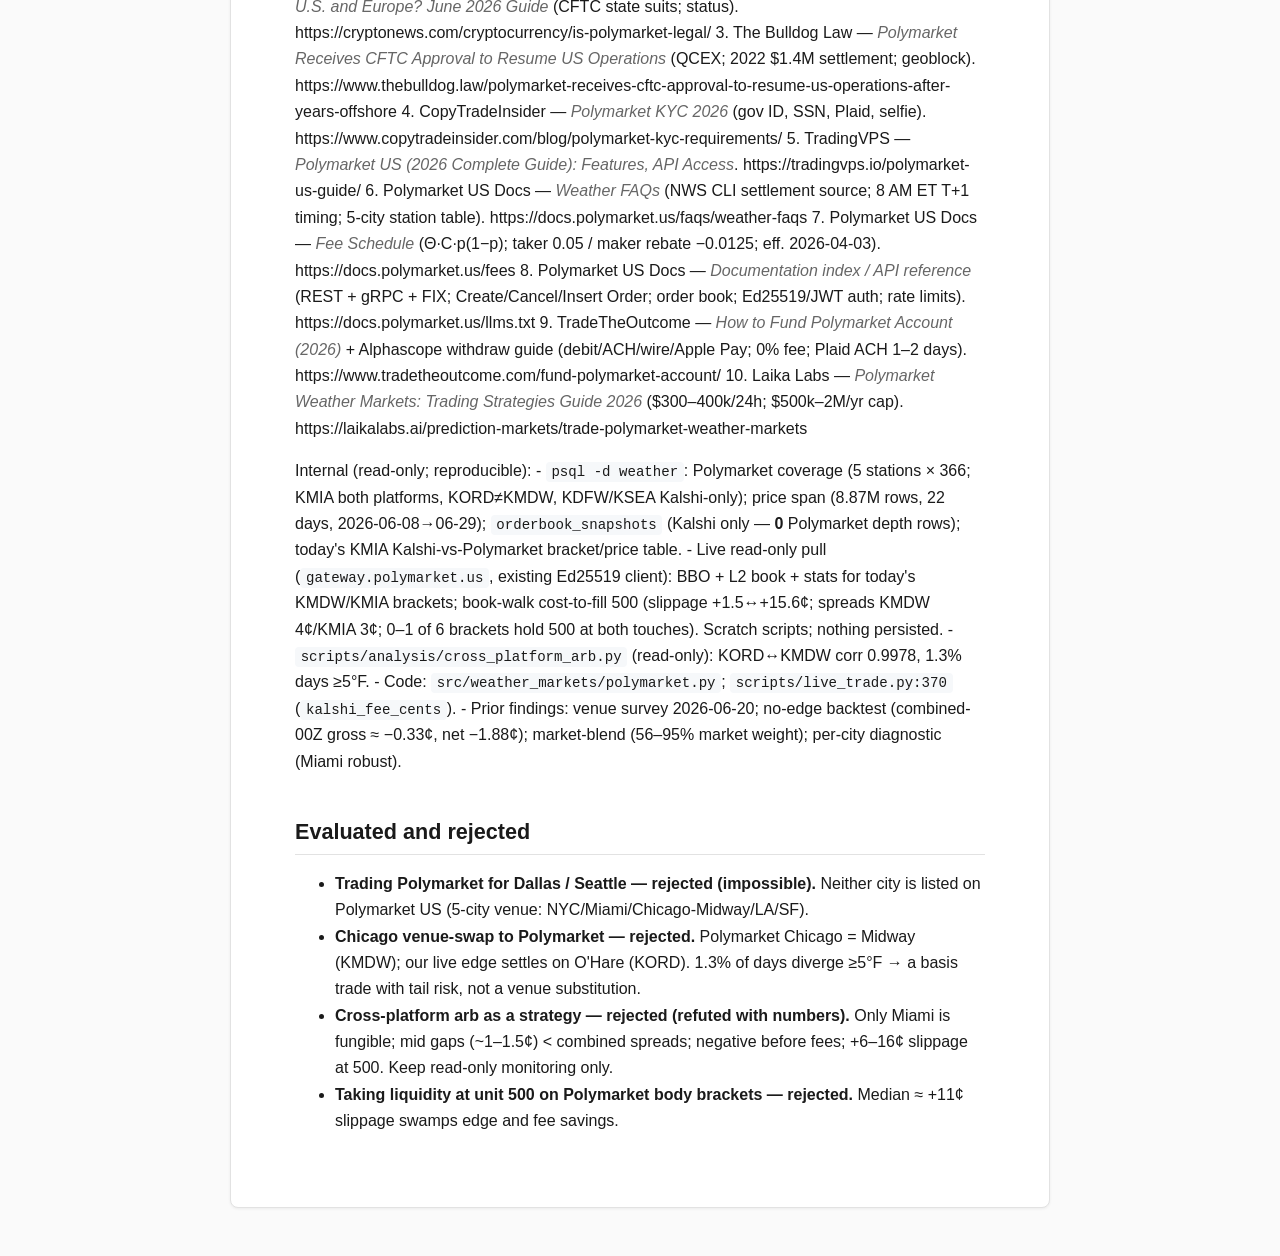
<file: docs/research/html/2026-06-29-polymarket-weather-trading-viability.html>
<!DOCTYPE html>
<html lang="en">
<head>
<meta charset="utf-8">
<meta name="viewport" content="width=device-width, initial-scale=1">
<title>Is Polymarket viable to add to the weather-trading pool alongside Kalshi?</title>
<style>
:root { --fg:#1a1a1a; --muted:#666; --accent:#0b8457; --border:#e2e2e2;
  --bg:#fff; --code-bg:#f6f8fa; }
* { box-sizing:border-box; }
body { margin:0; background:#fafafa; color:var(--fg);
  font-family:-apple-system,BlinkMacSystemFont,"Segoe UI",Roboto,Helvetica,Arial,sans-serif;
  line-height:1.65; font-size:16px; }
.paper { max-width:820px; margin:48px auto; padding:56px 64px; background:var(--bg);
  border:1px solid var(--border); border-radius:8px; box-shadow:0 1px 3px rgba(0,0,0,.06); }
h1 { font-size:2rem; line-height:1.2; margin:0 0 .25em;
  border-bottom:2px solid var(--fg); padding-bottom:.3em; }
h2 { font-size:1.35rem; margin:1.8em 0 .6em;
  border-bottom:1px solid var(--border); padding-bottom:.2em; }
h3 { font-size:1.1rem; margin:1.4em 0 .5em; }
em { color:var(--muted); }
a { color:#0366d6; text-decoration:none; }
a:hover { text-decoration:underline; }
table { border-collapse:collapse; width:100%; margin:1.2em 0; font-size:.93rem; }
th, td { border:1px solid var(--border); padding:8px 12px; text-align:left; }
th { background:var(--code-bg); font-weight:600; }
tr:nth-child(even) td { background:#fbfbfb; }
code { font-family:"SF Mono",ui-monospace,Menlo,Consolas,monospace; font-size:.88em;
  background:var(--code-bg); padding:.15em .4em; border-radius:4px; }
pre { background:var(--code-bg); border:1px solid var(--border); border-radius:6px;
  padding:14px 16px; overflow:auto; }
pre code { background:none; padding:0; }
blockquote { margin:1.2em 0; padding:.4em 1em; border-left:4px solid var(--accent);
  background:#f7fbf9; color:var(--muted); }
hr { border:none; border-top:1px solid var(--border); margin:2em 0; }
@media print { body { background:#fff; }
  .paper { border:none; box-shadow:none; margin:0; max-width:none; } }
</style>
</head>
<body>
<main class="paper">
<h1 id="is-polymarket-viable-to-add-to-the-weather-trading-pool-alongside-kalshi">Is Polymarket viable to add to the weather-trading pool alongside Kalshi?</h1>
<p><em>2026-06-29 · status: draft</em></p>
<h2 id="question">Question</h2>
<p>We run a same-day daily-high-temperature strategy on Kalshi. Live universe is
Chicago (KORD), Miami (KMIA), Dallas (KDFW); Seattle (KSEA) on watch. Deploy bar
is walk-forward <strong>OOS Sharpe &gt; 2.5 on realistic execution</strong>. The prior
venue-expansion survey (2026-06-20) parked Polymarket at <strong>"wait"</strong> and found
ForecastEx's T+1 next-day settlement cut same-day Sharpe to ~0.4–0.6× — settlement
timing is a known dealbreaker. Standing thesis: <strong>cheaper fees narrow the loss,
they do not create edge.</strong> The open high-EV question was <strong>cross-platform arb</strong>.</p>
<p>This paper re-examines Polymarket specifically, nine days later, against seven
gating questions (access, coverage, settlement, fees, API, liquidity, arb), and
returns a GO / WAIT / NO with the single binding constraint named — distinguishing
"creates edge" from "just cheaper fees."</p>
<h2 id="tldr-verdict">TL;DR / Verdict</h2>
<p><strong>WAIT — narrowing to NO for the live universe as currently defined.</strong> Confidence:
<strong>high</strong> on the binding constraint, medium on the residual path.</p>
<p>Five of the seven gates are now <strong>green</strong> and several improved since 2026-06-20:
Polymarket US is a live CFTC-regulated venue with <strong>fiat ACH funding (0% fee, no
crypto rails)</strong>, a <strong>full institutional order API</strong> (REST + gRPC + FIX, Ed25519 —
we already authenticate its read endpoints), <strong>taker fees ~30–40% below Kalshi
plus a maker <em>rebate</em></strong>, and — critically — its weather markets are <strong>same-day</strong>
(today's high, traded intraday today), so the ForecastEx T+1 Sharpe-decay
<strong>does not apply.</strong></p>
<p>The deal is killed by the two gates that stayed red, confirmed with live
read-only data today:</p>
<ol>
<li><strong>Coverage.</strong> Polymarket US lists weather for exactly <strong>5 cities</strong> — NYC,
   Miami, <strong>Chicago-<em>Midway</em> (KMDW)</strong>, LA, SF. <strong>Dallas and Seattle do not exist
   there at all</strong>, and Chicago settles on Midway, not our O'Hare (KORD). Of our
   four cities, <strong>only Miami (KMIA) is cleanly tradable.</strong></li>
<li><strong>Liquidity at our size.</strong> A live order-book pull shows body brackets (where
   our edge would trade) carry <strong>single-digit share depth at the touch</strong>; filling
   our <strong>unit of 500 contracts costs +1.5¢ to +15.6¢ of slippage (median ≈ +11¢)</strong>
   — an order of magnitude larger than the ≈0 gross edge <em>and</em> the ~0.75¢ fee
   saving.</li>
</ol>
<p>Underneath both: <strong>there is no edge to port.</strong> The combined-00Z gross edge is
≈ 0; Polymarket's cheaper fees + maker rebate move Miami from "clearly losing" to
"breakeven at best," exactly as the thesis predicts. <strong>Single binding constraint:
structural coverage + per-bracket liquidity at size — not access, timing, fees, or
API.</strong></p>
<h2 id="methods-data">Methods &amp; Data</h2>
<p><strong>Internal (read-only; no <code>--live</code>, no DB writes).</strong>
- <code>psql -d weather</code> SELECTs on <code>contracts</code>, <code>prices</code>, <code>orderbook_snapshots</code> —
  Polymarket row counts, station coverage, snapshot span, and Kalshi-vs-Polymarket
  bracket/price comparison for KMIA today.
- Code read: <code>src/weather_markets/polymarket.py</code> (Ed25519 client; <code>get_orderbook</code>,
  <code>get_bbo</code>), <code>scripts/snapshot_polymarket_prices.py</code>,
  <code>scripts/analysis/cross_platform_arb.py</code>, the production <code>kalshi_fee_cents</code>
  formula (<code>scripts/live_trade.py:370</code>).
- Ran <code>scripts/analysis/cross_platform_arb.py</code> (read-only) for the KORD↔KMDW basis.
- <strong>Live read-only pull</strong> (user-approved, no orders/writes) of the regulated US
  venue (<code>gateway.polymarket.us</code>) via the existing client: BBO + L2 order book +
  trade stats for today's KMDW and KMIA brackets, plus a book-walk to measure
  cost-to-fill 500 contracts. Scratch scripts only; nothing persisted.</p>
<p><strong>External (web search + fetch; each claim verified against a primary source).</strong>
- Polymarket US legal/access status June 2026 (CFTC, QCEX, KYC, geoblock, state
  suits).
- Primary <code>docs.polymarket.us</code> pages: <strong>fee schedule</strong>, <strong>weather FAQs</strong>
  (settlement source + timing + city list), <strong>API docs index</strong> (order endpoints,
  auth, streaming), funding rails.</p>
<h2 id="internal-findings">Internal Findings</h2>
<h3 id="1-coverage-polymarket-lists-only-1-of-our-4-cities">1. Coverage — Polymarket lists only 1 of our 4 cities</h3>
<p>Polymarket contracts in our DB and confirmed against a live market pull today
(1,830 active climate markets enumerated):</p>
<table>
<thead>
<tr>
<th>Our city (station)</th>
<th>On Kalshi?</th>
<th>On Polymarket US?</th>
<th>Same station?</th>
</tr>
</thead>
<tbody>
<tr>
<td><strong>Miami (KMIA)</strong></td>
<td>✅ 3,402</td>
<td>✅ 366</td>
<td><strong>YES — fungible</strong></td>
</tr>
<tr>
<td><strong>Chicago (KORD, O'Hare)</strong></td>
<td>✅ 3,402</td>
<td>❌ — lists <strong>KMDW (Midway)</strong></td>
<td><strong>NO — wrong station</strong></td>
</tr>
<tr>
<td><strong>Dallas (KDFW)</strong></td>
<td>✅ 1,218</td>
<td>❌ <strong>not listed</strong></td>
<td>n/a</td>
</tr>
<tr>
<td><strong>Seattle (KSEA)</strong></td>
<td>✅ 1,386</td>
<td>❌ <strong>not listed</strong></td>
<td>n/a</td>
</tr>
</tbody>
</table>
<p>The complete Polymarket US weather city set is <strong>5 stations only</strong> — KNYC, KMIA,
<strong>KMDW</strong>, KLAX, KSFO (366 contracts each, target dates 2026-04-22 → 2026-06-29),
confirmed both in <code>contracts</code> and by enumerating live active climate slugs (no
<code>dfw</code>/<code>dallas</code>/<code>sea</code>/<code>seattle</code> keys exist). The primary <code>docs.polymarket.us</code>
weather FAQ lists the identical five. <strong>Three of our four live cities cannot be
traded on Polymarket at all</strong>, and the fourth (Chicago) is a different airport.</p>
<h3 id="2-settlement-timing-same-day-not-the-forecastex-problem">2. Settlement timing — same-day, <em>not</em> the ForecastEx problem</h3>
<p>Today's KMDW/KMIA markets are for <strong>today's</strong> high and are <strong>trading intraday
today</strong> (last trades stamped 03:11 UTC on the event day). Per the primary weather
FAQ, settlement is the <strong>NWS Daily Climate Report (CLI)</strong> for the listed station,
occurring at <strong>8:00 AM ET on the day following the contract date</strong> (delayed to
11:00 AM ET if CLI and METAR disagree).</p>
<p>This is the <strong>same information horizon as Kalshi</strong>: we decide intraday on the
event day using late-morning observations + short-range HRRR, and the contract
resolves on the same NWS CLI. Unlike ForecastEx — whose <em>market</em> is for the
<strong>next day's</strong> high (forfeiting the same-day edge → ~0.4–0.6× Sharpe) — Polymarket
US lets us keep the full same-day edge. The only T+1 aspect is the <strong>payout</strong> (cash
released ~next morning), a negligible overnight capital-lock, not an
information-loss Sharpe decay. <strong>Timing is green; the prior survey's dealbreaker
does not transfer to Polymarket US.</strong></p>
<h3 id="3-liquidity-at-size-the-binding-execution-constraint">3. Liquidity at size — the binding execution constraint</h3>
<p>Live read-only L2 pull of today's body brackets (touch price 12–88¢, where edge
trades), walking the book to fill our <strong>500-contract</strong> unit:</p>
<table>
<thead>
<tr>
<th>Station</th>
<th>Bracket</th>
<th>Touch bid¢</th>
<th>Touch ask¢</th>
<th>Buy-500 VWAP¢</th>
<th><strong>Buy slippage¢</strong></th>
<th>Sell-500 slippage¢</th>
</tr>
</thead>
<tbody>
<tr>
<td>KMIA</td>
<td>91–92</td>
<td>23</td>
<td>29</td>
<td>30.5</td>
<td><strong>+1.5</strong></td>
<td>+8.9</td>
</tr>
<tr>
<td>KMIA</td>
<td>93–94</td>
<td>63</td>
<td>69</td>
<td>84.4</td>
<td><strong>+15.4</strong></td>
<td>+3.4</td>
</tr>
<tr>
<td>KMDW</td>
<td>92–93</td>
<td>28</td>
<td>34</td>
<td>40.3</td>
<td><strong>+6.3</strong></td>
<td>+3.6</td>
</tr>
<tr>
<td>KMDW</td>
<td>94–95</td>
<td>40</td>
<td>44</td>
<td>59.6</td>
<td><strong>+15.6</strong></td>
<td>+5.6</td>
</tr>
<tr>
<td>KMDW</td>
<td>96–97</td>
<td>21</td>
<td>28</td>
<td>38.9</td>
<td><strong>+10.9</strong></td>
<td>+1.9</td>
</tr>
</tbody>
</table>
<p>Aggregate book characterization (today's 6 KMDW + 6 KMIA brackets):</p>
<table>
<thead>
<tr>
<th>Metric</th>
<th>KMDW</th>
<th>KMIA</th>
</tr>
</thead>
<tbody>
<tr>
<td>Median quoted spread</td>
<td><strong>4.0¢</strong> (3–7)</td>
<td><strong>3.0¢</strong> (1–6)</td>
</tr>
<tr>
<td>Median open interest</td>
<td>287 sh</td>
<td>778 sh</td>
</tr>
<tr>
<td>Total notional traded today</td>
<td>$42,947</td>
<td>$79,358</td>
</tr>
<tr>
<td>Median depth at touch (min of bid/ask side)</td>
<td>4 sh</td>
<td>6 sh</td>
</tr>
<tr>
<td>Brackets with ≥500 sh at <strong>both</strong> touches</td>
<td><strong>0 / 6</strong></td>
<td><strong>1 / 6</strong> (deep tail only)</td>
</tr>
</tbody>
</table>
<p>The body brackets quote 3–7¢ wide (vs Kalshi KORD's typical <strong>1¢</strong>) and hold only
single-digit shares at the touch on the side you need. Per-bracket open interest
(~$150–400 at body prices) is the size of <em>one</em> of our units. Lifting 500
contracts costs <strong>+1.5¢ to +15.6¢ (median ≈ +11¢)</strong> of slippage — the deep-size
liquidity sits only in the dead ~1–4¢ tail brackets, which carry no edge. <strong>At our
size, Polymarket US weather books cannot be taken without slippage that buries any
plausible edge.</strong></p>
<h3 id="4-fees-genuinely-cheaper-but-it-doesnt-matter">4. Fees — genuinely cheaper, but it doesn't matter</h3>
<p>Authoritative US schedule (<code>docs.polymarket.us/fees</code>, exchange-wide eff.
2026-04-03): <code>Fee = Θ·C·p·(1−p)</code>, <strong>taker Θ = 0.05</strong>, <strong>maker rebate Θ = −0.0125</strong>
(maker is <em>paid</em>). This supersedes the international "weather 1.25%" figure the
prior survey flagged as uncertain. Per-contract cents vs the production Kalshi
formula (<code>max(1, ⌈0.07·p(1−p)·100⌉)</code> taker; ¼-rate maker, 1¢ floor):</p>
<table>
<thead>
<tr>
<th>Entry p</th>
<th>Kalshi taker¢</th>
<th>Kalshi maker¢</th>
<th><strong>Poly taker¢</strong></th>
<th><strong>Poly maker¢ (rebate)</strong></th>
</tr>
</thead>
<tbody>
<tr>
<td>0.20</td>
<td>2</td>
<td>1</td>
<td>0.80</td>
<td>−0.20</td>
</tr>
<tr>
<td>0.30</td>
<td>2</td>
<td>1</td>
<td>1.05</td>
<td>−0.26</td>
</tr>
<tr>
<td>0.50</td>
<td>2</td>
<td>1</td>
<td>1.25</td>
<td>−0.31</td>
</tr>
<tr>
<td>0.65</td>
<td>2</td>
<td>1</td>
<td>1.14</td>
<td>−0.28</td>
</tr>
<tr>
<td>0.80</td>
<td>2</td>
<td>1</td>
<td>0.80</td>
<td>−0.20</td>
</tr>
</tbody>
</table>
<p>Polymarket US taker is <strong>~0.75¢/contract cheaper</strong> at mid-range; the maker side
swings <strong>~1.3¢</strong> (it <em>pays</em> you ~0.31¢ vs Kalshi <em>charging</em> 1¢). <strong>Funding is fiat
— ACH/debit/wire/Apple Pay, 0% Polymarket fee, ACH withdrawal in 1–2 business days
via Plaid</strong> — i.e. <em>no</em> crypto/gas/bridging friction (that is the international
platform only). So round-trip friction is <strong>lower than Kalshi on every axis</strong>.</p>
<p>Re-pricing the no-edge backtest (combined-00Z gross ≈ <strong>−0.33¢/trade</strong>) under each
venue confirms the thesis:</p>
<table>
<thead>
<tr>
<th>Fee basis</th>
<th>Net P&amp;L / trade</th>
</tr>
</thead>
<tbody>
<tr>
<td>Kalshi taker (actual)</td>
<td><strong>−1.88¢</strong></td>
</tr>
<tr>
<td>Polymarket US taker</td>
<td>≈ <strong>−1.4¢</strong></td>
</tr>
<tr>
<td>Polymarket US <strong>maker (rebate)</strong>, idealized full-fill at mid</td>
<td>≈ <strong>−0.02¢ (breakeven)</strong></td>
</tr>
</tbody>
</table>
<p>Cheaper fees + the maker rebate take Miami from clearly-losing to <strong>breakeven at
best</strong> — and only under the unrealistic assumption of 100% maker fills at mid with
zero slippage. <strong>The gross edge is still ≈ 0. Lower fees narrow the loss; they do
not manufacture edge.</strong></p>
<h3 id="5-api-not-a-blocker-improved-vs-prior-survey">5. API — not a blocker (improved vs prior survey)</h3>
<p>The regulated US venue exposes a <strong>full institutional trading API</strong>: REST +
<strong>gRPC streaming</strong> (market data <em>and</em> order-execution streams) + <strong>FIX</strong>.
Order endpoints exist — Create Order, Create Multiple (≤20), Cancel /
Cancel-Replace, Insert Order, Close Position, Get Open Orders — plus L2 order book
and BBO. Auth is Private-Key-JWT registration + <strong>Ed25519 signing</strong>, which our
<code>PolymarketClient</code> already implements (the snapshot cron authenticates read
endpoints daily; last snapshot 2026-06-29 03:17 UTC). A "place your first order in
5 minutes" quickstart and documented rate limits exist. Adding order placement is
a <strong>code addition</strong> to our existing client, not a new integration. This corrects
the prior survey's "no professional API" view (that described the old international
read surface).</p>
<h3 id="6-cross-platform-arb-refuted-concretely-on-the-one-fungible-city">6. Cross-platform arb — refuted concretely on the one fungible city</h3>
<p>Miami (KMIA) is the <strong>only</strong> same-station match in our universe. Today's brackets
line up exactly across venues; latest quotes:</p>
<table>
<thead>
<tr>
<th>Bracket</th>
<th>Kalshi bid/ask¢</th>
<th>Poly bid/ask¢</th>
<th>Kalshi mid</th>
<th>Poly mid</th>
<th>Mid gap</th>
</tr>
</thead>
<tbody>
<tr>
<td>&lt; 89</td>
<td>0 / 1</td>
<td>1 / 2</td>
<td>0.5</td>
<td>1.5</td>
<td>−1.0</td>
</tr>
<tr>
<td>89–90</td>
<td>1 / 2</td>
<td>1 / 4</td>
<td>1.5</td>
<td>2.5</td>
<td>−1.0</td>
</tr>
<tr>
<td>91–92</td>
<td>24 / 25</td>
<td>23 / 29</td>
<td>24.5</td>
<td>26.0</td>
<td>−1.5</td>
</tr>
<tr>
<td>93–94</td>
<td>66 / 67</td>
<td>63 / 69</td>
<td>66.5</td>
<td>66.0</td>
<td>+0.5</td>
</tr>
<tr>
<td>95–96</td>
<td>9 / 10</td>
<td>9 / 12</td>
<td>9.5</td>
<td>10.5</td>
<td>−1.0</td>
</tr>
</tbody>
</table>
<p>Mids agree within ~1–1.5¢ — but that gap is <strong>not capturable</strong>, because locking it
means crossing <strong>both</strong> spreads (Kalshi 1¢ + Polymarket 4–6¢). Worked example, the
91–92 bracket, the standard same-event lock (buy YES one venue + buy NO the other):</p>
<ul>
<li>Buy Kalshi YES @ 25¢ + buy Polymarket NO @ (100 − 23) = 77¢ → <strong>102¢ &gt; 100¢ →
  −2¢ before any fee.</strong></li>
<li>Other direction: buy Poly YES @ 29¢ + buy Kalshi NO @ (100 − 24) = 76¢ → <strong>105¢
  → −5¢.</strong></li>
</ul>
<p>So there is <strong>no riskless arb even at 1 contract</strong>; at our 500-contract size the
Polymarket leg adds <strong>+6 to +16¢</strong> of slippage (Finding 3), burying it entirely.
The Chicago "arb" (Kalshi KORD vs Polymarket KMDW) is not arb at all but a
<strong>basis trade across two airports</strong> — corr 0.9978 but <strong>1.3% of days diverge ≥ 5°F</strong>
(7 of 543 days; largest +8°F), enough to flip a bracket. The cross-venue
mid-agreement is itself evidence the two books are already efficiently priced
against each other — consistent with the market-blend finding that the market
price carries 56–95% of predictive weight.</p>
<h2 id="external-context">External Context</h2>
<ul>
<li><strong>Access is legal and live (medium-high confidence).</strong> Polymarket acquired
  CFTC-licensed QCEX ($112M, July 2025); the CFTC granted an Amended Order of
  Designation (Nov 2025) enabling intermediated US access via FCMs; the <strong>waitlist
  was dropped May 2026</strong> [1][2][3]. KYC is mandatory (government ID, SSN, Plaid
  bank link, selfie) [4]. <strong>Caveats to flag:</strong> consumer access is <strong>iOS-app-first</strong>
  as of mid-2026 (Android/web "pending") — but the <strong>partner/trader API path is
  operational</strong> and is what we'd use [1][5]. The <strong>international</strong> platform stays
  geoblocked for US IPs under the 2022 CFTC $1.4M settlement [3]. <strong>State-level
  legality is contested</strong> — the CFTC is actively suing states (MN, CT, AZ, IL) that
  tried to restrict prediction markets; residency/state risk is real and worth
  monitoring [2].</li>
<li><strong>Settlement source/timing</strong> — NWS CLI per station; <strong>8:00 AM ET T+1</strong> (11:00 AM
  ET if METAR-inconsistent); if no data within a week, settles at last fair price
  [6]. City set = NYC/SF/Miami/Chicago-Midway/LA [6].</li>
<li><strong>Fees</strong> — <code>Fee = Θ·C·p(1−p)</code>, taker Θ=0.05 (max $1.25/100-lot), maker rebate
  Θ=−0.0125, exchange-wide since 2026-04-03; banker's-rounding to the cent [7].</li>
<li><strong>API</strong> — REST + gRPC + FIX; full order lifecycle; Ed25519 / Private-Key-JWT
  auth; documented rate limits [8].</li>
<li><strong>Funding</strong> — fiat: debit card, ACH, wire, Apple Pay; 0% Polymarket fee; ACH
  withdrawal to linked bank (Plaid) in 1–2 business days [9].</li>
<li><strong>Liquidity (external corroboration)</strong> — single daily-temperature city markets
  clear ~$300–400k/24h aggregate; Polymarket's own team caps the top-tier weather
  opportunity at ~$500k–2M/yr ("too low for a large fund") [10]. Consistent with
  our live read: ample for $250 notional in aggregate, <strong>thin per-bracket at the
  touch</strong>.</li>
</ul>
<h2 id="limitations-threats-to-validity">Limitations &amp; Threats to Validity</h2>
<ul>
<li><strong>Single-day liquidity snapshot.</strong> The slippage/depth numbers are one read on
  2026-06-29 (a Chicago/Miami heat regime). Depth varies by day, time-of-day, and
  volatility; a proper study needs multi-day order-book snapshots (we have <strong>0</strong>
  historical depth rows for Polymarket — only forward BBO). Direction is robust
  (single-digit touch depth, 3–7¢ spreads), magnitude is one draw.</li>
<li><strong>Maker path unmeasured.</strong> The "breakeven" maker case assumes full fills at mid.
  Real maker fill rate on Polymarket weather is unknown; posting forfeits fill
  certainty and re-introduces the same adverse-selection / timing questions we
  studied on Kalshi. The rebate is real; the fills are not yet demonstrated.</li>
<li><strong>Gross edge ≈ 0 is the load-bearing assumption.</strong> If true Miami gross edge is
  <em>negative</em>, no fee schedule or rebate rescues it. The fee re-pricing is
  necessary-not-sufficient.</li>
<li><strong>Access caveats.</strong> iOS-first consumer rollout and contested state legality could
  affect a programmatic/retail account; our read creds work today, but order-placement
  entitlement on the trading account is unconfirmed end-to-end (we did not place a test
  order — read-only by mandate).</li>
<li><strong>Strike/station drift.</strong> Today's KMIA brackets align with Kalshi's; this is not
  guaranteed every day, and only Miami aligns at all.</li>
<li><strong>Config freeze (until 2026-07-10).</strong> Everything below is a backlog <em>proposal</em>,
  not an action.</li>
</ul>
<h2 id="recommendation">Recommendation</h2>
<p><strong>Verdict: WAIT (narrow), and NO for the live universe as defined.</strong> Freeze-aware;
none of this touches trading config.</p>
<p>The binding constraint is <strong>coverage + liquidity-at-size</strong>, not the items the prior
survey worried about. Concretely:</p>
<ol>
<li><strong>Do NOT add Polymarket for Dallas, Seattle, or Chicago-as-KORD.</strong> Dallas and
   Seattle don't exist on Polymarket; Chicago is Midway, not O'Hare (a basis trade,
   not a venue swap). This is a hard NO regardless of fees.</li>
<li><strong>Do NOT pursue cross-platform arb as an EV thesis.</strong> Refuted concretely on the
   only fungible city (Miami): the ~1–1.5¢ mid gap is smaller than the combined
   spreads, negative before fees, and obliterated by +6–16¢ slippage at size. Keep
   the existing read-only arb scan as opportunistic monitoring only.</li>
<li><strong>The single remaining "WAIT" path is Miami-only, maker-only, small-size — as a
   measurement pilot, not a deployment.</strong> Polymarket US is now structurally
   attractive (same-day markets, fiat ACH, real API, taker −0.75¢ + maker rebate),
   so <em>if</em> a positive Miami gross edge is ever established, posting (not taking) to
   capture the −0.31¢ rebate while avoiding slippage is the only configuration that
   could clear our bar. It must still pass <strong>walk-forward OOS Sharpe &gt; 2.5 on
   realistic maker-fill-rate-adjusted execution</strong> — and today's evidence says the
   gross edge it would need is ≈ 0.</li>
<li><strong>Before any of (3): start Polymarket order-book <em>depth</em> snapshots</strong> (we have
   zero history) so the liquidity/maker-fill question can be answered on data, not
   a single read.</li>
</ol>
<p>Distinguishing the two framings cleanly: Polymarket US <strong>does not create edge</strong> —
it is <strong>cheaper and same-day</strong>, which would <em>narrow the loss</em> on a Miami position
we already can't show is profitable. That is an improvement to the binding <em>fee</em>
constraint, against a strategy whose binding <em>edge</em> constraint remains unmet.</p>
<p><strong>Backlog entries appended</strong> to <code>docs/backlog.md</code> (proposals only; respect CONFIG
FREEZE 2026-07-10).</p>
<h2 id="sources">Sources</h2>
<p>External (verified against source, accessed 2026-06-29):
1. Start Polymarket — <em>Is Polymarket Legal in the US? (Updated June 2026)</em> (waitlist dropped May 2026; iOS). https://startpolymarket.com/countries/united-states/
2. Cryptonews — <em>Is Polymarket Legal in the U.S. and Europe? June 2026 Guide</em> (CFTC state suits; status). https://cryptonews.com/cryptocurrency/is-polymarket-legal/
3. The Bulldog Law — <em>Polymarket Receives CFTC Approval to Resume US Operations</em> (QCEX; 2022 $1.4M settlement; geoblock). https://www.thebulldog.law/polymarket-receives-cftc-approval-to-resume-us-operations-after-years-offshore
4. CopyTradeInsider — <em>Polymarket KYC 2026</em> (gov ID, SSN, Plaid, selfie). https://www.copytradeinsider.com/blog/polymarket-kyc-requirements/
5. TradingVPS — <em>Polymarket US (2026 Complete Guide): Features, API Access</em>. https://tradingvps.io/polymarket-us-guide/
6. Polymarket US Docs — <em>Weather FAQs</em> (NWS CLI settlement source; 8 AM ET T+1 timing; 5-city station table). https://docs.polymarket.us/faqs/weather-faqs
7. Polymarket US Docs — <em>Fee Schedule</em> (Θ·C·p(1−p); taker 0.05 / maker rebate −0.0125; eff. 2026-04-03). https://docs.polymarket.us/fees
8. Polymarket US Docs — <em>Documentation index / API reference</em> (REST + gRPC + FIX; Create/Cancel/Insert Order; order book; Ed25519/JWT auth; rate limits). https://docs.polymarket.us/llms.txt
9. TradeTheOutcome — <em>How to Fund Polymarket Account (2026)</em> + Alphascope withdraw guide (debit/ACH/wire/Apple Pay; 0% fee; Plaid ACH 1–2 days). https://www.tradetheoutcome.com/fund-polymarket-account/
10. Laika Labs — <em>Polymarket Weather Markets: Trading Strategies Guide 2026</em> ($300–400k/24h; $500k–2M/yr cap). https://laikalabs.ai/prediction-markets/trade-polymarket-weather-markets</p>
<p>Internal (read-only; reproducible):
- <code>psql -d weather</code>: Polymarket coverage (5 stations × 366; KMIA both platforms, KORD≠KMDW, KDFW/KSEA Kalshi-only); price span (8.87M rows, 22 days, 2026-06-08→06-29); <code>orderbook_snapshots</code> (Kalshi only — <strong>0</strong> Polymarket depth rows); today's KMIA Kalshi-vs-Polymarket bracket/price table.
- Live read-only pull (<code>gateway.polymarket.us</code>, existing Ed25519 client): BBO + L2 book + stats for today's KMDW/KMIA brackets; book-walk cost-to-fill 500 (slippage +1.5↔+15.6¢; spreads KMDW 4¢/KMIA 3¢; 0–1 of 6 brackets hold 500 at both touches). Scratch scripts; nothing persisted.
- <code>scripts/analysis/cross_platform_arb.py</code> (read-only): KORD↔KMDW corr 0.9978, 1.3% days ≥5°F.
- Code: <code>src/weather_markets/polymarket.py</code>; <code>scripts/live_trade.py:370</code> (<code>kalshi_fee_cents</code>).
- Prior findings: venue survey 2026-06-20; no-edge backtest (combined-00Z gross ≈ −0.33¢, net −1.88¢); market-blend (56–95% market weight); per-city diagnostic (Miami robust).</p>
<h2 id="evaluated-and-rejected">Evaluated and rejected</h2>
<ul>
<li><strong>Trading Polymarket for Dallas / Seattle — rejected (impossible).</strong> Neither city
  is listed on Polymarket US (5-city venue: NYC/Miami/Chicago-Midway/LA/SF).</li>
<li><strong>Chicago venue-swap to Polymarket — rejected.</strong> Polymarket Chicago = Midway
  (KMDW); our live edge settles on O'Hare (KORD). 1.3% of days diverge ≥5°F → a
  basis trade with tail risk, not a venue substitution.</li>
<li><strong>Cross-platform arb as a strategy — rejected (refuted with numbers).</strong> Only
  Miami is fungible; mid gaps (~1–1.5¢) &lt; combined spreads; negative before fees;
  +6–16¢ slippage at 500. Keep read-only monitoring only.</li>
<li><strong>Taking liquidity at unit 500 on Polymarket body brackets — rejected.</strong> Median
  ≈ +11¢ slippage swamps edge and fee savings.</li>
</ul>
</main>
</body>
</html>
</file>
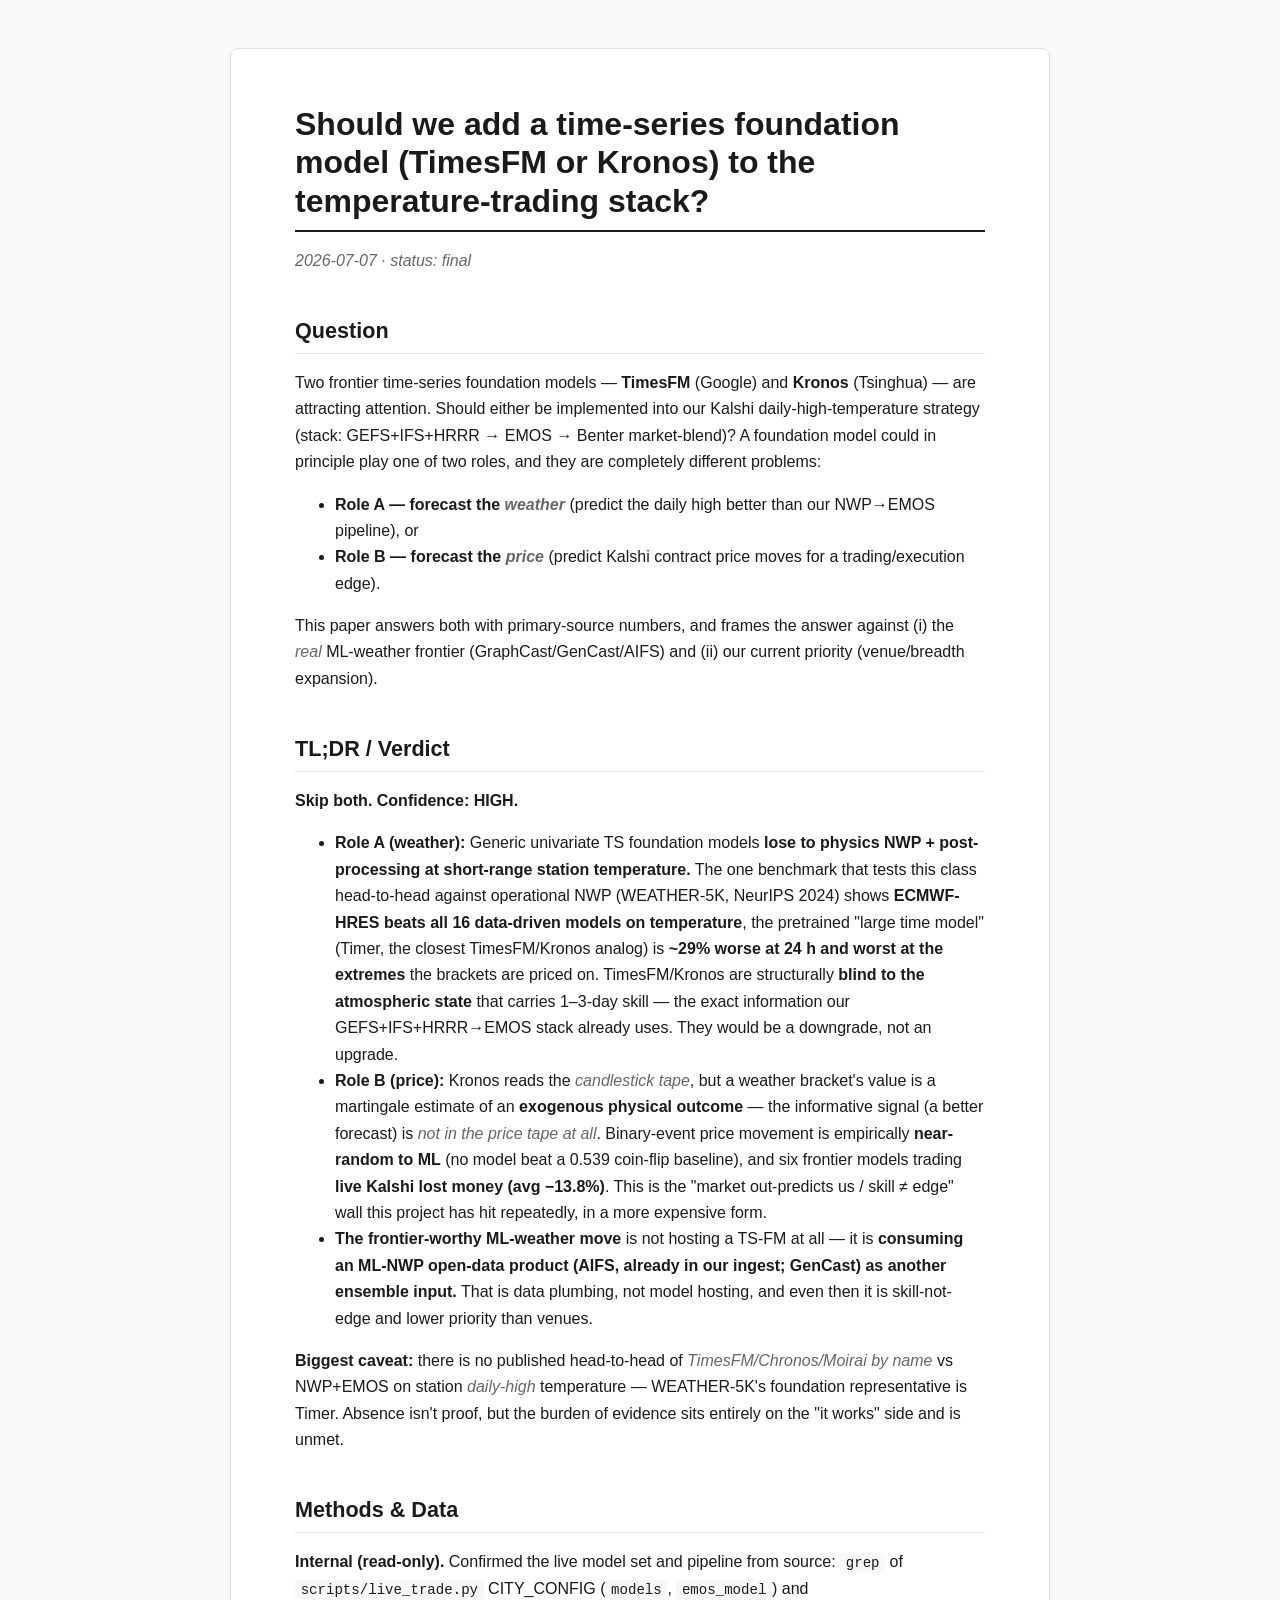
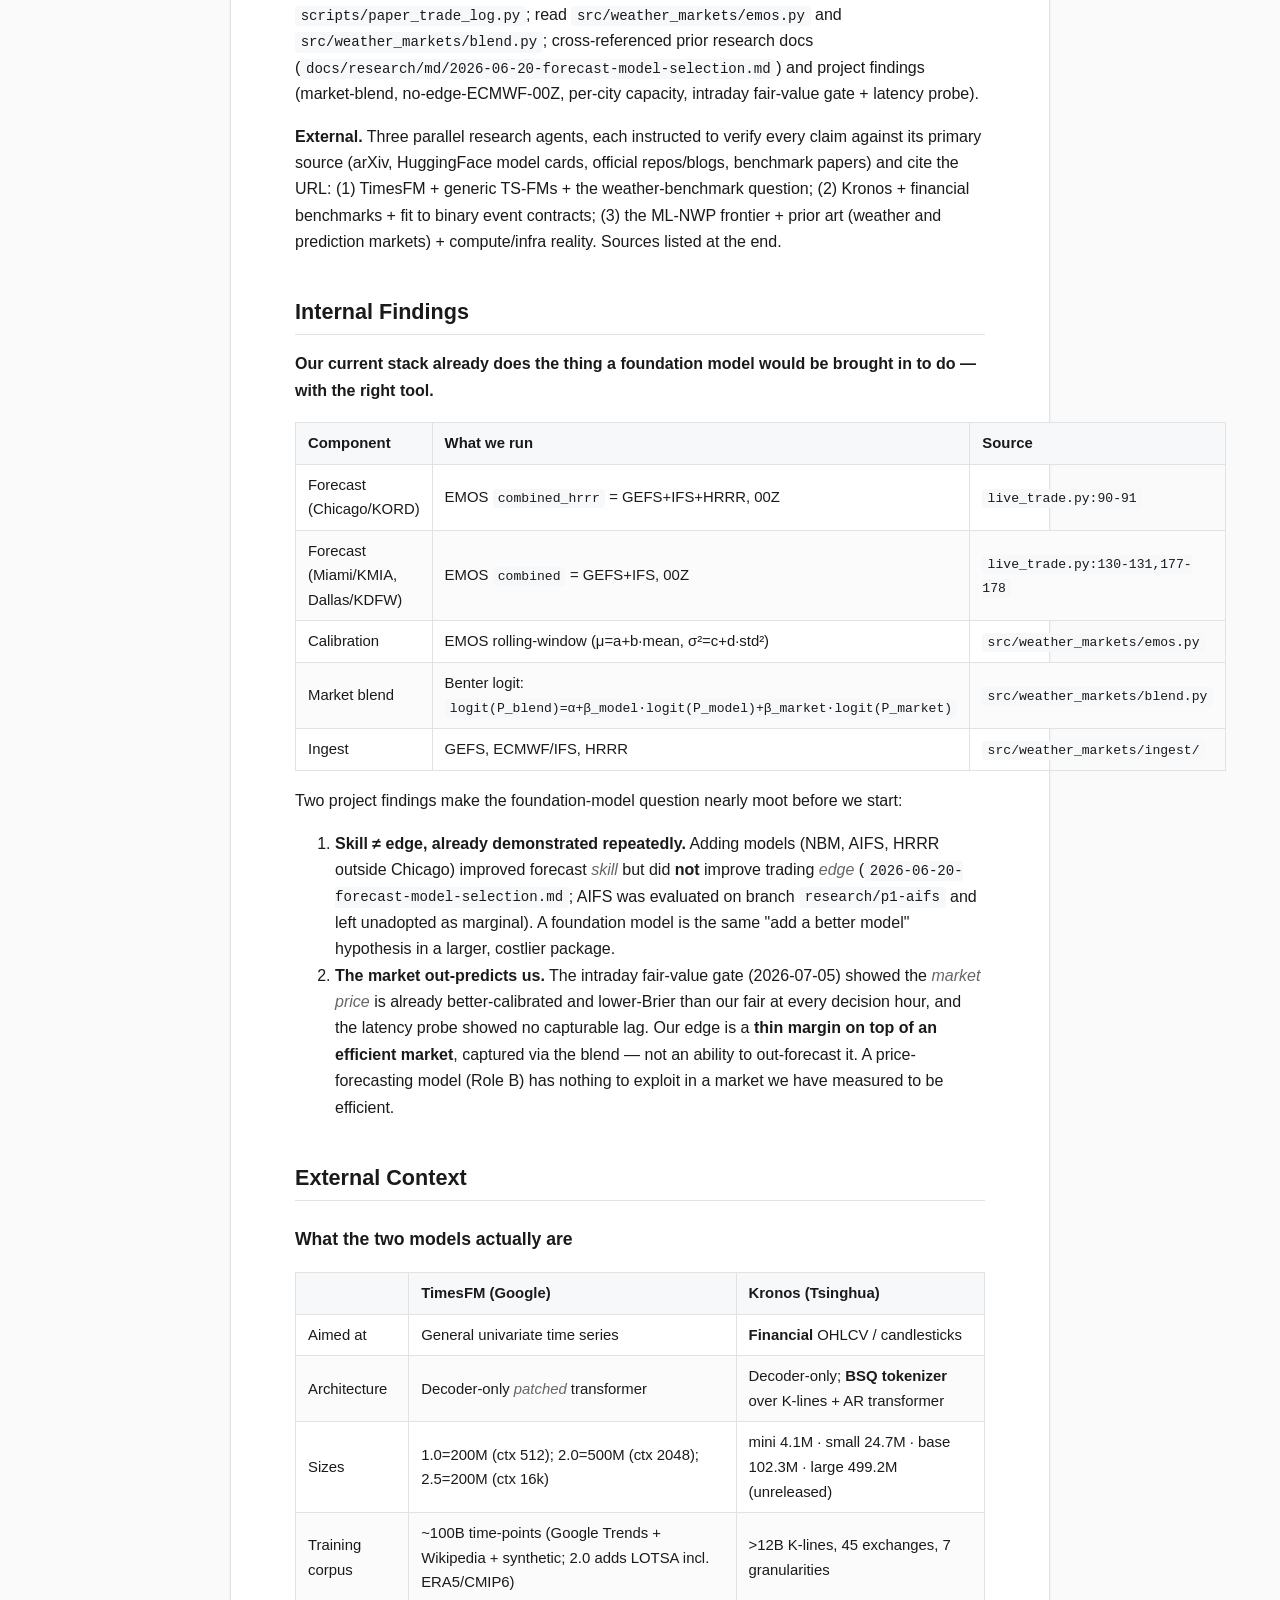
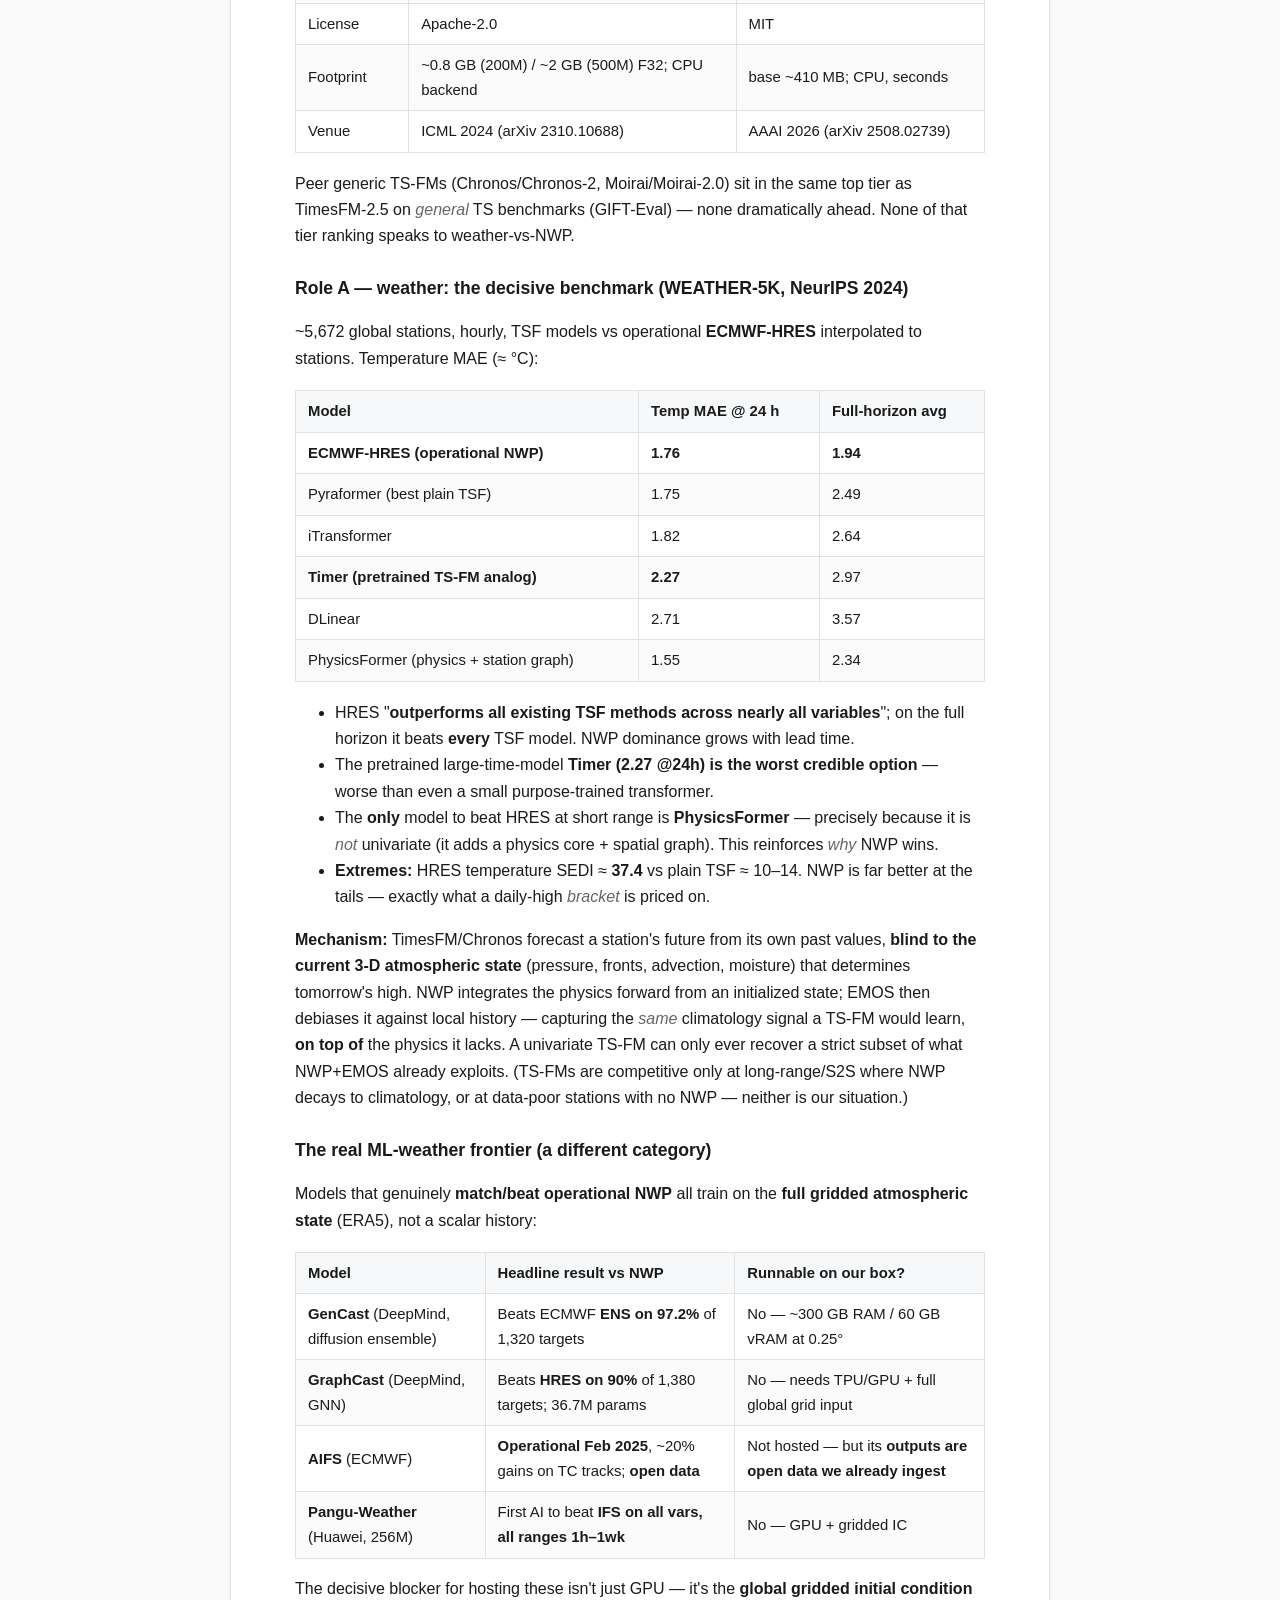
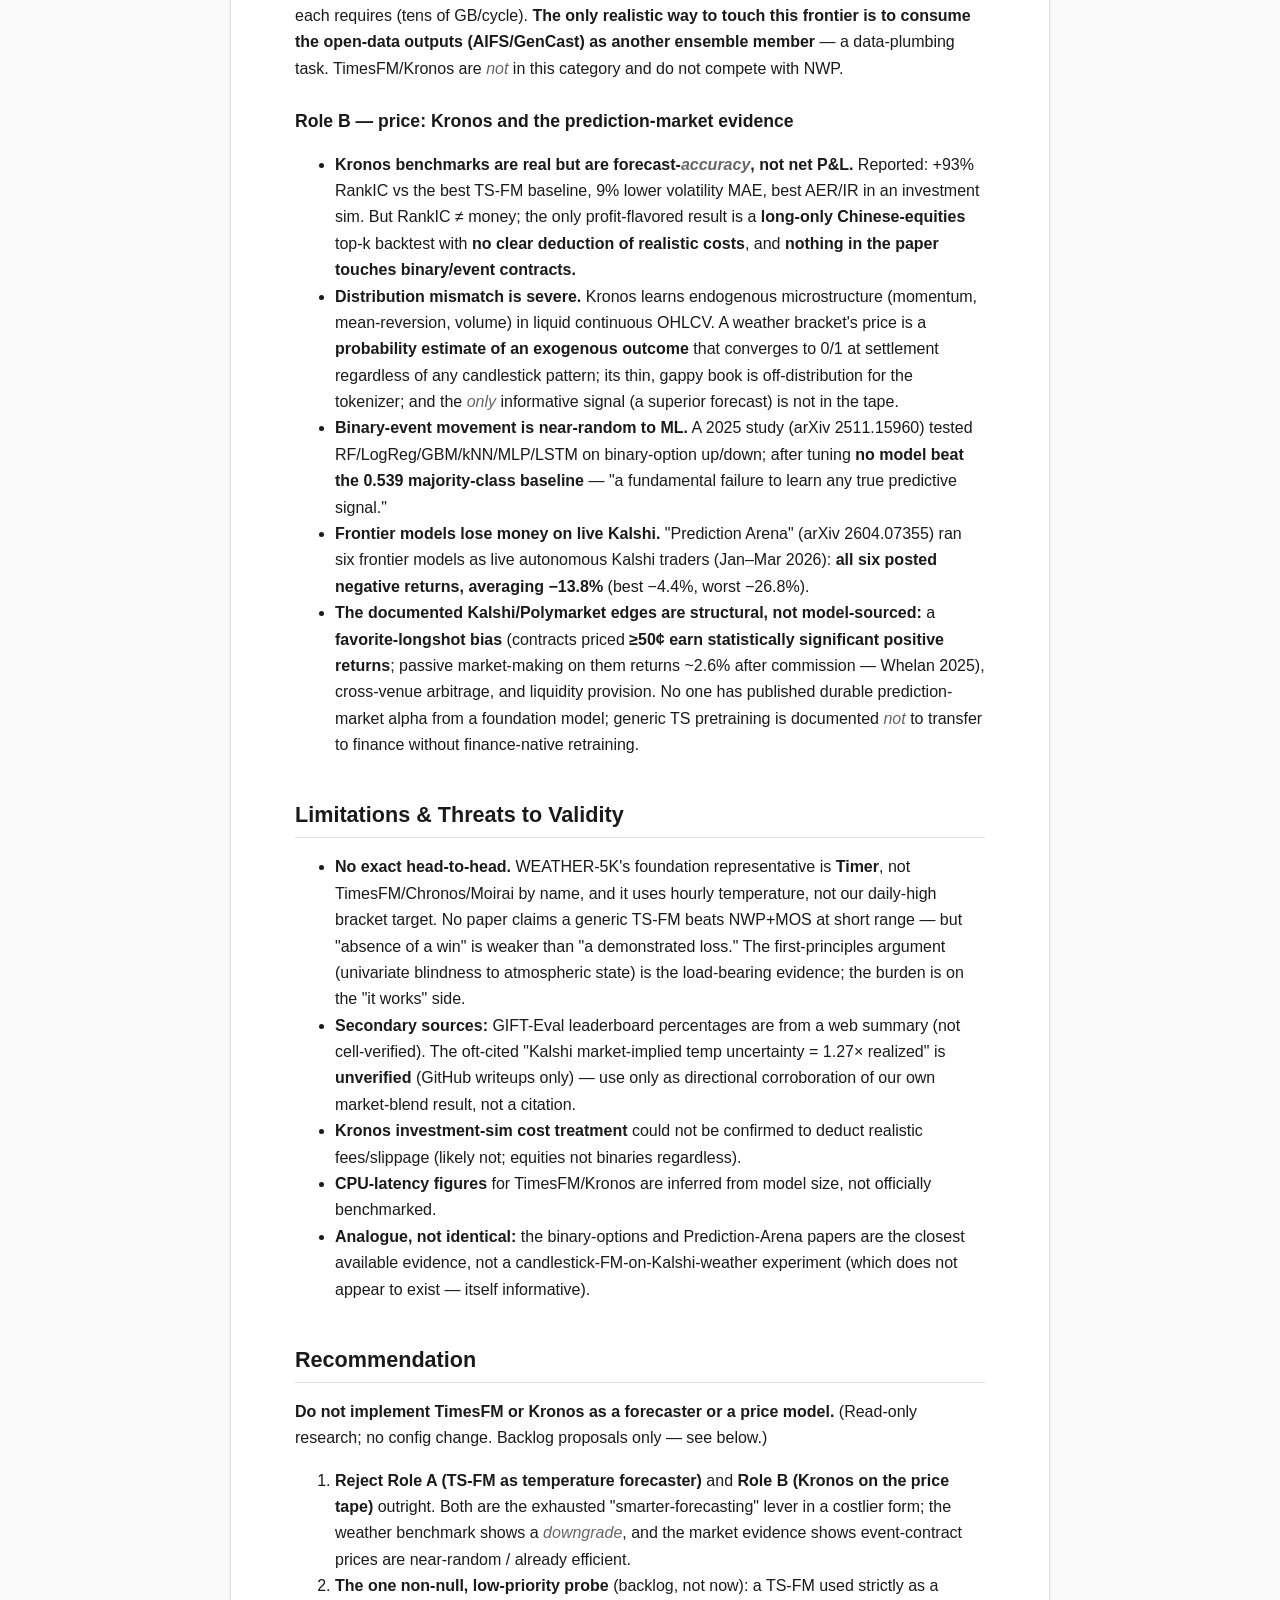
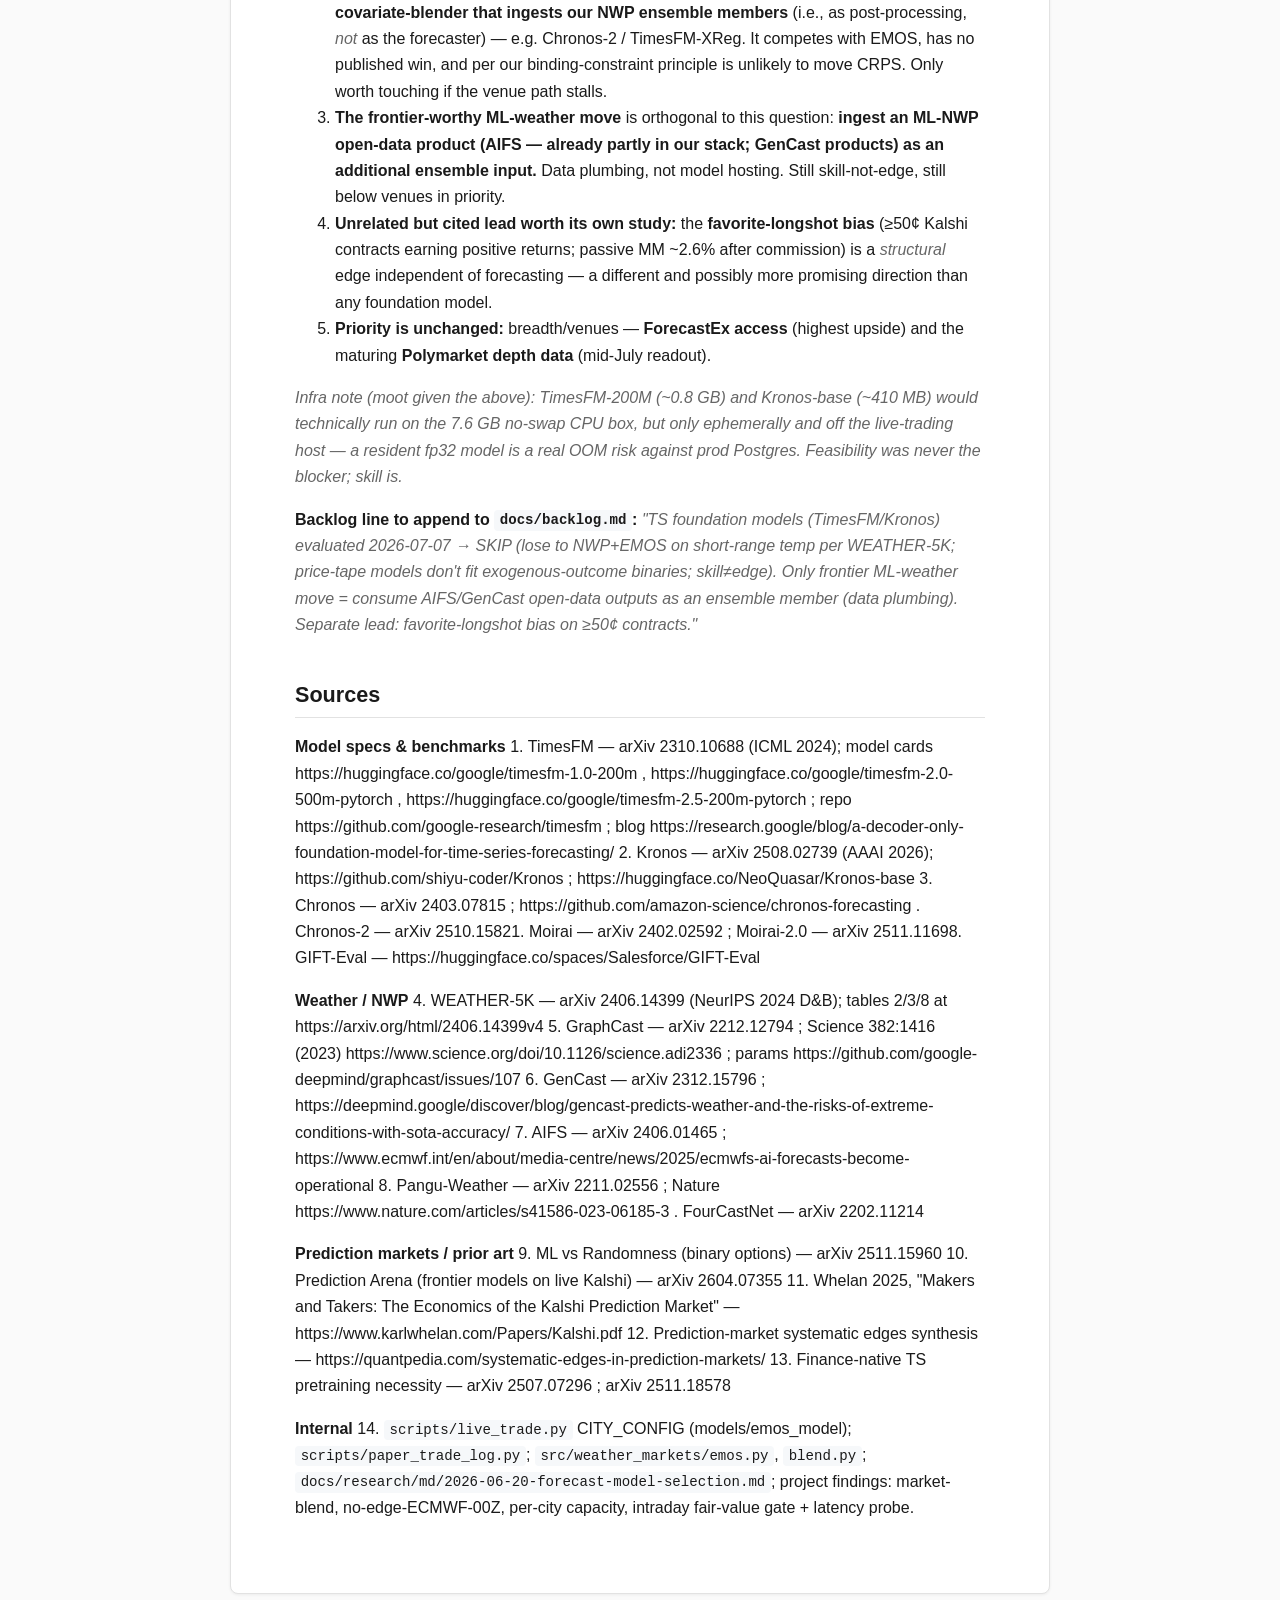
<file: docs/research/html/2026-07-07-timesfm-kronos-foundation-models.html>
<!DOCTYPE html>
<html lang="en">
<head>
<meta charset="utf-8">
<meta name="viewport" content="width=device-width, initial-scale=1">
<title>Should we add a time-series foundation model (TimesFM or Kronos) to the temperature-trading stack?</title>
<style>
:root { --fg:#1a1a1a; --muted:#666; --accent:#0b8457; --border:#e2e2e2;
  --bg:#fff; --code-bg:#f6f8fa; }
* { box-sizing:border-box; }
body { margin:0; background:#fafafa; color:var(--fg);
  font-family:-apple-system,BlinkMacSystemFont,"Segoe UI",Roboto,Helvetica,Arial,sans-serif;
  line-height:1.65; font-size:16px; }
.paper { max-width:820px; margin:48px auto; padding:56px 64px; background:var(--bg);
  border:1px solid var(--border); border-radius:8px; box-shadow:0 1px 3px rgba(0,0,0,.06); }
h1 { font-size:2rem; line-height:1.2; margin:0 0 .25em;
  border-bottom:2px solid var(--fg); padding-bottom:.3em; }
h2 { font-size:1.35rem; margin:1.8em 0 .6em;
  border-bottom:1px solid var(--border); padding-bottom:.2em; }
h3 { font-size:1.1rem; margin:1.4em 0 .5em; }
em { color:var(--muted); }
a { color:#0366d6; text-decoration:none; }
a:hover { text-decoration:underline; }
table { border-collapse:collapse; width:100%; margin:1.2em 0; font-size:.93rem; }
th, td { border:1px solid var(--border); padding:8px 12px; text-align:left; }
th { background:var(--code-bg); font-weight:600; }
tr:nth-child(even) td { background:#fbfbfb; }
code { font-family:"SF Mono",ui-monospace,Menlo,Consolas,monospace; font-size:.88em;
  background:var(--code-bg); padding:.15em .4em; border-radius:4px; }
pre { background:var(--code-bg); border:1px solid var(--border); border-radius:6px;
  padding:14px 16px; overflow:auto; }
pre code { background:none; padding:0; }
blockquote { margin:1.2em 0; padding:.4em 1em; border-left:4px solid var(--accent);
  background:#f7fbf9; color:var(--muted); }
hr { border:none; border-top:1px solid var(--border); margin:2em 0; }
@media print { body { background:#fff; }
  .paper { border:none; box-shadow:none; margin:0; max-width:none; } }
</style>
</head>
<body>
<main class="paper">
<h1 id="should-we-add-a-time-series-foundation-model-timesfm-or-kronos-to-the-temperature-trading-stack">Should we add a time-series foundation model (TimesFM or Kronos) to the temperature-trading stack?</h1>
<p><em>2026-07-07 · status: final</em></p>
<h2 id="question">Question</h2>
<p>Two frontier time-series foundation models — <strong>TimesFM</strong> (Google) and <strong>Kronos</strong> (Tsinghua) — are attracting attention. Should either be implemented into our Kalshi daily-high-temperature strategy (stack: GEFS+IFS+HRRR → EMOS → Benter market-blend)? A foundation model could in principle play one of two roles, and they are completely different problems:</p>
<ul>
<li><strong>Role A — forecast the <em>weather</em></strong> (predict the daily high better than our NWP→EMOS pipeline), or</li>
<li><strong>Role B — forecast the <em>price</em></strong> (predict Kalshi contract price moves for a trading/execution edge).</li>
</ul>
<p>This paper answers both with primary-source numbers, and frames the answer against (i) the <em>real</em> ML-weather frontier (GraphCast/GenCast/AIFS) and (ii) our current priority (venue/breadth expansion).</p>
<h2 id="tldr-verdict">TL;DR / Verdict</h2>
<p><strong>Skip both. Confidence: HIGH.</strong></p>
<ul>
<li><strong>Role A (weather):</strong> Generic univariate TS foundation models <strong>lose to physics NWP + post-processing at short-range station temperature.</strong> The one benchmark that tests this class head-to-head against operational NWP (WEATHER-5K, NeurIPS 2024) shows <strong>ECMWF-HRES beats all 16 data-driven models on temperature</strong>, the pretrained "large time model" (Timer, the closest TimesFM/Kronos analog) is <strong>~29% worse at 24 h and worst at the extremes</strong> the brackets are priced on. TimesFM/Kronos are structurally <strong>blind to the atmospheric state</strong> that carries 1–3-day skill — the exact information our GEFS+IFS+HRRR→EMOS stack already uses. They would be a downgrade, not an upgrade.</li>
<li><strong>Role B (price):</strong> Kronos reads the <em>candlestick tape</em>, but a weather bracket's value is a martingale estimate of an <strong>exogenous physical outcome</strong> — the informative signal (a better forecast) is <em>not in the price tape at all</em>. Binary-event price movement is empirically <strong>near-random to ML</strong> (no model beat a 0.539 coin-flip baseline), and six frontier models trading <strong>live Kalshi lost money (avg −13.8%)</strong>. This is the "market out-predicts us / skill ≠ edge" wall this project has hit repeatedly, in a more expensive form.</li>
<li><strong>The frontier-worthy ML-weather move</strong> is not hosting a TS-FM at all — it is <strong>consuming an ML-NWP open-data product (AIFS, already in our ingest; GenCast) as another ensemble input.</strong> That is data plumbing, not model hosting, and even then it is skill-not-edge and lower priority than venues.</li>
</ul>
<p><strong>Biggest caveat:</strong> there is no published head-to-head of <em>TimesFM/Chronos/Moirai by name</em> vs NWP+EMOS on station <em>daily-high</em> temperature — WEATHER-5K's foundation representative is Timer. Absence isn't proof, but the burden of evidence sits entirely on the "it works" side and is unmet.</p>
<h2 id="methods-data">Methods &amp; Data</h2>
<p><strong>Internal (read-only).</strong> Confirmed the live model set and pipeline from source: <code>grep</code> of <code>scripts/live_trade.py</code> CITY_CONFIG (<code>models</code>, <code>emos_model</code>) and <code>scripts/paper_trade_log.py</code>; read <code>src/weather_markets/emos.py</code> and <code>src/weather_markets/blend.py</code>; cross-referenced prior research docs (<code>docs/research/md/2026-06-20-forecast-model-selection.md</code>) and project findings (market-blend, no-edge-ECMWF-00Z, per-city capacity, intraday fair-value gate + latency probe).</p>
<p><strong>External.</strong> Three parallel research agents, each instructed to verify every claim against its primary source (arXiv, HuggingFace model cards, official repos/blogs, benchmark papers) and cite the URL: (1) TimesFM + generic TS-FMs + the weather-benchmark question; (2) Kronos + financial benchmarks + fit to binary event contracts; (3) the ML-NWP frontier + prior art (weather and prediction markets) + compute/infra reality. Sources listed at the end.</p>
<h2 id="internal-findings">Internal Findings</h2>
<p><strong>Our current stack already does the thing a foundation model would be brought in to do — with the right tool.</strong></p>
<table>
<thead>
<tr>
<th>Component</th>
<th>What we run</th>
<th>Source</th>
</tr>
</thead>
<tbody>
<tr>
<td>Forecast (Chicago/KORD)</td>
<td>EMOS <code>combined_hrrr</code> = GEFS+IFS+HRRR, 00Z</td>
<td><code>live_trade.py:90-91</code></td>
</tr>
<tr>
<td>Forecast (Miami/KMIA, Dallas/KDFW)</td>
<td>EMOS <code>combined</code> = GEFS+IFS, 00Z</td>
<td><code>live_trade.py:130-131,177-178</code></td>
</tr>
<tr>
<td>Calibration</td>
<td>EMOS rolling-window (μ=a+b·mean, σ²=c+d·std²)</td>
<td><code>src/weather_markets/emos.py</code></td>
</tr>
<tr>
<td>Market blend</td>
<td>Benter logit: <code>logit(P_blend)=α+β_model·logit(P_model)+β_market·logit(P_market)</code></td>
<td><code>src/weather_markets/blend.py</code></td>
</tr>
<tr>
<td>Ingest</td>
<td>GEFS, ECMWF/IFS, HRRR</td>
<td><code>src/weather_markets/ingest/</code></td>
</tr>
</tbody>
</table>
<p>Two project findings make the foundation-model question nearly moot before we start:</p>
<ol>
<li><strong>Skill ≠ edge, already demonstrated repeatedly.</strong> Adding models (NBM, AIFS, HRRR outside Chicago) improved forecast <em>skill</em> but did <strong>not</strong> improve trading <em>edge</em> (<code>2026-06-20-forecast-model-selection.md</code>; AIFS was evaluated on branch <code>research/p1-aifs</code> and left unadopted as marginal). A foundation model is the same "add a better model" hypothesis in a larger, costlier package.</li>
<li><strong>The market out-predicts us.</strong> The intraday fair-value gate (2026-07-05) showed the <em>market price</em> is already better-calibrated and lower-Brier than our fair at every decision hour, and the latency probe showed no capturable lag. Our edge is a <strong>thin margin on top of an efficient market</strong>, captured via the blend — not an ability to out-forecast it. A price-forecasting model (Role B) has nothing to exploit in a market we have measured to be efficient.</li>
</ol>
<h2 id="external-context">External Context</h2>
<h3 id="what-the-two-models-actually-are">What the two models actually are</h3>
<table>
<thead>
<tr>
<th></th>
<th><strong>TimesFM</strong> (Google)</th>
<th><strong>Kronos</strong> (Tsinghua)</th>
</tr>
</thead>
<tbody>
<tr>
<td>Aimed at</td>
<td>General univariate time series</td>
<td><strong>Financial</strong> OHLCV / candlesticks</td>
</tr>
<tr>
<td>Architecture</td>
<td>Decoder-only <em>patched</em> transformer</td>
<td>Decoder-only; <strong>BSQ tokenizer</strong> over K-lines + AR transformer</td>
</tr>
<tr>
<td>Sizes</td>
<td>1.0=200M (ctx 512); 2.0=500M (ctx 2048); 2.5=200M (ctx 16k)</td>
<td>mini 4.1M · small 24.7M · base 102.3M · large 499.2M (unreleased)</td>
</tr>
<tr>
<td>Training corpus</td>
<td>~100B time-points (Google Trends + Wikipedia + synthetic; 2.0 adds LOTSA incl. ERA5/CMIP6)</td>
<td>&gt;12B K-lines, 45 exchanges, 7 granularities</td>
</tr>
<tr>
<td>License</td>
<td>Apache-2.0</td>
<td>MIT</td>
</tr>
<tr>
<td>Footprint</td>
<td>~0.8 GB (200M) / ~2 GB (500M) F32; CPU backend</td>
<td>base ~410 MB; CPU, seconds</td>
</tr>
<tr>
<td>Venue</td>
<td>ICML 2024 (arXiv 2310.10688)</td>
<td>AAAI 2026 (arXiv 2508.02739)</td>
</tr>
</tbody>
</table>
<p>Peer generic TS-FMs (Chronos/Chronos-2, Moirai/Moirai-2.0) sit in the same top tier as TimesFM-2.5 on <em>general</em> TS benchmarks (GIFT-Eval) — none dramatically ahead. None of that tier ranking speaks to weather-vs-NWP.</p>
<h3 id="role-a-weather-the-decisive-benchmark-weather-5k-neurips-2024">Role A — weather: the decisive benchmark (WEATHER-5K, NeurIPS 2024)</h3>
<p>~5,672 global stations, hourly, TSF models vs operational <strong>ECMWF-HRES</strong> interpolated to stations. Temperature MAE (≈ °C):</p>
<table>
<thead>
<tr>
<th>Model</th>
<th>Temp MAE @ 24 h</th>
<th>Full-horizon avg</th>
</tr>
</thead>
<tbody>
<tr>
<td><strong>ECMWF-HRES (operational NWP)</strong></td>
<td><strong>1.76</strong></td>
<td><strong>1.94</strong></td>
</tr>
<tr>
<td>Pyraformer (best plain TSF)</td>
<td>1.75</td>
<td>2.49</td>
</tr>
<tr>
<td>iTransformer</td>
<td>1.82</td>
<td>2.64</td>
</tr>
<tr>
<td><strong>Timer (pretrained TS-FM analog)</strong></td>
<td><strong>2.27</strong></td>
<td>2.97</td>
</tr>
<tr>
<td>DLinear</td>
<td>2.71</td>
<td>3.57</td>
</tr>
<tr>
<td>PhysicsFormer (physics + station graph)</td>
<td>1.55</td>
<td>2.34</td>
</tr>
</tbody>
</table>
<ul>
<li>HRES "<strong>outperforms all existing TSF methods across nearly all variables</strong>"; on the full horizon it beats <strong>every</strong> TSF model. NWP dominance grows with lead time.</li>
<li>The pretrained large-time-model <strong>Timer (2.27 @24h) is the worst credible option</strong> — worse than even a small purpose-trained transformer.</li>
<li>The <strong>only</strong> model to beat HRES at short range is <strong>PhysicsFormer</strong> — precisely because it is <em>not</em> univariate (it adds a physics core + spatial graph). This reinforces <em>why</em> NWP wins.</li>
<li><strong>Extremes:</strong> HRES temperature SEDI ≈ <strong>37.4</strong> vs plain TSF ≈ 10–14. NWP is far better at the tails — exactly what a daily-high <em>bracket</em> is priced on.</li>
</ul>
<p><strong>Mechanism:</strong> TimesFM/Chronos forecast a station's future from its own past values, <strong>blind to the current 3-D atmospheric state</strong> (pressure, fronts, advection, moisture) that determines tomorrow's high. NWP integrates the physics forward from an initialized state; EMOS then debiases it against local history — capturing the <em>same</em> climatology signal a TS-FM would learn, <strong>on top of</strong> the physics it lacks. A univariate TS-FM can only ever recover a strict subset of what NWP+EMOS already exploits. (TS-FMs are competitive only at long-range/S2S where NWP decays to climatology, or at data-poor stations with no NWP — neither is our situation.)</p>
<h3 id="the-real-ml-weather-frontier-a-different-category">The real ML-weather frontier (a different category)</h3>
<p>Models that genuinely <strong>match/beat operational NWP</strong> all train on the <strong>full gridded atmospheric state</strong> (ERA5), not a scalar history:</p>
<table>
<thead>
<tr>
<th>Model</th>
<th>Headline result vs NWP</th>
<th>Runnable on our box?</th>
</tr>
</thead>
<tbody>
<tr>
<td><strong>GenCast</strong> (DeepMind, diffusion ensemble)</td>
<td>Beats ECMWF <strong>ENS on 97.2%</strong> of 1,320 targets</td>
<td>No — ~300 GB RAM / 60 GB vRAM at 0.25°</td>
</tr>
<tr>
<td><strong>GraphCast</strong> (DeepMind, GNN)</td>
<td>Beats <strong>HRES on 90%</strong> of 1,380 targets; 36.7M params</td>
<td>No — needs TPU/GPU + full global grid input</td>
</tr>
<tr>
<td><strong>AIFS</strong> (ECMWF)</td>
<td><strong>Operational Feb 2025</strong>, ~20% gains on TC tracks; <strong>open data</strong></td>
<td>Not hosted — but its <strong>outputs are open data we already ingest</strong></td>
</tr>
<tr>
<td><strong>Pangu-Weather</strong> (Huawei, 256M)</td>
<td>First AI to beat <strong>IFS on all vars, all ranges 1h–1wk</strong></td>
<td>No — GPU + gridded IC</td>
</tr>
</tbody>
</table>
<p>The decisive blocker for hosting these isn't just GPU — it's the <strong>global gridded initial condition</strong> each requires (tens of GB/cycle). <strong>The only realistic way to touch this frontier is to consume the open-data outputs (AIFS/GenCast) as another ensemble member</strong> — a data-plumbing task. TimesFM/Kronos are <em>not</em> in this category and do not compete with NWP.</p>
<h3 id="role-b-price-kronos-and-the-prediction-market-evidence">Role B — price: Kronos and the prediction-market evidence</h3>
<ul>
<li><strong>Kronos benchmarks are real but are forecast-<em>accuracy</em>, not net P&amp;L.</strong> Reported: +93% RankIC vs the best TS-FM baseline, 9% lower volatility MAE, best AER/IR in an investment sim. But RankIC ≠ money; the only profit-flavored result is a <strong>long-only Chinese-equities</strong> top-k backtest with <strong>no clear deduction of realistic costs</strong>, and <strong>nothing in the paper touches binary/event contracts.</strong></li>
<li><strong>Distribution mismatch is severe.</strong> Kronos learns endogenous microstructure (momentum, mean-reversion, volume) in liquid continuous OHLCV. A weather bracket's price is a <strong>probability estimate of an exogenous outcome</strong> that converges to 0/1 at settlement regardless of any candlestick pattern; its thin, gappy book is off-distribution for the tokenizer; and the <em>only</em> informative signal (a superior forecast) is not in the tape.</li>
<li><strong>Binary-event movement is near-random to ML.</strong> A 2025 study (arXiv 2511.15960) tested RF/LogReg/GBM/kNN/MLP/LSTM on binary-option up/down; after tuning <strong>no model beat the 0.539 majority-class baseline</strong> — "a fundamental failure to learn any true predictive signal."</li>
<li><strong>Frontier models lose money on live Kalshi.</strong> "Prediction Arena" (arXiv 2604.07355) ran six frontier models as live autonomous Kalshi traders (Jan–Mar 2026): <strong>all six posted negative returns, averaging −13.8%</strong> (best −4.4%, worst −26.8%).</li>
<li><strong>The documented Kalshi/Polymarket edges are structural, not model-sourced:</strong> a <strong>favorite-longshot bias</strong> (contracts priced <strong>≥50¢ earn statistically significant positive returns</strong>; passive market-making on them returns ~2.6% after commission — Whelan 2025), cross-venue arbitrage, and liquidity provision. No one has published durable prediction-market alpha from a foundation model; generic TS pretraining is documented <em>not</em> to transfer to finance without finance-native retraining.</li>
</ul>
<h2 id="limitations-threats-to-validity">Limitations &amp; Threats to Validity</h2>
<ul>
<li><strong>No exact head-to-head.</strong> WEATHER-5K's foundation representative is <strong>Timer</strong>, not TimesFM/Chronos/Moirai by name, and it uses hourly temperature, not our daily-high bracket target. No paper claims a generic TS-FM beats NWP+MOS at short range — but "absence of a win" is weaker than "a demonstrated loss." The first-principles argument (univariate blindness to atmospheric state) is the load-bearing evidence; the burden is on the "it works" side.</li>
<li><strong>Secondary sources:</strong> GIFT-Eval leaderboard percentages are from a web summary (not cell-verified). The oft-cited "Kalshi market-implied temp uncertainty = 1.27× realized" is <strong>unverified</strong> (GitHub writeups only) — use only as directional corroboration of our own market-blend result, not a citation.</li>
<li><strong>Kronos investment-sim cost treatment</strong> could not be confirmed to deduct realistic fees/slippage (likely not; equities not binaries regardless).</li>
<li><strong>CPU-latency figures</strong> for TimesFM/Kronos are inferred from model size, not officially benchmarked.</li>
<li><strong>Analogue, not identical:</strong> the binary-options and Prediction-Arena papers are the closest available evidence, not a candlestick-FM-on-Kalshi-weather experiment (which does not appear to exist — itself informative).</li>
</ul>
<h2 id="recommendation">Recommendation</h2>
<p><strong>Do not implement TimesFM or Kronos as a forecaster or a price model.</strong> (Read-only research; no config change. Backlog proposals only — see below.)</p>
<ol>
<li><strong>Reject Role A (TS-FM as temperature forecaster)</strong> and <strong>Role B (Kronos on the price tape)</strong> outright. Both are the exhausted "smarter-forecasting" lever in a costlier form; the weather benchmark shows a <em>downgrade</em>, and the market evidence shows event-contract prices are near-random / already efficient.</li>
<li><strong>The one non-null, low-priority probe</strong> (backlog, not now): a TS-FM used strictly as a <strong>covariate-blender that ingests our NWP ensemble members</strong> (i.e., as post-processing, <em>not</em> as the forecaster) — e.g. Chronos-2 / TimesFM-XReg. It competes with EMOS, has no published win, and per our binding-constraint principle is unlikely to move CRPS. Only worth touching if the venue path stalls.</li>
<li><strong>The frontier-worthy ML-weather move</strong> is orthogonal to this question: <strong>ingest an ML-NWP open-data product (AIFS — already partly in our stack; GenCast products) as an additional ensemble input.</strong> Data plumbing, not model hosting. Still skill-not-edge, still below venues in priority.</li>
<li><strong>Unrelated but cited lead worth its own study:</strong> the <strong>favorite-longshot bias</strong> (≥50¢ Kalshi contracts earning positive returns; passive MM ~2.6% after commission) is a <em>structural</em> edge independent of forecasting — a different and possibly more promising direction than any foundation model.</li>
<li><strong>Priority is unchanged:</strong> breadth/venues — <strong>ForecastEx access</strong> (highest upside) and the maturing <strong>Polymarket depth data</strong> (mid-July readout).</li>
</ol>
<p><em>Infra note (moot given the above): TimesFM-200M (~0.8 GB) and Kronos-base (~410 MB) would technically run on the 7.6 GB no-swap CPU box, but only ephemerally and off the live-trading host — a resident fp32 model is a real OOM risk against prod Postgres. Feasibility was never the blocker; skill is.</em></p>
<p><strong>Backlog line to append to <code>docs/backlog.md</code>:</strong> <em>"TS foundation models (TimesFM/Kronos) evaluated 2026-07-07 → SKIP (lose to NWP+EMOS on short-range temp per WEATHER-5K; price-tape models don't fit exogenous-outcome binaries; skill≠edge). Only frontier ML-weather move = consume AIFS/GenCast open-data outputs as an ensemble member (data plumbing). Separate lead: favorite-longshot bias on ≥50¢ contracts."</em></p>
<h2 id="sources">Sources</h2>
<p><strong>Model specs &amp; benchmarks</strong>
1. TimesFM — arXiv 2310.10688 (ICML 2024); model cards https://huggingface.co/google/timesfm-1.0-200m , https://huggingface.co/google/timesfm-2.0-500m-pytorch , https://huggingface.co/google/timesfm-2.5-200m-pytorch ; repo https://github.com/google-research/timesfm ; blog https://research.google/blog/a-decoder-only-foundation-model-for-time-series-forecasting/
2. Kronos — arXiv 2508.02739 (AAAI 2026); https://github.com/shiyu-coder/Kronos ; https://huggingface.co/NeoQuasar/Kronos-base
3. Chronos — arXiv 2403.07815 ; https://github.com/amazon-science/chronos-forecasting . Chronos-2 — arXiv 2510.15821. Moirai — arXiv 2402.02592 ; Moirai-2.0 — arXiv 2511.11698. GIFT-Eval — https://huggingface.co/spaces/Salesforce/GIFT-Eval</p>
<p><strong>Weather / NWP</strong>
4. WEATHER-5K — arXiv 2406.14399 (NeurIPS 2024 D&amp;B); tables 2/3/8 at https://arxiv.org/html/2406.14399v4
5. GraphCast — arXiv 2212.12794 ; Science 382:1416 (2023) https://www.science.org/doi/10.1126/science.adi2336 ; params https://github.com/google-deepmind/graphcast/issues/107
6. GenCast — arXiv 2312.15796 ; https://deepmind.google/discover/blog/gencast-predicts-weather-and-the-risks-of-extreme-conditions-with-sota-accuracy/
7. AIFS — arXiv 2406.01465 ; https://www.ecmwf.int/en/about/media-centre/news/2025/ecmwfs-ai-forecasts-become-operational
8. Pangu-Weather — arXiv 2211.02556 ; Nature https://www.nature.com/articles/s41586-023-06185-3 . FourCastNet — arXiv 2202.11214</p>
<p><strong>Prediction markets / prior art</strong>
9. ML vs Randomness (binary options) — arXiv 2511.15960
10. Prediction Arena (frontier models on live Kalshi) — arXiv 2604.07355
11. Whelan 2025, "Makers and Takers: The Economics of the Kalshi Prediction Market" — https://www.karlwhelan.com/Papers/Kalshi.pdf
12. Prediction-market systematic edges synthesis — https://quantpedia.com/systematic-edges-in-prediction-markets/
13. Finance-native TS pretraining necessity — arXiv 2507.07296 ; arXiv 2511.18578</p>
<p><strong>Internal</strong>
14. <code>scripts/live_trade.py</code> CITY_CONFIG (models/emos_model); <code>scripts/paper_trade_log.py</code>; <code>src/weather_markets/emos.py</code>, <code>blend.py</code>; <code>docs/research/md/2026-06-20-forecast-model-selection.md</code>; project findings: market-blend, no-edge-ECMWF-00Z, per-city capacity, intraday fair-value gate + latency probe.</p>
</main>
</body>
</html>
</file>
